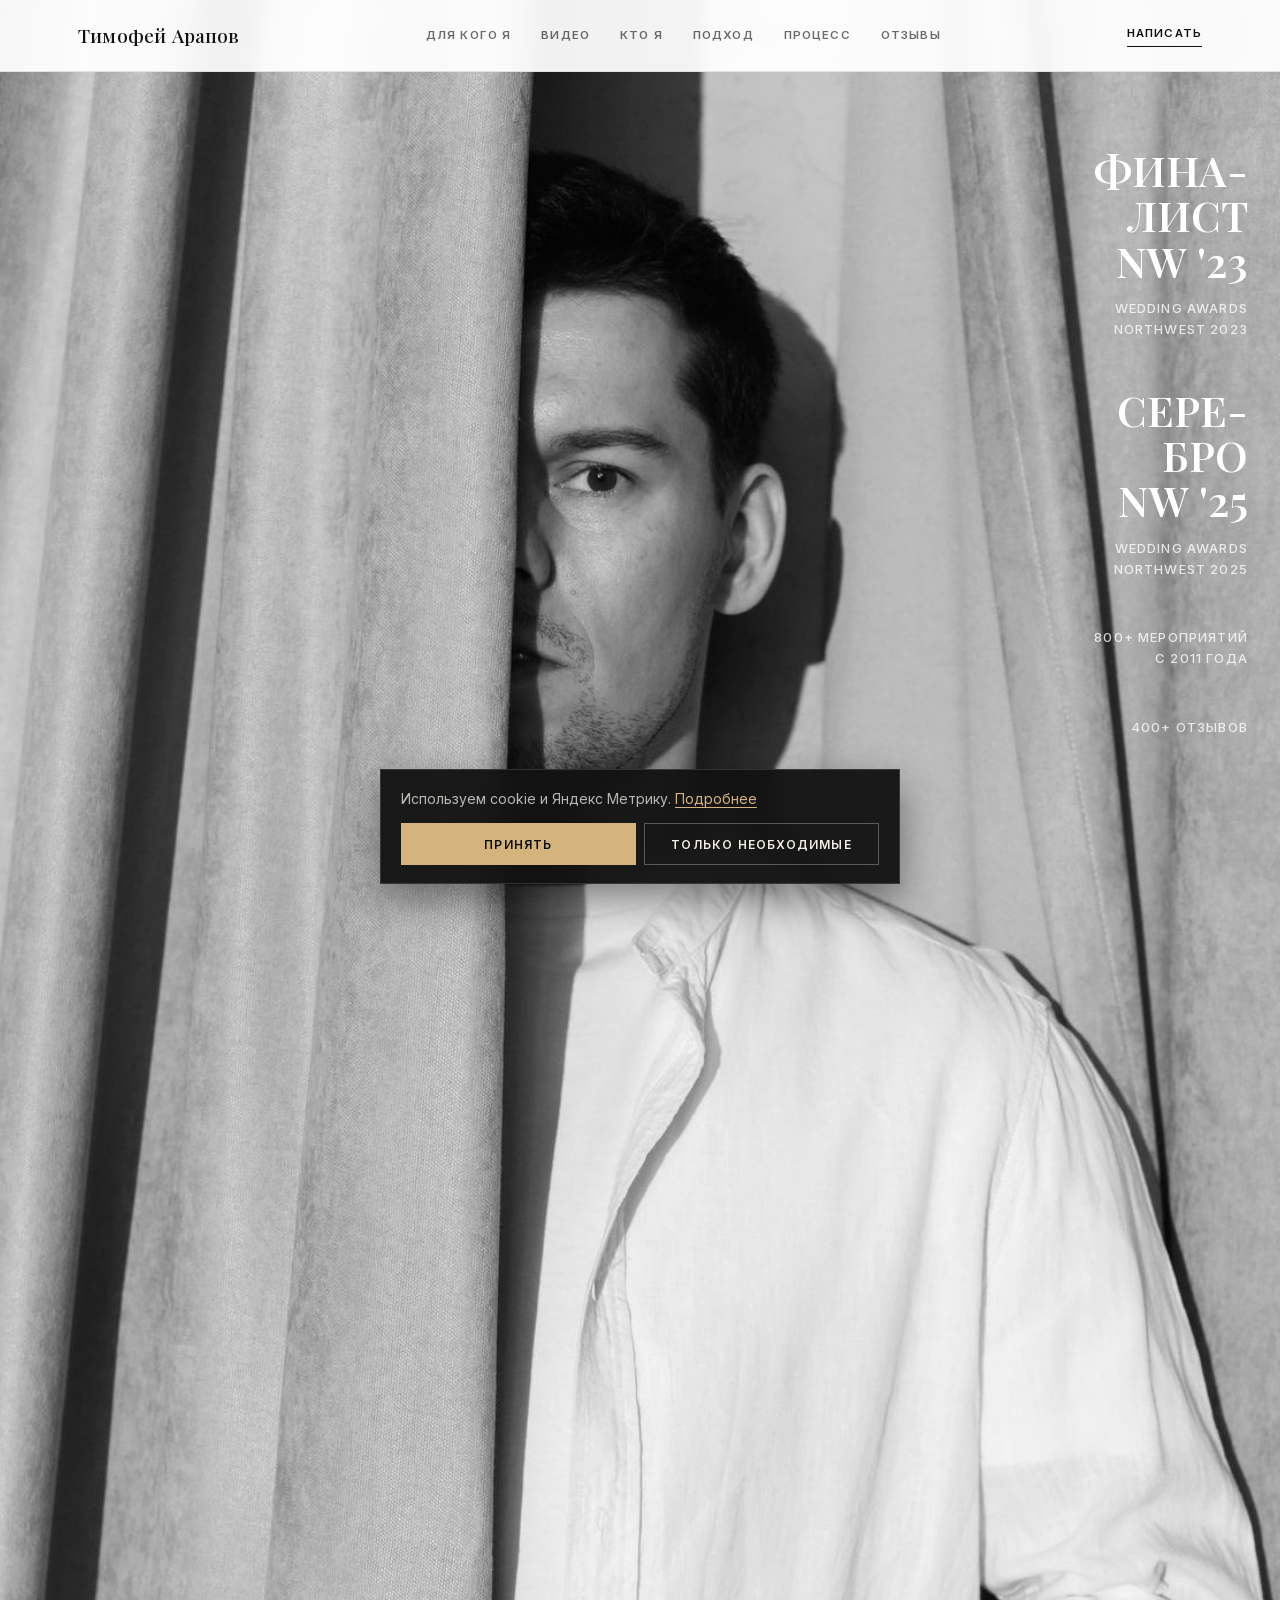
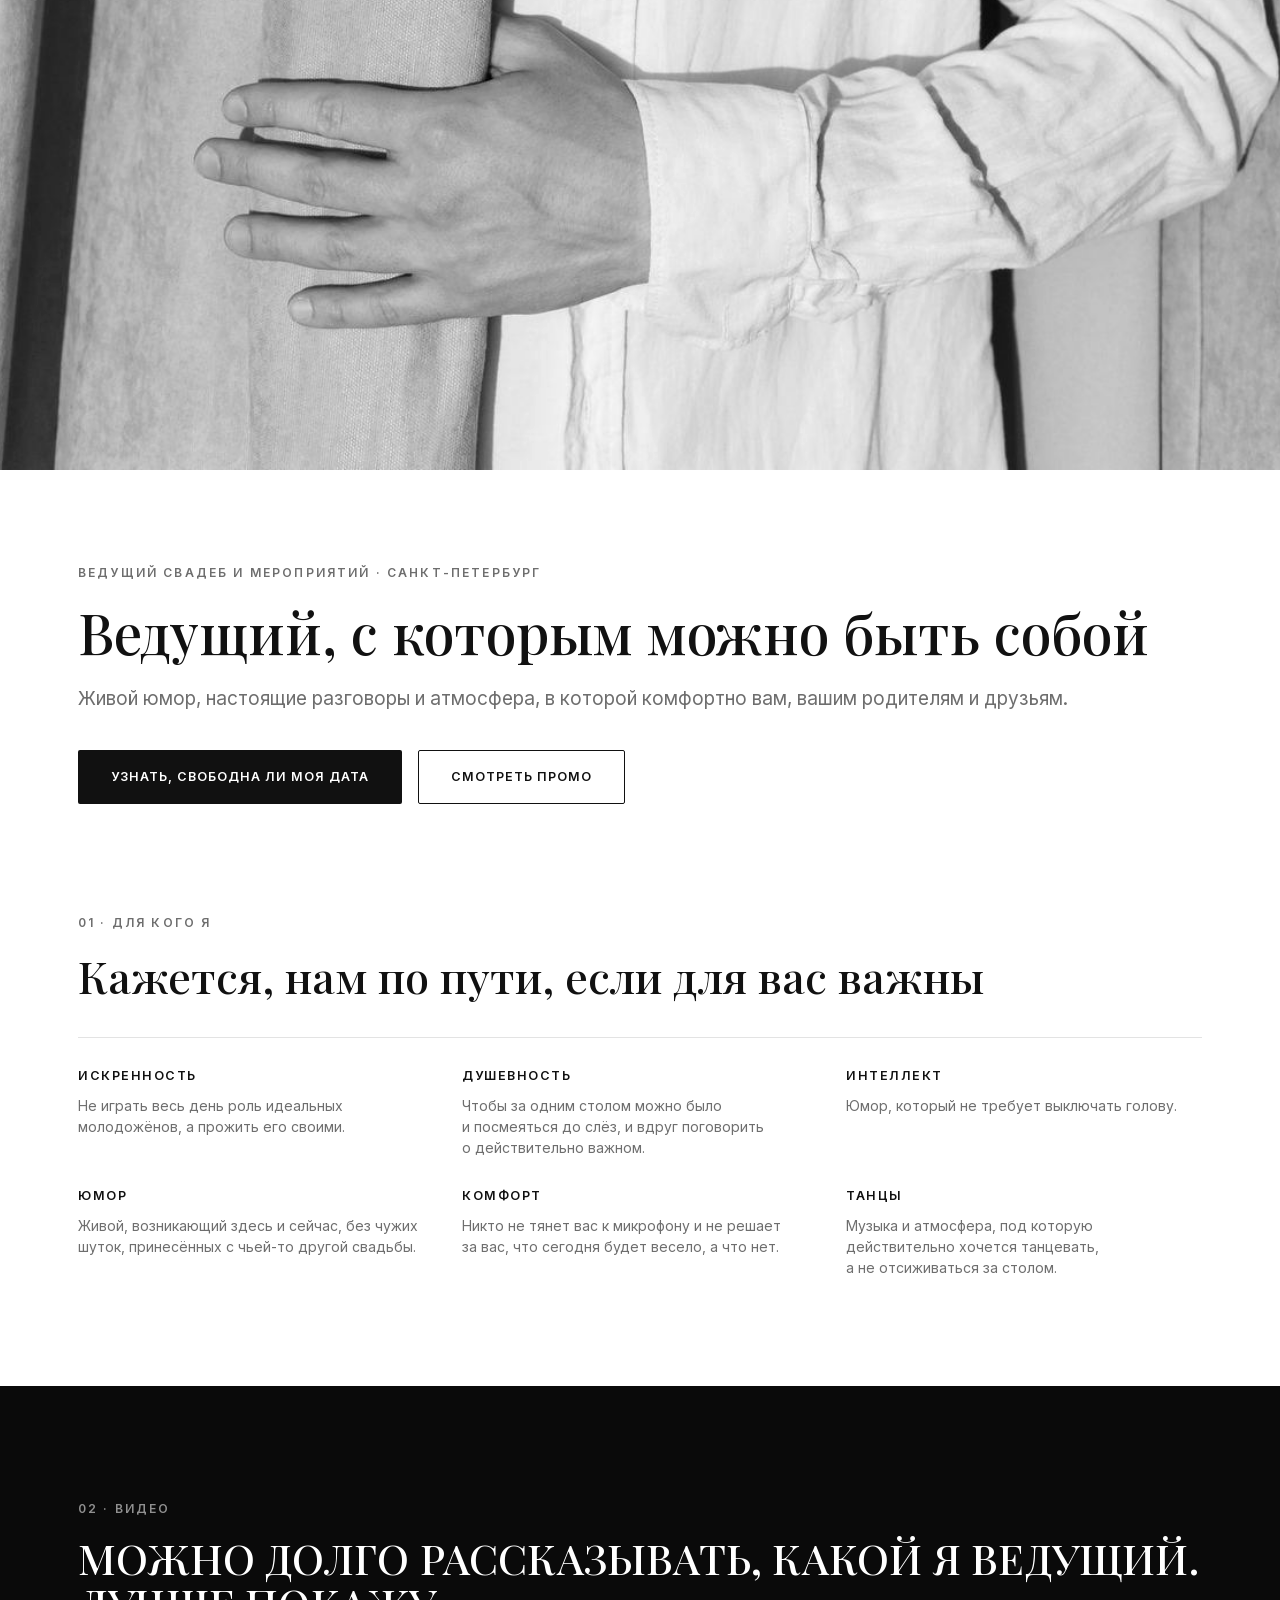
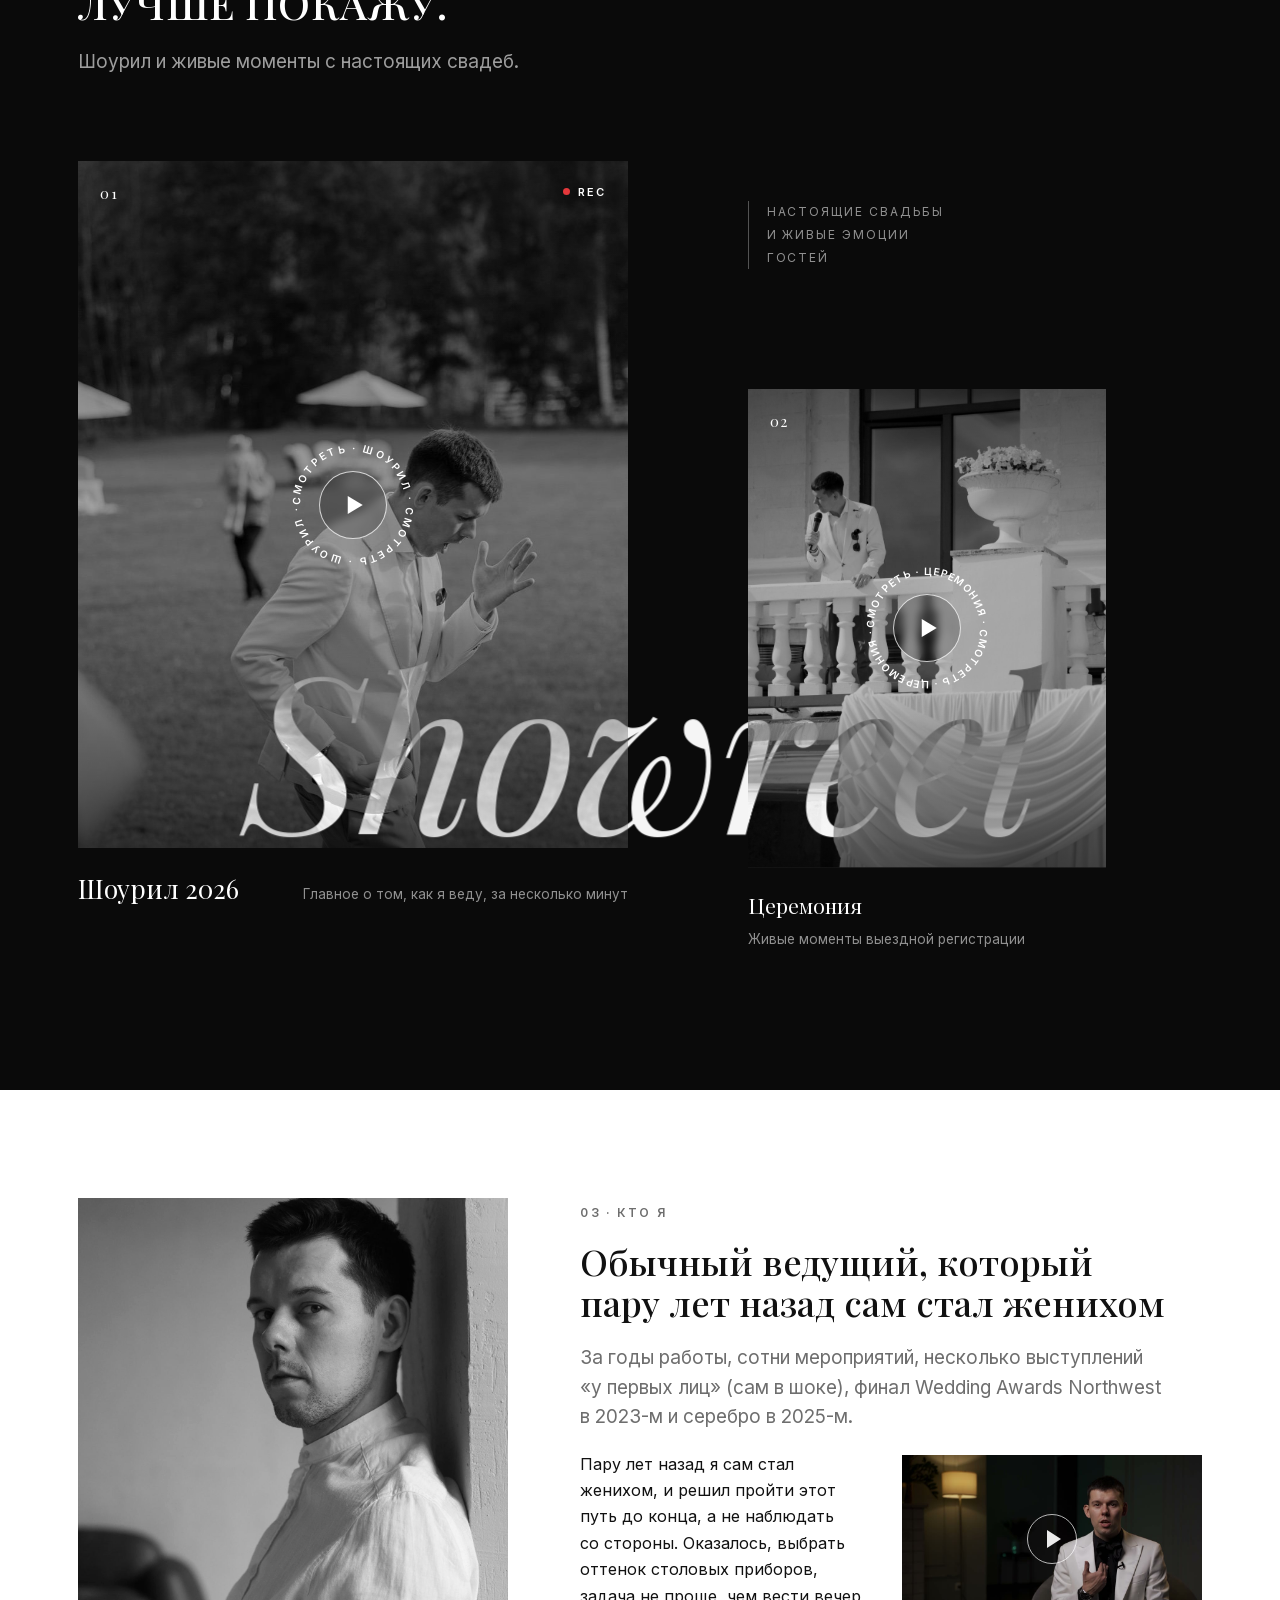
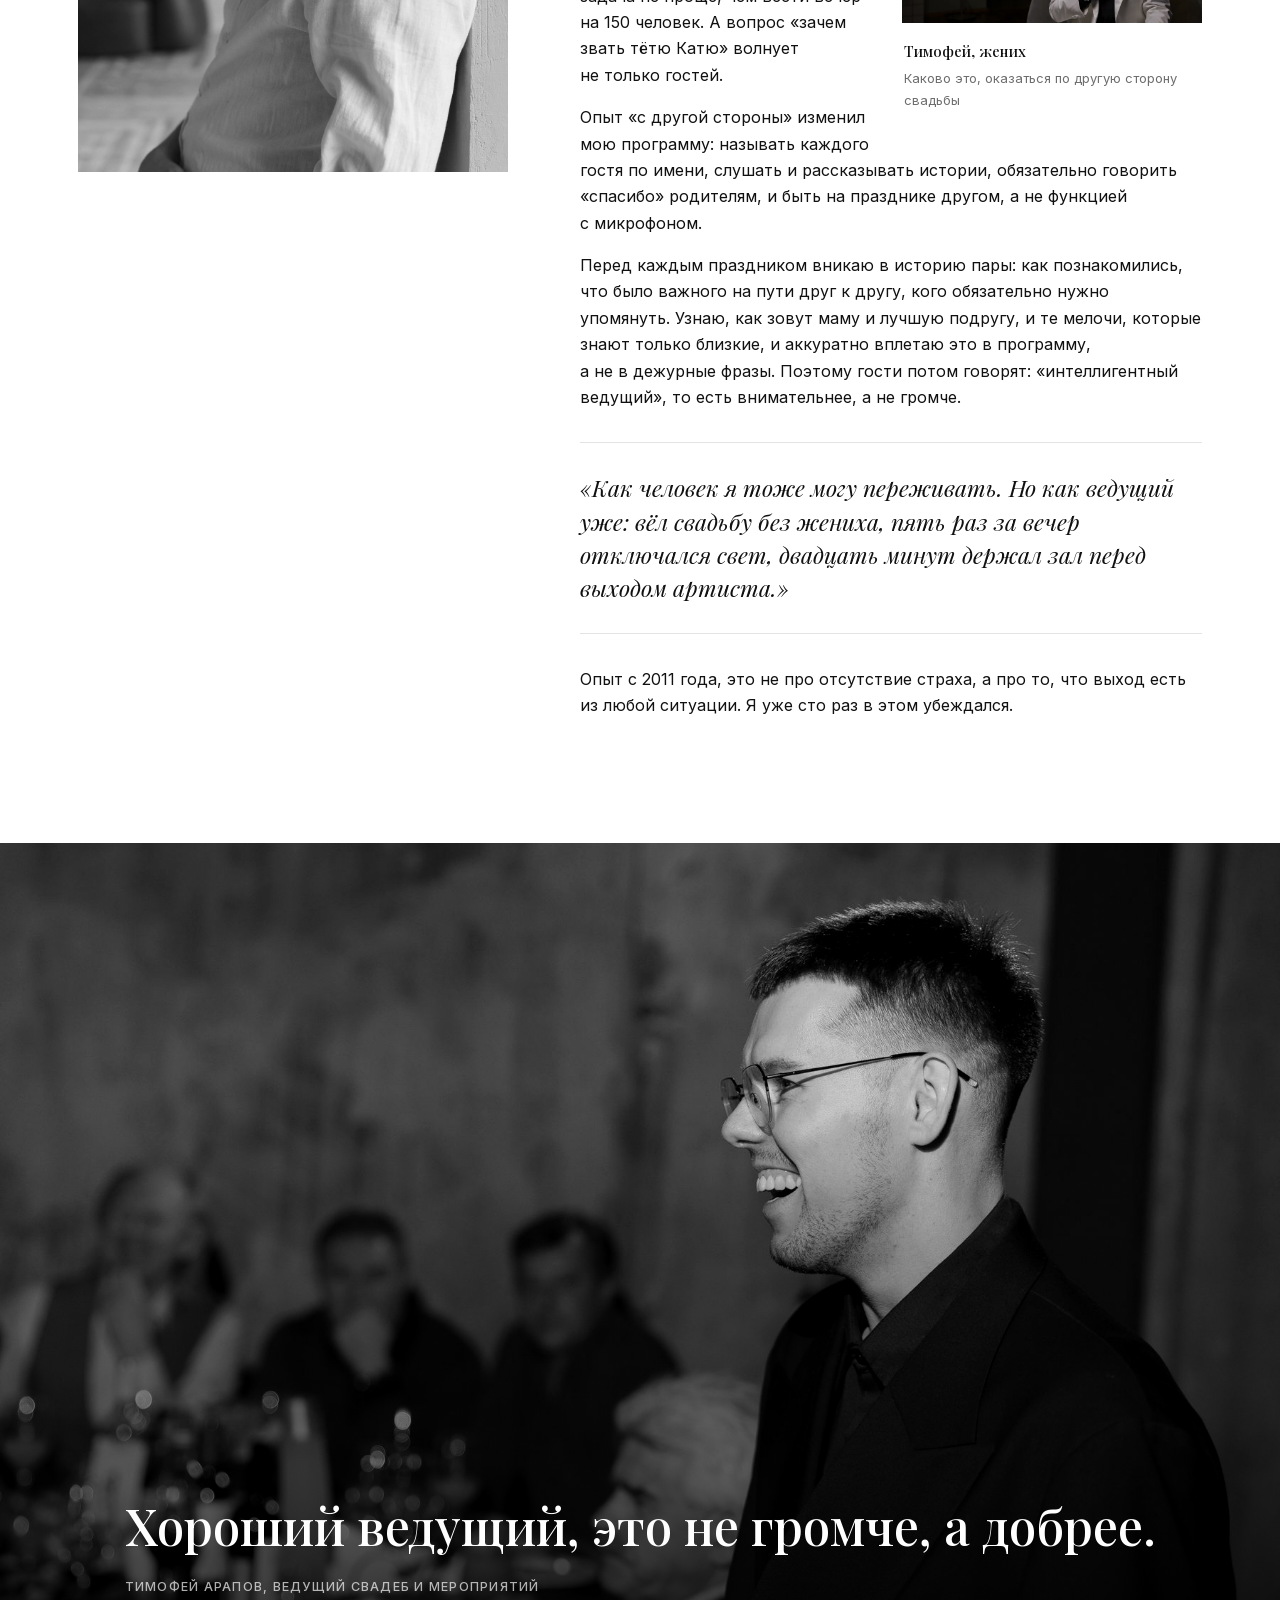
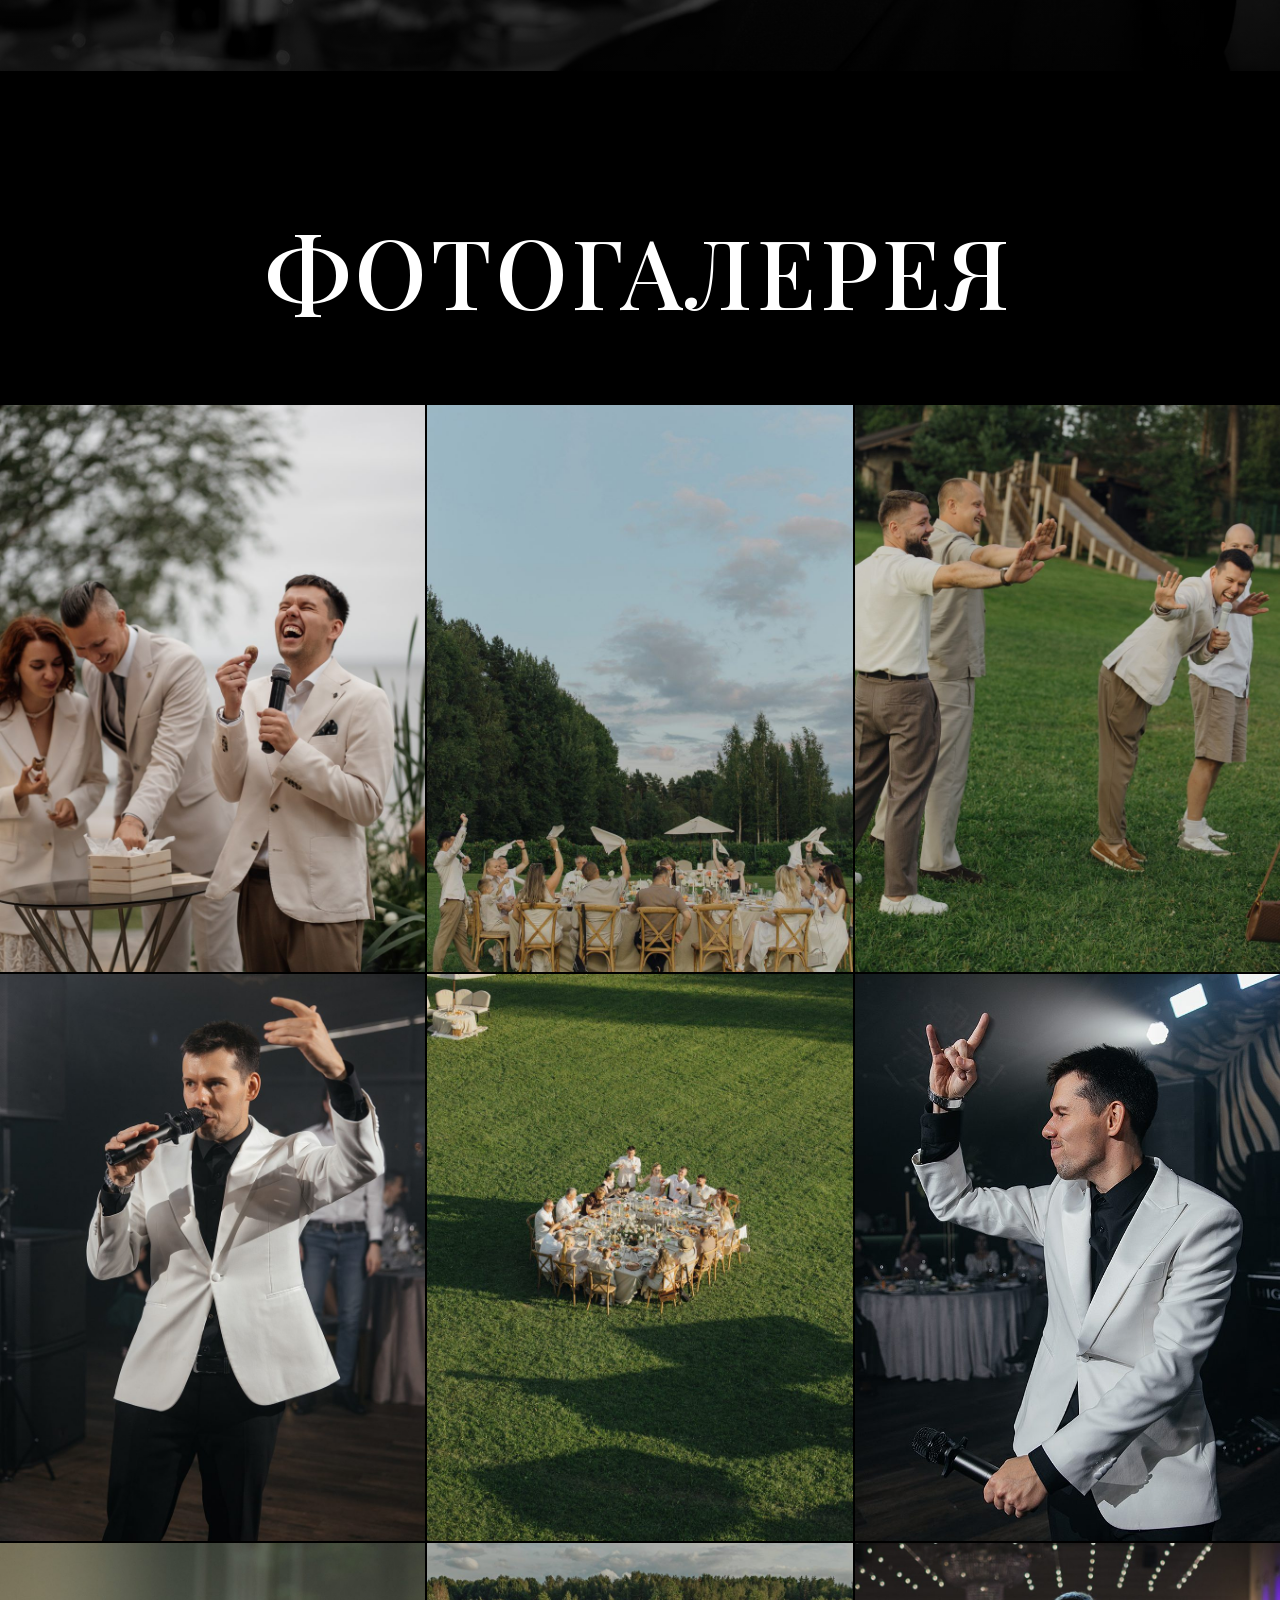
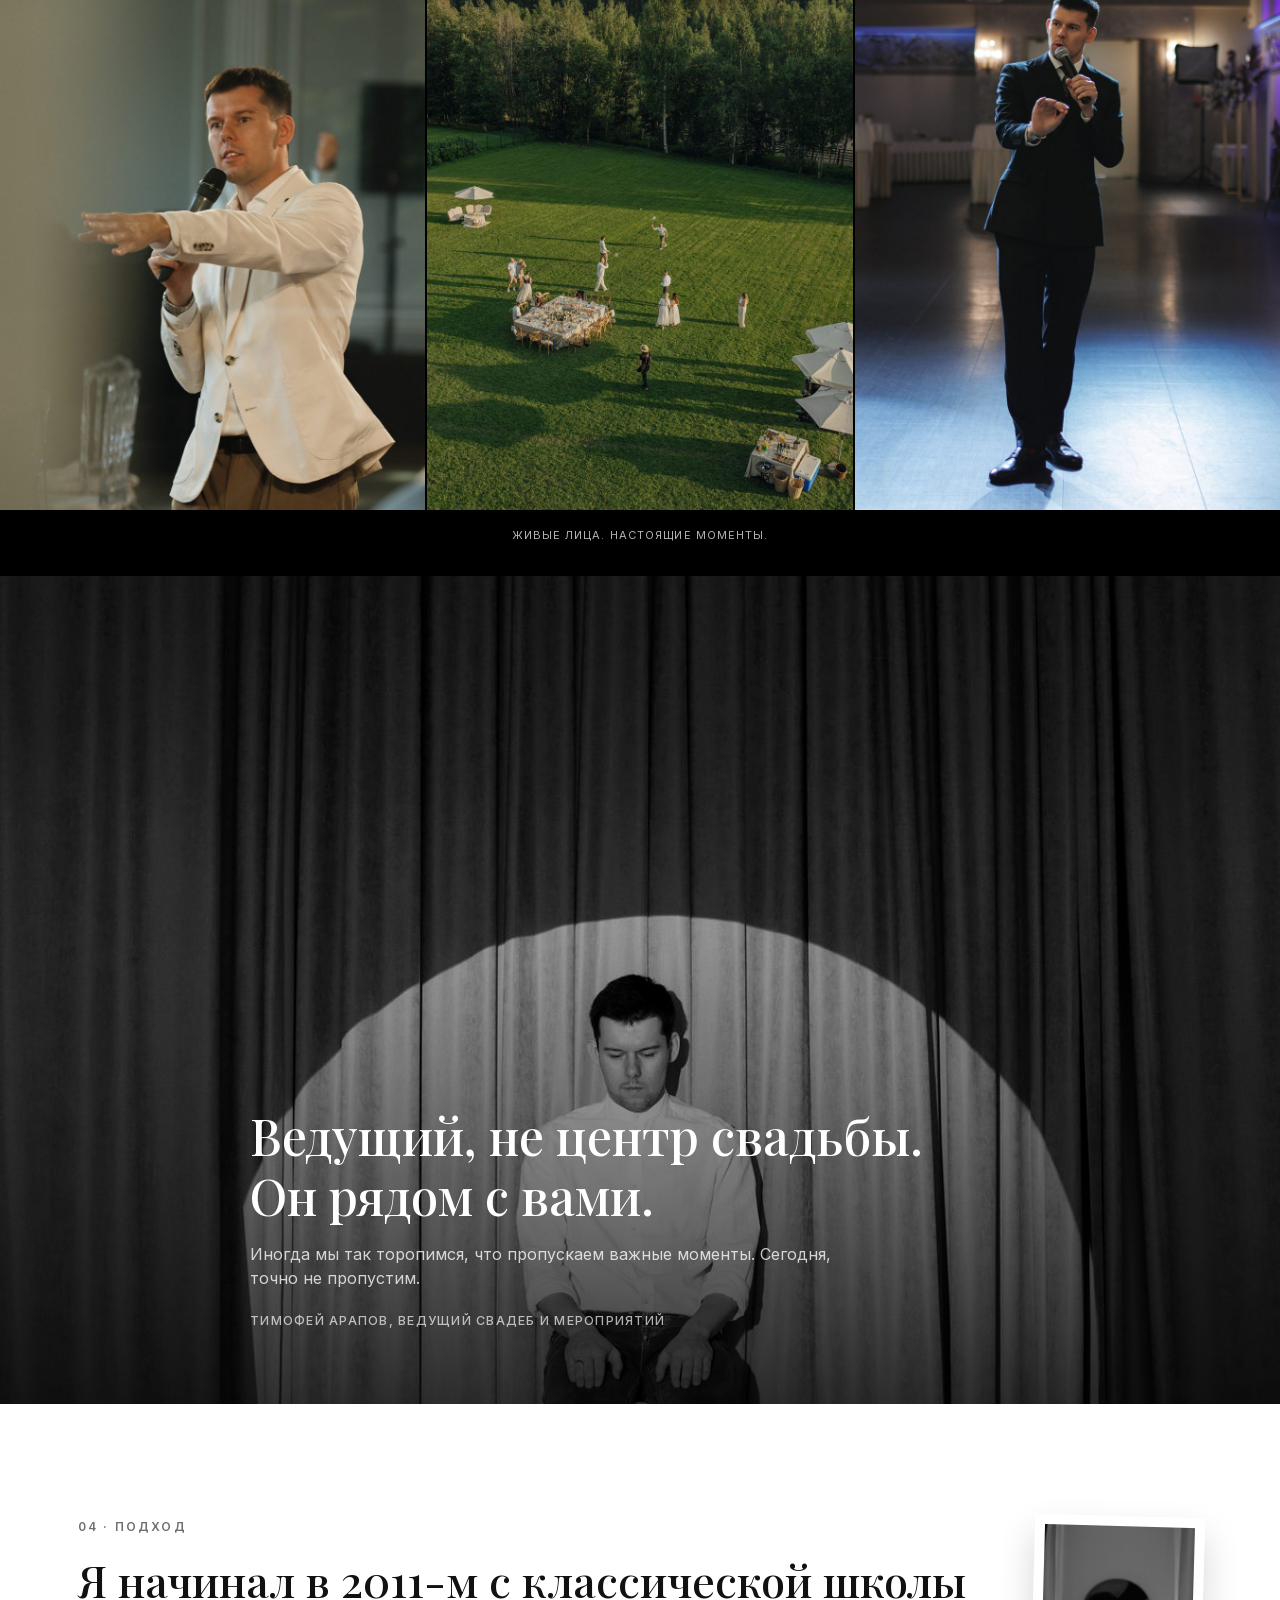
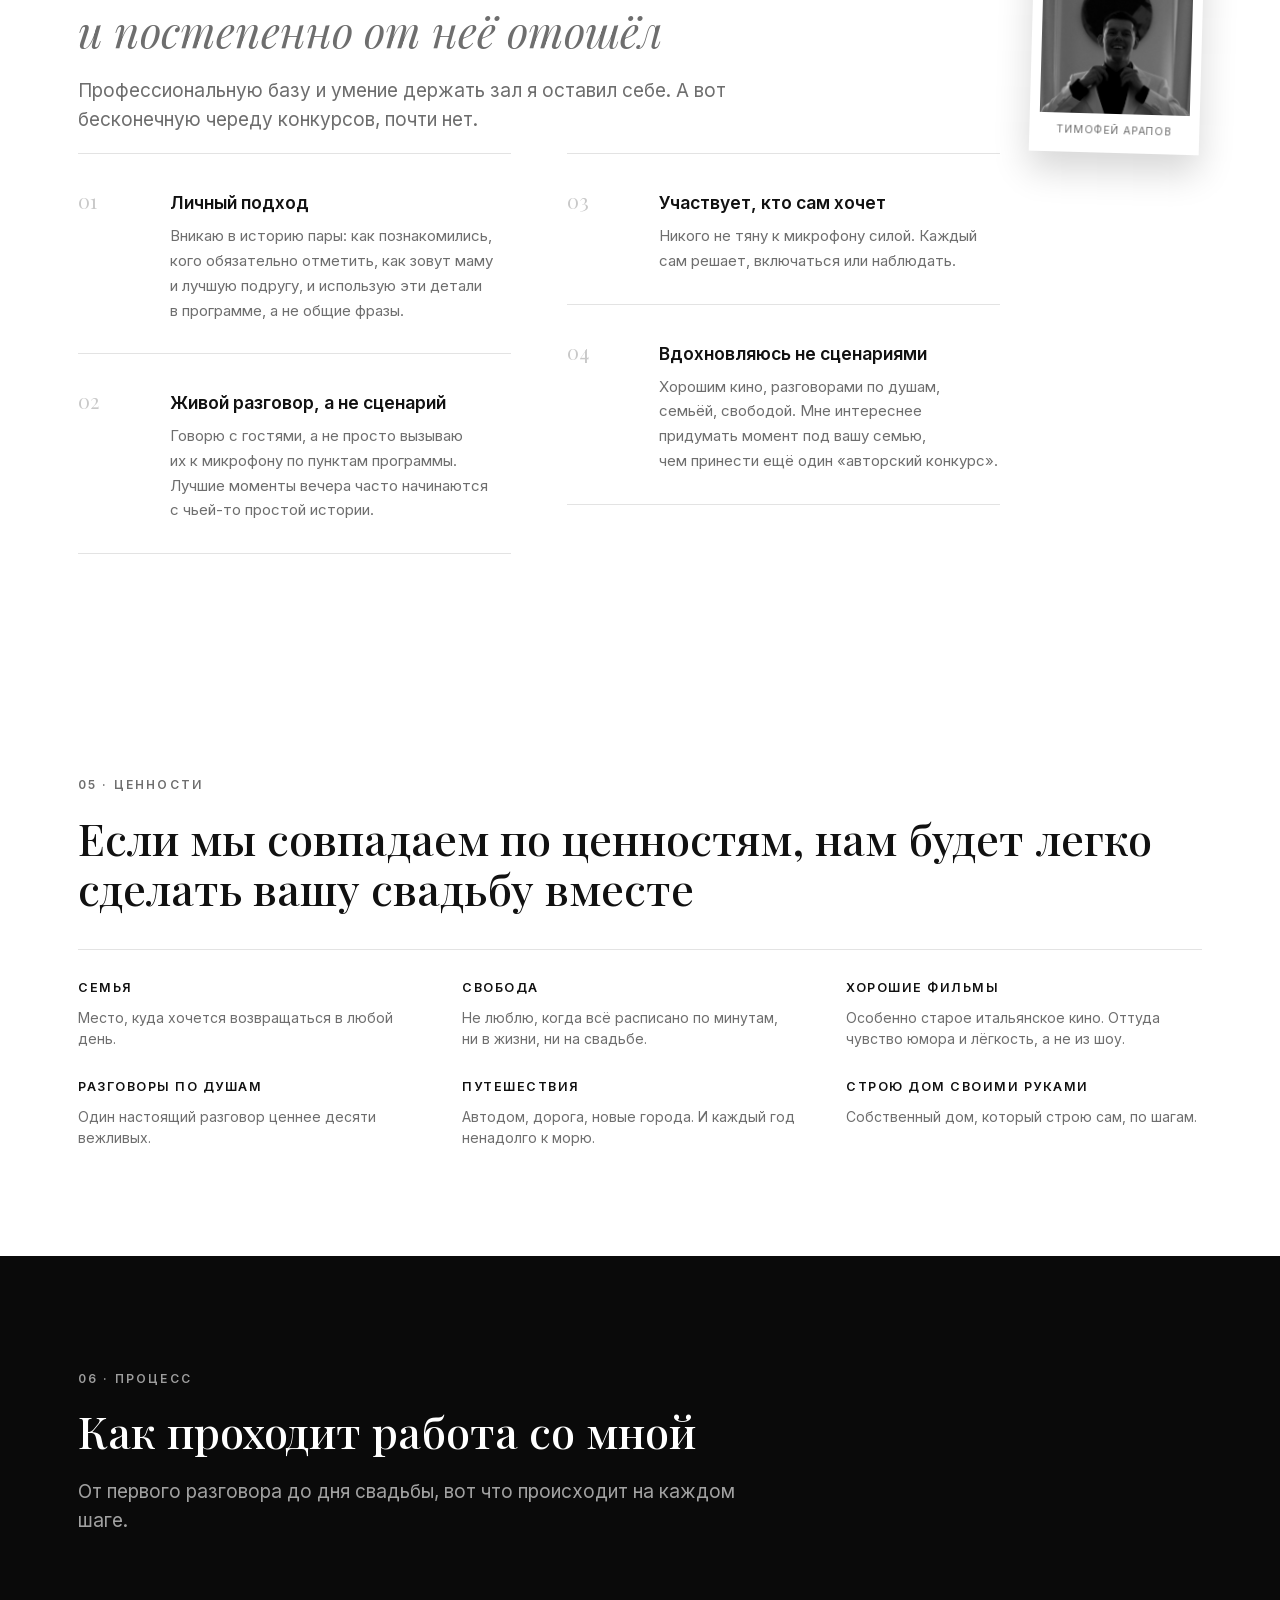
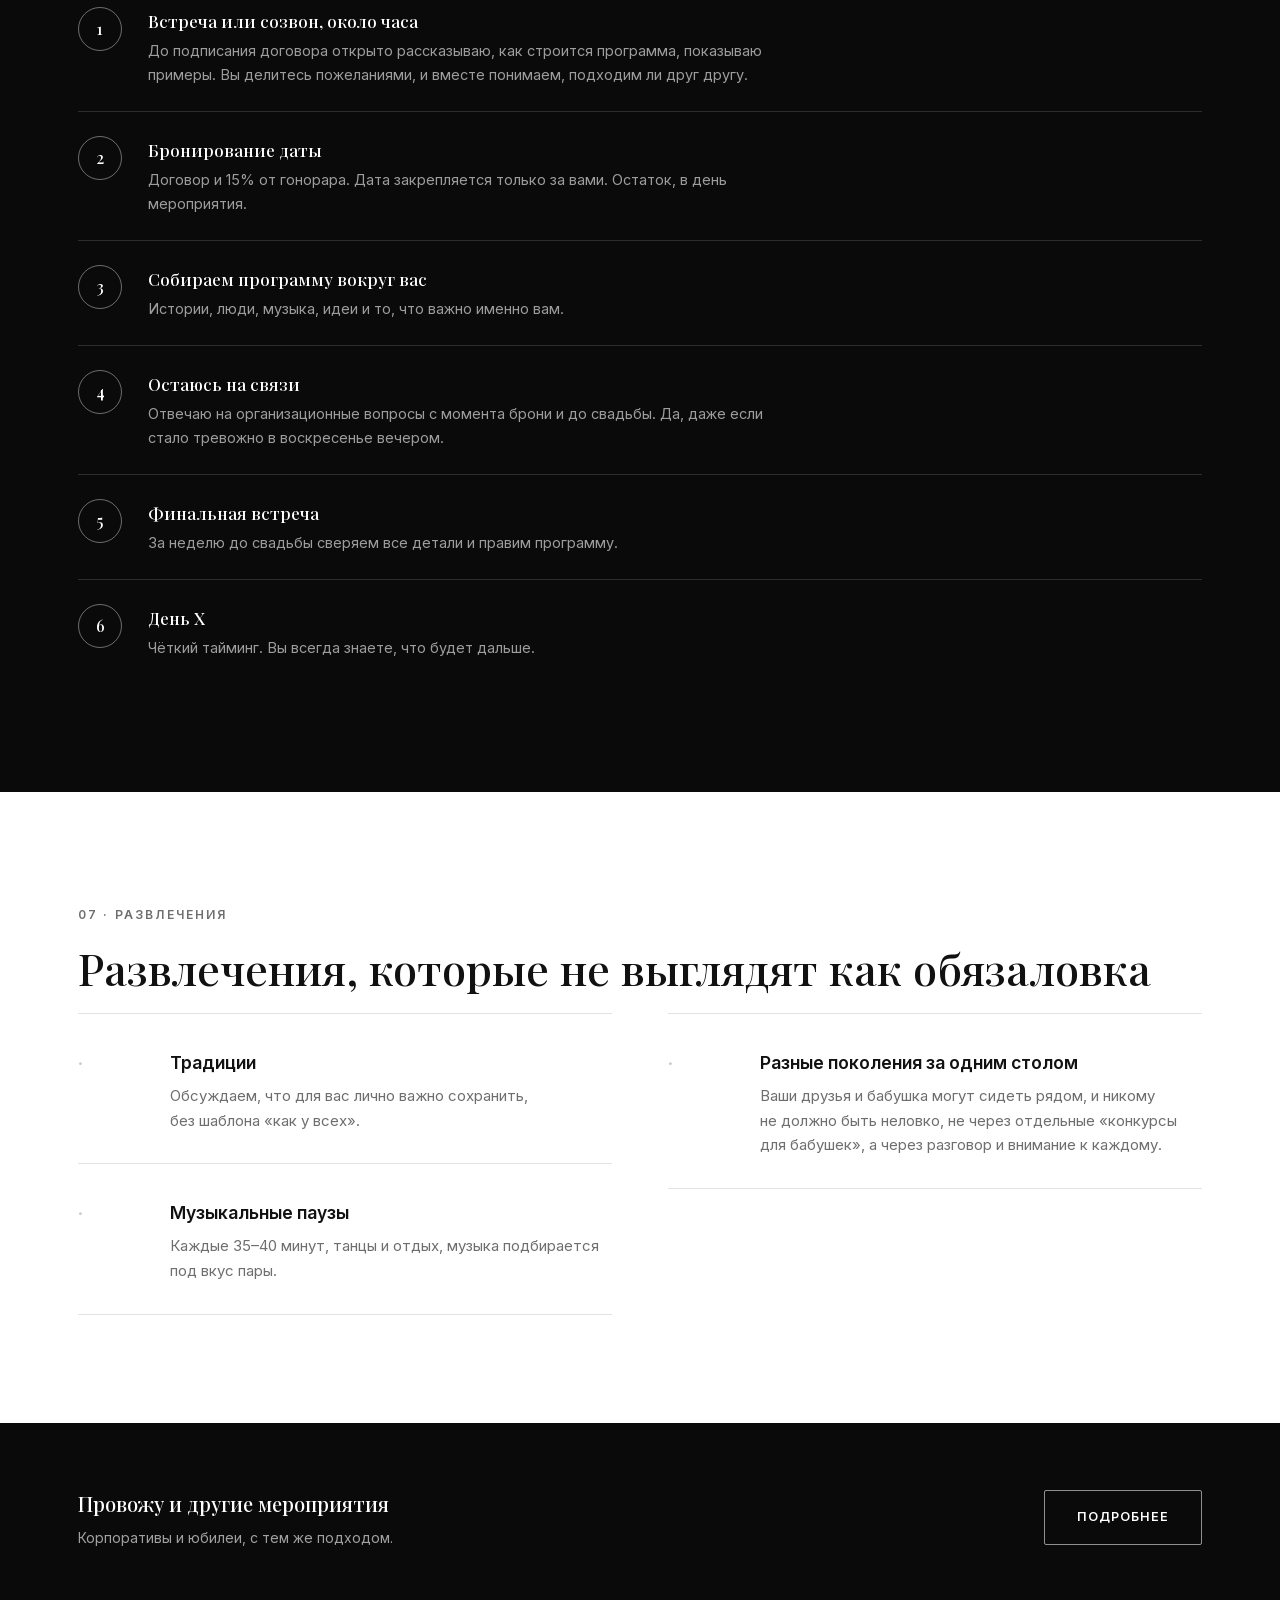
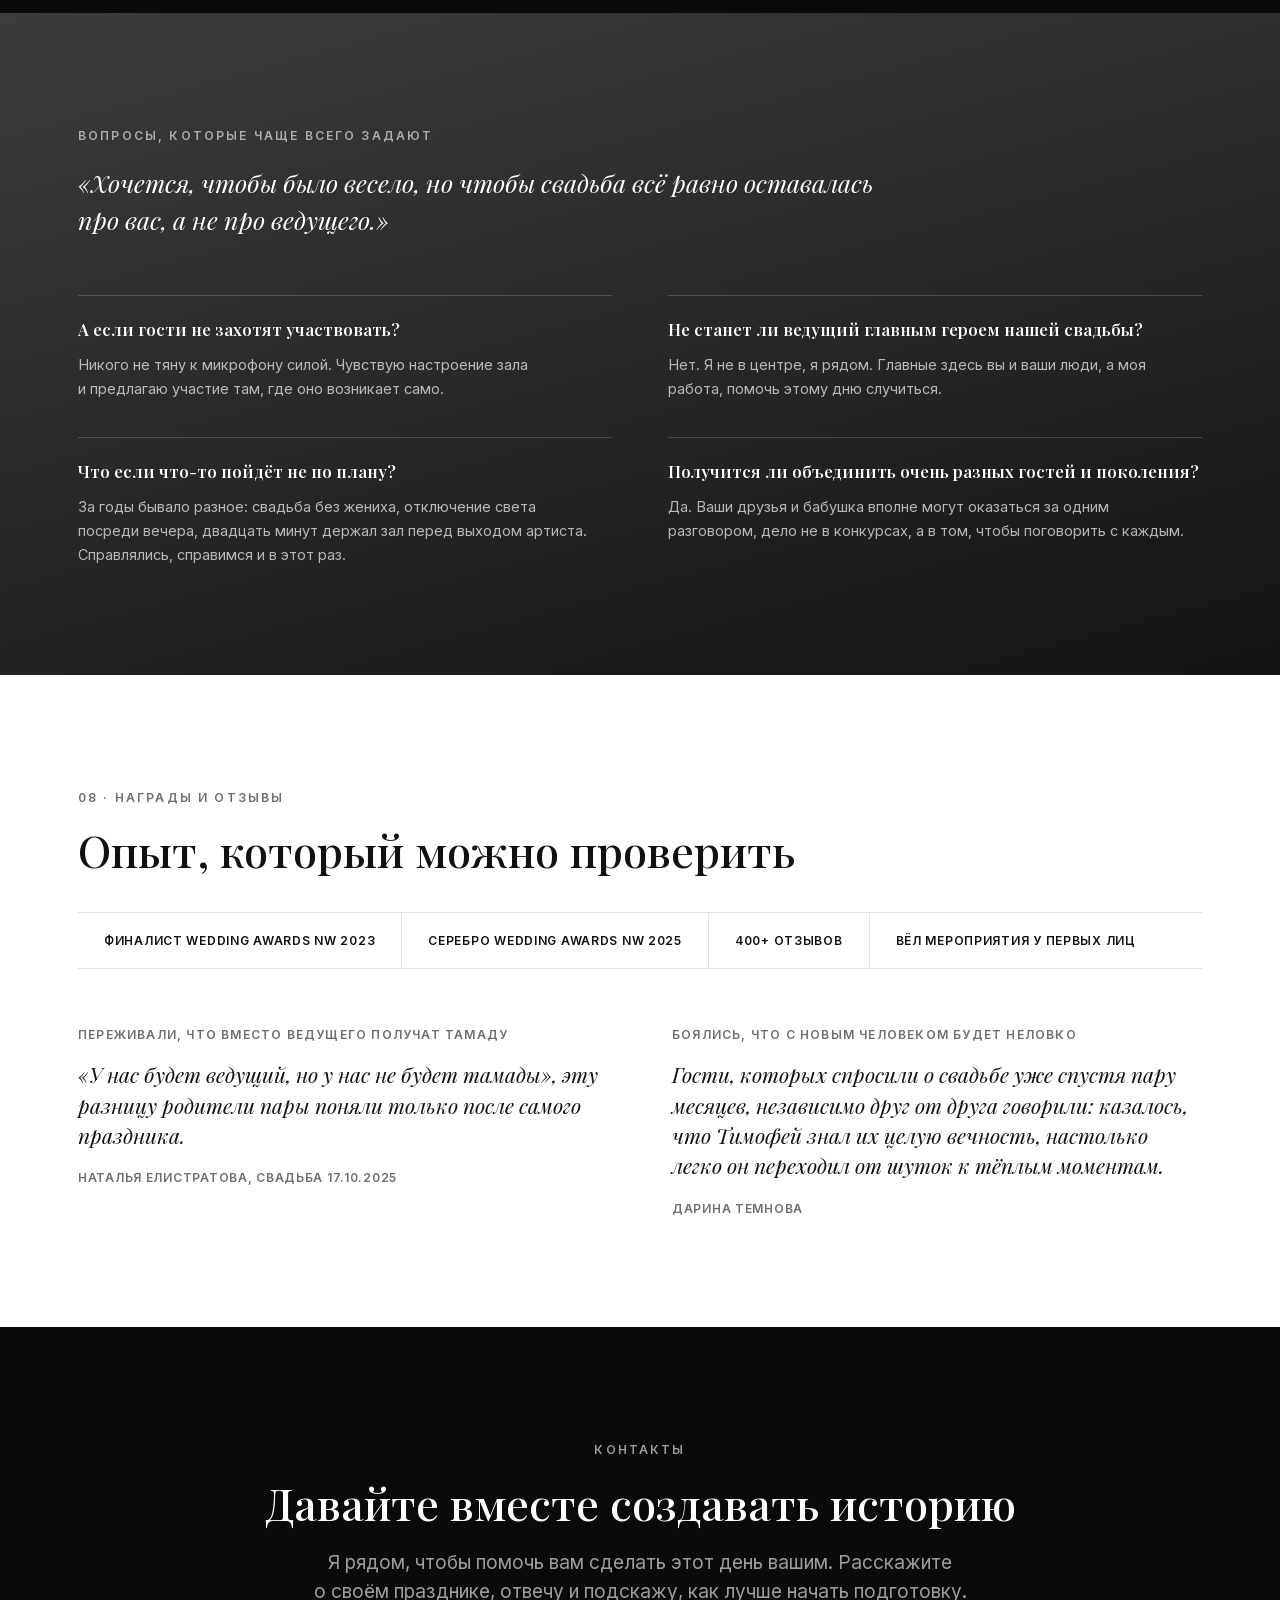
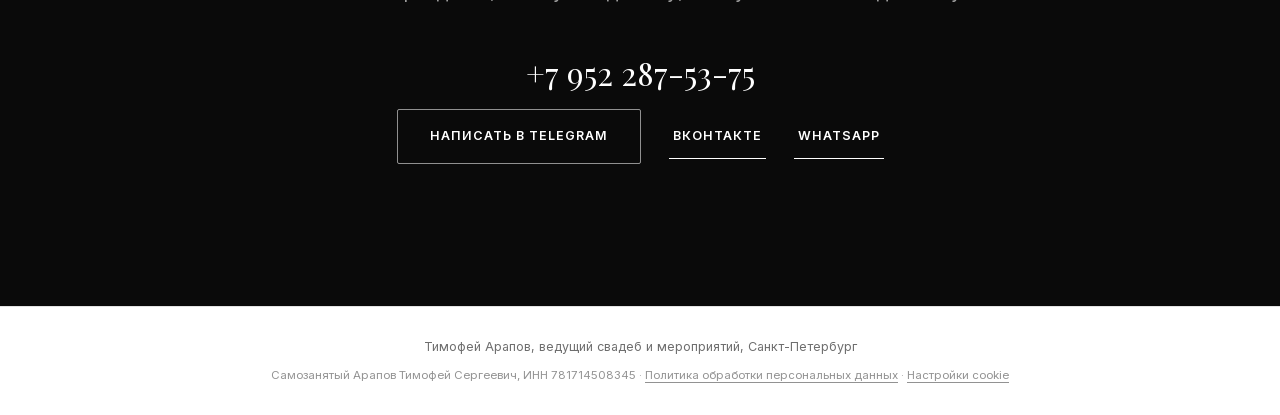
<file: index.html>
<!DOCTYPE html>
<html lang="ru">
<head>
<meta charset="UTF-8">
<script>if(/github\.io$/.test(location.hostname))location.replace("https://arapovtimofey.ru"+location.pathname.replace(/^\/timofey-arapov/,"")+location.hash);</script>

<meta name="viewport" content="width=device-width, initial-scale=1.0">
<link rel="icon" href="/favicon.ico" sizes="any">
<link rel="icon" type="image/png" sizes="96x96" href="/favicon-96.png">
<link rel="apple-touch-icon" href="/apple-touch-icon.png">
<title>Тимофей Арапов, ведущий свадеб и мероприятий, Санкт-Петербург</title>
<meta name="description" content="Тимофей Арапов, ведущий свадеб и мероприятий в Санкт-Петербурге с 2011 года. Живой юмор, настоящий контакт с гостями и атмосфера, в которой можно быть собой.">
<link rel="canonical" href="https://arapovtimofey.ru/">
<meta property="og:type" content="website">
<meta property="og:url" content="https://arapovtimofey.ru/">
<meta property="og:title" content="Тимофей Арапов, ведущий свадеб и мероприятий">
<meta property="og:description" content="Ведущий свадеб и мероприятий в Санкт-Петербурге с 2011 года. Живой юмор и настоящий контакт с гостями.">
<meta property="og:image" content="https://arapovtimofey.ru/images/hero-timofey.jpg">
<link rel="stylesheet" href="fonts/fonts.css">
<script src="cookie-consent.js" defer></script>
<style>
  :root{
    --bg:#FFFFFF;
    --ink:#111111;
    --muted:#6E6E6E;
    --line:#E3E3E3;
    --black:#0A0A0A;
    --off:#F5F5F4;
    --radius:2px;
  }
  *{box-sizing:border-box;}
  html{scroll-behavior:smooth;}
  @media (prefers-reduced-motion: reduce){
    html{scroll-behavior:auto;}
    .reel-play svg,.reel-tag i{animation:none !important;}
  }
  body{
    margin:0;
    font-family:'Inter',system-ui,sans-serif;
    color:var(--ink);
    background:var(--bg);
    line-height:1.65;
  }
  h1,h2,h3,.serif{font-family:'Playfair Display',serif;font-weight:500;}
  a{color:inherit;text-decoration:none;}
  img{max-width:100%;display:block;}
  .bw{filter:grayscale(1) contrast(1.06) brightness(.98);}
  .wrap{max-width:1180px;margin:0 auto;padding:0 28px;}
  section{padding:108px 0;}
  .eyebrow{
    display:inline-block;
    font-size:12px;
    letter-spacing:.18em;
    text-transform:uppercase;
    color:var(--muted);
    font-weight:600;
    margin-bottom:18px;
  }
  h2{font-size:clamp(30px,4vw,44px);margin:0 0 20px;color:var(--ink);font-weight:500;line-height:1.14;}
  .lead{font-size:19px;color:var(--muted);max-width:660px;line-height:1.55;}

  /* NAV */
  header{
    position:fixed;top:0;left:0;right:0;z-index:50;
    background:rgba(255,255,255,.94);
    backdrop-filter:blur(8px);
    border-bottom:1px solid var(--line);
  }
  nav{
    max-width:1180px;margin:0 auto;padding:20px 28px;
    display:flex;align-items:center;justify-content:space-between;
  }
  .logo{font-family:'Playfair Display',serif;font-size:19px;font-weight:500;color:var(--ink);letter-spacing:.01em;}
  .nav-links{display:flex;gap:30px;font-size:11.5px;font-weight:600;letter-spacing:.1em;text-transform:uppercase;}
  .nav-links a{color:var(--ink);opacity:.62;transition:.2s;}
  .nav-links a:hover{opacity:1;}
  .nav-cta{font-size:11.5px;font-weight:600;letter-spacing:.1em;text-transform:uppercase;border-bottom:1px solid var(--ink);padding-bottom:3px;}
  .nav-cta-mobile{display:none;}
  .btn{
    display:inline-block;padding:16px 32px;border-radius:var(--radius);
    font-weight:600;font-size:12.5px;letter-spacing:.08em;text-transform:uppercase;
    transition:.2s;border:1px solid transparent;
  }
  .btn-primary{background:var(--ink);color:#fff;}
  .btn-primary:hover{background:#000;}
  .btn-ghost-dark{border-color:rgba(255,255,255,.55);color:#fff;}
  .btn-ghost-dark:hover{background:rgba(255,255,255,.12);}
  .text-link{font-size:12.5px;font-weight:600;letter-spacing:.08em;text-transform:uppercase;border-bottom:1px solid currentColor;padding-bottom:3px;}
  .menu-toggle{display:none;background:none;border:none;font-size:22px;cursor:pointer;color:var(--ink);}

  /* HERO */
  .hero{
    position:relative;height:230vh;overflow:hidden;background:#000;
  }
  .hero img{position:absolute;inset:0;width:100%;height:100%;object-fit:cover;object-position:center top;}
  .hero-badges{
    position:absolute;top:148px;right:32px;z-index:2;text-align:right;
    display:flex;flex-direction:column;gap:48px;max-width:280px;
  }
  .badge-big .badge-title{
    font-family:'Playfair Display',serif;font-weight:600;font-size:clamp(26px,3.4vw,42px);
    letter-spacing:0;text-transform:uppercase;line-height:1.08;color:#fff;margin-bottom:14px;
    white-space:nowrap;
  }
  .badge-big .badge-cap,.badge-stat{
    font-size:13px;letter-spacing:.09em;text-transform:uppercase;
    color:rgba(255,255,255,.78);line-height:1.6;font-weight:500;
  }

  /* CUSTOM CURSOR */
  @media (hover:hover) and (pointer:fine){
    a,button{cursor:none;}
    .cursor-trail{
      position:fixed;inset:0;width:100vw;height:100vh;
      pointer-events:none;z-index:9999;mix-blend-mode:difference;opacity:0;
      transition:opacity .2s;
    }
  }

  /* INTRO (headline below hero photo) */
  .intro{padding-top:88px;padding-bottom:48px;}
  #for-you{padding-top:56px;}
  .intro h1{font-size:clamp(34px,5vw,56px);line-height:1.1;margin:0 0 22px;color:var(--ink);max-width:760px;}
  .intro .lead{margin-bottom:36px;}
  .hero-actions{display:flex;gap:16px;flex-wrap:wrap;}
  .btn-ghost{border-color:var(--ink);color:var(--ink);}
  .btn-ghost:hover{background:var(--ink);color:#fff;}

  /* FOR-YOU / VALUES GRID (reused for "Для кого я" and "Ценности") */
  .values-grid{
    display:grid;grid-template-columns:repeat(3,1fr);gap:28px;margin-top:36px;padding-top:28px;
    border-top:1px solid var(--line);
  }
  .values-grid h4{
    margin:0 0 8px;font-size:12.5px;letter-spacing:.12em;text-transform:uppercase;font-weight:600;color:var(--ink);
  }
  .values-grid p{margin:0;font-size:14px;color:var(--muted);line-height:1.5;}
  @media (max-width:680px){.values-grid{grid-template-columns:1fr;gap:20px;}}

  /* ABOUT */
  .about .wrap{display:grid;grid-template-columns:.9fr 1.3fr;gap:72px;align-items:start;}
  .about-photo{overflow:hidden;position:sticky;top:130px;}
  .about-photo img{width:100%;height:100%;object-fit:cover;display:block;aspect-ratio:3/4;}
  .pull-quote{
    margin:32px 0;padding:28px 0;border-top:1px solid var(--line);border-bottom:1px solid var(--line);
    font-family:'Playfair Display',serif;font-size:23px;font-weight:400;color:var(--ink);font-style:italic;line-height:1.45;
  }

  /* STATEMENT (big editorial quote over photo) */
  .statement{position:relative;height:92vh;min-height:540px;overflow:hidden;background:#000;padding:0;}
  .statement img{position:absolute;inset:0;width:100%;height:100%;object-fit:cover;}
  .statement::after{
    content:'';position:absolute;inset:0;
    background:linear-gradient(180deg,rgba(0,0,0,.1) 30%,rgba(0,0,0,.78));
  }
  .statement-text{position:relative;z-index:2;height:100%;display:flex;align-items:flex-end;}
  .statement-text .wrap{padding-bottom:72px;}
  .statement-text h2{
    color:#fff;font-size:clamp(28px,4.4vw,50px);max-width:780px;margin:0 0 16px;line-height:1.2;
  }
  .statement-text p{color:rgba(255,255,255,.78);font-size:16px;line-height:1.5;max-width:620px;margin:0 0 16px;}
  .statement-text .cap{
    color:rgba(255,255,255,.68);font-size:12.5px;letter-spacing:.1em;text-transform:uppercase;font-weight:500;
  }
  .statement.statement-sm{height:62vh;min-height:380px;}

  /* SMALL FRAMED PHOTO INSET ("window") */
  .inset-photo{
    float:right;width:170px;margin:4px 0 20px 32px;padding:10px 10px 14px;background:#fff;
    box-shadow:0 18px 34px rgba(0,0,0,.16);transform:rotate(1.6deg);
  }
  .inset-photo img{display:block;width:100%;aspect-ratio:4/5;object-fit:cover;}
  .inset-photo span{display:block;margin-top:8px;font-size:10.5px;letter-spacing:.08em;text-transform:uppercase;color:var(--muted);text-align:center;}
  @media (max-width:680px){.inset-photo{float:none;width:140px;margin:0 auto 22px;}}

  /* SMALL GROOM-PROMO VIDEO INSET */
  .groom-promo{float:right;width:170px;margin:4px 0 20px 32px;}
  .groom-promo .video-thumb{aspect-ratio:9/13;}
  .groom-promo .vinfo{padding:10px 2px 0;}
  .groom-promo .vinfo h4{font-size:13px;}
  .groom-promo .vinfo p{font-size:11.5px;}
  @media (max-width:680px){.groom-promo{float:none;width:160px;margin:0 auto 22px;}}

  /* BIG STATEMENT HEADLINE (graphic typographic treatment) */
  .big-statement{
    font-size:clamp(32px,5vw,60px);line-height:1.06;text-transform:uppercase;
    letter-spacing:.005em;margin:0 0 22px;max-width:760px;
  }

  /* FAQ / GREY EDITORIAL BLOCK */
  .faq{background:linear-gradient(165deg,#3c3c3c,#141414);color:#fff;}
  .faq .eyebrow{color:rgba(255,255,255,.6);}
  .faq-quote{
    font-family:'Playfair Display',serif;font-style:italic;font-weight:400;
    font-size:clamp(19px,2.1vw,25px);line-height:1.5;max-width:800px;margin:0 0 56px;color:#fff;
  }
  .faq-grid{display:grid;grid-template-columns:1fr 1fr;gap:36px 56px;}
  .faq-item{border-top:1px solid rgba(255,255,255,.18);padding-top:20px;}
  .faq-item h4{margin:0 0 10px;font-size:16.5px;font-weight:600;color:#fff;font-family:'Playfair Display',serif;}
  .faq-item p{margin:0;color:rgba(255,255,255,.68);font-size:14.5px;max-width:520px;}

  /* GALLERY */
  .gallery{padding:120px 0 0;background:#000;}
  .gallery-heading{
    text-align:center;color:#fff;font-family:'Playfair Display',serif;font-weight:500;
    text-transform:uppercase;font-size:clamp(40px,8vw,96px);letter-spacing:.04em;
    margin:0 0 56px;
  }
  .gallery-grid{display:grid;grid-template-columns:repeat(3,1fr);gap:2px;}
  .gallery-grid figure{margin:0;aspect-ratio:3/4;overflow:hidden;position:relative;}
  .gallery-grid img{width:100%;height:100%;object-fit:cover;display:block;}
  .gallery-cap{
    text-align:center;font-size:11px;letter-spacing:.1em;text-transform:uppercase;
    color:rgba(255,255,255,.7);padding:16px 8px 32px;background:#000;
  }

  /* VIDEO GRID */
  .video-grid{display:grid;grid-template-columns:repeat(3,1fr);gap:18px;margin-top:44px;}
  .video-grid-2{grid-template-columns:repeat(2,1fr);max-width:640px;}
  .video-thumb{
    aspect-ratio:9/13;background:linear-gradient(160deg,#1a1a1a,#3a3a3a);
    display:flex;align-items:center;justify-content:center;position:relative;
  }
  .play-btn{
    width:50px;height:50px;border-radius:50%;border:1px solid rgba(255,255,255,.7);
    display:flex;align-items:center;justify-content:center;
  }
  .play-btn::after{
    content:'';border-left:14px solid rgba(255,255,255,.92);border-top:9px solid transparent;
    border-bottom:9px solid transparent;margin-left:4px;
  }
  .video-card .vinfo{padding:16px 2px 0;}
  .video-card .vinfo h4{margin:0 0 4px;font-size:15px;font-weight:500;font-family:'Playfair Display',serif;}
  .video-card .vinfo p{margin:0;font-size:13px;color:var(--muted);}

  /* EDITORIAL LIST (diff / ideas) */
  .ed-list{margin-top:8px;}
  .ed-row{
    display:grid;grid-template-columns:64px 1fr;gap:28px;
    padding:30px 0;border-top:1px solid var(--line);align-items:baseline;
  }
  .ed-list .ed-row:last-child{border-bottom:1px solid var(--line);}
  .ed-num{font-family:'Playfair Display',serif;font-size:20px;color:#C9C9C9;font-weight:400;}
  .ed-row h4{margin:0 0 6px;font-size:17.5px;font-weight:600;}
  .ed-row p{margin:0;font-size:15px;color:var(--muted);max-width:620px;}
  .ed-cols{display:grid;grid-template-columns:1fr 1fr;gap:0 56px;}

  /* PROCESS TIMELINE */
  .process{background:var(--black);color:#fff;}
  .process h2,.process .eyebrow{color:#fff;}
  .process .eyebrow{color:rgba(255,255,255,.6);}
  .process .lead{color:rgba(255,255,255,.62);}
  .timeline{margin-top:48px;display:flex;flex-direction:column;gap:0;}
  .tl-item{display:flex;gap:26px;padding:24px 0;border-bottom:1px solid rgba(255,255,255,.14);}
  .tl-item:last-child{border-bottom:none;}
  .tl-num{
    flex:0 0 44px;height:44px;border-radius:50%;border:1px solid rgba(255,255,255,.4);color:#fff;
    display:flex;align-items:center;justify-content:center;font-weight:500;font-family:'Playfair Display',serif;
  }
  .tl-text h4{margin:0 0 4px;font-size:17px;color:#fff;font-weight:500;font-family:'Playfair Display',serif;}
  .tl-text p{margin:0;font-size:14.5px;color:rgba(255,255,255,.6);max-width:640px;}

  /* INTERLUDE BANNER */
  .interlude{background:var(--black);color:#fff;padding:64px 0;}
  .interlude .wrap{
    display:flex;justify-content:space-between;align-items:center;gap:32px;flex-wrap:wrap;
  }
  .interlude h3{margin:0 0 10px;font-size:28px;color:#fff;}
  .interlude p{margin:0;max-width:480px;color:rgba(255,255,255,.62);font-size:15px;}
  .interlude-compact h3{font-size:20px;margin-bottom:6px;}
  .interlude-compact p{font-size:14px;}

  /* AWARDS / REVIEWS */
  .badges-row{
    display:flex;gap:0;flex-wrap:wrap;margin:36px 0 56px;
    border-top:1px solid var(--line);border-bottom:1px solid var(--line);
  }
  .badges-row span{
    padding:18px 26px;font-size:12px;letter-spacing:.06em;text-transform:uppercase;
    font-weight:600;color:var(--ink);
  }
  @media (min-width:861px){
    .badges-row span{border-right:1px solid var(--line);}
    .badges-row span:last-child{border-right:none;}
  }
  .review-grid{display:grid;grid-template-columns:1fr 1fr;gap:64px;}
  .review-card{padding:0;}
  .review-card .fear{
    display:block;margin-bottom:14px;font-size:12px;letter-spacing:.1em;text-transform:uppercase;
    color:var(--muted);font-weight:600;
  }
  .review-card p{
    font-family:'Playfair Display',serif;font-size:21px;font-style:italic;font-weight:400;
    color:var(--ink);margin:0 0 18px;line-height:1.45;
  }
  .review-card .who{font-size:12px;letter-spacing:.06em;text-transform:uppercase;color:var(--muted);font-weight:600;}

  /* GUIDE */
  .guide{
    border-top:1px solid var(--line);border-bottom:1px solid var(--line);padding:56px 0;
    display:flex;align-items:center;justify-content:space-between;gap:40px;flex-wrap:wrap;
  }
  .guide-text{flex:1.4;min-width:280px;}
  .guide-text h3{margin:0 0 10px;font-size:26px;font-weight:500;}
  .guide-text p{margin:0;color:var(--muted);max-width:480px;}
  .guide-cta{flex:0 0 auto;}
  .guide-second{margin-top:20px;}

  /* CONTACT */
  .contact{background:var(--black);color:#fff;text-align:center;}
  .contact h2{color:#fff;}
  .contact .eyebrow{color:rgba(255,255,255,.6);}
  .contact .lead{color:rgba(255,255,255,.6);margin:0 auto 40px;}
  .contact-buttons{display:flex;justify-content:center;gap:28px;flex-wrap:wrap;margin-bottom:34px;align-items:center;}
  .contact .phone{font-family:'Playfair Display',serif;font-size:32px;color:#fff;margin-bottom:10px;font-weight:400;}

  footer{padding:30px 0;text-align:center;font-size:12.5px;color:var(--muted);background:var(--bg);border-top:1px solid var(--line);}

  @media (max-width:860px){
    .nav-links,.nav-cta{display:none;}
    .menu-toggle{display:block;}
    .nav-links{
      position:fixed;top:65px;left:0;right:0;height:calc(100vh - 65px);height:calc(100dvh - 65px);
      flex-direction:column;align-items:stretch;gap:0;
      background:#fff;padding:4px 28px 28px;overflow-y:auto;
      border-top:1px solid var(--line);
    }
    .nav-links a{width:100%;padding:17px 0;border-bottom:1px solid var(--line);opacity:1;font-size:13.5px;}
    .nav-cta-mobile{display:block;padding:19px 0 0;font-size:13.5px;}
    .about .wrap{grid-template-columns:1fr;}
    .about-photo{max-width:340px;position:static;margin:0 auto;}
    .hero{height:150vh;}
    .video-grid{
      display:flex;grid-template-columns:none;flex-wrap:nowrap;
      overflow-x:auto;overflow-y:hidden;scroll-snap-type:x mandatory;
      -webkit-overflow-scrolling:touch;scrollbar-width:none;
    }
    .video-grid::-webkit-scrollbar{display:none;}
    .video-card{flex:0 0 78%;scroll-snap-align:start;}
    .gallery-grid{
      display:flex;grid-template-columns:none;flex-wrap:nowrap;
      overflow-x:auto;overflow-y:hidden;scroll-snap-type:x mandatory;
      -webkit-overflow-scrolling:touch;scrollbar-width:none;
    }
    .gallery-grid::-webkit-scrollbar{display:none;}
    .gallery-grid figure{flex:0 0 82%;scroll-snap-align:center;}
    .ed-cols{grid-template-columns:1fr;}
    .review-grid{grid-template-columns:1fr;gap:40px;}
    .hero-badges{display:none;}
    .interlude .wrap{flex-direction:column;align-items:flex-start;text-align:left;}
    .guide{flex-direction:column;align-items:flex-start;text-align:left;}
    .badges-row{flex-direction:column;}
    .badges-row span{width:100%;border-bottom:1px solid var(--line);}
    .badges-row span:last-child{border-bottom:none;}
    .faq-grid{grid-template-columns:1fr;gap:28px;}
    .statement{height:78vh;}
    .statement.statement-sm{height:54vh;}
  }
  @media (max-width:560px){
    .wrap{padding:0 20px;}
    .lead{font-size:16.5px;}
    .video-card{flex:0 0 86%;}
    section{padding:64px 0;}
    .hero{height:118vh;}
    .hero-badges{top:96px;right:20px;}
    .intro{padding-top:64px;padding-bottom:28px;}
    #for-you{padding-top:36px;}
    .statement{height:64vh;min-height:400px;}
    .statement.statement-sm{height:48vh;min-height:320px;}
    .statement-text .wrap{padding-bottom:32px;}
    .gallery-grid figure{flex:0 0 88%;}
    .gallery{padding-top:64px;}
    .gallery-heading{font-size:clamp(28px,11vw,40px);padding:0 16px;margin-bottom:28px;}
    .values-grid{margin-top:28px;padding-top:24px;}
    .ed-row{grid-template-columns:40px 1fr;gap:18px;}
    .badges-row span{padding:14px 16px;font-size:11px;}
  }

  /* TYPOGRAPHY: forced line counts on desktop */
  .one-line{max-width:none !important;}
  .intro h1.one-line,.statement-text h2.one-line{white-space:nowrap;}
  .big-statement{max-width:none;font-size:clamp(24px,calc((100vw - 72px) / 27.5),42px);}
  .about-title{font-size:clamp(28px,2.9vw,36px);}
  .approach-title em{font-style:italic;font-weight:400;color:var(--muted);}
  @media (max-width:860px){
    .intro h1.one-line,.statement-text h2.one-line{white-space:normal;}
    .br-desk{display:none;}
    .big-statement{font-size:clamp(30px,8.4vw,44px);}
  }
  .contact-alt{display:flex;gap:28px;align-items:center;justify-content:center;}
  .nowrap{white-space:nowrap;}
  @media (max-width:560px){
    .contact-buttons{flex-direction:column;align-items:center;gap:26px;}
  }

  /* VIDEO STAGE (showreel + ceremony) */
  .reel{background:var(--black);color:#fff;overflow:hidden;padding-bottom:140px;}
  .reel .eyebrow{color:rgba(255,255,255,.55);}
  .reel h2{color:#fff;}
  .reel .lead{color:rgba(255,255,255,.6);}
  .reel-stage{position:relative;display:grid;grid-template-columns:repeat(12,1fr);column-gap:24px;margin-top:84px;}
  .reel-word{
    position:absolute;left:50%;top:74%;transform:translate(-50%,-50%);z-index:3;pointer-events:none;
    font-family:'Playfair Display',serif;font-style:italic;font-weight:400;line-height:1;white-space:nowrap;
    font-size:clamp(96px,17vw,260px);letter-spacing:-.02em;
    color:#fff;mix-blend-mode:difference;
  }
  .reel-card{position:relative;z-index:1;cursor:pointer;}
  .reel-main{grid-column:1 / span 6;}
  .reel-col{grid-column:8 / span 4;padding-top:40px;}
  .reel-note{
    font-size:12px;letter-spacing:.16em;text-transform:uppercase;line-height:1.9;
    color:rgba(255,255,255,.55);padding-left:18px;border-left:1px solid rgba(255,255,255,.3);margin-bottom:120px;
  }
  .reel-media{position:relative;overflow:hidden;aspect-ratio:4/5;background:linear-gradient(160deg,#1b1b1b,#343434);transition:background .6s;}
  .reel-card:hover .reel-media{background:linear-gradient(160deg,#222,#3d3d3d);}
  .reel-side .reel-media{aspect-ratio:3/4;}
  .reel-media img{
    width:100%;height:100%;object-fit:cover;display:block;
    filter:grayscale(1) contrast(1.06) brightness(.72);transform:scale(1.001);
    transition:transform 1.4s cubic-bezier(.2,.7,.2,1),filter .9s ease;
  }
  .reel-media::after{content:'';position:absolute;inset:0;background:linear-gradient(180deg,rgba(0,0,0,.35),transparent 30%,transparent 65%,rgba(0,0,0,.55));pointer-events:none;}
  .reel-card:hover .reel-media img{transform:scale(1.06);filter:grayscale(0) contrast(1.02) brightness(.85);}
  .reel-num{position:absolute;top:20px;left:22px;z-index:2;font-family:'Playfair Display',serif;font-size:15px;letter-spacing:.12em;}
  .reel-tag{position:absolute;top:22px;right:22px;z-index:2;display:flex;align-items:center;gap:8px;font-size:11px;font-weight:600;letter-spacing:.18em;text-transform:uppercase;}
  .reel-tag i{width:7px;height:7px;border-radius:50%;background:#E5383B;animation:reel-blink 1.6s ease-in-out infinite;}
  .reel-play{position:absolute;left:50%;top:50%;z-index:2;width:136px;height:136px;transform:translate(-50%,-50%);transition:transform .6s cubic-bezier(.2,.7,.2,1);}
  .reel-play svg{width:100%;height:100%;animation:reel-spin 16s linear infinite;}
  .reel-play text{fill:#fff;font-family:'Inter',sans-serif;font-size:9px;font-weight:600;text-transform:uppercase;}
  .reel-play::before{content:'';position:absolute;inset:34px;border-radius:50%;border:1px solid rgba(255,255,255,.75);background:rgba(0,0,0,.18);backdrop-filter:blur(4px);transition:background .4s,border-color .4s;}
  .reel-play::after{content:'';position:absolute;left:50%;top:50%;transform:translate(-35%,-50%);border-left:15px solid #fff;border-top:9px solid transparent;border-bottom:9px solid transparent;transition:border-left-color .4s;}
  .reel-card:hover .reel-play{transform:translate(-50%,-50%) scale(1.08);}
  .reel-card:hover .reel-play::before{background:#fff;border-color:#fff;}
  .reel-card:hover .reel-play::after{border-left-color:#000;}
  .reel-info{display:flex;justify-content:space-between;align-items:baseline;gap:24px;padding-top:20px;}
  .reel-info h4{margin:0;font-family:'Playfair Display',serif;font-weight:400;font-size:26px;color:#fff;white-space:nowrap;}
  .reel-side .reel-info{flex-direction:column;gap:6px;}
  .reel-side .reel-info h4{font-size:21px;}
  .reel-info p{margin:0;font-size:13.5px;color:rgba(255,255,255,.55);text-align:right;}
  .reel-side .reel-info p{text-align:left;}
  @keyframes reel-spin{to{transform:rotate(360deg);}}
  @keyframes reel-blink{50%{opacity:.25;}}
  @media (max-width:860px){
    .reel{padding-bottom:80px;}
    .reel-stage{display:block;margin-top:52px;}
    .reel-word{position:relative;display:block;left:auto;top:auto;transform:none;text-align:center;font-size:23vw;margin:0 0 -6.5vw;}
    .reel-col{padding-top:0;}
    .reel-note{margin:36px 0 28px;}
    .reel-side{width:82%;margin-left:auto;}
    .reel-play{width:112px;height:112px;}
    .reel-play::before{inset:28px;}
    .reel-info{flex-direction:column;gap:6px;}
    .reel-info h4{font-size:22px;}
    .reel-info p{text-align:left;}
  }
  .reel-media video{position:absolute;inset:0;width:100%;height:100%;object-fit:contain;background:#000;z-index:4;}
  .reel-card.playing .reel-play,.reel-card.playing .reel-tag,.reel-card.playing .reel-num{opacity:0;pointer-events:none;}
  .groom-promo{cursor:pointer;}
  .groom-promo .video-thumb{position:relative;overflow:hidden;}
  .groom-poster{position:absolute;inset:0;width:100%;height:100%;object-fit:cover;filter:grayscale(1) contrast(1.05) brightness(.8);transition:filter .6s,transform 1.2s;}
  .groom-promo:hover .groom-poster{filter:grayscale(0) brightness(.9);transform:scale(1.04);}
  .groom-promo .play-btn{position:relative;z-index:1;}
  .groom-promo video{position:absolute;inset:0;width:100%;height:100%;object-fit:contain;background:#000;z-index:2;}
  /* «Тимофей, жених»: горизонтальное цветное окошко */
  .groom-promo{width:300px !important;}
  .groom-promo .video-thumb{aspect-ratio:16/9 !important;}
  .groom-poster{filter:none !important;}
  .groom-promo:hover .groom-poster{filter:brightness(1.05) !important;}
  @media (max-width:680px){.groom-promo{width:100% !important;max-width:340px;}}
  /* На телефоне и планшете (нет наведения) обложки видео сразу цветные */
  @media (hover:none){.reel-media img{filter:contrast(1.02) brightness(.88) !important;}}
  footer .legal{display:block;margin-top:8px;font-size:11.5px;opacity:.75;}
  footer .legal a{color:inherit;border-bottom:1px solid currentColor;}
  /* Нижняя панель на телефоне, как на странице корпоративов */
  .tabbar{display:none;}
  @media (max-width:860px){
    .tabbar{display:grid;grid-template-columns:repeat(5,1fr);position:fixed;left:10px;right:10px;bottom:calc(10px + env(safe-area-inset-bottom,0px));z-index:95;background:rgba(18,18,19,.92);backdrop-filter:blur(18px);-webkit-backdrop-filter:blur(18px);border:1px solid rgba(255,255,255,.12);border-radius:20px;padding:6px;box-shadow:0 18px 40px rgba(0,0,0,.35);}
    .tabbar a{display:flex;flex-direction:column;align-items:center;gap:4px;padding:8px 2px 6px;border-radius:14px;font-size:10.5px;font-weight:600;letter-spacing:.02em;color:rgba(255,255,255,.6);text-decoration:none;transition:background .3s,color .3s;}
    .tabbar svg{width:22px;height:22px;stroke:currentColor;fill:none;stroke-width:1.5;}
    .tabbar a.on{color:#fff;background:rgba(255,255,255,.1);}
    .tabbar a.cta{color:#111;background:#fff;}
    body{padding-bottom:calc(84px + env(safe-area-inset-bottom,0px));}
  }
  a.phone{color:inherit;text-decoration:none;display:inline-block;}
  .contact-alt a{display:inline-block;padding:12px 4px;}
</style>
</head>
<body>

<header>
  <nav>
    <div class="logo">Тимофей Арапов</div>
    <div class="nav-links">
      <a href="#for-you">Для&nbsp;кого&nbsp;я</a>
      <a href="#videos">Видео</a>
      <a href="#about">Кто&nbsp;я</a>
      <a href="#approach">Подход</a>
      <a href="#process">Процесс</a>
      <a href="#awards">Отзывы</a>
      <!-- <a href="#guide">Гайд</a> скрыто до готовности гайдов -->
      <a href="#contact" class="nav-cta-mobile">Написать</a>
    </div>
    <a href="#contact" class="nav-cta">Написать</a>
    <button class="menu-toggle" aria-label="Меню">☰</button>
  </nav>
</header>

<section class="hero">
  <img class="bw" src="images/hero-timofey.jpg" alt="Тимофей Арапов, ведущий свадеб и мероприятий">
  <!-- TODO: подтвердить у Тимофея актуальное количество проведённых мероприятий (на встрече звучала ориентировочная цифра 1000–1200, но она не подтверждена). Ниже оставлено прежнее значение с сайта. -->
  <div class="hero-badges">
    <div class="badge-big">
      <div class="badge-title">Фина-<br>лист<br>NW&nbsp;'23</div>
      <div class="badge-cap">Wedding Awards<br>Northwest 2023</div>
    </div>
    <div class="badge-big">
      <div class="badge-title">Сере-<br>бро<br>NW&nbsp;'25</div>
      <div class="badge-cap">Wedding Awards<br>Northwest 2025</div>
    </div>
    <div class="badge-stat">800+&nbsp;мероприятий<br>с&nbsp;2011&nbsp;года</div>
    <div class="badge-stat">400+&nbsp;отзывов</div>
  </div>
</section>

<section class="intro">
  <div class="wrap">
    <span class="eyebrow">Ведущий свадеб и&nbsp;мероприятий · Санкт-Петербург</span>
    <h1 class="one-line">Ведущий, с&nbsp;которым можно быть собой</h1>
    <p class="lead one-line">Живой юмор, настоящие разговоры и&nbsp;атмосфера, в&nbsp;которой комфортно вам, вашим родителям и&nbsp;друзьям.</p>
    <div class="hero-actions">
      <a href="#contact" class="btn btn-primary">Узнать, свободна&nbsp;ли&nbsp;моя дата</a>
      <a href="#videos" class="btn btn-ghost">Смотреть промо</a>
    </div>
  </div>
</section>

<section id="for-you">
  <div class="wrap">
    <span class="eyebrow">01 · Для&nbsp;кого&nbsp;я</span>
    <h2>Кажется, нам по&nbsp;пути, если для&nbsp;вас&nbsp;важны</h2>
    <div class="values-grid">
      <div><h4>Искренность</h4><p>Не&nbsp;играть весь день роль идеальных молодожёнов, а&nbsp;прожить его&nbsp;своими.</p></div>
      <div><h4>Душевность</h4><p>Чтобы за&nbsp;одним столом можно было и&nbsp;посмеяться до&nbsp;слёз, и&nbsp;вдруг поговорить о&nbsp;действительно важном.</p></div>
      <div><h4>Интеллект</h4><p>Юмор, который не&nbsp;требует выключать голову.</p></div>
      <div><h4>Юмор</h4><p>Живой, возникающий здесь и&nbsp;сейчас, без&nbsp;чужих шуток, принесённых с&nbsp;чьей-то другой свадьбы.</p></div>
      <div><h4>Комфорт</h4><p>Никто не&nbsp;тянет вас&nbsp;к&nbsp;микрофону и&nbsp;не&nbsp;решает за&nbsp;вас, что&nbsp;сегодня будет весело, а&nbsp;что&nbsp;нет.</p></div>
      <div><h4>Танцы</h4><p>Музыка и&nbsp;атмосфера, под&nbsp;которую действительно хочется танцевать, а&nbsp;не&nbsp;отсиживаться за&nbsp;столом.</p></div>
    </div>
  </div>
</section>

<section id="videos" class="reel">
  <div class="wrap">
    <span class="eyebrow">02 · Видео</span>
    <h2 class="big-statement">Можно долго рассказывать, какой я&nbsp;ведущий.<br>Лучше покажу.</h2>
    <p class="lead one-line">Шоурил и&nbsp;живые моменты с&nbsp;настоящих свадеб.</p>
    <div class="reel-stage">
      <div class="reel-word" aria-hidden="true">Showreel</div>
      <div class="reel-card reel-main" data-video="video/showreel.mp4">
        <div class="reel-media">
          <img src="images/reel-showreel.jpg?v=2" alt="Тимофей Арапов ведёт выездную свадьбу" loading="lazy">
          <span class="reel-num">01</span>
          <span class="reel-tag"><i></i>Rec</span>
          <span class="reel-play" aria-hidden="true"><svg viewBox="0 0 120 120"><defs><path id="ring1" d="M60,60 m-47,0 a47,47 0 1,1 94,0 a47,47 0 1,1 -94,0"/></defs><text><textPath href="#ring1" textLength="292">Смотреть · Шоурил · Смотреть · Шоурил ·</textPath></text></svg></span>
        </div>
        <div class="reel-info"><h4>Шоурил 2026</h4><p>Главное о&nbsp;том, как&nbsp;я&nbsp;веду, за&nbsp;несколько минут</p></div>
      </div>
      <div class="reel-col">
        <div class="reel-note">Настоящие свадьбы<br>и&nbsp;живые эмоции<br>гостей</div>
        <!-- Фрагмент выездной регистрации (2:20). Полную запись Тимофей выложит на видеоплощадку, тогда заменить на неё -->
        <div class="reel-card reel-side" data-video="video/ceremony.mp4">
          <div class="reel-media">
            <img src="images/reel-ceremony.jpg?v=2" alt="Тимофей Арапов ведёт выездную регистрацию" loading="lazy">
            <span class="reel-num">02</span>
            <span class="reel-play" aria-hidden="true"><svg viewBox="0 0 120 120"><defs><path id="ring2" d="M60,60 m-47,0 a47,47 0 1,1 94,0 a47,47 0 1,1 -94,0"/></defs><text><textPath href="#ring2" textLength="292">Смотреть · Церемония · Смотреть · Церемония ·</textPath></text></svg></span>
          </div>
          <div class="reel-info"><h4>Церемония</h4><p>Живые моменты выездной регистрации</p></div>
        </div>
      </div>
    </div>
  </div>
</section>

<section class="about" id="about">
  <div class="wrap">
    <div class="about-photo">
      <!-- TODO: заменить на актуальный портрет Тимофея с новой фотосессии -->
      <img class="bw" src="images/about-timofey.jpg" alt="Тимофей Арапов, портрет" loading="lazy">
    </div>
    <div class="about-text">
      <span class="eyebrow">03 · Кто&nbsp;я</span>
      <h2 class="about-title">Обычный ведущий, который<br class="br-desk"> пару лет назад сам стал женихом</h2>
      <!-- TODO: подтвердить точное количество проведённых мероприятий (обсуждалось ориентировочно 1000–1200, но цифра не подтверждена) -->
      <p class="lead">За&nbsp;годы работы, сотни мероприятий, несколько выступлений «у&nbsp;первых лиц» (сам в&nbsp;шоке), финал Wedding Awards Northwest в&nbsp;2023-м и&nbsp;серебро в&nbsp;2025-м.</p>
            <div class="groom-promo video-card" data-video="video/groom-2023.mp4"><div class="video-thumb"><img class="groom-poster" src="video/groom-2023.jpg" alt="Тимофей Арапов, видео 2023" loading="lazy"><div class="play-btn"></div></div><div class="vinfo"><h4>Тимофей, жених</h4><p>Каково это, оказаться по&nbsp;другую сторону свадьбы</p></div></div>
      <p>Пару лет назад я&nbsp;сам стал женихом, и&nbsp;решил пройти этот путь до&nbsp;конца, а&nbsp;не&nbsp;наблюдать со&nbsp;стороны. Оказалось, выбрать оттенок столовых приборов, задача не&nbsp;проще, чем&nbsp;вести вечер на&nbsp;150&nbsp;человек. А&nbsp;вопрос «зачем звать тётю Катю» волнует не&nbsp;только гостей.</p>
      <p>Опыт «с&nbsp;другой стороны» изменил мою программу: называть каждого гостя по&nbsp;имени, слушать и&nbsp;рассказывать истории, обязательно говорить «спасибо» родителям, и&nbsp;быть на&nbsp;празднике другом, а&nbsp;не&nbsp;функцией с&nbsp;микрофоном.</p>
      <p>Перед каждым праздником вникаю в&nbsp;историю пары: как&nbsp;познакомились, что&nbsp;было важного на&nbsp;пути друг к&nbsp;другу, кого обязательно нужно упомянуть. Узнаю, как&nbsp;зовут маму и&nbsp;лучшую подругу, и&nbsp;те&nbsp;мелочи, которые знают только близкие, и&nbsp;аккуратно вплетаю это&nbsp;в&nbsp;программу, а&nbsp;не&nbsp;в&nbsp;дежурные фразы. Поэтому гости потом говорят: «интеллигентный ведущий», то&nbsp;есть внимательнее, а&nbsp;не&nbsp;громче.</p>
      <div class="pull-quote">«Как&nbsp;человек я&nbsp;тоже могу переживать. Но&nbsp;как&nbsp;ведущий уже: вёл свадьбу без&nbsp;жениха, пять раз за&nbsp;вечер отключался свет, двадцать минут держал зал перед выходом артиста.»</div>
      <p>Опыт с&nbsp;2011&nbsp;года, это&nbsp;не&nbsp;про&nbsp;отсутствие страха, а&nbsp;про&nbsp;то, что&nbsp;выход есть из&nbsp;любой ситуации. Я&nbsp;уже&nbsp;сто раз в&nbsp;этом убеждался.</p>
    </div>
  </div>
</section>

<section class="statement">
  <img class="bw" src="images/statement-kind.jpg?v=2" alt="Тимофей Арапов смеётся вместе с гостями" loading="lazy" style="object-position:70% 30%;">
  <div class="statement-text">
    <div class="wrap">
      <h2 class="one-line">Хороший ведущий, это&nbsp;не&nbsp;громче, а&nbsp;добрее.</h2>
      <span class="cap">Тимофей Арапов, ведущий свадеб и&nbsp;мероприятий</span>
    </div>
  </div>
</section>

<section class="gallery">
  <div class="gallery-heading">Фотогалерея</div>
    <div class="gallery-grid">
    <figure><img src="images/gallery-01.jpg?v=2" alt="Тимофей Арапов смеётся вместе с парой" loading="lazy"></figure>
    <figure><img src="images/gallery-02.jpg?v=2" alt="Гости запускают бумажные самолётики за свадебным столом" loading="lazy"></figure>
    <figure><img src="images/gallery-03.jpg?v=2" alt="Гости играют на лужайке на выездной свадьбе" loading="lazy"></figure>
    <figure><img src="images/gallery-04.jpg?v=2" alt="Тимофей Арапов с микрофоном в белом пиджаке" loading="lazy"></figure>
    <figure><img src="images/gallery-05.jpg?v=2" alt="Свадебный стол на лужайке, вид сверху" loading="lazy"></figure>
    <figure><img src="images/gallery-06.jpg?v=2" alt="Тимофей Арапов в белом пиджаке на вечеринке" loading="lazy"></figure>
    <figure><img src="images/gallery-07.jpg?v=2" alt="Тимофей Арапов ведёт свадьбу" loading="lazy"></figure>
    <figure><img src="images/gallery-08.jpg?v=2" alt="Выездная свадьба на лужайке, вид сверху" loading="lazy"></figure>
    <figure><img src="images/gallery-09.jpg?v=2" alt="Тимофей Арапов на танцполе в синем свете" loading="lazy"></figure>
  </div>
  <div class="gallery-cap">Живые лица. Настоящие моменты.</div>
</section>

<section class="statement">
  <img class="bw" src="images/scatter-fullbg.jpg" alt="Тимофей Арапов отходит в сторону, уступая внимание гостям" loading="lazy">
  <div class="statement-text">
    <div class="wrap">
      <h2>Ведущий, не&nbsp;центр свадьбы. Он&nbsp;рядом с&nbsp;вами.</h2>
      <p>Иногда мы&nbsp;так&nbsp;торопимся, что&nbsp;пропускаем важные моменты. Сегодня, точно не&nbsp;пропустим.</p>
      <span class="cap">Тимофей Арапов, ведущий свадеб и&nbsp;мероприятий</span>
    </div>
  </div>
</section>

<section id="approach">
  <div class="wrap">
    <div class="inset-photo">
      <img class="bw" src="images/scatter-window.jpg" alt="Тимофей Арапов, портрет" loading="lazy">
      <span>Тимофей Арапов</span>
    </div>
    <span class="eyebrow">04 · Подход</span>
    <h2 class="approach-title">Я&nbsp;начинал в&nbsp;2011-м с&nbsp;классической школы<br><em>и&nbsp;постепенно от&nbsp;неё отошёл</em></h2>
    <p class="lead">Профессиональную базу и&nbsp;умение держать зал я&nbsp;оставил себе. А&nbsp;вот бесконечную череду конкурсов, почти&nbsp;нет.</p>
    <div class="ed-list ed-cols">
      <div>
        <div class="ed-row"><div class="ed-num">01</div><div><h4>Личный подход</h4><p>Вникаю в&nbsp;историю пары: как&nbsp;познакомились, кого обязательно отметить, как&nbsp;зовут маму и&nbsp;лучшую подругу, и&nbsp;использую эти детали в&nbsp;программе, а&nbsp;не&nbsp;общие фразы.</p></div></div>
        <div class="ed-row"><div class="ed-num">02</div><div><h4>Живой разговор, а&nbsp;не&nbsp;сценарий</h4><p>Говорю с&nbsp;гостями, а&nbsp;не&nbsp;просто вызываю их&nbsp;к&nbsp;микрофону по&nbsp;пунктам программы. Лучшие моменты вечера часто начинаются с&nbsp;чьей-то простой истории.</p></div></div>
      </div>
      <div>
        <div class="ed-row"><div class="ed-num">03</div><div><h4>Участвует, кто сам хочет</h4><p>Никого не&nbsp;тяну к&nbsp;микрофону силой. Каждый сам решает, включаться или&nbsp;наблюдать.</p></div></div>
        <div class="ed-row"><div class="ed-num">04</div><div><h4>Вдохновляюсь не&nbsp;сценариями</h4><p>Хорошим кино, разговорами по&nbsp;душам, семьёй, свободой. Мне&nbsp;интереснее придумать момент под&nbsp;вашу семью, чем&nbsp;принести ещё один «авторский конкурс».</p></div></div>
      </div>
    </div>
  </div>
</section>

<section id="values">
  <div class="wrap">
    <span class="eyebrow">05 · Ценности</span>
    <h2>Если мы&nbsp;совпадаем по&nbsp;ценностям, нам будет легко сделать вашу свадьбу вместе</h2>
    <div class="values-grid">
      <div><h4>Семья</h4><p>Место, куда хочется возвращаться в&nbsp;любой день.</p></div>
      <div><h4>Свобода</h4><p>Не&nbsp;люблю, когда всё&nbsp;расписано по&nbsp;минутам, ни&nbsp;в&nbsp;жизни, ни&nbsp;на&nbsp;свадьбе.</p></div>
      <div><h4>Хорошие фильмы</h4><p>Особенно старое итальянское кино. Оттуда чувство юмора и&nbsp;лёгкость, а&nbsp;не&nbsp;из&nbsp;шоу.</p></div>
      <div><h4>Разговоры по&nbsp;душам</h4><p>Один настоящий разговор ценнее десяти вежливых.</p></div>
      <div><h4>Путешествия</h4><p>Автодом, дорога, новые города. И&nbsp;каждый год ненадолго к&nbsp;морю.</p></div>
      <div><h4>Строю дом своими руками</h4><p>Собственный дом, который строю сам, по&nbsp;шагам.</p></div>
    </div>
  </div>
</section>

<section class="process" id="process">
  <div class="wrap">
    <span class="eyebrow">06 · Процесс</span>
    <h2>Как&nbsp;проходит работа со&nbsp;мной</h2>
    <p class="lead">От&nbsp;первого разговора до&nbsp;дня свадьбы, вот что&nbsp;происходит на&nbsp;каждом шаге.</p>
    <div class="timeline">
      <div class="tl-item"><div class="tl-num">1</div><div class="tl-text"><h4>Встреча или&nbsp;созвон, около часа</h4><p>До&nbsp;подписания договора открыто рассказываю, как&nbsp;строится программа, показываю примеры. Вы&nbsp;делитесь пожеланиями, и&nbsp;вместе понимаем, подходим&nbsp;ли&nbsp;друг другу.</p></div></div>
      <div class="tl-item"><div class="tl-num">2</div><div class="tl-text"><h4>Бронирование даты</h4><p>Договор и&nbsp;15% от&nbsp;гонорара. Дата закрепляется только за&nbsp;вами. Остаток, в&nbsp;день мероприятия.</p></div></div>
      <div class="tl-item"><div class="tl-num">3</div><div class="tl-text"><h4>Собираем программу вокруг&nbsp;вас</h4><p>Истории, люди, музыка, идеи и&nbsp;то, что&nbsp;важно именно&nbsp;вам.</p></div></div>
      <div class="tl-item"><div class="tl-num">4</div><div class="tl-text"><h4>Остаюсь на&nbsp;связи</h4><p>Отвечаю на&nbsp;организационные вопросы с&nbsp;момента брони и&nbsp;до&nbsp;свадьбы. Да, даже если стало тревожно в&nbsp;воскресенье вечером.</p></div></div>
      <div class="tl-item"><div class="tl-num">5</div><div class="tl-text"><h4>Финальная встреча</h4><p>За&nbsp;неделю до&nbsp;свадьбы сверяем все&nbsp;детали и&nbsp;правим программу.</p></div></div>
      <div class="tl-item"><div class="tl-num">6</div><div class="tl-text"><h4>День&nbsp;Х</h4><p>Чёткий тайминг. Вы&nbsp;всегда знаете, что&nbsp;будет дальше.</p></div></div>
    </div>
  </div>
</section>

<section id="ideas">
  <div class="wrap">
    <span class="eyebrow">07 · Развлечения</span>
    <h2>Развлечения, которые не&nbsp;выглядят как&nbsp;обязаловка</h2>
    <div class="ed-list ed-cols">
      <div>
        <div class="ed-row"><div class="ed-num">·</div><div><h4>Традиции</h4><p>Обсуждаем, что&nbsp;для&nbsp;вас&nbsp;лично важно сохранить, без&nbsp;шаблона «как&nbsp;у&nbsp;всех».</p></div></div>
        <div class="ed-row"><div class="ed-num">·</div><div><h4>Музыкальные паузы</h4><p>Каждые 35–40&nbsp;минут, танцы и&nbsp;отдых, музыка подбирается под&nbsp;вкус пары.</p></div></div>
      </div>
      <div>
        <div class="ed-row"><div class="ed-num">·</div><div><h4>Разные поколения за&nbsp;одним столом</h4><p>Ваши друзья и&nbsp;бабушка могут сидеть рядом, и&nbsp;никому не&nbsp;должно быть неловко, не&nbsp;через отдельные «конкурсы для&nbsp;бабушек», а&nbsp;через разговор и&nbsp;внимание к&nbsp;каждому.</p></div></div>
      </div>
    </div>
  </div>
</section>

<section class="interlude interlude-compact" id="corporate">
  <div class="wrap">
    <div>
      <h3>Провожу и&nbsp;другие мероприятия</h3>
      <p>Корпоративы и&nbsp;юбилеи, с&nbsp;тем&nbsp;же&nbsp;подходом.</p>
    </div>
    <a href="/korporativy/" class="btn btn-ghost-dark">Подробнее</a>
  </div>
</section>

<section class="faq" id="faq">
  <div class="wrap">
    <span class="eyebrow">Вопросы, которые чаще всего задают</span>
    <div class="faq-quote">«Хочется, чтобы было весело, но&nbsp;чтобы свадьба всё&nbsp;равно оставалась про&nbsp;вас, а&nbsp;не&nbsp;про&nbsp;ведущего.»</div>
    <div class="faq-grid">
      <div class="faq-item">
        <h4>А&nbsp;если гости не&nbsp;захотят участвовать?</h4>
        <p>Никого не&nbsp;тяну к&nbsp;микрофону силой. Чувствую настроение зала и&nbsp;предлагаю участие там, где оно возникает само.</p>
      </div>
      <div class="faq-item">
        <h4>Не&nbsp;станет&nbsp;ли&nbsp;ведущий главным героем нашей свадьбы?</h4>
        <p>Нет. Я&nbsp;не&nbsp;в&nbsp;центре, я&nbsp;рядом. Главные здесь вы&nbsp;и&nbsp;ваши люди, а&nbsp;моя работа, помочь этому дню случиться.</p>
      </div>
      <div class="faq-item">
        <h4>Что&nbsp;если что-то пойдёт не&nbsp;по&nbsp;плану?</h4>
        <p>За&nbsp;годы бывало разное: свадьба без&nbsp;жениха, отключение света посреди вечера, двадцать минут держал зал перед выходом артиста. Справлялись, справимся и&nbsp;в&nbsp;этот&nbsp;раз.</p>
      </div>
      <div class="faq-item">
        <h4>Получится&nbsp;ли&nbsp;объединить очень разных гостей и&nbsp;поколения?</h4>
        <p>Да. Ваши друзья и&nbsp;бабушка вполне могут оказаться за&nbsp;одним разговором, дело не&nbsp;в&nbsp;конкурсах, а&nbsp;в&nbsp;том, чтобы поговорить с&nbsp;каждым.</p>
      </div>
    </div>
  </div>
</section>

<section id="awards">
  <div class="wrap">
    <span class="eyebrow">08 · Награды и&nbsp;отзывы</span>
    <h2>Опыт, который можно проверить</h2>
    <div class="badges-row">
      <span>Финалист Wedding Awards NW&nbsp;2023</span>
      <span>Серебро Wedding Awards NW&nbsp;2025</span>
      <span>400+&nbsp;отзывов</span>
      <!-- TODO: Тимофей на встрече отметил, что ещё думает над формулировкой этого пункта — уточнить финальный текст перед публикацией -->
      <span>Вёл мероприятия у&nbsp;первых&nbsp;лиц</span>
    </div>
    <div class="review-grid">
      <div class="review-card">
        <span class="fear">Переживали, что&nbsp;вместо ведущего получат тамаду</span>
        <p>«У&nbsp;нас&nbsp;будет ведущий, но&nbsp;у&nbsp;нас&nbsp;не&nbsp;будет тамады», эту разницу родители пары поняли только после самого праздника.</p>
        <div class="who">Наталья Елистратова, свадьба 17.10.2025</div>
      </div>
      <div class="review-card">
        <span class="fear">Боялись, что&nbsp;с&nbsp;новым человеком будет неловко</span>
        <p>Гости, которых спросили о&nbsp;свадьбе уже&nbsp;спустя пару месяцев, независимо друг от&nbsp;друга говорили: казалось, что&nbsp;Тимофей знал их&nbsp;целую вечность, настолько легко он&nbsp;переходил от&nbsp;шуток к&nbsp;тёплым моментам.</p>
        <div class="who">Дарина Темнова</div>
      </div>
    </div>
  </div>
</section>

<section id="guide" hidden><!-- скрыто: гайды ещё не готовы -->
  <div class="wrap">
    <div class="guide">
      <div class="guide-text">
        <span class="eyebrow">Бесплатно</span>
        <h3>Гайд: как&nbsp;выбрать ведущего на&nbsp;свадьбу</h3>
        <p>На&nbsp;что&nbsp;обратить внимание и&nbsp;какие вопросы задать на&nbsp;первой встрече, чтобы потом не&nbsp;жалеть о&nbsp;выборе.</p>
      </div>
      <div class="guide-cta">
        <!-- TODO: заменить href на актуальную ссылку на PDF -->
        <a href="#" class="btn btn-primary">Скачать гайд</a>
      </div>
    </div>
    <div class="guide guide-second">
      <div class="guide-text">
        <span class="eyebrow">Бесплатно</span>
        <h3>Гайд необычных подарков</h3>
        <p>Идеи подарков, которые удивят и&nbsp;запомнятся надолго.</p>
      </div>
      <div class="guide-cta">
        <!-- TODO: ссылка на PDF гайда необычных подарков (материал от Тимофея) -->
        <a href="#" class="btn btn-primary">Скачать гайд</a>
      </div>
    </div>
  </div>
</section>

<section class="contact" id="contact">
  <div class="wrap">
    <span class="eyebrow">Контакты</span>
    <h2>Давайте вместе создавать историю</h2>
    <p class="lead">Я&nbsp;рядом, чтобы помочь вам&nbsp;сделать этот день вашим. Расскажите о&nbsp;своём празднике, отвечу и&nbsp;подскажу, как&nbsp;лучше начать подготовку.</p>
    <a class="phone" href="tel:+79522875375">+7&nbsp;952&nbsp;287-53-75</a>
    <div class="contact-buttons">
      <a href="https://t.me/+79522875375" class="btn btn-ghost-dark" target="_blank" rel="noopener">Написать в&nbsp;Telegram</a>
      <div class="contact-alt">
        <a href="https://vk.com/timarapov" class="text-link" target="_blank" rel="noopener">ВКонтакте</a>
        <a href="https://wa.me/79522875375" class="text-link" target="_blank" rel="noopener">WhatsApp</a>
      </div>
    </div>
  </div>
</section>

<footer>
  Тимофей Арапов, ведущий свадеб и&nbsp;мероприятий, <span class="nowrap">Санкт-Петербург</span>
  <span class="legal">Самозанятый Арапов Тимофей Сергеевич, ИНН&nbsp;781714508345 · <a href="privacy/">Политика обработки персональных данных</a> · <a href="#cookie-settings">Настройки cookie</a></span>
</footer>

<script>
  const menuToggle = document.querySelector('.menu-toggle');
  const navLinks = document.querySelector('.nav-links');
  function closeMenu() {
    if (!navLinks) return;
    navLinks.style.display = '';
    if (menuToggle) menuToggle.textContent = '☰';
  }
  menuToggle?.addEventListener('click', () => {
    const isOpen = navLinks.style.display === 'flex';
    navLinks.style.display = isOpen ? 'none' : 'flex';
    menuToggle.textContent = isOpen ? '☰' : '✕';
  });
  navLinks?.querySelectorAll('a').forEach((a) => a.addEventListener('click', closeMenu));
  window.addEventListener('resize', () => {
    if (window.innerWidth > 860) closeMenu();
  });

  // custom cursor — comet-tail trail that stretches with movement and
  // inverts colour (mix-blend-mode:difference) against the photo/background
  const reduceMotion = window.matchMedia('(prefers-reduced-motion: reduce)').matches;
  if (!reduceMotion && window.matchMedia('(hover: hover) and (pointer: fine)').matches) {
    const canvas = document.createElement('canvas');
    canvas.className = 'cursor-trail';
    document.body.appendChild(canvas);
    const ctx = canvas.getContext('2d');
    const dpr = window.devicePixelRatio || 1;

    let cssW = window.innerWidth, cssH = window.innerHeight;
    function resize() {
      cssW = window.innerWidth;
      cssH = window.innerHeight;
      canvas.width = cssW * dpr;
      canvas.height = cssH * dpr;
      canvas.style.width = cssW + 'px';
      canvas.style.height = cssH + 'px';
      ctx.setTransform(dpr, 0, 0, dpr, 0, 0);
      trail.length = 0;
    }
    let mx = -100, my = -100, has = false, hover = false;
    const trail = [];
    const TRAIL_LEN = 12;
    resize();
    window.addEventListener('resize', resize);

    window.addEventListener('mousemove', (e) => {
      mx = e.clientX; my = e.clientY;
      if (!has) { has = true; canvas.style.opacity = '1'; }
    });
    document.querySelectorAll('a, button, .btn').forEach((el) => {
      el.addEventListener('mouseenter', () => { hover = true; });
      el.addEventListener('mouseleave', () => { hover = false; });
    });

    function render() {
      trail.push({ x: mx, y: my });
      if (trail.length > TRAIL_LEN) trail.shift();
      ctx.clearRect(0, 0, cssW, cssH);
      const n = trail.length;
      trail.forEach((p, i) => {
        const t = (i + 1) / n;
        const r = (hover ? 6 : 2.5) + t * (hover ? 18 : 9);
        ctx.beginPath();
        ctx.fillStyle = `rgba(255,255,255,${0.12 + t * 0.88})`;
        ctx.arc(p.x, p.y, r, 0, Math.PI * 2);
        ctx.fill();
      });
      requestAnimationFrame(render);
    }
    render();
  }
</script>

<script>
  // Видео в карточках: загружается только по нажатию
  document.querySelectorAll('.reel-card[data-video]').forEach((card) => card.addEventListener('click', () => {
    if (card.classList.contains('playing')) return;
    const v = document.createElement('video');
    v.src = card.dataset.video; v.controls = true; v.playsInline = true; v.autoplay = true;
    card.querySelector('.reel-media').appendChild(v);
    card.classList.add('playing');
  }));
</script>
<script>
  // Окошко «Тимофей, жених»: по нажатию видео на весь экран
  document.querySelectorAll('.groom-promo[data-video]').forEach((card) => card.addEventListener('click', () => {
    let v = card.querySelector('video');
    if (!v) {
      v = document.createElement('video');
      v.src = card.dataset.video; v.controls = true; v.playsInline = true;
      card.querySelector('.video-thumb').appendChild(v);
    }
    v.play().catch(() => {});
    if (v.requestFullscreen) v.requestFullscreen().catch(() => {});
    else if (v.webkitEnterFullscreen) v.webkitEnterFullscreen();
  }));
</script>
<nav class="tabbar" id="tabbar" aria-label="Разделы страницы">
  <a href="#videos" data-sec="videos"><svg viewBox="0 0 24 24"><circle cx="12" cy="12" r="8.5"/><path d="M10 8.8v6.4l5.2-3.2z"/></svg>Видео</a>
  <a href="#about" data-sec="about"><svg viewBox="0 0 24 24"><circle cx="12" cy="8.5" r="3.8"/><path d="M4.5 20c1.2-3.6 4.1-5.5 7.5-5.5s6.3 1.9 7.5 5.5"/></svg>Кто&nbsp;я</a>
  <a href="#process" data-sec="process"><svg viewBox="0 0 24 24"><path d="M5 6.5h14M5 12h14M5 17.5h9"/></svg>Процесс</a>
  <a href="#faq" data-sec="faq"><svg viewBox="0 0 24 24"><circle cx="12" cy="12" r="8.5"/><path d="M9.6 9.4a2.5 2.5 0 014.8.9c0 1.7-2.4 2.2-2.4 3.7"/><circle cx="12" cy="16.9" r=".6" fill="currentColor"/></svg>Вопросы</a>
  <a href="#contact" data-sec="contact" class="cta"><svg viewBox="0 0 24 24"><path d="M4.5 6.5h15v10h-9l-4 3.5v-3.5h-2z"/></svg>Написать</a>
</nav>
<script>
  (function () {
    const tabbar = document.getElementById('tabbar');
    const links = [...tabbar.querySelectorAll('a')];
    const secs = links.map((a) => document.getElementById(a.dataset.sec));
    function onTab() {
      let cur = -1;
      secs.forEach((sec, i) => { if (sec && sec.getBoundingClientRect().top < innerHeight * 0.45) cur = i; });
      links.forEach((a, i) => a.classList.toggle('on', i === cur && !a.classList.contains('cta')));
    }
    window.addEventListener('scroll', onTab, { passive: true });
    onTab();
  })();
</script>
</body>
</html>
</file>
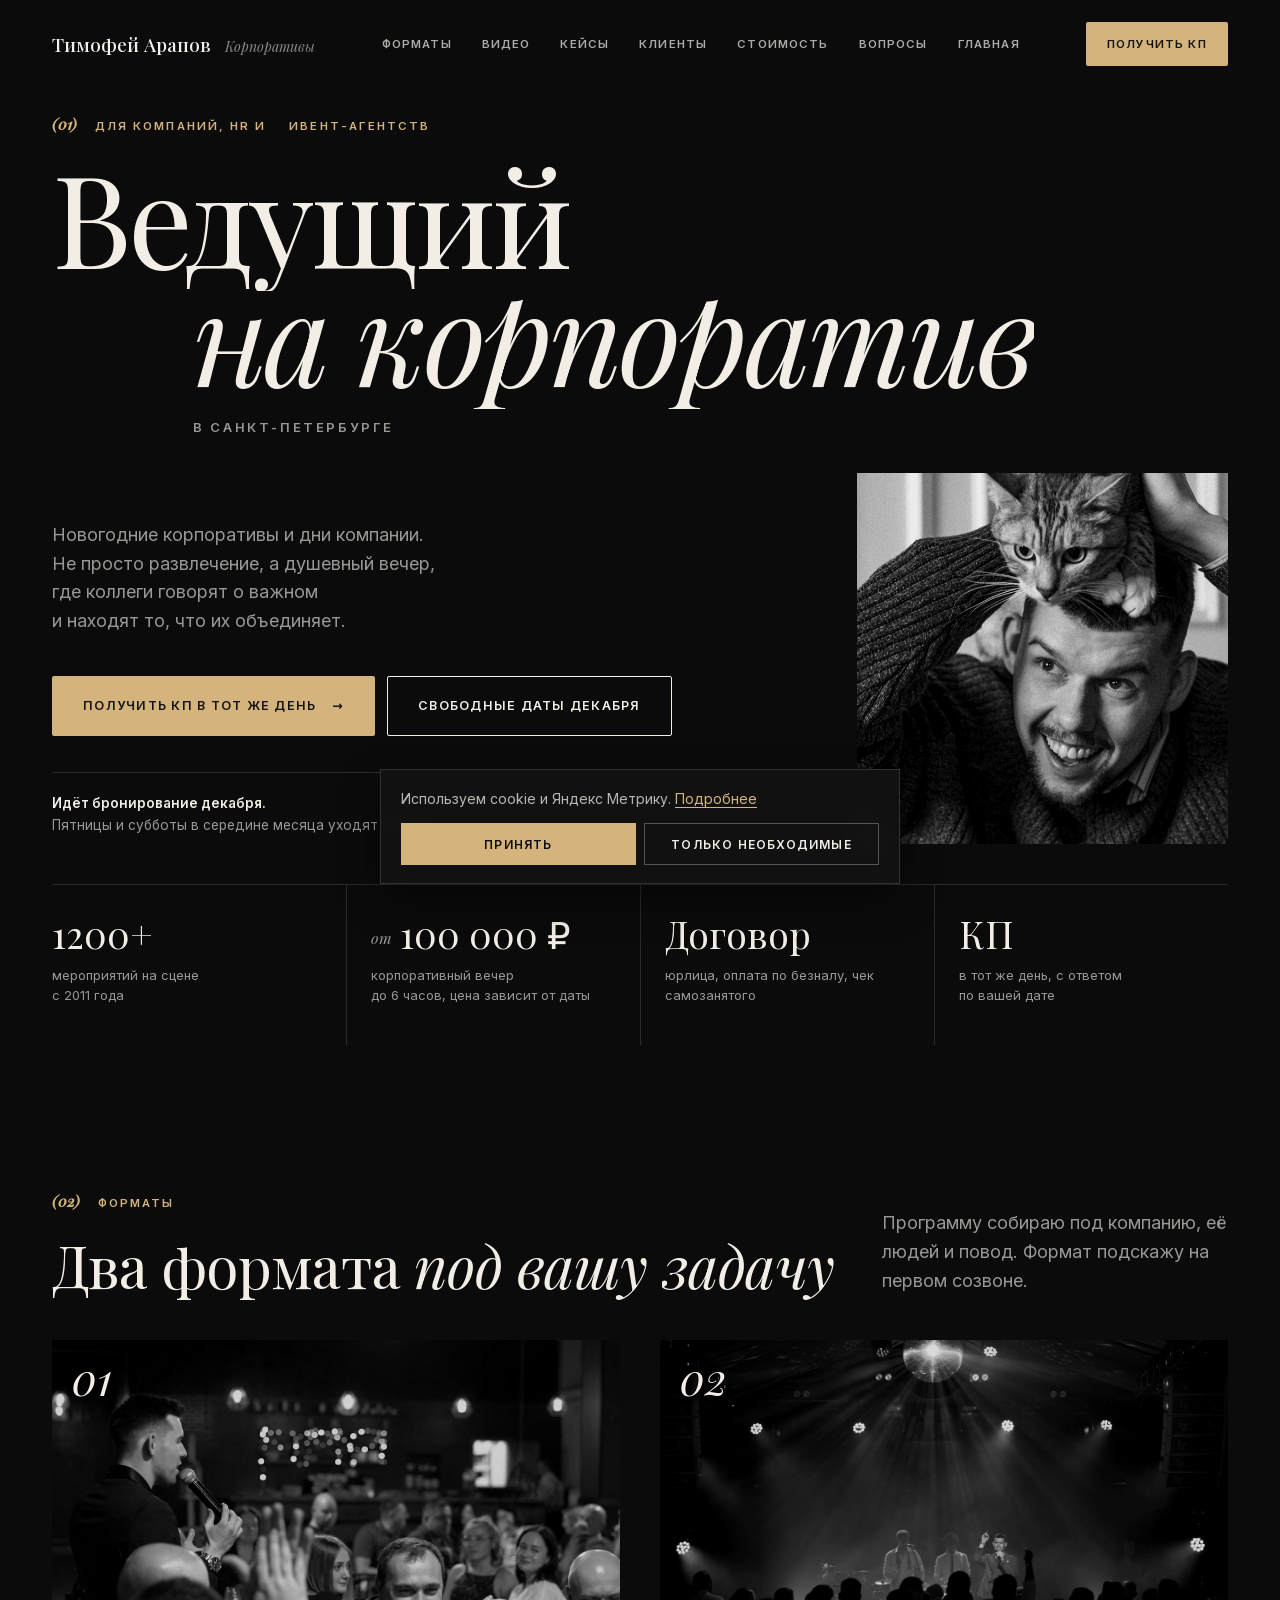
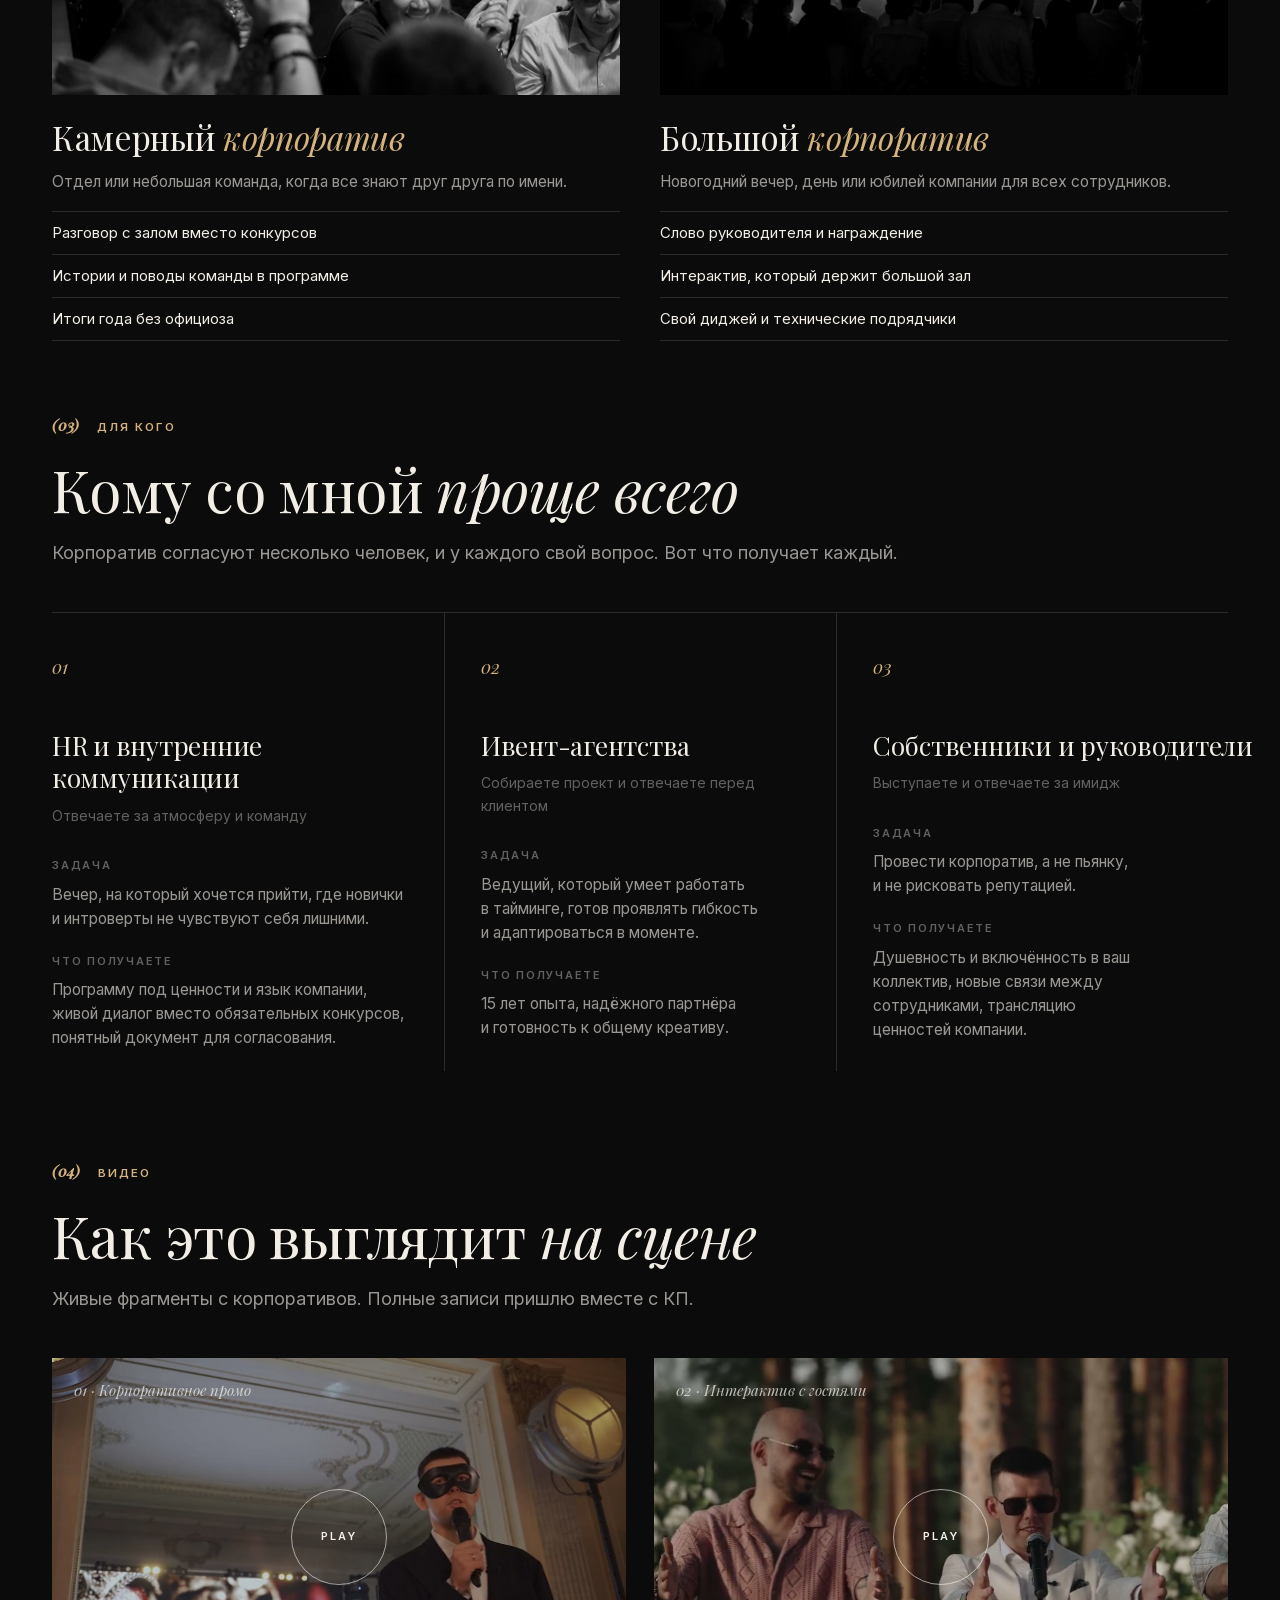
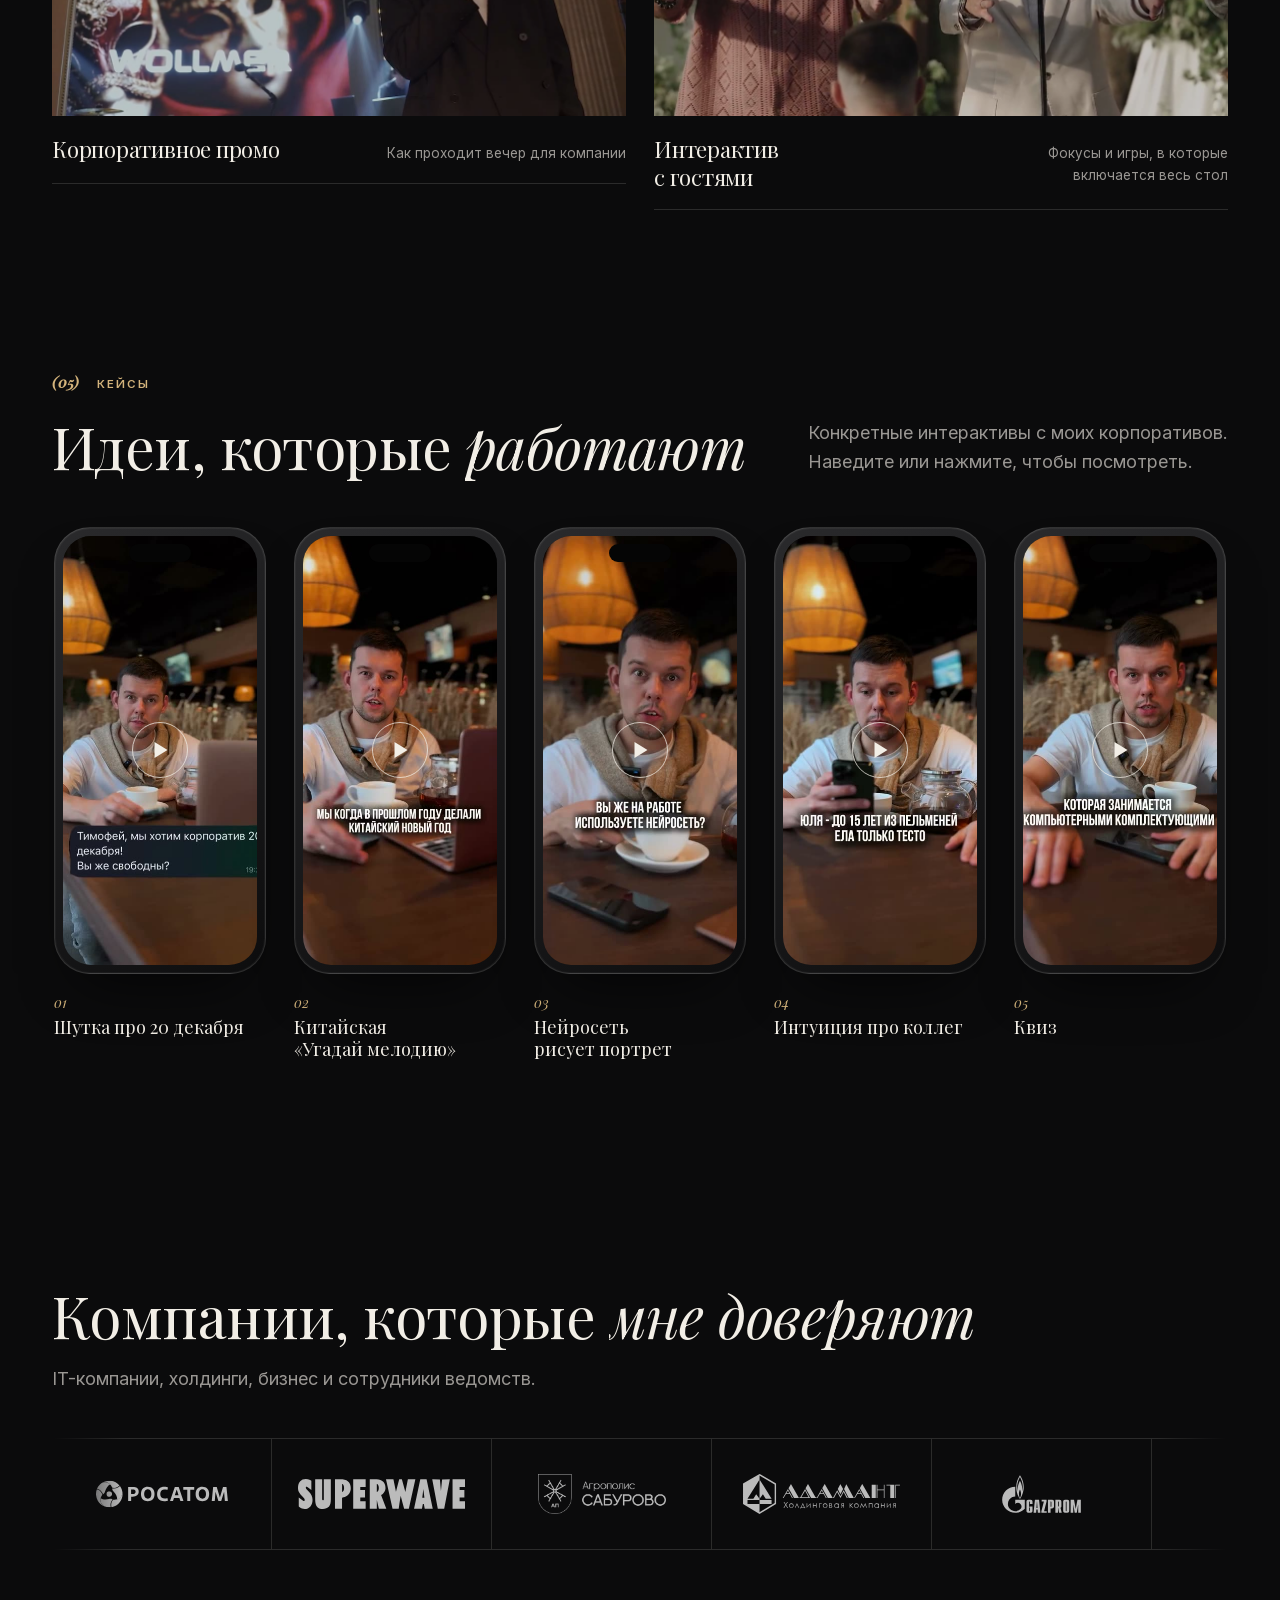
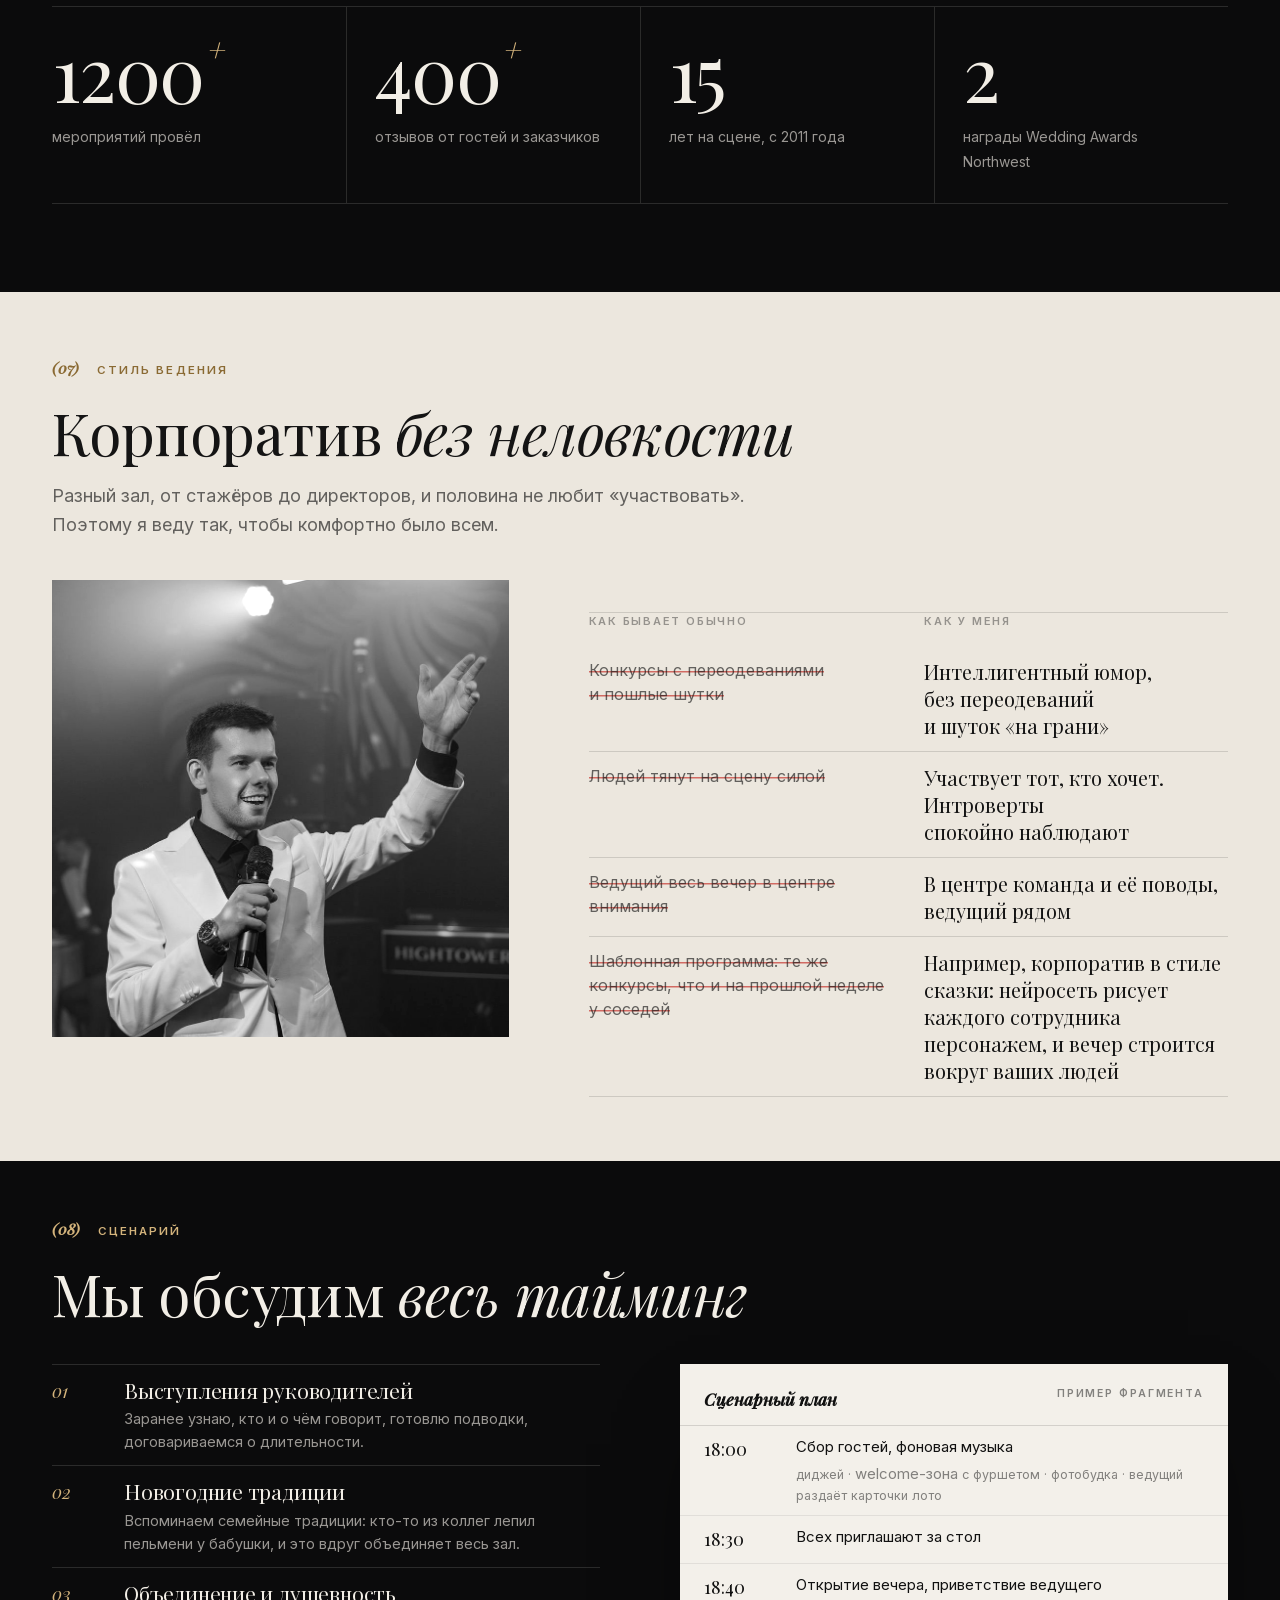
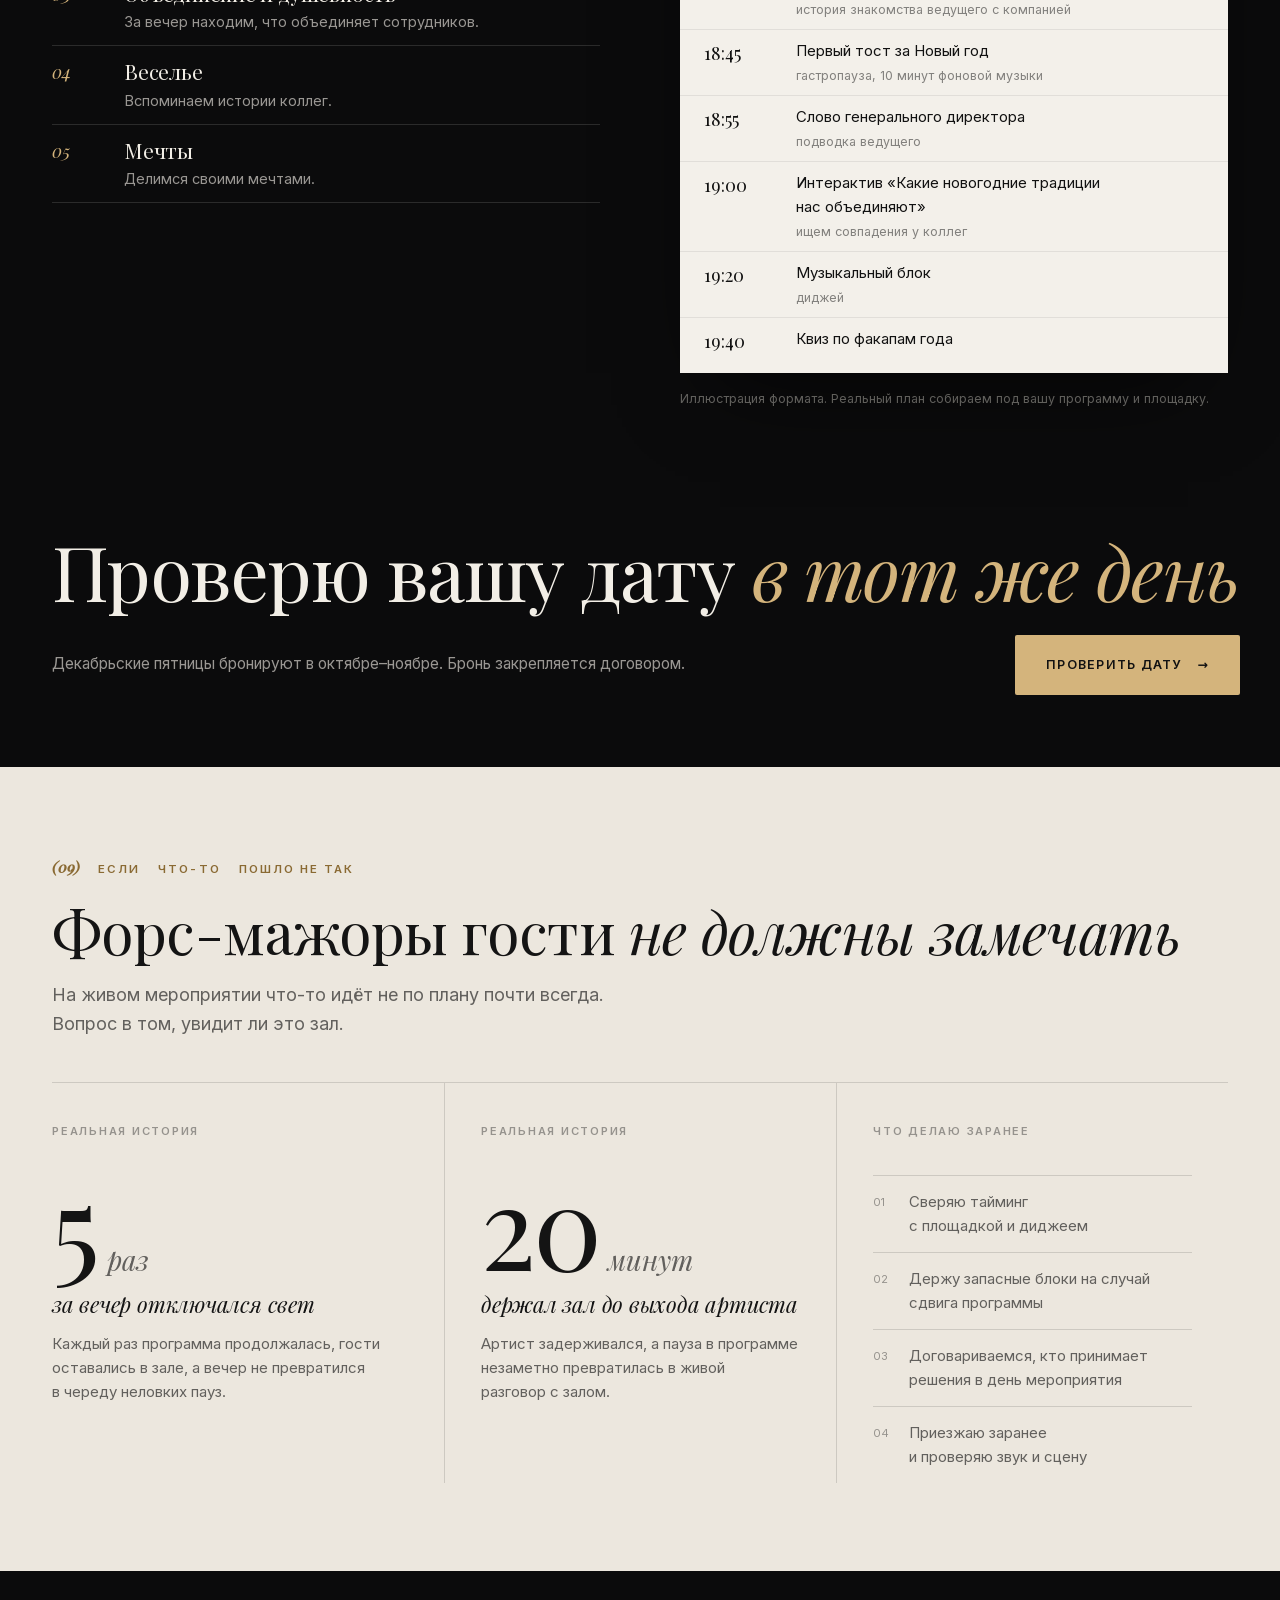
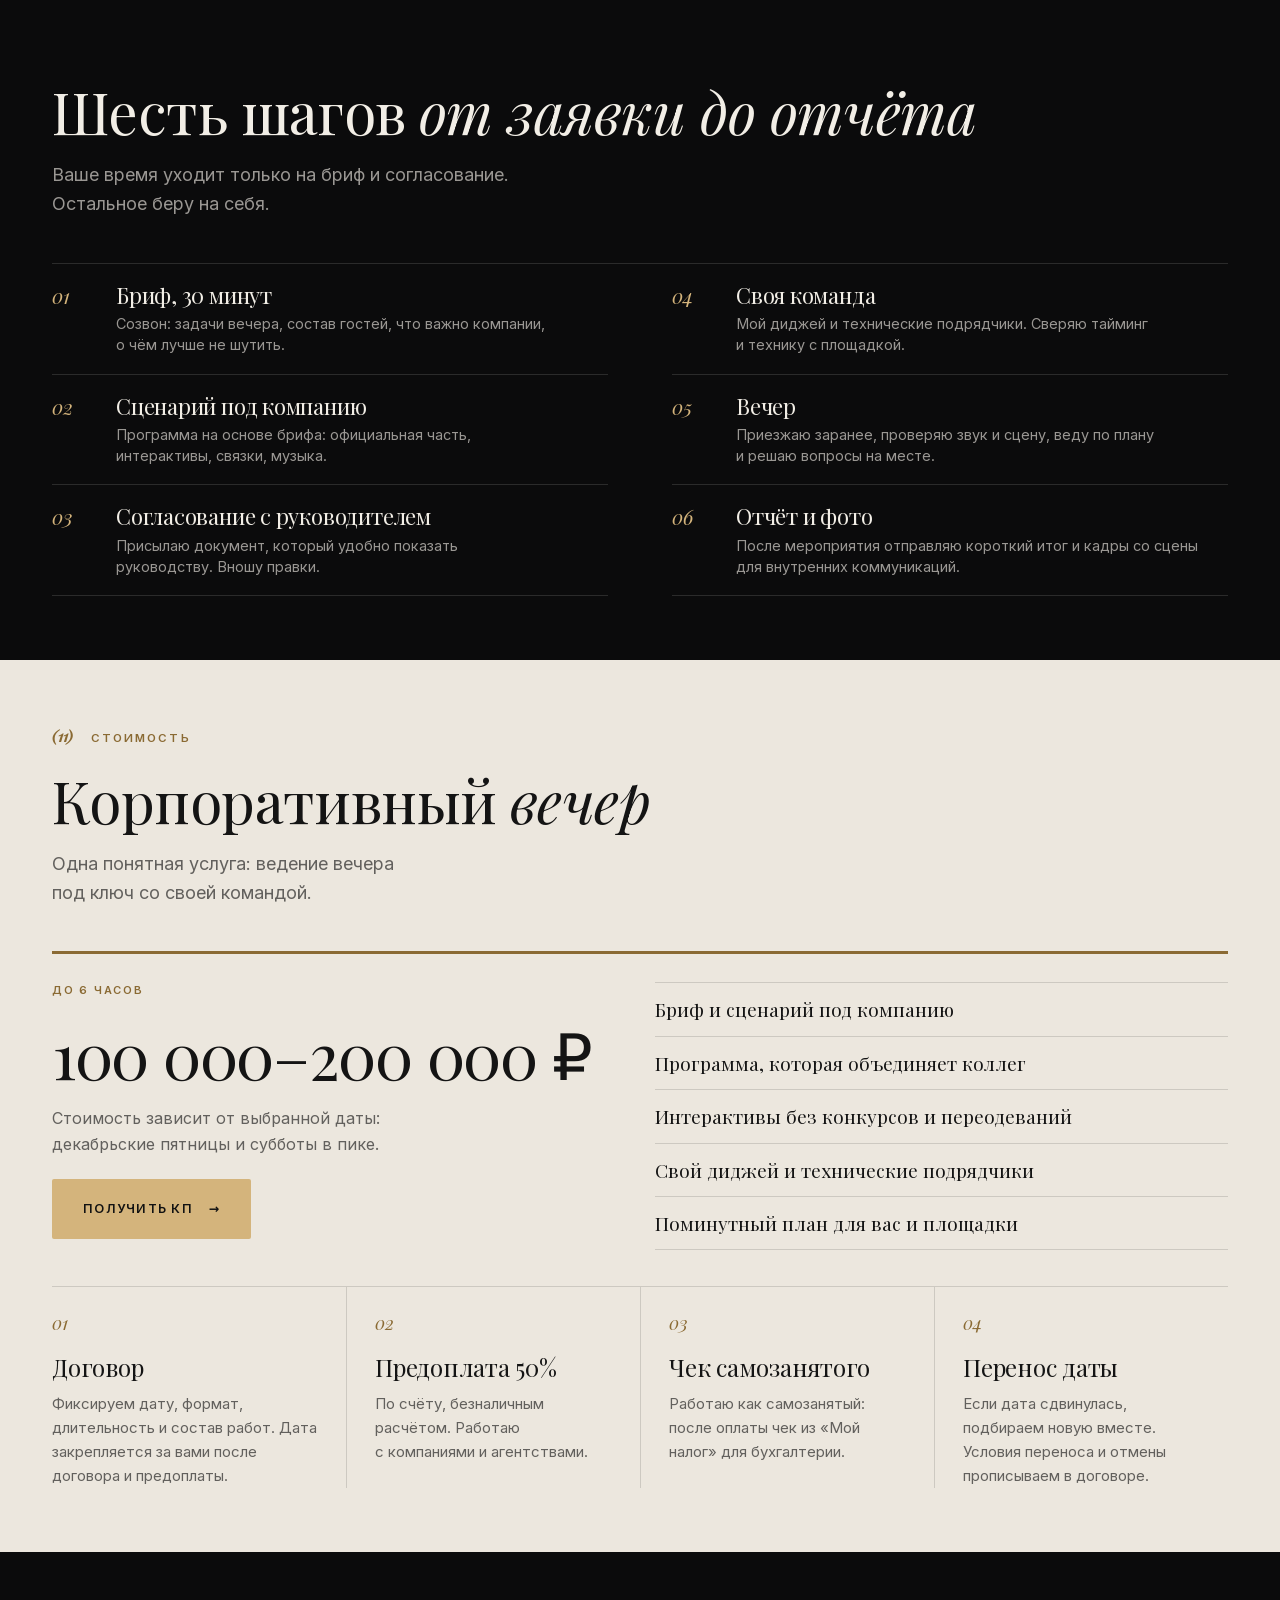
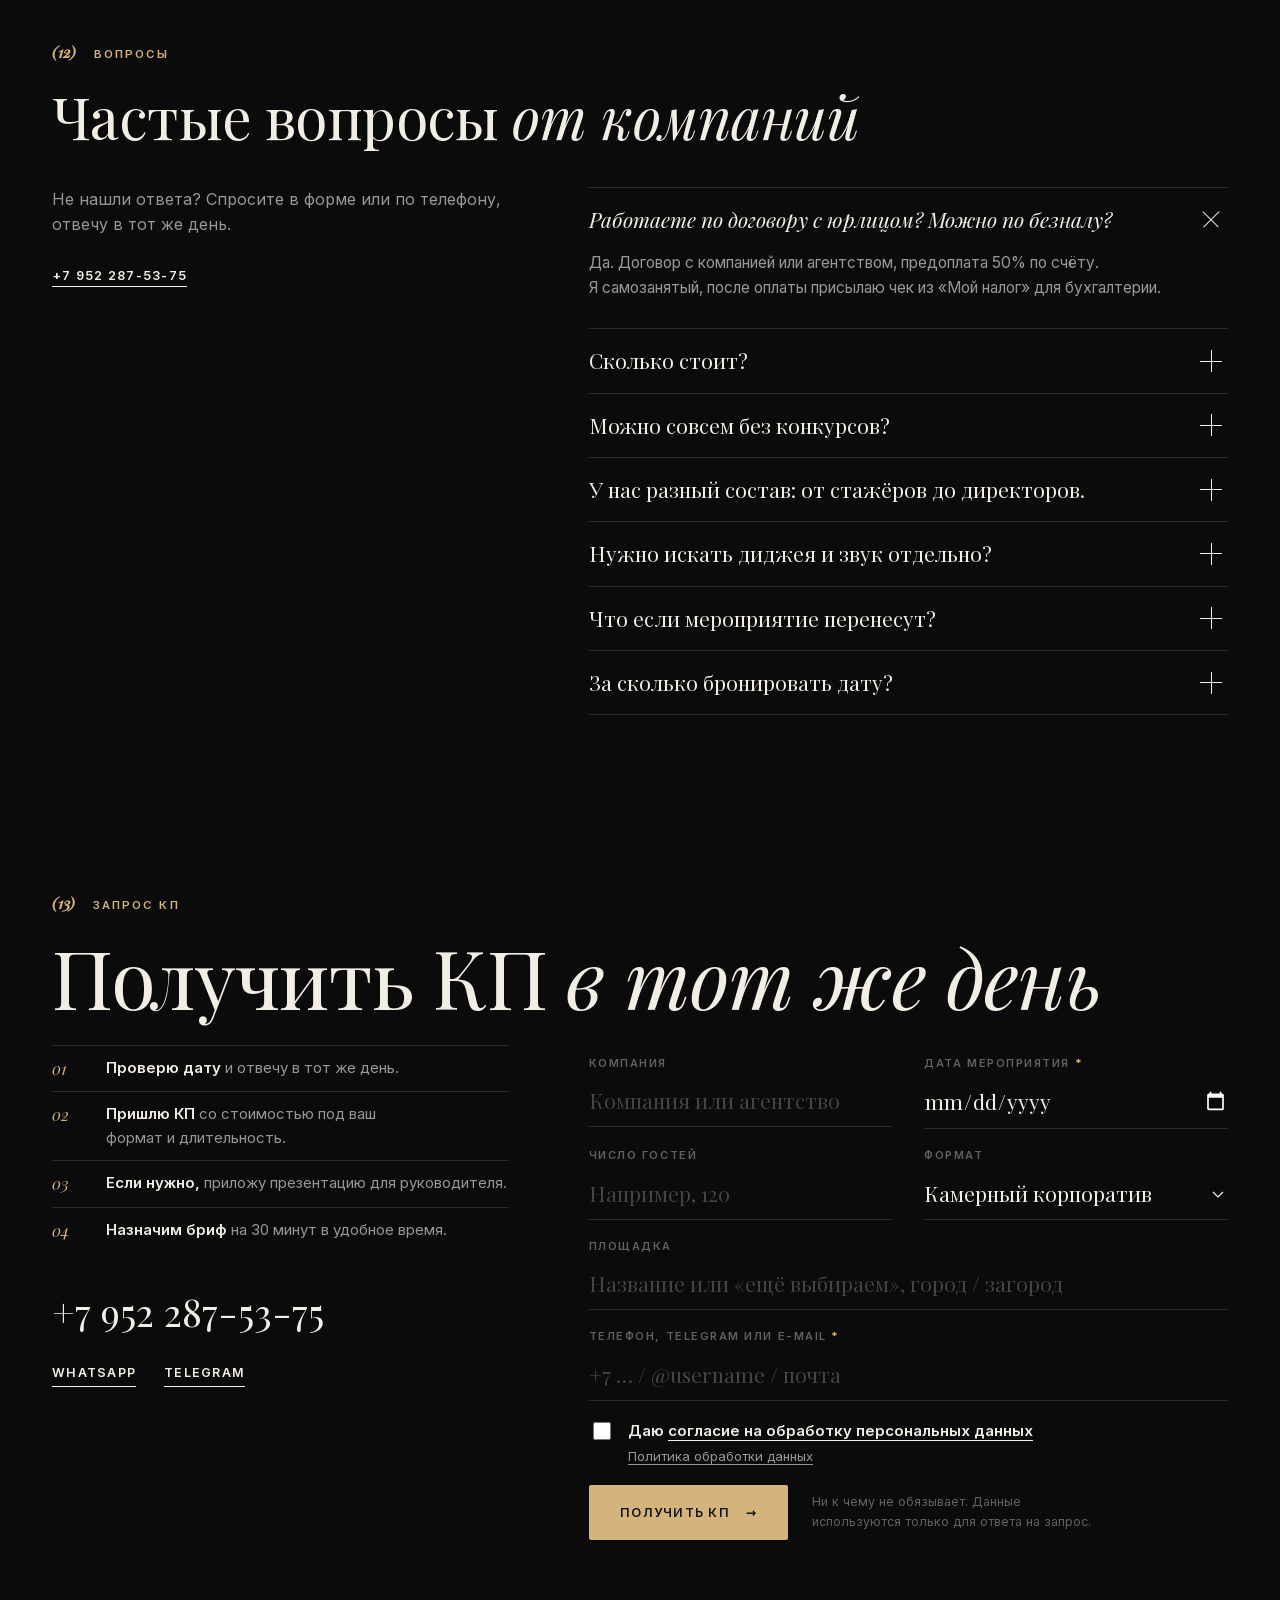
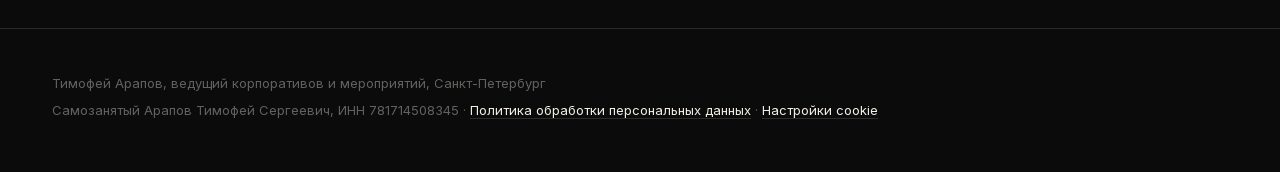
<file: korporativy/index.html>
<!DOCTYPE html>
<html lang="ru">
<head>
<meta charset="UTF-8">
<script>if(/github\.io$/.test(location.hostname))location.replace("https://arapovtimofey.ru"+location.pathname.replace(/^\/timofey-arapov/,"")+location.hash);</script>

<meta name="viewport" content="width=device-width, initial-scale=1.0">
<link rel="icon" href="/favicon.ico" sizes="any">
<link rel="icon" type="image/png" sizes="96x96" href="/favicon-96.png">
<link rel="apple-touch-icon" href="/apple-touch-icon.png">
<title>Ведущий на корпоратив в Санкт-Петербурге, Тимофей Арапов</title>
<meta name="description" content="Ведущий на корпоратив в Санкт-Петербурге: новогодние корпоративы и дни компании. Не просто развлечение, а душевный вечер, который объединяет коллег. Договор, безнал, КП в тот же день.">
<link rel="canonical" href="https://arapovtimofey.ru/korporativy/">
<meta property="og:type" content="website">
<meta property="og:locale" content="ru_RU">
<meta property="og:site_name" content="Тимофей Арапов">
<meta property="og:title" content="Ведущий на корпоратив в Санкт-Петербурге, Тимофей Арапов">
<meta property="og:description" content="Новогодние корпоративы и дни компании. Душевный вечер, который объединяет коллег. КП в тот же день.">
<meta property="og:url" content="https://arapovtimofey.ru/korporativy/">
<meta property="og:image" content="https://arapovtimofey.ru/korporativy/images/hero-cat.jpg">
<meta name="twitter:card" content="summary_large_image">
<!-- Превью для клиента: не индексировать, пока страница не переедет на основной сайт -->
<meta name="robots" content="index, follow">
<meta name="theme-color" content="#0B0B0C">
<link rel="stylesheet" href="../fonts/fonts.css">
<script src="../cookie-consent.js" defer></script>
<script>document.documentElement.classList.add('js');</script>
<script type="application/ld+json">
{
  "@context": "https://schema.org",
  "@graph": [
    {
      "@type": "Person",
      "@id": "https://arapovtimofey.ru/#person",
      "name": "Тимофей Арапов",
      "jobTitle": "Ведущий мероприятий",
      "telephone": "+79522875375",
      "url": "https://arapovtimofey.ru/",
      "image": "https://arapovtimofey.ru/images/hero-timofey.jpg",
      "address": {"@type": "PostalAddress", "addressLocality": "Санкт-Петербург", "addressCountry": "RU"}
    },
    {
      "@type": "Service",
      "@id": "https://arapovtimofey.ru/korporativy/#service",
      "name": "Ведущий на корпоратив в Санкт-Петербурге",
      "serviceType": "Ведущий корпоративных мероприятий",
      "description": "Ведение новогодних корпоративов, дней компании, конференций и награждений и презентаций в Санкт-Петербурге и Ленинградской области.",
      "provider": {"@id": "https://arapovtimofey.ru/#person"},
      "areaServed": [{"@type": "City", "name": "Санкт-Петербург"}, {"@type": "AdministrativeArea", "name": "Ленинградская область"}],
      "audience": {"@type": "BusinessAudience", "audienceType": "Компании, HR-отделы, ивент-агентства"},
      "hasOfferCatalog": {
        "@type": "OfferCatalog",
        "name": "Форматы корпоративных мероприятий",
        "itemListElement": [
          {"@type": "Offer", "itemOffered": {"@type": "Service", "name": "Ведущий новогоднего корпоратива"}},
          {"@type": "Offer", "itemOffered": {"@type": "Service", "name": "Ведущий дня компании"}},
          {"@type": "Offer", "itemOffered": {"@type": "Service", "name": "Ведущий конференции и церемонии награждения"}},
          {"@type": "Offer", "itemOffered": {"@type": "Service", "name": "Ведущий презентации и запуска продукта"}}
        ]
      },
      "url": "https://arapovtimofey.ru/korporativy/"
    },
    {
      "@type": "BreadcrumbList",
      "itemListElement": [
        {"@type": "ListItem", "position": 1, "name": "Главная", "item": "https://arapovtimofey.ru/"},
        {"@type": "ListItem", "position": 2, "name": "Корпоративы", "item": "https://arapovtimofey.ru/korporativy/"}
      ]
    }
  ]
}
</script>
<style>
  /* B2B-страница: те же шрифты, что на главной (Playfair Display + Inter), но своя ночная редакционная сетка */
  :root{
    --bg:#0B0B0C;
    --ink:#F2EEE6;
    --muted:rgba(242,238,230,.62);
    --faint:rgba(242,238,230,.38);
    --line:rgba(242,238,230,.14);
    --accent:#D4B47C;
    --gold2:#F1DDB0;
    --bone:#ECE7DE;
    --ease:cubic-bezier(.2,.8,.2,1);
    --serif:'Playfair Display',Georgia,serif;
    --sans:'Inter',system-ui,sans-serif;
  }
  .light{
    --ink:#141414;
    --muted:rgba(20,20,20,.64);
    --faint:rgba(20,20,20,.4);
    --line:rgba(20,20,20,.14);
    --accent:#8A6A33;
    background:var(--bone);color:var(--ink);
  }
  *{box-sizing:border-box;}
  html{scroll-behavior:smooth;scroll-padding-top:90px;}
  body{margin:0;font-family:var(--sans);color:var(--ink);background:var(--bg);line-height:1.6;overflow-x:hidden;-webkit-font-smoothing:antialiased;counter-reset:sec;hyphens:manual;}
  a{color:inherit;text-decoration:none;}
  img{max-width:100%;display:block;}
  ::selection{background:#D4B47C;color:#111;}
  .wrap{max-width:1240px;margin:0 auto;padding:0 32px;}
  section{padding:140px 0;position:relative;}
  .nowrap{white-space:nowrap;}
  h1,h2,h3{font-family:var(--serif);font-weight:400;margin:0;letter-spacing:-.01em;line-height:1.08;}
  h2{font-size:clamp(34px,4.4vw,64px);line-height:1.04;}
  h2 em,h1 em{font-style:italic;}
  h3{font-size:22px;line-height:1.25;font-weight:500;}
  .eyebrow{display:flex;align-items:baseline;gap:18px;font-size:11.5px;font-weight:600;letter-spacing:.18em;text-transform:uppercase;color:var(--accent);margin-bottom:34px;}
  .eyebrow::before{counter-increment:sec;content:'(' counter(sec,decimal-leading-zero) ')';font-family:var(--serif);font-style:italic;font-size:15px;letter-spacing:0;text-transform:none;color:var(--accent);}
  .lead{font-size:18px;color:var(--muted);max-width:560px;line-height:1.6;margin:0;}
  .sec-head{display:grid;grid-template-columns:1.6fr 1fr;gap:64px;align-items:end;margin-bottom:80px;}

  /* Кнопки: прямоугольные, как на главной */
  .btn{position:relative;display:inline-flex;align-items:center;justify-content:center;gap:16px;padding:19px 30px;border-radius:2px;font-family:var(--sans);font-weight:600;font-size:12.5px;letter-spacing:.1em;text-transform:uppercase;border:1px solid transparent;cursor:pointer;transition:background .35s,color .35s,border-color .35s,transform .35s var(--ease);will-change:transform;}
  .btn .arr{display:inline-block;transition:transform .45s var(--ease);}
  .btn:hover .arr{transform:translateX(6px);}
  .btn-gold{background:#D4B47C;color:#121212;}
  .btn-gold:hover{background:var(--gold2);}
  .btn-line{border-color:var(--ink);color:var(--ink);background:transparent;}
  .btn-line:hover{background:var(--ink);color:var(--bg);}
  .btn-dark{background:#111;color:#F3F0EA;}
  .btn-dark:hover{background:#000;}
  .text-link{font-size:12.5px;font-weight:600;letter-spacing:.1em;text-transform:uppercase;border-bottom:1px solid currentColor;padding-bottom:3px;transition:color .3s;}
  .text-link:hover{color:var(--accent);}

  .progress{position:fixed;left:0;top:0;height:2px;width:100%;background:var(--accent);transform-origin:0 50%;transform:scaleX(0);z-index:120;}

  /* Навигация */
  header{position:fixed;inset:0 0 auto 0;z-index:100;transition:background .4s,border-color .4s;border-bottom:1px solid transparent;}
  header.scrolled{background:rgba(12,12,12,.86);backdrop-filter:blur(14px);-webkit-backdrop-filter:blur(14px);border-color:rgba(243,240,234,.1);}
  nav{max-width:1240px;margin:0 auto;padding:22px 32px;display:flex;align-items:center;justify-content:space-between;gap:24px;color:#F3F0EA;}
  .logo{font-family:var(--serif);font-size:19px;font-weight:500;white-space:nowrap;display:flex;align-items:baseline;gap:14px;}
  .logo small{font-family:var(--serif);font-style:italic;font-size:14px;font-weight:400;color:rgba(243,240,234,.55);}
  .nav-links{display:flex;gap:30px;font-size:11.5px;font-weight:600;letter-spacing:.1em;text-transform:uppercase;}
  .nav-links a{opacity:.7;transition:opacity .3s;}
  .nav-links a:hover{opacity:1;}
  .nav-links .nav-cta-mobile{display:none;}
  .nav-cta{padding:12px 20px;font-size:11.5px;}
  .menu-toggle{display:none;background:none;border:0;color:#F3F0EA;font-size:22px;cursor:pointer;padding:6px;}

  /* Занавес при загрузке */
  .curtain{display:none;}
  .js .curtain{display:flex;position:fixed;inset:0;z-index:200;background:#080808;color:#F3F0EA;align-items:center;justify-content:center;flex-direction:column;gap:20px;transition:transform 1.1s cubic-bezier(.76,0,.24,1);}
  .curtain b{font-family:var(--serif);font-weight:400;font-size:clamp(26px,3.4vw,44px);overflow:hidden;}
  .curtain b span{display:inline-block;animation:cur-up .9s var(--ease) both;}
  .curtain b em{font-style:italic;}
  .curtain i{display:block;width:140px;height:1px;background:rgba(243,240,234,.15);position:relative;overflow:hidden;}
  .curtain i::after{content:'';position:absolute;inset:0;background:#F3F0EA;transform-origin:0 50%;animation:cur-line .9s .1s var(--ease) both;}
  .curtain small{font-size:10.5px;letter-spacing:.24em;text-transform:uppercase;color:rgba(243,240,234,.5);}
  .curtain.done{transform:translateY(-100%);}
  @keyframes cur-up{from{transform:translateY(110%);}}
  @keyframes cur-line{from{transform:scaleX(0);}}

  /* Появление */
  .js .rv{opacity:0;transform:translateY(34px);transition:opacity 1.1s var(--ease),transform 1.1s var(--ease);transition-delay:var(--d,0s);}
  .js .rv.in{opacity:1;transform:none;}
  .w{display:inline-block;overflow:hidden;vertical-align:top;padding-bottom:.12em;margin-bottom:-.12em;}
  .w > span{display:inline-block;}
  .js [data-split] .w > span{transform:translateY(112%);transition:transform 1.2s var(--ease);transition-delay:var(--d,0s);}
  .js [data-split].in .w > span{transform:none;}
  .js .mask{clip-path:inset(0 0 100% 0);transition:clip-path 1.6s cubic-bezier(.76,0,.24,1);transition-delay:var(--d,0s);}
  .js .mask.in{clip-path:inset(0 0 0 0);}

  /* 1. Первый экран */
  .hero{min-height:100vh;padding:170px 0 0;overflow:hidden;}
  .hero-top{position:relative;}
  .hero h1{font-size:clamp(46px,calc((100vw - 64px) / 7.4),156px);font-weight:400;line-height:.92;letter-spacing:-.03em;margin:0;}
  .hero h1 .l{display:block;}
  .hero h1 .l + .l{padding-left:12%;}
  .hero h1 .city{display:block;font-family:var(--sans);font-size:max(.1em,13px);font-weight:600;letter-spacing:.2em;text-transform:uppercase;color:var(--muted);margin-top:28px;padding-left:12%;}
  .hero-grid{display:grid;grid-template-columns:minmax(0,5fr) minmax(0,7fr);gap:64px;align-items:end;margin-top:72px;}
  .hero-copy{padding-bottom:8px;}
  .hero .lead{margin-bottom:40px;}
  .hero-actions{display:flex;gap:12px;flex-wrap:wrap;}
  .season{margin-top:36px;padding-top:20px;border-top:1px solid var(--line);font-size:13.5px;color:var(--muted);max-width:460px;}
  .season .dot{display:none;}
  .season b{color:var(--ink);font-weight:600;}
  .hero-photo{position:relative;margin:0;overflow:hidden;aspect-ratio:16/11;background:#1a1a1a;}
  .hero-photo img{width:100%;height:120%;object-fit:cover;object-position:center 40%;filter:grayscale(1) contrast(1.08) brightness(.92);will-change:transform;}
  .hero-photo figcaption{position:absolute;left:0;right:0;bottom:0;z-index:2;display:flex;justify-content:space-between;align-items:flex-end;gap:12px;padding:20px 22px;font-size:12px;color:rgba(243,240,234,.75);background:linear-gradient(transparent,rgba(0,0,0,.6));}
  .hero-photo figcaption b{display:block;font-family:var(--serif);font-weight:400;font-size:18px;color:#F3F0EA;}
  .hero-photo .rec{font-family:var(--serif);font-style:italic;font-size:14px;color:rgba(243,240,234,.75);}
  .facts{display:grid;grid-template-columns:repeat(4,1fr);margin-top:110px;border-top:1px solid var(--line);}
  .fact{padding:30px 24px 40px 0;}
  .fact + .fact{padding-left:24px;border-left:1px solid var(--line);}
  .fact b{display:block;font-family:var(--serif);font-weight:400;font-size:clamp(34px,3.6vw,54px);line-height:1;margin-bottom:14px;}
  .fact > span{font-size:13px;color:var(--muted);line-height:1.5;display:block;max-width:220px;}

  /* Бегущая строка */
  .marquee{border-top:1px solid var(--line);border-bottom:1px solid var(--line);padding:30px 0;overflow:hidden;background:var(--bg);}
  .marquee-track{display:flex;width:max-content;animation:marq 42s linear infinite;}
  .marquee:hover .marquee-track{animation-play-state:paused;}
  .marquee span{font-family:var(--serif);font-size:clamp(34px,4.6vw,68px);font-weight:400;white-space:nowrap;padding-right:56px;display:flex;align-items:center;gap:56px;}
  .marquee span:nth-child(even){font-style:italic;color:var(--muted);}
  .marquee span::after{content:'';width:12px;height:12px;border-radius:50%;border:1px solid var(--accent);}
  @keyframes marq{to{transform:translateX(-50%);}}

  /* 2. Коротко для руководителя */
  .brief-box{display:grid;grid-template-columns:5fr 7fr;gap:80px;align-items:start;}
  .brief-box h2{margin-bottom:26px;}
  .brief-box > div > p{color:var(--muted);margin:0 0 34px;font-size:16px;}
  .brief-actions{display:flex;gap:12px;flex-wrap:wrap;}
  .share-status{display:block;margin-top:12px;font-size:13px;color:var(--muted);min-height:20px;}
  .brief-list{list-style:none;margin:0;padding:0;counter-reset:b;}
  .brief-list li{counter-increment:b;display:grid;grid-template-columns:72px 1fr;gap:16px;padding:26px 0;border-top:1px solid var(--line);font-size:17px;line-height:1.5;}
  .brief-list li:last-child{border-bottom:1px solid var(--line);}
  .brief-list li::before{content:counter(b,decimal-leading-zero);font-family:var(--serif);font-style:italic;font-size:26px;color:var(--accent);line-height:1.1;}
  .brief-list b{font-weight:600;}

  /* 3. Форматы: раскрывающийся указатель */
  .fmts{border-top:1px solid var(--line);}
  .fmt{border-bottom:1px solid var(--line);}
  .fmt-head{width:100%;display:grid;grid-template-columns:80px 1fr 230px 32px;gap:28px;align-items:center;padding:36px 0;background:none;border:0;color:inherit;font:inherit;text-align:left;cursor:pointer;}
  .fmt-num{font-family:var(--serif);font-style:italic;font-size:18px;color:var(--accent);}
  .fmt-title{font-family:var(--serif);font-size:clamp(26px,3.4vw,50px);line-height:1.05;transition:transform .7s var(--ease),font-style .3s;}
  .fmt-head:hover .fmt-title,.fmt.open .fmt-title{transform:translateX(14px);font-style:italic;}
  .chip{display:block;font-family:var(--sans);font-style:normal;font-size:12px;font-weight:600;letter-spacing:.1em;text-transform:uppercase;color:var(--muted);white-space:nowrap;}
  .fmt-meta{display:flex;flex-direction:column;gap:6px;}
  .plus{width:32px;height:32px;position:relative;transition:transform .6s var(--ease);}
  .plus::before,.plus::after{content:'';position:absolute;left:50%;top:50%;width:22px;height:1px;background:currentColor;transform:translate(-50%,-50%);}
  .plus::after{transform:translate(-50%,-50%) rotate(90deg);transition:transform .5s var(--ease);}
  .fmt.open .plus{transform:rotate(180deg);}
  .fmt.open .plus::after{transform:translate(-50%,-50%) rotate(0deg);}
  .fmt-body{display:grid;grid-template-rows:0fr;transition:grid-template-rows .8s var(--ease);}
  .fmt.open .fmt-body{grid-template-rows:1fr;}
  .fmt-inner{overflow:hidden;}
  .fmt-content{display:grid;grid-template-columns:80px 1fr 1fr;gap:28px;padding:0 0 44px;}
  .fmt-content .sub{grid-column:2;font-family:var(--serif);font-style:italic;font-size:22px;color:var(--muted);margin:0;padding-left:14px;}
  .fmt-content ul{grid-column:3;margin:0;padding:0;list-style:none;counter-reset:li;}
  .fmt-content li{counter-increment:li;display:grid;grid-template-columns:36px 1fr;padding:12px 0;border-top:1px solid var(--line);color:var(--muted);font-size:15px;}
  .fmt-content li::before{content:counter(li,decimal-leading-zero);font-size:11px;color:var(--faint);padding-top:4px;}
  .fmt-note{display:grid;grid-template-columns:1fr auto;gap:32px;align-items:end;margin-top:72px;}
  .fmt-note p{margin:0;font-family:var(--serif);font-size:clamp(24px,2.6vw,36px);line-height:1.2;max-width:760px;}
  .fmt-note b{font-weight:400;font-style:italic;}

  /* 4. Для кого: три колонки на линейках */
  .audience{display:grid;grid-template-columns:repeat(3,1fr);border-top:1px solid var(--line);}
  .aud{padding:40px 36px 20px 0;position:relative;}
  .aud + .aud{padding-left:36px;border-left:1px solid var(--line);}
  .aud::before{content:'';position:absolute;left:0;top:-1px;height:2px;width:100%;background:var(--accent);transform:scaleX(0);transform-origin:0 50%;transition:transform .9s var(--ease);}
  .aud:hover::before{transform:scaleX(1);}
  .aud .n{font-family:var(--serif);font-style:italic;font-size:18px;color:var(--accent);display:block;margin-bottom:48px;}
  .aud h3{font-size:26px;margin-bottom:10px;font-weight:400;}
  .aud .role{display:block;font-size:14px;color:var(--faint);margin-bottom:30px;}
  .aud dl{margin:0;}
  .aud dt{font-size:11px;letter-spacing:.16em;text-transform:uppercase;color:var(--faint);font-weight:600;margin-top:22px;}
  .aud dd{margin:8px 0 0;font-size:15.5px;color:var(--muted);line-height:1.55;}

  /* 5. Видео */
  .video-grid{display:grid;grid-template-columns:7fr 5fr;gap:28px;}
  .video-card{cursor:pointer;}
  .video-card.big{grid-row:span 2;}
  .video-thumb{position:relative;overflow:hidden;aspect-ratio:16/10;background:#151515;}
  .video-card.big .video-thumb{aspect-ratio:auto;height:calc(100% - 84px);min-height:440px;}
  .video-thumb::before{content:'';position:absolute;inset:0;background:linear-gradient(160deg,#1b1b1b,#2a2a2a);transition:transform 1.4s var(--ease);}
  .video-card:hover .video-thumb::before{transform:scale(1.06);}
  .video-thumb .tag{position:absolute;top:20px;left:22px;font-family:var(--serif);font-style:italic;font-size:15px;color:rgba(243,240,234,.75);}
  .video-thumb .soon{position:absolute;top:22px;right:22px;font-size:10.5px;letter-spacing:.18em;text-transform:uppercase;color:rgba(243,240,234,.4);}
  .play{position:absolute;left:50%;top:50%;width:96px;height:96px;transform:translate(-50%,-50%);border-radius:50%;border:1px solid rgba(243,240,234,.6);display:flex;align-items:center;justify-content:center;font-size:11px;font-weight:600;letter-spacing:.16em;text-transform:uppercase;color:#F3F0EA;transition:transform .7s var(--ease),background .4s,color .4s;}
  .play::after{content:'Play';}
  .video-card:hover .play{transform:translate(-50%,-50%) scale(1.15);background:#D4B47C;border-color:#D4B47C;color:#111;}
  .vinfo{display:flex;justify-content:space-between;align-items:baseline;gap:18px;padding:20px 0 0;border-bottom:1px solid var(--line);padding-bottom:18px;}
  .vinfo h3{font-size:22px;font-weight:400;}
  .vinfo p{margin:0;font-size:13.5px;color:var(--muted);text-align:right;}

  /* 6. Стиль ведения: страхи зачёркиваются */
  .style-grid{display:grid;grid-template-columns:5fr 7fr;gap:80px;align-items:start;}
  .style-photo{overflow:hidden;position:sticky;top:120px;aspect-ratio:4/5;}
  .style-photo img{width:100%;height:100%;object-fit:cover;object-position:center 20%;filter:grayscale(1) contrast(1.05);}
  .style-grid h2{margin-bottom:24px;}
  .fears{margin-top:56px;border-top:1px solid var(--line);}
  .fear{display:grid;grid-template-columns:1fr 1fr;gap:32px;padding:26px 0;border-bottom:1px solid var(--line);align-items:start;}
  .fear > div{color:var(--faint);font-size:16px;line-height:1.5;}
  .fear s{text-decoration:none;background:linear-gradient(#B4332E,#B4332E) no-repeat 0 58%/0 1.5px;-webkit-box-decoration-break:clone;box-decoration-break:clone;transition:background-size 1.1s var(--ease) .3s;}
  .fear.in s{background-size:100% 1.5px;}
  .fear p{margin:0;font-family:var(--serif);font-size:20px;line-height:1.35;}
  .fears-head{display:grid;grid-template-columns:1fr 1fr;gap:32px;font-size:11px;letter-spacing:.16em;text-transform:uppercase;color:var(--faint);font-weight:600;padding:0 0 16px;}

  /* 7. Доверие */
  .stats{display:grid;grid-template-columns:repeat(4,1fr);border-top:1px solid var(--line);border-bottom:1px solid var(--line);}
  .stat{padding:44px 28px 44px 0;}
  .stat + .stat{padding-left:28px;border-left:1px solid var(--line);}
  .stat b{display:block;font-family:var(--serif);font-weight:400;font-size:clamp(52px,6vw,96px);letter-spacing:-.02em;line-height:.95;margin-bottom:16px;}
  .stat b sup{font-size:.4em;font-style:italic;color:var(--accent);vertical-align:top;margin-left:4px;}
  .stat > span{font-size:14px;color:var(--muted);}
  .awards{display:grid;grid-template-columns:repeat(3,1fr);margin-top:0;font-size:12px;font-weight:600;letter-spacing:.12em;text-transform:uppercase;color:var(--muted);border-bottom:1px solid var(--line);}
  .award{padding:22px 24px 22px 0;}
  .award + .award{padding-left:24px;border-left:1px solid var(--line);}
  .trust-note{margin:28px 0 0;font-family:var(--serif);font-style:italic;font-size:20px;color:var(--muted);max-width:720px;}

  /* 8. Официальная часть: сценарный план печатается */
  .official h2{max-width:900px;}
  .off-grid{display:grid;grid-template-columns:1fr 1fr;gap:80px;align-items:start;margin-top:72px;}
  .off-item{padding:28px 0;border-top:1px solid var(--line);display:grid;grid-template-columns:56px 1fr;gap:16px;}
  .off-item:last-child{border-bottom:1px solid var(--line);}
  .off-item i{font-family:var(--serif);font-style:italic;color:var(--accent);font-size:18px;}
  .off-item h3{margin-bottom:8px;font-weight:400;font-size:24px;}
  .off-item p{margin:0;color:var(--muted);font-size:15px;}
  .runsheet{background:#F3F0EA;color:#111;position:sticky;top:120px;padding:8px 0;box-shadow:0 40px 90px -40px rgba(0,0,0,.8);}
  .runsheet-head{display:flex;justify-content:space-between;padding:20px 28px 18px;border-bottom:1px solid rgba(17,17,17,.14);font-size:10.5px;letter-spacing:.18em;text-transform:uppercase;color:rgba(17,17,17,.5);font-weight:600;}
  .runsheet-head span:first-child{font-family:var(--serif);font-style:italic;font-size:17px;letter-spacing:0;text-transform:none;color:#111;}
  .rs-row{display:grid;grid-template-columns:76px 1fr;gap:16px;padding:18px 28px;border-bottom:1px solid rgba(17,17,17,.08);position:relative;}
  .rs-row:last-child{border-bottom:0;}
  .rs-row time{font-family:var(--serif);font-size:18px;}
  .rs-row span{font-size:15px;}
  .rs-row em{display:block;font-style:normal;font-size:12.5px;color:rgba(17,17,17,.5);margin-top:3px;}
  .js .rs-row{opacity:0;transform:translateY(10px);transition:opacity .7s var(--ease),transform .7s var(--ease),background .6s;transition-delay:var(--d,0s);}
  .js .runsheet.in .rs-row{opacity:1;transform:none;}
  .rs-row.now{background:rgba(212,180,124,.22);}
  .rs-row.now::before{content:'';position:absolute;left:0;top:0;bottom:0;width:3px;background:#B08A45;}
  .runsheet-cap{font-size:12.5px;color:var(--faint);margin:16px 0 0;}
  .firstface{margin-top:36px;padding-left:24px;border-left:1px solid var(--accent);font-family:var(--serif);font-size:20px;line-height:1.45;color:var(--muted);}
  .firstface b{color:var(--ink);font-weight:400;font-style:italic;}

  /* 9. Форс-мажоры */
  .risk-grid{display:grid;grid-template-columns:repeat(3,1fr);border-top:1px solid var(--line);}
  .case{padding:40px 36px 0 0;}
  .case + .case{padding-left:36px;border-left:1px solid var(--line);}
  .case .kicker{font-size:11px;letter-spacing:.16em;text-transform:uppercase;color:var(--faint);font-weight:600;display:block;margin-bottom:34px;}
  .case .big{display:block;font-family:var(--serif);font-size:clamp(80px,9vw,150px);letter-spacing:-.03em;line-height:.85;margin-bottom:18px;}
  .case .big small{font-size:.24em;font-style:italic;letter-spacing:0;margin-left:10px;color:var(--muted);}
  .case h3{font-size:22px;margin-bottom:14px;font-weight:400;font-style:italic;}
  .case p{margin:0;color:var(--muted);font-size:15px;}
  .case ul{list-style:none;margin:0;padding:0;counter-reset:c;}
  .case li{counter-increment:c;display:grid;grid-template-columns:36px 1fr;padding:14px 0;border-top:1px solid var(--line);font-size:15px;color:var(--muted);}
  .case li::before{content:counter(c,decimal-leading-zero);font-size:11px;color:var(--faint);padding-top:4px;}

  /* Типографский призыв во всю ширину */
  .cta-band{margin-top:110px;padding-top:56px;border-top:1px solid var(--line);display:grid;grid-template-columns:1fr auto;gap:48px;align-items:end;}
  .cta-band h3{font-family:var(--serif);font-weight:400;font-size:clamp(34px,5vw,76px);line-height:1;letter-spacing:-.02em;}
  .cta-band h3 em{font-style:italic;color:var(--accent);}
  .cta-band p{margin:22px 0 0;font-size:15.5px;color:var(--muted);max-width:520px;}
  .cta-band .btn-dark{background:#D4B47C;color:#121212;}
  .cta-band .btn-dark:hover{background:var(--gold2);}

  /* 10. Процесс */
  .steps{position:relative;}
  .steps-line{position:absolute;left:0;top:0;bottom:0;width:1px;background:var(--line);}
  .steps-line i{position:absolute;left:0;top:0;width:100%;height:100%;background:var(--accent);transform-origin:0 0;transform:scaleY(0);}
  .step{display:grid;grid-template-columns:140px 1fr 1fr;gap:36px;padding:40px 0 40px 40px;border-bottom:1px solid var(--line);position:relative;transition:opacity .6s;}
  .step:first-of-type{border-top:1px solid var(--line);}
  .step .dotn{font-family:var(--serif);font-style:italic;font-size:clamp(40px,4vw,60px);line-height:1;color:var(--faint);transition:color .6s;}
  .step.on .dotn{color:var(--accent);}
  .step h3{font-size:clamp(22px,2.2vw,30px);margin:0 0 12px;font-weight:400;}
  .step p{margin:0;color:var(--muted);font-size:15.5px;max-width:420px;}
  .step .you{font-size:15px;color:var(--muted);}
  .step .you b{display:block;font-size:10.5px;letter-spacing:.16em;text-transform:uppercase;color:var(--faint);margin-bottom:8px;font-weight:600;}

  /* 11. Стоимость */
  .packs{display:grid;grid-template-columns:repeat(3,1fr);border-top:1px solid var(--line);align-items:stretch;}
  .pack{padding:44px 36px 0 0;display:flex;flex-direction:column;position:relative;}
  .pack + .pack{padding-left:36px;border-left:1px solid var(--line);}
  .pack .kicker{font-size:11px;letter-spacing:.16em;text-transform:uppercase;color:var(--faint);font-weight:600;margin-bottom:30px;}
  .pack h3{font-size:clamp(26px,2.6vw,36px);margin-bottom:12px;font-weight:400;}
  .pack .dur{font-size:14px;color:var(--muted);margin:0 0 30px;}
  .pack ul{list-style:none;margin:0 0 34px;padding:0;flex:1;}
  .pack li{padding:12px 0;border-top:1px solid var(--line);font-size:15px;}
  .price{margin-bottom:26px;}
  .price b{display:block;font-family:var(--serif);font-style:italic;font-weight:400;font-size:30px;}
  .price span{display:block;min-height:3.2em;font-size:13px;color:var(--muted);}
  .pack .btn{width:100%;}
  .pack.is-main .kicker{color:var(--accent);}
  .pack.is-main::before{content:'';position:absolute;left:0;right:0;top:-1px;height:3px;background:var(--accent);}
  .pack.is-main + .pack::before{content:none;}
  .price-factors{margin-top:80px;display:grid;grid-template-columns:5fr 7fr;gap:48px;}
  .price-factors h3{font-size:28px;font-weight:400;font-style:italic;}
  .price-factors ul{list-style:none;margin:0;padding:0;display:grid;grid-template-columns:1fr 1fr;gap:0 36px;border-top:1px solid var(--line);}
  .price-factors li{padding:14px 0;border-bottom:1px solid var(--line);font-size:15px;color:var(--muted);}

  /* 12. Документы */
  .docs h2{max-width:900px;}
  .doc-grid{display:grid;grid-template-columns:repeat(4,1fr);margin-top:72px;border-top:1px solid var(--line);}
  .doc{padding:36px 28px 8px 0;}
  .doc + .doc{padding-left:28px;border-left:1px solid var(--line);}
  .doc i{font-family:var(--serif);font-style:italic;color:var(--accent);font-size:18px;display:block;margin-bottom:40px;}
  .doc h3{font-size:22px;margin-bottom:12px;font-weight:400;}
  .doc p{margin:0;font-size:15px;color:var(--muted);}

  /* 13. Вопросы */
  .faq-grid{display:grid;grid-template-columns:5fr 7fr;gap:80px;align-items:start;}
  .faq-side{position:sticky;top:120px;}
  .faq-side h2{margin-bottom:24px;}
  .faq-side p{color:var(--muted);margin:0 0 24px;}
  .faq-list details{border-top:1px solid var(--line);}
  .faq-list details:last-child{border-bottom:1px solid var(--line);}
  .faq-list summary{list-style:none;cursor:pointer;display:grid;grid-template-columns:1fr 28px;gap:24px;align-items:center;padding:26px 0;font-family:var(--serif);font-size:21px;line-height:1.3;}
  .faq-list summary::-webkit-details-marker{display:none;}
  .faq-list summary::after{content:'';width:22px;height:22px;background:linear-gradient(currentColor,currentColor) center/22px 1px no-repeat,linear-gradient(currentColor,currentColor) center/1px 22px no-repeat;transition:transform .5s var(--ease);}
  .faq-list details[open] summary::after{transform:rotate(45deg);}
  .faq-list details[open] summary{font-style:italic;}
  .faq-list .ans{padding:0 60px 28px 0;color:var(--muted);font-size:15.5px;}
  .faq-list .ans p{margin:0;}
  .faq-list details[open] .ans{animation:ans-in .6s var(--ease);}
  @keyframes ans-in{from{opacity:0;transform:translateY(-8px);}}

  /* 14. Форма КП */
  .contact-grid{display:grid;grid-template-columns:5fr 7fr;gap:80px;align-items:start;}
  .contact h2{font-size:clamp(40px,5.4vw,84px);margin-bottom:40px;line-height:.98;}
  .after{list-style:none;margin:0 0 40px;padding:0;counter-reset:a;}
  .after li{counter-increment:a;display:grid;grid-template-columns:44px 1fr;gap:10px;padding:15px 0;border-top:1px solid var(--line);font-size:15px;color:var(--muted);}
  .after li::before{content:counter(a,decimal-leading-zero);font-family:var(--serif);font-style:italic;font-size:16px;color:var(--accent);}
  .after b{color:var(--ink);font-weight:600;}
  .phone{display:block;font-family:var(--serif);font-size:clamp(28px,3vw,40px);margin-bottom:20px;}
  .contact-alt{display:flex;gap:28px;flex-wrap:wrap;}
  .k-form{display:grid;grid-template-columns:1fr 1fr;gap:34px 32px;padding-top:10px;}
  .k-form .full{grid-column:1 / -1;}
  .k-form label{display:block;font-size:11px;letter-spacing:.14em;text-transform:uppercase;font-weight:600;color:var(--faint);margin-bottom:6px;}
  .k-form .req{color:var(--accent);}
  .k-form input[type=text],.k-form input[type=date],.k-form input[type=number],.k-form select{width:100%;background:transparent;border:0;border-bottom:1px solid var(--line);color:var(--ink);font-family:var(--serif);font-size:21px;padding:8px 0 12px;outline:none;border-radius:0;color-scheme:dark;transition:border-color .3s;}
  .k-form select{appearance:none;background:url("data:image/svg+xml,%3Csvg xmlns='http://www.w3.org/2000/svg' width='12' height='8'%3E%3Cpath d='M1 1l5 5 5-5' fill='none' stroke='%23F3F0EA' stroke-width='1.2'/%3E%3C/svg%3E") no-repeat right 4px center;}
  .k-form select option{background:#151515;color:#F3F0EA;font-family:var(--sans);font-size:15px;}
  .k-form input:focus,.k-form select:focus{border-bottom-color:var(--accent);}
  .k-form input::placeholder{color:rgba(243,240,234,.25);}
  .k-form .check{display:flex;gap:14px;align-items:flex-start;text-transform:none;letter-spacing:0;font-size:15px;font-weight:600;color:var(--ink);cursor:pointer;margin:0;}
  .k-form .check input{width:18px;height:18px;accent-color:#D4B47C;margin-top:3px;flex:none;}
  .k-form .check small{display:block;font-weight:400;font-size:13px;color:var(--muted);margin-top:3px;}
  .form-actions{display:flex;align-items:center;gap:24px;flex-wrap:wrap;}
  .form-actions p{margin:0;font-size:12.5px;color:var(--faint);max-width:280px;}
  .form-status{display:none;margin:0;padding:18px 0 0;border-top:1px solid var(--line);font-size:14.5px;}
  .form-status.show{display:block;}
  .form-status a{border-bottom:1px solid currentColor;}

  footer{padding:44px 0 52px;border-top:1px solid var(--line);font-size:13px;color:var(--faint);}
  footer .wrap{display:flex;justify-content:space-between;gap:20px;flex-wrap:wrap;}
  footer a{color:var(--ink);border-bottom:1px solid var(--line);}

  .mbar{display:none;}

  /* Курсор-кольцо с инверсией */
  .ring{position:fixed;left:0;top:0;width:38px;height:38px;margin:-19px 0 0 -19px;border-radius:50%;border:1px solid #D4B47C;pointer-events:none;z-index:150;opacity:0;transition:width .4s var(--ease),height .4s var(--ease),margin .4s var(--ease),opacity .3s;}
  .ring.on{opacity:1;}
  .ring.big{width:74px;height:74px;margin:-37px 0 0 -37px;background:rgba(212,180,124,.12);}

  @media (max-width:1080px){
    .nav-links{gap:18px;}
    .doc-grid{grid-template-columns:1fr 1fr;}
    .doc:nth-child(3){padding-left:0;border-left:0;}
    .doc:nth-child(n+3){border-top:1px solid var(--line);margin-top:28px;}
  }
  @media (max-width:900px){
    section{padding:96px 0;}
    .wrap{padding:0 20px;}
    nav{padding:16px 20px;}
    .nav-links{display:none;position:fixed;inset:0;background:#0C0C0C;flex-direction:column;justify-content:center;gap:0;padding:0 24px;font-family:var(--serif);font-size:32px;letter-spacing:0;text-transform:none;font-weight:400;z-index:-1;}
    .nav-links a{opacity:1;padding:12px 0;border-bottom:1px solid rgba(243,240,234,.1);}
    .nav-links .nav-cta-mobile{display:block;font-style:italic;}
    .nav-cta{display:none;}
    .menu-toggle{display:block;}
    .sec-head{grid-template-columns:1fr;gap:24px;margin-bottom:52px;}
    .hero{padding-top:120px;min-height:auto;}
    .hero h1 .l + .l,.hero h1 .city{padding-left:0;}
    .hero-grid{grid-template-columns:1fr;gap:44px;margin-top:44px;}
    .hero-photo{aspect-ratio:4/5;}
    .facts{grid-template-columns:1fr 1fr;margin-top:64px;}
    .fact:nth-child(3){padding-left:0;border-left:none;}
    .fact:nth-child(n+3){border-top:1px solid var(--line);}
    .brief-box,.style-grid,.off-grid,.faq-grid,.contact-grid,.price-factors{grid-template-columns:1fr;gap:48px;}
    .fmt-head{grid-template-columns:40px 1fr 28px;gap:14px;padding:26px 0;}
    .fmt-head .fmt-meta{display:none;}
    .fmt-content{grid-template-columns:1fr;gap:18px;padding:0 0 30px;}
    .fmt-content .sub,.fmt-content ul{grid-column:1;padding-left:0;}
    .fmt-chips{display:flex !important;gap:18px;flex-wrap:wrap;margin-top:12px;font-style:normal;}
    .fmt-note{grid-template-columns:1fr;gap:26px;}
    .audience,.risk-grid,.packs{grid-template-columns:1fr;}
    .aud,.case,.pack{padding:36px 0 32px;}
    .aud + .aud,.case + .case,.pack + .pack{padding-left:0;border-left:0;border-top:1px solid var(--line);}
    .pack.is-main::before{top:-1px;}
    .video-grid{grid-template-columns:1fr;}
    .video-card.big{grid-row:auto;}
    .video-card.big .video-thumb{height:auto;min-height:0;aspect-ratio:16/10;}
    .vinfo{flex-direction:column;gap:4px;}
    .vinfo p{text-align:left;}
    .style-photo,.runsheet,.faq-side{position:static;}
    .style-photo{aspect-ratio:4/3;}
    .fear,.fears-head{grid-template-columns:1fr;gap:10px;}
    .fears-head{display:none;}
    .stats{grid-template-columns:1fr 1fr;}
    .stat:nth-child(3){padding-left:0;border-left:none;}
    .stat:nth-child(n+3){border-top:1px solid var(--line);}
    .awards{grid-template-columns:1fr;}
    .award,.award + .award{padding:16px 0;border-left:0;}
    .award + .award{border-top:1px solid var(--line);}
    .step{grid-template-columns:1fr;gap:14px;padding:32px 0 32px 28px;}
    .cta-band{grid-template-columns:1fr;gap:32px;margin-top:80px;}
    .k-form{grid-template-columns:1fr;}
    .mbar{display:flex;position:fixed;left:0;right:0;bottom:0;z-index:90;transform:translateY(110%);transition:transform .5s var(--ease);border-top:1px solid rgba(243,240,234,.15);}
    .mbar.show{transform:none;}
    .mbar .btn{flex:1;padding:18px 14px;font-size:12px;border-radius:0;}
    .mbar .btn-line{flex:0 0 auto;background:#0C0C0C;border:0;border-left:1px solid rgba(243,240,234,.15);color:#F3F0EA;}
    footer{padding-bottom:100px;}
  }
  @media (max-width:560px){
    .logo small{display:none;}
    .hero h1{font-size:calc((100vw - 40px) / 5.6);}
    .hero .btn{width:100%;}
    .lead{font-size:16.5px;}
    .fact{padding:22px 12px 26px 0;}
    .fact + .fact{padding-left:12px;}
    .fact:nth-child(3){padding-left:0;}
    .stat{padding:30px 12px 30px 0;}
    .stat + .stat{padding-left:12px;}
    .stat:nth-child(3){padding-left:0;}
    .brief-list li{grid-template-columns:48px 1fr;font-size:16px;}
    .price-factors ul{grid-template-columns:1fr;}
    .doc-grid{grid-template-columns:1fr;}
    .doc,.doc + .doc{padding:30px 0 0;border-left:0;}
    .doc + .doc{border-top:1px solid var(--line);margin-top:28px;}
    .faq-list summary{font-size:18px;}
    .faq-list .ans{padding-right:0;}
    .form-actions .btn{width:100%;}
  }
  @media (prefers-reduced-motion: reduce){
    html{scroll-behavior:auto;}
    *,*::before,*::after{animation:none !important;transition:none !important;}
    .js .rv,.js [data-split] .w > span,.js .rs-row{opacity:1 !important;transform:none !important;}
    .js .mask{clip-path:none !important;}
    .js .curtain{display:none;}
  }

  /* Заголовки разделов в одну строку на компьютере */
  .sec-head{grid-template-columns:1fr;gap:28px;}
  .sec-head.solo{display:block;margin-bottom:72px;}
  .sec-head.solo h2{margin:0;}
  .official h2,.docs h2{max-width:none;}
  .brief-box h2,.style-grid h2,.faq-side h2{margin:0;}
  .contact .sec-head h2{margin:0;}
  .cta-band{grid-template-columns:1fr;gap:26px;}
  .cta-row{display:flex;justify-content:space-between;align-items:center;gap:32px;flex-wrap:wrap;}
  .cta-row p{margin:0;}
  @media (min-width:901px){.cta-row p{max-width:none;white-space:nowrap;}}
  @media (min-width:901px){
    section h2{font-size:min(58px,calc((100vw - 64px) / 20.5));white-space:nowrap;}
    .contact .sec-head h2{font-size:min(84px,calc((100vw - 64px) / 13));}
    .cta-band h3{font-size:min(76px,calc((100vw - 64px) / 15.5));white-space:nowrap;}
  }

  /* Два промо-видео */
  .video-grid.two{grid-template-columns:1fr 1fr;}
  .video-grid.two .video-thumb{aspect-ratio:16/10;}
  .video-thumb video{position:absolute;inset:0;width:100%;height:100%;object-fit:cover;z-index:1;}
  .video-card.playing .play,.video-card.playing .tag{opacity:0;pointer-events:none;}
  .video-thumb .tag,.play{z-index:2;}
  /* Кто меня выбирает */
  .sectors{display:grid;grid-template-columns:repeat(3,1fr);border-top:1px solid var(--line);margin-bottom:64px;}
  .sector{padding:36px 32px 36px 0;}
  .sector + .sector{padding-left:32px;border-left:1px solid var(--line);}
  .sector .n{font-family:var(--serif);font-style:italic;font-size:18px;color:var(--accent);display:block;margin-bottom:28px;}
  .sector h3{font-size:clamp(24px,2.4vw,32px);font-weight:400;margin-bottom:14px;}
  .sector .names{margin:0;font-size:15.5px;color:var(--muted);line-height:1.7;}
  .logo-row{display:grid;grid-template-columns:repeat(auto-fit,minmax(140px,1fr));border-top:1px solid var(--line);border-left:1px solid var(--line);margin-bottom:64px;}
  .logo-row div{border-right:1px solid var(--line);border-bottom:1px solid var(--line);aspect-ratio:3/2;display:flex;align-items:center;justify-content:center;padding:18px;}
  .logo-row img{max-height:44px;max-width:80%;filter:grayscale(1) brightness(2);opacity:.8;}
  /* Одна цена */
  .one-price{display:grid;grid-template-columns:5fr 7fr;gap:80px;align-items:start;border-top:3px solid var(--accent);padding-top:44px;}
  .op-main .kicker{font-size:11px;letter-spacing:.16em;text-transform:uppercase;color:var(--accent);font-weight:600;display:block;margin-bottom:22px;}
  .op-sum{font-family:var(--serif);font-size:clamp(40px,5vw,72px);line-height:1;letter-spacing:-.02em;margin-bottom:20px;}
  .op-main p{color:var(--muted);margin:0 0 30px;max-width:420px;}
  .op-list{list-style:none;margin:0;padding:0;border-top:1px solid var(--line);}
  .op-list li{padding:16px 0;border-bottom:1px solid var(--line);font-family:var(--serif);font-size:21px;}
  .terms{display:grid;grid-template-columns:repeat(3,1fr);margin-top:80px;border-top:1px solid var(--line);}
  .term{padding:34px 28px 0 0;}
  .term + .term{padding-left:28px;border-left:1px solid var(--line);}
  .term i{font-family:var(--serif);font-style:italic;color:var(--accent);font-size:18px;display:block;margin-bottom:30px;}
  .term h3{font-size:24px;font-weight:400;margin-bottom:10px;}
  .term p{margin:0;font-size:15px;color:var(--muted);}
  /* Нижняя панель как в приложении (телефон) */
  .tabbar{display:none;}
  @media (max-width:900px){
    .video-grid.two{grid-template-columns:1fr;}
    .sectors,.terms{grid-template-columns:1fr;}
    .sector,.sector + .sector,.term,.term + .term{padding:28px 0;border-left:0;}
    .sector + .sector,.term + .term{border-top:1px solid var(--line);}
    .one-price{grid-template-columns:1fr;gap:36px;}
    .mbar{display:none !important;}
    .tabbar{display:grid;grid-template-columns:repeat(5,1fr);position:fixed;left:10px;right:10px;bottom:calc(10px + env(safe-area-inset-bottom,0px));z-index:95;background:rgba(18,18,19,.92);backdrop-filter:blur(18px);-webkit-backdrop-filter:blur(18px);border:1px solid rgba(242,238,230,.12);border-radius:20px;padding:6px;box-shadow:0 18px 40px rgba(0,0,0,.45);transform:translateY(140%);transition:transform .5s var(--ease);}
    .tabbar.show{transform:none;}
    .tabbar a{display:flex;flex-direction:column;align-items:center;gap:4px;padding:8px 2px 6px;border-radius:14px;font-size:10.5px;font-weight:600;letter-spacing:.02em;color:rgba(242,238,230,.6);transition:background .3s,color .3s;}
    .tabbar svg{width:22px;height:22px;stroke:currentColor;fill:none;stroke-width:1.5;}
    .tabbar a.on{color:#F2EEE6;background:rgba(242,238,230,.08);}
    .tabbar a.kp{color:#121212;background:#D4B47C;}
    footer{padding-bottom:120px;}
  }
  .sectors{grid-template-columns:repeat(4,1fr) !important;}
  .sector{padding-right:24px;}
  .sector + .sector{padding-left:24px;}
  .sector h3{font-size:clamp(22px,2vw,28px);}
  .logo-row{grid-template-columns:repeat(6,1fr);}
  .logo-row img{max-height:40px;max-width:78%;filter:brightness(0) invert(1);opacity:.72;transition:opacity .4s;}
  .logo-row div:hover img{opacity:1;}
  .logo-row .secret{flex-direction:column;gap:4px;text-align:center;}
  .logo-row .secret span{font-family:var(--serif);font-style:italic;font-size:18px;}
  .logo-row .secret small{font-size:10.5px;letter-spacing:.12em;text-transform:uppercase;color:var(--faint);}
  @media (max-width:900px){.sectors{grid-template-columns:1fr 1fr !important;} .sector:nth-child(3){padding-left:0;border-left:0;} .logo-row{grid-template-columns:repeat(3,1fr);}}
  @media (max-width:560px){.sectors{grid-template-columns:1fr !important;} .logo-row{grid-template-columns:repeat(2,1fr);}}
  .video-thumb .poster{position:absolute;inset:0;width:100%;height:100%;object-fit:cover;z-index:1;filter:brightness(.8);transition:transform 1.4s var(--ease),filter .6s;}
  .video-card:hover .video-thumb .poster{transform:scale(1.04);filter:brightness(.95);}
  .video-thumb video{z-index:3;background:#000;object-fit:contain;}
  .video-thumb .tag,.video-thumb .soon,.play{z-index:2;}
  /* Без одиноких слов на последней строке */
  p,li,dd,summary,figcaption{text-wrap:pretty;}
  h1,h2,h3,h4{text-wrap:balance;}
  /* Форматы карточками */
  .fmt-cards{display:grid;grid-template-columns:repeat(2,minmax(0,1fr));gap:40px;}
  .fcard{display:flex;flex-direction:column;}
  .fcard-img{position:relative;overflow:hidden;aspect-ratio:4/5;margin-bottom:28px;background:#151515;}
  .fcard-img img{width:100%;height:100%;object-fit:cover;filter:grayscale(1) contrast(1.05) brightness(.85);transform:scale(1.02);transition:filter .8s var(--ease),transform 1.4s var(--ease);}
  .fcard-img img[src*="kamerny"]{object-position:10% top !important;}
  .fcard:hover .fcard-img img{filter:grayscale(0) brightness(.95);transform:scale(1.07);}
  .fcard-num{position:absolute;left:20px;top:16px;font-family:var(--serif);font-style:italic;font-size:44px;line-height:1;color:#F2EEE6;}
  .fcard h3{font-size:clamp(28px,2.6vw,38px);font-weight:400;margin-bottom:12px;}
  .fcard h3 em{color:var(--accent);}
  .fcard-sub{margin:0 0 22px;color:var(--muted);font-size:15.5px;}
  .fcard ul{list-style:none;margin:0;padding:0;border-top:1px solid var(--line);}
  .fcard li{padding:12px 0;border-bottom:1px solid var(--line);font-size:15px;}
  /* Ровные колонки во всех сетках */
  .audience{grid-template-columns:repeat(3,minmax(0,1fr));}
  .risk-grid{grid-template-columns:repeat(3,minmax(0,1fr));}
  .doc-grid{grid-template-columns:repeat(4,minmax(0,1fr));}
  .stats,.facts{grid-template-columns:repeat(4,minmax(0,1fr));}
  @media (max-width:1080px){.doc-grid{grid-template-columns:repeat(2,minmax(0,1fr));}}
  @media (max-width:900px){
    .fmt-cards{display:flex;overflow-x:auto;scroll-snap-type:x mandatory;gap:16px;margin:0 -20px;padding:0 20px 8px;scrollbar-width:none;}
    .fmt-cards::-webkit-scrollbar{display:none;}
    .fcard{flex:0 0 82%;scroll-snap-align:start;}
    .audience,.risk-grid{grid-template-columns:1fr;}
    .stats,.facts{grid-template-columns:repeat(2,minmax(0,1fr));}
  }
  @media (max-width:560px){.doc-grid{grid-template-columns:1fr;}}
  /* Компактные отступы: блок помещается в экран */
  section{padding:88px 0;}
  .sec-head{margin-bottom:44px;gap:20px;}
  .sec-head.solo{margin-bottom:40px;}
  .eyebrow{margin-bottom:22px;}
  .stats .stat{padding-top:28px;padding-bottom:28px;}
  .logo-row{margin-bottom:0;}
  .price-factors{margin-top:48px;}
  .cta-band{margin-top:64px;padding-top:40px;}
  @media (max-width:900px){section{padding:64px 0;} .sec-head{margin-bottom:32px;} .sec-head.solo{margin-bottom:28px;}}
  /* Каждый блок в один экран */
  .hero{padding-top:128px;}
  .hero-grid{margin-top:40px;}
  .hero-photo{aspect-ratio:16/9;}
  .facts{margin-top:56px;}
  .fcard-img{aspect-ratio:1/1;margin-bottom:22px;}
  .fcard-img img{object-position:center 22%;}
  .fcard-sub{margin-bottom:16px;}
  .fcard li{padding:9px 0;}
  .style-photo{aspect-ratio:1/1;}
  .fear{padding:16px 0;}
  .fears{margin-top:32px;}
  .off-item{padding:18px 0;}
  .rs-row{padding:13px 28px;}
  .cta-sec{padding:72px 0;}
  .cta-sec .cta-band{padding-top:0;border-top:0;}
  .steps{display:grid;grid-template-columns:repeat(3,minmax(0,1fr));gap:0;border-top:1px solid var(--line);}
  .steps-line{display:none;}
  .step{display:flex;flex-direction:column;gap:10px;padding:28px 28px 28px 0;border-bottom:1px solid var(--line);border-top:0 !important;}
  .step:nth-of-type(3n+2),.step:nth-of-type(3n+3){padding-left:28px;border-left:1px solid var(--line);}
  .step .dotn{font-size:40px;}
  .step h3{margin:0 0 4px;}
  .step .you{margin-top:auto;padding-top:10px;}
  .faq-list summary{padding:18px 0;}
  .contact .sec-head.solo{margin-bottom:28px;}
  .after{margin-bottom:28px;}
  .after li{padding:10px 0;}
  .k-form{gap:18px 32px;}
  @media (max-width:900px){
    .steps,.audience,.risk-grid,.doc-grid{display:flex !important;overflow-x:auto;scroll-snap-type:x mandatory;gap:14px;margin:0 -20px;padding:0 20px 6px;border-top:0;scrollbar-width:none;}
    .steps::-webkit-scrollbar,.audience::-webkit-scrollbar,.risk-grid::-webkit-scrollbar,.doc-grid::-webkit-scrollbar{display:none;}
    .steps > .step,.audience > .aud,.risk-grid > .case,.doc-grid > .doc{flex:0 0 82%;scroll-snap-align:start;border:1px solid var(--line) !important;padding:24px 20px !important;margin:0 !important;background:rgba(255,255,255,.02);}
    .light .doc-grid > .doc{background:rgba(0,0,0,.02);}
    .step .dotn{font-size:34px;}
  }
  .hero{padding-bottom:40px;min-height:0;}
  .hero h1{font-size:clamp(46px,calc((100vw - 64px) / 8.4),140px);}
  .facts-sec{padding:0 0 72px;}
  .formats{padding:72px 0;}
  #style{padding:72px 0;}
  .fcard-img{aspect-ratio:16/10;}
  @media (min-width:901px){
    .sec-head.row{grid-template-columns:auto minmax(260px,1fr);gap:48px;align-items:end;}
    .sec-head.row .lead{justify-self:end;max-width:420px;}
  }
  /* Шаги: маленькая полоса */
  #process.compact{padding:64px 0;}
  #process .steps{grid-template-columns:repeat(6,minmax(0,1fr));}
  #process .step{padding:20px 18px 22px 0;gap:6px;border-bottom:0;}
  #process .step + .step{padding-left:18px;border-left:1px solid var(--line);}
  #process .step .dotn{font-size:26px;}
  #process .step h3{font-size:18px;}
  #process .step p{font-size:13.5px;line-height:1.45;}
  @media (max-width:900px){
    .style-photo{display:none;}
    .off-grid > div:first-child{display:flex;overflow-x:auto;scroll-snap-type:x mandatory;gap:14px;margin:0 -20px;padding:0 20px 6px;scrollbar-width:none;}
    .off-grid > div:first-child::-webkit-scrollbar{display:none;}
    .off-grid > div:first-child > .off-item{flex:0 0 82%;scroll-snap-align:start;border:1px solid var(--line) !important;padding:20px !important;}
    #process .step,#process .step + .step{flex:0 0 62% !important;}
  }
  /* Шаги как оглавление */
  #process .steps{display:grid;grid-template-columns:repeat(2,minmax(0,1fr));column-gap:64px;border-top:1px solid var(--line);}
  #process .step,#process .step + .step{display:grid;grid-template-columns:52px 1fr;gap:4px 12px;padding:18px 0;border:0;border-bottom:1px solid var(--line);align-items:baseline;}
  #process .step .dotn{font-size:20px;color:var(--accent);grid-row:span 2;}
  #process .step > div{display:contents;}
  #process .step h3{font-size:22px;margin:0;}
  #process .step p{grid-column:2;margin:0;font-size:14.5px;color:var(--muted);max-width:none;}
  .hero{padding-top:112px;}
  .hero h1{font-size:clamp(46px,calc((100vw - 64px) / 9),128px);}
  .light .case{background:transparent;}
  @media (max-width:900px){
    #process .steps{display:grid !important;grid-template-columns:1fr;margin:0;padding:0;overflow:visible;border-top:1px solid var(--line);}
    #process .step,#process .step + .step{flex:none !important;border:0 !important;border-bottom:1px solid var(--line) !important;padding:14px 0 !important;background:none !important;}
    #process .step .dotn{font-size:18px;}
    #process .step h3{font-size:19px;}
  }
  .fcard-img img{object-position:center center;}
  @media (min-width:901px){
    .lead.one-line{max-width:none;white-space:nowrap;}
    .lead.two-line{max-width:none;}
  }
  @media (max-width:900px){.br-desk{display:none;}}
  .terms.t4{grid-template-columns:repeat(4,minmax(0,1fr));margin-top:56px;}
  @media (max-width:900px){.terms.t4{grid-template-columns:1fr;margin-top:40px;}}
  @media (min-width:901px){
    .hero-grid{grid-template-columns:minmax(0,6fr) minmax(0,6fr);}
    .hero-lead{max-width:none;white-space:nowrap;}
  }
  .fact{min-width:0;}
  .fact b{font-size:clamp(30px,2.9vw,46px);white-space:nowrap;}
  .fact b small{font-size:.42em;font-style:italic;color:var(--muted);margin-right:8px;vertical-align:.35em;}
  @media (max-width:560px){.fact b{font-size:clamp(24px,7vw,30px);}}
  #price{padding:72px 0;}
  .one-price{padding-top:28px;gap:64px;}
  .op-list li{padding:11px 0;font-size:19px;}
  .op-main p{margin-bottom:22px;}
  .terms.t4{margin-top:36px;}
  .terms.t4 .term{padding-top:22px;}
  .terms.t4 .term i{margin-bottom:14px;}
  @media (max-width:900px){
    .fmt-cards{display:grid !important;grid-template-columns:1fr;gap:56px;margin:0;padding:0;overflow:visible;}
    .fcard{flex:none;}
    .fcard-img{aspect-ratio:4/3;margin-bottom:20px;}
    .fcard-num{font-size:36px;left:16px;top:12px;}
    .fcard h3{font-size:30px;}
  }
  /* Мобильная версия: без каруселей, ровные столбики */
  @media (max-width:900px){
    section{padding:56px 0 !important;}
    .facts-sec{padding:0 0 56px !important;}
    h2{font-size:clamp(30px,8.6vw,38px) !important;}
    .sec-head,.sec-head.solo{margin-bottom:28px !important;}
    .audience,.risk-grid,.doc-grid,.steps,.off-grid > div:first-child{display:block !important;overflow:visible !important;margin:0 !important;padding:0 !important;border-top:1px solid var(--line) !important;}
    .audience > .aud,.risk-grid > .case,.off-grid > div:first-child > .off-item{display:block;border:0 !important;border-bottom:1px solid var(--line) !important;padding:26px 0 !important;background:none !important;margin:0 !important;}
    .off-grid > div:first-child > .off-item{display:grid !important;grid-template-columns:44px 1fr;gap:12px;}
    .aud .n{margin-bottom:14px;}
    .aud h3{font-size:24px;}
    .case .big{font-size:64px;}
    .case .kicker{margin-bottom:16px;}
    #process .steps{display:grid !important;}
    .off-grid{gap:32px !important;}
    .runsheet .rs-row{padding:12px 18px;grid-template-columns:62px 1fr;}
    .runsheet-head{padding:16px 18px;}
  }
  /* Правки 01.10 */
  .runsheet{position:static !important;}
  .fear > div{color:var(--muted) !important;}
  .fear s{background-image:linear-gradient(#C7362F,#C7362F) !important;background-size:100% 2px !important;}
  @media (min-width:901px){.contact .sec-head h2{font-size:min(84px,calc((100vw - 64px) / 15));}}
  .logo-row{grid-template-columns:repeat(auto-fit,minmax(150px,1fr)) !important;}
  /* Первый экран с фото кота */
  @media (min-width:901px){
    .hero-grid{grid-template-columns:minmax(0,8fr) minmax(0,4fr) !important;}
    .hero-photo{aspect-ratio:1/1 !important;}
  }
  .hero-photo img{object-position:center 30% !important;}
  .hero-photo img{height:100% !important;object-position:center center !important;}
  @media (min-width:901px){#process .steps{grid-template-rows:repeat(3,auto);grid-auto-flow:column;}}
  /* Влезть в экран после правок 01.10 */
  @media (min-width:901px){
    #official{padding:64px 0;}
    #official .off-item{padding:12px 0;}
    #official .off-item h3{font-size:21px;margin-bottom:4px;}
    #official .off-item p{font-size:14.5px;}
    #official .rs-row{padding:9px 24px;}
    #official .runsheet-head{padding:14px 24px 12px;}
    .fear{padding:12px 0;}
    #style{padding:64px 0;}
    #price{padding:64px 0;}
  }
  /* Логотипы бегущей строкой */
  .logo-marquee{overflow:hidden;border-top:1px solid var(--line);border-bottom:1px solid var(--line);margin-bottom:56px;-webkit-mask:linear-gradient(90deg,transparent,#000 6%,#000 94%,transparent);mask:linear-gradient(90deg,transparent,#000 6%,#000 94%,transparent);}
  .logo-track{display:flex;width:max-content;animation:logos-run 38s linear infinite;}
  .logo-marquee:hover .logo-track{animation-play-state:paused;}
  .logo-item{flex:0 0 auto;width:220px;height:110px;display:flex;align-items:center;justify-content:center;padding:18px 26px;border-right:1px solid var(--line);}
  .logo-item img{max-height:40px;max-width:100%;filter:brightness(0) invert(1);opacity:.72;}
  .logo-item.secret{flex-direction:column;gap:4px;text-align:center;}
  .logo-item.secret span{font-family:var(--serif);font-style:italic;font-size:18px;}
  .logo-item.secret small{font-size:10.5px;letter-spacing:.12em;text-transform:uppercase;color:var(--faint);}
  @keyframes logos-run{to{transform:translateX(-50%);}}
  @media (max-width:900px){.logo-item{width:160px;height:86px;padding:14px 18px;} .logo-track{animation-duration:30s;}}
  @media (min-width:901px){#official{padding:56px 0 52px;}}
  .fear s{background-image:linear-gradient(rgba(199,54,47,.7),rgba(199,54,47,.7)) !important;background-size:100% 1.5px !important;}
  .fear > div{color:var(--muted) !important;}
  /* Кейсы: айфоны с видео */
  .cases-sec{padding:72px 0;}
  .phones{display:flex;gap:28px;overflow-x:auto;scroll-snap-type:x mandatory;padding:6px 2px 18px;scrollbar-width:none;}
  .phones::-webkit-scrollbar{display:none;}
  .case-phone{margin:0;flex:0 0 206px;scroll-snap-align:start;cursor:pointer;}
  .case-phone .phone{position:relative;aspect-ratio:9/19;border-radius:36px;padding:8px;background:linear-gradient(145deg,#2a2a2c,#0d0d0e);border:1px solid rgba(242,238,230,.14);box-shadow:0 30px 60px -30px rgba(0,0,0,.8),inset 0 0 0 1px rgba(255,255,255,.04);transition:transform .6s var(--ease);}
  .case-phone .phone::before{content:'';position:absolute;top:16px;left:50%;transform:translateX(-50%);width:62px;height:18px;border-radius:12px;background:#050505;z-index:3;}
  .phone-screen{position:relative;height:100%;border-radius:28px;overflow:hidden;background:#111;}
  .phone-screen img,.phone-screen video{position:absolute;inset:0;width:100%;height:100%;object-fit:cover;filter:grayscale(1) contrast(1.05) brightness(.85);transition:filter .7s var(--ease);}
  .phone-screen video{z-index:1;}
  .phone-play{position:absolute;left:50%;top:50%;width:56px;height:56px;transform:translate(-50%,-50%);border-radius:50%;border:1px solid rgba(242,238,230,.75);z-index:2;transition:opacity .4s,transform .5s var(--ease);}
  .phone-play::after{content:'';position:absolute;left:52%;top:50%;transform:translate(-50%,-50%);border-left:13px solid #F2EEE6;border-top:8px solid transparent;border-bottom:8px solid transparent;}
  .case-phone.on .phone-screen img,.case-phone.on .phone-screen video{filter:none;}
  .case-phone.on .phone{transform:translateY(-8px);}
  .case-phone.on .phone-play{opacity:0;transform:translate(-50%,-50%) scale(.8);}
  .case-phone.sound .phone::after{content:'Звук';position:absolute;right:16px;bottom:16px;z-index:3;font-size:9px;letter-spacing:.14em;text-transform:uppercase;color:#111;background:#D4B47C;padding:4px 7px;border-radius:999px;}
  .case-phone figcaption{margin-top:16px;font-family:var(--serif);font-size:18px;line-height:1.25;}
  .case-phone figcaption i{display:block;font-style:italic;font-size:14px;color:var(--accent);margin-bottom:4px;}
  @media (min-width:1200px){.phones{justify-content:space-between;overflow:visible;} .case-phone{flex:0 0 calc((100% - 4*28px)/5);}}
  @media (max-width:900px){.case-phone{flex:0 0 62%;} .phones{margin:0 -20px;padding:6px 20px 18px;}}
  .phone-screen video{opacity:0;transition:opacity .4s,filter .7s var(--ease);}
  .case-phone.on .phone-screen video{opacity:1;}
  /* Айфоны цветные сразу, при наведении приподнимаются */
  .phone-screen img,.phone-screen video{filter:none !important;}
  .case-phone:hover .phone{transform:translateY(-8px);}
  footer .wrap{flex-direction:column;gap:6px;}
  .k-form .consent a{color:inherit;border-bottom:1px solid currentColor;}
  .k-form .consent small{white-space:nowrap;}
</style>
</head>
<body>

<div class="curtain" id="curtain" aria-hidden="true">
  <b><span>Тимофей Арапов, <em>корпоративы</em></span></b>
  <i></i>
  <small><span class="nowrap">Санкт-Петербург</span></small>
</div>
<div class="progress" id="progress"></div>

<header id="top">
  <nav>
    <a href="/" class="logo">Тимофей Арапов<small>Корпоративы</small></a>
    <div class="nav-links" id="nav-links">
      <a href="#formats">Форматы</a>
      <a href="#videos">Видео</a>
      <a href="#cases">Кейсы</a>
      <a href="#clients">Клиенты</a>
      <a href="#price">Стоимость</a>
      <a href="#faq">Вопросы</a>
      <a href="/" class="nav-home">Главная</a>
      <a href="#kp" class="nav-cta-mobile">Получить КП&nbsp;→</a>
    </div>
    <a href="#kp" class="btn btn-gold nav-cta mag">Получить КП</a>
    <button class="menu-toggle" aria-label="Меню" aria-expanded="false" aria-controls="nav-links">☰</button>
  </nav>
</header>

<main>

<!-- 1. ОФФЕР (внимание) -->
<section class="hero">
  <div class="wrap">
    <div class="hero-top">
      <span class="eyebrow rv">Для&nbsp;компаний, HR&nbsp;и&nbsp;<span class="nowrap">ивент-агентств</span></span>
      <h1 data-split><span class="l">Ведущий</span> <span class="l"><em>на&nbsp;корпоратив</em></span> <span class="city">в&nbsp;<span class="nowrap">Санкт-Петербурге</span></span></h1>
    </div>
    <div class="hero-grid">
      <div class="hero-copy">
        <p class="lead rv hero-lead" style="--d:.5s">Новогодние корпоративы и&nbsp;дни компании.<br class="br-desk"> Не&nbsp;просто развлечение, а&nbsp;душевный вечер,<br class="br-desk"> где коллеги говорят о&nbsp;важном<br class="br-desk"> и&nbsp;находят то, что&nbsp;их&nbsp;объединяет.</p>
        <div class="hero-actions rv" style="--d:.65s">
                    <a href="#kp" class="btn btn-gold mag">Получить КП в&nbsp;тот&nbsp;же день <span class="arr">→</span></a>
          <a href="#kp" class="btn btn-line mag" data-focus="date">Свободные даты декабря</a>
        </div>
        <div class="season rv" style="--d:.8s"><span class="dot"></span><span><b style="display:block;">Идёт бронирование декабря.</b>Пятницы и&nbsp;субботы в&nbsp;середине месяца уходят первыми.</span></div>
      </div>
      <figure class="hero-photo mask" style="--d:.3s">
                <img src="images/hero-cat.jpg" alt="Тимофей Арапов с котом" width="1400" height="1400" fetchpriority="high">
      </figure>
    </div>

  </div>
</section>

<section class="facts-sec">
  <div class="wrap">
    <!-- 1200+ мероприятий: по словам Тимофея 01.10 -->
    <div class="facts" data-stagger style="margin-top:0;">
      <div class="fact rv"><b><span data-count="1200">1200</span>+</b><span>мероприятий на&nbsp;сцене с&nbsp;2011&nbsp;года</span></div>
      <div class="fact rv"><b><small>от</small><span data-count="100">100</span>&nbsp;000&nbsp;₽</b><span>корпоративный вечер до&nbsp;6&nbsp;часов, цена зависит от&nbsp;даты</span></div>
      <div class="fact rv"><b>Договор</b><span>юрлица, оплата по&nbsp;безналу, чек самозанятого</span></div>
      <div class="fact rv"><b>КП</b><span>в&nbsp;тот&nbsp;же день, с&nbsp;ответом по&nbsp;вашей&nbsp;дате</span></div>
    </div>
  </div>
</section>

<!-- 2. ФОРМАТЫ -->
<section class="formats" id="formats">
  <div class="wrap">
    <div class="sec-head row">
      <div><span class="eyebrow rv">Форматы</span><h2 data-split>Два формата <em>под вашу задачу</em></h2></div>
      <p class="lead rv">Программу собираю под компанию, её людей и повод. Формат подскажу на первом&nbsp;созвоне.</p>
    </div>
    <!-- ЗАМЕНИТЬ: состав форматов по словам Тимофея (камерный / большой / третий уточнить по записи встречи) -->
    <div class="fmt-cards" data-stagger>
      <article class="fcard rv">
        <div class="fcard-img"><img src="images/formats/kamerny.jpg?v=3" alt="Камерный корпоратив: ведущий разговаривает с гостьей за столом" loading="lazy"><span class="fcard-num">01</span></div>
        <h3>Камерный <em>корпоратив</em></h3>
        <p class="fcard-sub">Отдел или небольшая команда, когда все знают друг друга по&nbsp;имени.</p>
        <ul><li>Разговор с&nbsp;залом вместо конкурсов</li><li>Истории и&nbsp;поводы команды в&nbsp;программе</li><li>Итоги года без&nbsp;официоза</li></ul>
      </article>
      <article class="fcard rv">
        <div class="fcard-img"><img src="images/formats/bolshoy.jpg" alt="Большой корпоратив: Тимофей Арапов на сцене перед залом" loading="lazy" style="object-position:center 60%;"><span class="fcard-num">02</span></div>
        <h3>Большой <em>корпоратив</em></h3>
        <p class="fcard-sub">Новогодний вечер, день или&nbsp;юбилей компании для&nbsp;всех сотрудников.</p>
        <ul><li>Слово руководителя и&nbsp;награждение</li><li>Интерактив, который держит большой зал</li><li>Свой диджей и&nbsp;технические подрядчики</li></ul>
      </article>
    </div>
  </div>
</section>

<!-- 3. ДЛЯ КОГО -->
<section id="for-whom" style="padding-top:0;">
  <div class="wrap">
    <div class="sec-head">
      <div><span class="eyebrow rv">Для&nbsp;кого</span><h2 data-split>Кому со&nbsp;мной <em>проще всего</em></h2></div>
      <p class="lead rv one-line">Корпоратив согласуют несколько человек, и&nbsp;у&nbsp;каждого свой вопрос. Вот что&nbsp;получает&nbsp;каждый.</p>
    </div>
    <div class="audience" data-stagger>
      <div class="aud rv">
        <span class="n">01</span>
        <h3>HR&nbsp;и&nbsp;внутренние коммуникации</h3>
        <span class="role">Отвечаете за&nbsp;атмосферу и&nbsp;команду</span>
        <dl>
          <dt>Задача</dt><dd>Вечер, на&nbsp;который хочется прийти, где новички и&nbsp;интроверты не&nbsp;чувствуют себя&nbsp;лишними.</dd>
          <dt>Что&nbsp;получаете</dt><dd>Программу под&nbsp;ценности и&nbsp;язык компании, живой диалог вместо обязательных конкурсов, понятный документ&nbsp;для&nbsp;согласования.</dd>
        </dl>
      </div>
      <div class="aud rv">
        <span class="n">02</span>
        <h3><span class="nowrap">Ивент-агентства</span></h3>
        <span class="role">Собираете проект и&nbsp;отвечаете перед клиентом</span>
        <dl>
          <dt>Задача</dt><dd>Ведущий, который умеет работать в&nbsp;тайминге, готов проявлять гибкость и&nbsp;адаптироваться в&nbsp;моменте.</dd>
          <dt>Что&nbsp;получаете</dt><dd>15&nbsp;лет опыта, надёжного партнёра и&nbsp;готовность к&nbsp;общему&nbsp;креативу.</dd>
        </dl>
      </div>
      <div class="aud rv">
        <span class="n">03</span>
        <h3>Собственники&nbsp;и&nbsp;руководители</h3>
        <span class="role">Выступаете и&nbsp;отвечаете за&nbsp;имидж</span>
        <dl>
          <dt>Задача</dt><dd>Провести корпоратив, а&nbsp;не&nbsp;пьянку, и&nbsp;не&nbsp;рисковать&nbsp;репутацией.</dd>
          <dt>Что&nbsp;получаете</dt><dd>Душевность и&nbsp;включённость в&nbsp;ваш коллектив, новые связи между сотрудниками, трансляцию ценностей&nbsp;компании.</dd>
        </dl>
      </div>
    </div>
  </div>
</section>

<!-- 4. ВИДЕО -->
<section class="videos" id="videos" style="padding-top:0;">
  <div class="wrap">
    <div class="sec-head">
      <div><span class="eyebrow rv">Видео</span><h2 data-split>Как это выглядит <em>на&nbsp;сцене</em></h2></div>
      <p class="lead rv one-line">Живые фрагменты с&nbsp;корпоративов. Полные записи пришлю вместе&nbsp;с&nbsp;КП.</p>
    </div>
    <div class="video-grid two" data-stagger>
      <div class="video-card rv" data-video="video/corp-promo.mp4"><div class="video-thumb"><img class="poster" src="video/corp-promo.jpg" alt="Корпоративное промо Тимофея Арапова" loading="lazy"><span class="tag">01 · Корпоративное промо</span><div class="play"></div></div><div class="vinfo"><h3>Корпоративное промо</h3><p>Как проходит вечер&nbsp;для&nbsp;компании</p></div></div>
      <div class="video-card rv" data-video="video/game-promo.mp4"><div class="video-thumb"><img class="poster" src="video/game-promo.jpg" alt="Интерактив с гостями: Тимофей Арапов показывает фокусы" loading="lazy"><span class="tag">02 · Интерактив с&nbsp;гостями</span><div class="play"></div></div><div class="vinfo"><h3>Интерактив с&nbsp;гостями</h3><p>Фокусы и&nbsp;игры, в&nbsp;которые включается весь&nbsp;стол</p></div></div>
    </div>
  </div>
</section>

<!-- 5. КЕЙСЫ: идеи в айфонах -->
<section class="cases-sec" id="cases">
  <div class="wrap">
    <div class="sec-head row">
      <div><span class="eyebrow rv">Кейсы</span><h2 data-split>Идеи, которые <em>работают</em></h2></div>
      <p class="lead rv">Конкретные интерактивы с&nbsp;моих корпоративов. Наведите или&nbsp;нажмите, чтобы посмотреть.</p>
    </div>
    <div class="phones" data-stagger>
      <figure class="case-phone rv" data-src="video/cases/joke-dates.mp4">
        <div class="phone"><div class="phone-screen"><img src="video/cases/joke-dates.jpg" alt="" loading="lazy"><span class="phone-play" aria-hidden="true"></span></div></div>
        <figcaption><i>01</i>Шутка про&nbsp;20&nbsp;декабря</figcaption>
      </figure>
      <figure class="case-phone rv" data-src="video/cases/chinese-melody.mp4">
        <div class="phone"><div class="phone-screen"><img src="video/cases/chinese-melody.jpg" alt="" loading="lazy"><span class="phone-play" aria-hidden="true"></span></div></div>
        <figcaption><i>02</i>Китайская «Угадай&nbsp;мелодию»</figcaption>
      </figure>
      <figure class="case-phone rv" data-src="video/cases/ai-portrait.mp4">
        <div class="phone"><div class="phone-screen"><img src="video/cases/ai-portrait.jpg" alt="" loading="lazy"><span class="phone-play" aria-hidden="true"></span></div></div>
        <figcaption><i>03</i>Нейросеть рисует&nbsp;портрет</figcaption>
      </figure>
      <figure class="case-phone rv" data-src="video/cases/intuition.mp4">
        <div class="phone"><div class="phone-screen"><img src="video/cases/intuition.jpg" alt="" loading="lazy"><span class="phone-play" aria-hidden="true"></span></div></div>
        <figcaption><i>04</i>Интуиция про&nbsp;коллег</figcaption>
      </figure>
      <figure class="case-phone rv" data-src="video/cases/quiz.mp4">
        <div class="phone"><div class="phone-screen"><img src="video/cases/quiz.jpg" alt="" loading="lazy"><span class="phone-play" aria-hidden="true"></span></div></div>
        <figcaption><i>05</i>Квиз</figcaption>
      </figure>
    </div>
  </div>
</section>

<!-- 6. КТО МЕНЯ ВЫБИРАЕТ -->
<section class="clients" id="clients">
  <div class="wrap">
    <div class="sec-head">
      <div><span class="eyebrow rv">Кто меня выбирает</span><h2 data-split>Компании, которые <em>мне&nbsp;доверяют</em></h2></div>
      <p class="lead rv"><span class="nowrap">IT-компании</span>, холдинги, бизнес и&nbsp;сотрудники&nbsp;ведомств.</p>
    </div>
    <!-- Компании по словам Тимофея 30.09. Логотипы взяты с официальных сайтов компаний и Викисклада (Газпром). -->
    <div class="logo-marquee rv" aria-label="Компании-заказчики">
      <div class="logo-track">
      <div class="logo-item"><img src="images/clients/rosatom.svg" alt="Росатом" loading="lazy"></div>
      <div class="logo-item"><img src="images/clients/superwave.svg" alt="SuperWave Group" loading="lazy"></div>
      <div class="logo-item"><img src="images/clients/saburovo.png" alt="Агрополис Сабурово" loading="lazy"></div>
      <div class="logo-item"><img src="images/clients/adamant.svg" alt="Холдинг Адамант" loading="lazy"></div>
      <div class="logo-item"><img src="images/clients/gazprom.svg" alt="Газпром" loading="lazy"></div>
      <div class="logo-item"><img src="images/clients/pilki.svg" alt="Студии маникюра Пилки" loading="lazy"></div>
      <div class="logo-item"><img src="images/clients/diam-aero.png" alt="Диам-Аэро" loading="lazy"></div>
      <div class="logo-item"><img src="images/clients/mega.svg" alt="МЕГА Дыбенко" loading="lazy"></div>
      <div class="logo-item secret"><span>Госведомства</span><small>больше ничего не&nbsp;скажу</small></div>
      <div class="logo-item"><img aria-hidden="true" src="images/clients/rosatom.svg" alt="Росатом" loading="lazy"></div>
      <div class="logo-item"><img aria-hidden="true" src="images/clients/superwave.svg" alt="SuperWave Group" loading="lazy"></div>
      <div class="logo-item"><img aria-hidden="true" src="images/clients/saburovo.png" alt="Агрополис Сабурово" loading="lazy"></div>
      <div class="logo-item"><img aria-hidden="true" src="images/clients/adamant.svg" alt="Холдинг Адамант" loading="lazy"></div>
      <div class="logo-item"><img aria-hidden="true" src="images/clients/gazprom.svg" alt="Газпром" loading="lazy"></div>
      <div class="logo-item"><img aria-hidden="true" src="images/clients/pilki.svg" alt="Студии маникюра Пилки" loading="lazy"></div>
      <div class="logo-item"><img aria-hidden="true" src="images/clients/diam-aero.png" alt="Диам-Аэро" loading="lazy"></div>
      <div class="logo-item"><img aria-hidden="true" src="images/clients/mega.svg" alt="МЕГА Дыбенко" loading="lazy"></div>
      <div class="logo-item secret"><span>Госведомства</span><small>больше ничего не&nbsp;скажу</small></div>
      </div>
    </div>
    <!-- 1200+ от Тимофея 01.10; 400+ отзывов взято с главной, ждёт подтверждения -->
    <div class="stats" data-stagger>
      <div class="stat rv"><b><span data-count="1200">1200</span><sup>+</sup></b><span>мероприятий провёл</span></div>
      <div class="stat rv"><b><span data-count="400">400</span><sup>+</sup></b><span>отзывов от&nbsp;гостей и&nbsp;заказчиков</span></div>
      <div class="stat rv"><b><span data-count="15">15</span></b><span>лет на&nbsp;сцене, с&nbsp;2011&nbsp;года</span></div>
      <div class="stat rv"><b>2</b><span>награды Wedding Awards Northwest</span></div>
    </div>
  </div>
</section>

<!-- 7. СТИЛЬ ВЕДЕНИЯ -->
<section id="style" class="light">
  <div class="wrap">
    <div class="sec-head solo style-head"><span class="eyebrow rv">Стиль ведения</span><h2 data-split>Корпоратив <em>без&nbsp;неловкости</em></h2><p class="lead rv two-line" style="margin-top:20px;">Разный зал, от&nbsp;стажёров до&nbsp;директоров, и&nbsp;половина не&nbsp;любит «участвовать».<br class="br-desk"> Поэтому я&nbsp;веду так, чтобы комфортно было&nbsp;всем.</p></div>
    <div class="style-grid">
      <div class="style-photo mask">
        <img src="images/style-white.jpg" alt="Тимофей Арапов с микрофоном ведёт корпоратив" loading="lazy">
      </div>
      <div>
        <div class="fears">
          <div class="fears-head"><span>Как бывает обычно</span><span>Как у&nbsp;меня</span></div>
          <div class="fear rv"><div><s>Конкурсы с&nbsp;переодеваниями и&nbsp;пошлые шутки</s></div><p>Интеллигентный юмор, без&nbsp;переодеваний и&nbsp;шуток&nbsp;«на&nbsp;грани»</p></div>
          <div class="fear rv"><div><s>Людей тянут на&nbsp;сцену силой</s></div><p>Участвует тот, кто хочет. Интроверты спокойно&nbsp;наблюдают</p></div>
          <div class="fear rv"><div><s>Ведущий весь вечер в&nbsp;центре внимания</s></div><p>В&nbsp;центре команда и&nbsp;её&nbsp;поводы, ведущий&nbsp;рядом</p></div>
          <div class="fear rv"><div><s>Шаблонная программа: те&nbsp;же конкурсы, что&nbsp;и&nbsp;на&nbsp;прошлой неделе у&nbsp;соседей</s></div><p>Например, корпоратив в&nbsp;стиле сказки: нейросеть рисует каждого сотрудника персонажем, и&nbsp;вечер строится вокруг ваших&nbsp;людей</p></div>
        </div>
      </div>
    </div>
  </div>
</section>

<!-- 8. ОФИЦИАЛЬНАЯ ЧАСТЬ + СЦЕНАРНЫЙ ПЛАН -->
<section class="official" id="official">
  <div class="wrap">
    <div class="sec-head solo"><span class="eyebrow rv">Сценарий</span><h2 data-split>Мы обсудим <em>весь тайминг</em></h2></div>
    <div class="off-grid" style="margin-top:0;">
      <div data-stagger>
        <div class="off-item rv"><i>01</i><div><h3>Выступления руководителей</h3><p>Заранее узнаю, кто и&nbsp;о&nbsp;чём говорит, готовлю подводки, договариваемся&nbsp;о&nbsp;длительности.</p></div></div>
        <div class="off-item rv"><i>02</i><div><h3>Новогодние традиции</h3><p>Вспоминаем семейные традиции: кто-то из&nbsp;коллег лепил пельмени у&nbsp;бабушки, и&nbsp;это вдруг объединяет весь&nbsp;зал.</p></div></div>
        <div class="off-item rv"><i>03</i><div><h3>Объединение и&nbsp;душевность</h3><p>За&nbsp;вечер находим, что&nbsp;объединяет&nbsp;сотрудников.</p></div></div>
        <div class="off-item rv"><i>04</i><div><h3>Веселье</h3><p>Вспоминаем истории&nbsp;коллег.</p></div></div>
        <div class="off-item rv"><i>05</i><div><h3>Мечты</h3><p>Делимся своими&nbsp;мечтами.</p></div></div>
      </div>
      <div>
        <div class="runsheet" id="runsheet" aria-label="Пример фрагмента сценарного плана">
          <div class="runsheet-head"><span>Сценарный план</span><span>Пример фрагмента</span></div>
          <div class="rs-row"><time>18:00</time><span>Сбор гостей, фоновая музыка<em>диджей · <span class="nowrap">welcome-зона</span> с&nbsp;фуршетом · фотобудка · ведущий раздаёт карточки лото</em></span></div>
          <div class="rs-row"><time>18:30</time><span>Всех приглашают за&nbsp;стол</span></div>
          <div class="rs-row"><time>18:40</time><span>Открытие вечера, приветствие ведущего<em>история знакомства ведущего с&nbsp;компанией</em></span></div>
          <div class="rs-row"><time>18:45</time><span>Первый тост за&nbsp;Новый год<em>гастропауза, 10&nbsp;минут фоновой музыки</em></span></div>
          <div class="rs-row"><time>18:55</time><span>Слово генерального директора<em>подводка ведущего</em></span></div>
          <div class="rs-row"><time>19:00</time><span>Интерактив «Какие новогодние традиции нас&nbsp;объединяют»<em>ищем совпадения у&nbsp;коллег</em></span></div>
          <div class="rs-row"><time>19:20</time><span>Музыкальный блок<em>диджей</em></span></div>
          <div class="rs-row"><time>19:40</time><span>Квиз по&nbsp;факапам года</span></div>
        </div>
        <p class="runsheet-cap">Иллюстрация формата. Реальный план собираем под&nbsp;вашу программу&nbsp;и&nbsp;площадку.</p>
        <!-- ЗАМЕНИТЬ: Тимофей пришлёт свои примеры сценарного плана -->
      </div>
    </div>
  </div>
</section>

<section class="cta-sec">
  <div class="wrap">
    <div class="cta-band rv" style="margin-top:0;">
      <h3>Проверю вашу дату <em>в&nbsp;тот&nbsp;же день</em></h3>
      <div class="cta-row"><p>Декабрьские пятницы бронируют в&nbsp;<span class="nowrap">октябре–ноябре</span>. Бронь закрепляется&nbsp;договором.</p><a href="#kp" class="btn btn-dark mag" data-focus="date">Проверить дату <span class="arr">→</span></a></div>
    </div>
  </div>
</section>

<!-- 9. ФОРС-МАЖОРЫ (главный страх ивент-менеджера) + призыв -->
<section id="risks" class="light">
  <div class="wrap">
    <div class="sec-head">
      <div><span class="eyebrow rv">Если <span class="nowrap">что-то</span> пошло не&nbsp;так</span><h2 data-split><span class="nowrap">Форс-мажоры</span> гости <em>не&nbsp;должны замечать</em></h2></div>
      <p class="lead rv">На&nbsp;живом мероприятии <span class="nowrap">что-то</span> идёт не&nbsp;по&nbsp;плану почти всегда. Вопрос в&nbsp;том,&nbsp;увидит&nbsp;ли&nbsp;это&nbsp;зал.</p>
    </div>
    <div class="risk-grid" data-stagger>
      <div class="case rv">
        <span class="kicker">Реальная история</span>
        <span class="big"><span data-count="5">5</span><small>раз</small></span>
        <h3>за&nbsp;вечер отключался свет</h3>
        <p>Каждый раз программа продолжалась, гости оставались в&nbsp;зале, а&nbsp;вечер не&nbsp;превратился в&nbsp;череду неловких&nbsp;пауз.</p>
      </div>
      <div class="case rv">
        <span class="kicker">Реальная история</span>
        <span class="big"><span data-count="20">20</span><small>минут</small></span>
        <h3>держал зал до&nbsp;выхода артиста</h3>
        <p>Артист задерживался, а&nbsp;пауза в&nbsp;программе незаметно превратилась в&nbsp;живой разговор&nbsp;с&nbsp;залом.</p>
      </div>
      <div class="case rv">
        <span class="kicker">Что&nbsp;делаю заранее</span>
        <ul>
          <li>Сверяю тайминг с&nbsp;площадкой&nbsp;и&nbsp;диджеем</li>
          <li>Держу запасные блоки на&nbsp;случай сдвига&nbsp;программы</li>
          <li>Договариваемся, кто принимает решения в&nbsp;день&nbsp;мероприятия</li>
          <li>Приезжаю заранее и&nbsp;проверяю звук&nbsp;и&nbsp;сцену</li>
        </ul>
      </div>
    </div>
  </div>
</section>

<!-- 10. КАК ПРОХОДИТ РАБОТА -->
<section id="process" class="compact">
  <div class="wrap">
    <div class="sec-head">
      <div><span class="eyebrow rv">Как&nbsp;работаем</span><h2 data-split>Шесть шагов <em>от&nbsp;заявки&nbsp;до&nbsp;отчёта</em></h2></div>
      <p class="lead rv">Ваше время уходит только на&nbsp;бриф и&nbsp;согласование. Остальное беру&nbsp;на&nbsp;себя.</p>
    </div>
    <div class="steps" id="steps">
            <div class="step"><span class="dotn">01</span><div><h3>Бриф,&nbsp;30&nbsp;минут</h3><p>Созвон: задачи вечера, состав гостей, что&nbsp;важно компании, о&nbsp;чём лучше&nbsp;не&nbsp;шутить.</p></div></div>
      <div class="step"><span class="dotn">02</span><div><h3>Сценарий&nbsp;под&nbsp;компанию</h3><p>Программа на&nbsp;основе брифа: официальная часть, интерактивы, связки,&nbsp;музыка.</p></div></div>
      <div class="step"><span class="dotn">03</span><div><h3>Согласование&nbsp;с&nbsp;руководителем</h3><p>Присылаю документ, который удобно показать руководству. Вношу&nbsp;правки.</p></div></div>
      <div class="step"><span class="dotn">04</span><div><h3>Своя команда</h3><p>Мой диджей и&nbsp;технические подрядчики. Сверяю тайминг и&nbsp;технику&nbsp;с&nbsp;площадкой.</p></div></div>
      <div class="step"><span class="dotn">05</span><div><h3>Вечер</h3><p>Приезжаю заранее, проверяю звук и&nbsp;сцену, веду по&nbsp;плану и&nbsp;решаю вопросы&nbsp;на&nbsp;месте.</p></div></div>
            <div class="step"><span class="dotn">06</span><div><h3>Отчёт&nbsp;и&nbsp;фото</h3><p>После мероприятия отправляю короткий итог и&nbsp;кадры со&nbsp;сцены для&nbsp;внутренних&nbsp;коммуникаций.</p></div></div>
    </div>
  </div>
</section>

<!-- 11. СТОИМОСТЬ + УСЛОВИЯ -->
<section id="price" class="light">
  <div class="wrap">
    <div class="sec-head">
      <div><span class="eyebrow rv">Стоимость</span><h2 data-split>Корпоративный <em>вечер</em></h2></div>
      <p class="lead rv">Одна понятная услуга: ведение вечера под&nbsp;ключ со&nbsp;своей&nbsp;командой.</p>
    </div>
    <div class="one-price" data-stagger>
      <div class="op-main rv">
        <span class="kicker">До&nbsp;6&nbsp;часов</span>
        <div class="op-sum"><span class="nowrap">100 000–200 000</span>&nbsp;₽</div>
        <p>Стоимость зависит от&nbsp;выбранной даты: декабрьские пятницы и&nbsp;субботы&nbsp;в&nbsp;пике.</p>
        <a href="#kp" class="btn btn-gold mag" data-format="Большой корпоратив">Получить КП <span class="arr">→</span></a>
      </div>
      <ul class="op-list rv">
        <li>Бриф и&nbsp;сценарий&nbsp;под&nbsp;компанию</li>
        <li>Программа, которая объединяет&nbsp;коллег</li>
        <li>Интерактивы без&nbsp;конкурсов&nbsp;и&nbsp;переодеваний</li>
        <li>Свой диджей и&nbsp;технические&nbsp;подрядчики</li>
        <li>Поминутный план для&nbsp;вас&nbsp;и&nbsp;площадки</li>
      </ul>
    </div>
    <div class="terms t4" data-stagger>
      <div class="term rv"><i>01</i><h3>Договор</h3><p>Фиксируем дату, формат, длительность и&nbsp;состав работ. Дата закрепляется за&nbsp;вами после договора и&nbsp;предоплаты.</p></div>
      <div class="term rv"><i>02</i><h3>Предоплата&nbsp;50%</h3><p>По&nbsp;счёту, безналичным расчётом. Работаю с&nbsp;компаниями&nbsp;и&nbsp;агентствами.</p></div>
      <div class="term rv"><i>03</i><h3>Чек самозанятого</h3><p>Работаю как самозанятый: после оплаты чек из&nbsp;«Мой налог» для&nbsp;бухгалтерии.</p></div>
      <div class="term rv"><i>04</i><h3>Перенос даты</h3><p>Если дата сдвинулась, подбираем новую вместе. Условия переноса и&nbsp;отмены прописываем&nbsp;в&nbsp;договоре.</p></div>
    </div>
  </div>
</section>

<!-- 12. ВОПРОСЫ -->
<section id="faq">
  <div class="wrap">
    <div class="sec-head solo"><span class="eyebrow rv">Вопросы</span><h2 data-split>Частые вопросы <em>от&nbsp;компаний</em></h2></div>
    <div class="faq-grid">
      <div class="faq-side">
        <p class="rv">Не&nbsp;нашли ответа? Спросите в&nbsp;форме или&nbsp;по&nbsp;телефону, отвечу в&nbsp;тот&nbsp;же&nbsp;день.</p>
        <a href="tel:+79522875375" class="text-link rv">+7&nbsp;952&nbsp;<span class="nowrap">287-53-75</span></a>
      </div>
      <div class="faq-list">
        <details open><summary>Работаете по&nbsp;договору с&nbsp;юрлицом? Можно&nbsp;по&nbsp;безналу?</summary><div class="ans"><p>Да. Договор с&nbsp;компанией или&nbsp;агентством, предоплата 50% по&nbsp;счёту. Я&nbsp;самозанятый, после оплаты присылаю чек из&nbsp;«Мой налог» для&nbsp;бухгалтерии.</p></div></details>
        <details><summary>Сколько&nbsp;стоит?</summary><div class="ans"><p>Корпоративный вечер до&nbsp;6&nbsp;часов стоит от&nbsp;100 000 до&nbsp;200 000&nbsp;₽. Точная сумма зависит от&nbsp;даты, пришлю&nbsp;её&nbsp;в&nbsp;КП.</p></div></details>
        <details><summary>Можно совсем&nbsp;без&nbsp;конкурсов?</summary><div class="ans"><p>Да. Основа программы у&nbsp;меня живой диалог с&nbsp;залом. Интерактивы, если нужны, подбираю под&nbsp;компанию и&nbsp;согласую&nbsp;заранее.</p></div></details>
        <details><summary>У&nbsp;нас разный состав: от&nbsp;стажёров&nbsp;до&nbsp;директоров.</summary><div class="ans"><p>Это обычная ситуация. Никого не&nbsp;вытаскиваю на&nbsp;сцену силой: кто хочет, включается, кто не&nbsp;хочет, спокойно наблюдает&nbsp;и&nbsp;не&nbsp;скучает.</p></div></details>
        <details><summary>Нужно искать диджея и&nbsp;звук&nbsp;отдельно?</summary><div class="ans"><p>Нет. В&nbsp;моей команде свой диджей и&nbsp;технические подрядчики, мы&nbsp;работаем по&nbsp;одному&nbsp;плану.</p></div></details>
        <details><summary>Что если мероприятие&nbsp;перенесут?</summary><div class="ans"><p>Подбираем новую свободную дату вместе. Условия переноса и&nbsp;отмены заранее прописываем&nbsp;в&nbsp;договоре.</p></div></details>
        <details><summary>За&nbsp;сколько бронировать&nbsp;дату?</summary><div class="ans"><p>Декабрьские корпоративы бронируют в&nbsp;<span class="nowrap">октябре–ноябре</span>, пятницы и&nbsp;субботы уходят первыми. Чем раньше напишете, тем больше&nbsp;выбор.</p></div></details>
      </div>
    </div>
  </div>
</section>

<!-- 13. ФОРМА КП (действие) -->
<section class="contact" id="kp">
  <div class="wrap">
    <div class="sec-head solo"><span class="eyebrow rv">Запрос КП</span><h2 data-split>Получить КП <em>в&nbsp;тот&nbsp;же день</em></h2></div>
    <div class="contact-grid">
      <div>
        <ol class="after" data-stagger>
          <li class="rv"><span><b>Проверю дату</b> и&nbsp;отвечу в&nbsp;тот&nbsp;же&nbsp;день.</span></li>
          <li class="rv"><span><b>Пришлю КП</b> со&nbsp;стоимостью под&nbsp;ваш формат&nbsp;и&nbsp;длительность.</span></li>
          <li class="rv"><span><b>Если нужно,</b> приложу презентацию&nbsp;для&nbsp;руководителя.</span></li>
          <li class="rv"><span><b>Назначим бриф</b> на&nbsp;30&nbsp;минут в&nbsp;удобное&nbsp;время.</span></li>
        </ol>
        <a href="tel:+79522875375" class="phone rv">+7&nbsp;952&nbsp;<span class="nowrap">287-53-75</span></a>
        <div class="contact-alt rv">
          <!-- ЗАМЕНИТЬ: проверить, что WhatsApp и Telegram открыты на этом номере; добавить VK, когда будет ссылка -->
          <a href="https://wa.me/79522875375?text=%D0%97%D0%B4%D1%80%D0%B0%D0%B2%D1%81%D1%82%D0%B2%D1%83%D0%B9%D1%82%D0%B5%2C%20%D0%A2%D0%B8%D0%BC%D0%BE%D1%84%D0%B5%D0%B9%21%20%D0%9D%D1%83%D0%B6%D0%B5%D0%BD%20%D0%B2%D0%B5%D0%B4%D1%83%D1%89%D0%B8%D0%B9%20%D0%BD%D0%B0%20%D0%BA%D0%BE%D1%80%D0%BF%D0%BE%D1%80%D0%B0%D1%82%D0%B8%D0%B2.%20%D0%94%D0%B0%D1%82%D0%B0%3A%20" class="text-link" target="_blank" rel="noopener">WhatsApp</a>
          <a href="https://t.me/+79522875375" class="text-link" target="_blank" rel="noopener">Telegram</a>
        </div>
      </div>

      <!-- ЗАМЕНИТЬ: форма пока не отправляет данные на сервер: sendLead() собирает текст заявки, копирует его в буфер и предлагает позвонить/написать.
           Когда будет обработчик (Telegram-бот, почта, CRM), заменить функцию sendLead() в скрипте внизу. -->
      <form class="k-form rv" id="lead-form" novalidate>
        <div>
          <label for="f-company">Компания</label>
          <input id="f-company" name="company" type="text" autocomplete="organization" placeholder="Компания или агентство">
        </div>
        <div>
          <label for="f-date">Дата мероприятия <span class="req">*</span></label>
          <input id="f-date" name="date" type="date" required>
        </div>
        <div>
          <label for="f-guests">Число гостей</label>
          <input id="f-guests" name="guests" type="number" min="1" inputmode="numeric" placeholder="Например, 120">
        </div>
        <div>
          <label for="f-format">Формат</label>
          <select id="f-format" name="format">
            <option>Камерный корпоратив</option>
            <option>Большой корпоратив</option>
            <option>Другое</option>
          </select>
        </div>
        <div class="full">
          <label for="f-venue">Площадка</label>
          <input id="f-venue" name="venue" type="text" placeholder="Название или «ещё выбираем», город / загород">
        </div>
        <div class="full">
          <label for="f-contact">Телефон, Telegram или&nbsp;<span class="nowrap">e-mail</span> <span class="req">*</span></label>
          <input id="f-contact" name="contact" type="text" autocomplete="tel" required placeholder="+7 … / @username / почта">
        </div>
        <div class="full">
          <label class="check consent"><input type="checkbox" name="consent" id="f-consent" required><span>Даю <a href="/soglasie/" target="_blank" rel="noopener">согласие на&nbsp;обработку персональных данных</a><small><a href="/privacy/" target="_blank" rel="noopener">Политика обработки данных</a></small></span></label>
        </div>
        <div class="full form-actions">
          <button type="submit" class="btn btn-gold mag">Получить КП <span class="arr">→</span></button>
          <p>Ни&nbsp;к&nbsp;чему не&nbsp;обязывает. Данные используются только для&nbsp;ответа&nbsp;на&nbsp;запрос.</p>
        </div>
        <p class="form-status full" id="form-status" role="status" aria-live="polite"></p>
      </form>
    </div>
  </div>
</section>

</main>

<footer>
  <div class="wrap"><span>Тимофей Арапов, ведущий корпоративов и&nbsp;мероприятий, <span class="nowrap">Санкт-Петербург</span></span><span>Самозанятый Арапов Тимофей Сергеевич, ИНН&nbsp;781714508345 · <a href="/privacy/">Политика обработки персональных данных</a> · <a href="#cookie-settings">Настройки cookie</a></span></div>
</footer>

<div class="mbar" id="mbar">
  <a href="#kp" class="btn btn-gold">КП в&nbsp;тот&nbsp;же день</a>
  <a href="tel:+79522875375" class="btn btn-line" aria-label="Позвонить">Позвонить</a>
</div>

<nav class="tabbar" id="tabbar" aria-label="Разделы страницы">
  <a href="#formats" data-sec="formats"><svg viewBox="0 0 24 24"><rect x="3.5" y="3.5" width="7" height="7" rx="1.5"/><rect x="13.5" y="3.5" width="7" height="7" rx="1.5"/><rect x="3.5" y="13.5" width="7" height="7" rx="1.5"/><rect x="13.5" y="13.5" width="7" height="7" rx="1.5"/></svg>Форматы</a>
  <a href="#videos" data-sec="videos"><svg viewBox="0 0 24 24"><circle cx="12" cy="12" r="8.5"/><path d="M10 8.8v6.4l5.2-3.2z"/></svg>Видео</a>
  <a href="#price" data-sec="price"><svg viewBox="0 0 24 24"><path d="M8 20V4h5.5a4 4 0 010 8H6M6 16h8"/></svg>Цена</a>
  <a href="#faq" data-sec="faq"><svg viewBox="0 0 24 24"><circle cx="12" cy="12" r="8.5"/><path d="M9.6 9.4a2.5 2.5 0 014.8.9c0 1.7-2.4 2.2-2.4 3.7"/><circle cx="12" cy="16.9" r=".6" fill="currentColor"/></svg>Вопросы</a>
  <a href="#kp" data-sec="kp" class="kp"><svg viewBox="0 0 24 24"><path d="M6 3.5h8l4 4v13H6z"/><path d="M14 3.5v4h4M9 12.5h6M9 16h6"/></svg>КП</a>
</nav>

<script>
  const reduceMotion = window.matchMedia('(prefers-reduced-motion: reduce)').matches;
  const finePointer = window.matchMedia('(hover: hover) and (pointer: fine)').matches;

  // Занавес при загрузке
  const curtain = document.getElementById('curtain');
  function openCurtain() {
    if (!curtain || curtain.classList.contains('done')) return;
    curtain.classList.add('done');
    setTimeout(() => curtain.remove(), 1100);
  }
  if (reduceMotion) curtain?.remove();
  else { window.addEventListener('load', () => setTimeout(openCurtain, 650)); setTimeout(openCurtain, 2200); }

  // Разбивка заголовков на слова (неразрывные пробелы остаются внутри слова)
  document.querySelectorAll('[data-split]').forEach((el) => {
    let i = 0;
    const walk = (node) => {
      [...node.childNodes].forEach((n) => {
        if (n.nodeType === 3) {
          const frag = document.createDocumentFragment();
          n.textContent.split(/( +)/).forEach((part) => {
            if (!part) return;
            if (/^ +$/.test(part)) { frag.append(' '); return; }
            const w = document.createElement('span'); w.className = 'w';
            const s = document.createElement('span'); s.textContent = part;
            s.style.setProperty('--d', (0.06 * i++ + (el.closest('.hero') ? 0.35 : 0)) + 's');
            w.append(s); frag.append(w);
          });
          n.replaceWith(frag);
        } else if (n.nodeType === 1) walk(n);
      });
    };
    walk(el);
  });

  // Задержки для групп
  document.querySelectorAll('[data-stagger]').forEach((g) => {
    [...g.querySelectorAll(':scope > .rv, :scope > * > .rv')].forEach((el, i) => { if (!el.style.getPropertyValue('--d')) el.style.setProperty('--d', (i * 0.09) + 's'); });
  });
  document.querySelectorAll('#runsheet .rs-row').forEach((r, i) => r.style.setProperty('--d', (0.25 + i * 0.28) + 's'));

  // Счётчики
  function countUp(el) {
    const end = +el.dataset.count; if (reduceMotion) { el.textContent = end; return; }
    const dur = 1600, t0 = performance.now();
    const tick = (t) => { const p = Math.min(1, (t - t0) / dur); el.textContent = Math.round(end * (1 - Math.pow(1 - p, 3))); if (p < 1) requestAnimationFrame(tick); };
    el.textContent = '0'; requestAnimationFrame(tick);
  }

  // Появление при прокрутке
  const targets = [...document.querySelectorAll('.rv, [data-split], .fear, #runsheet')];
  // Элемент со «шторкой» (clip-path) браузер считает невидимым, поэтому следим за его родителем
  const masks = new Map();
  document.querySelectorAll('.mask').forEach((m) => { masks.set(m.parentElement, m); targets.push(m.parentElement); });
  if ('IntersectionObserver' in window && !reduceMotion) {
    const io = new IntersectionObserver((entries) => {
      entries.forEach((e) => {
        if (!e.isIntersecting) return;
        e.target.classList.add('in');
        masks.get(e.target)?.classList.add('in');
        e.target.querySelectorAll('[data-count]').forEach(countUp);
        if (e.target.id === 'runsheet') {
          const rows = e.target.querySelectorAll('.rs-row');
          setTimeout(() => rows[5]?.classList.add('now'), 2600);
        }
        io.unobserve(e.target);
      });
    }, { threshold: 0.18, rootMargin: '0px 0px -6% 0px' });
    targets.forEach((t) => io.observe(t));
  } else {
    targets.forEach((t) => t.classList.add('in'));
    masks.forEach((m) => m.classList.add('in'));
  }

  // Страховка: если анимация не сработала, фото и текст всё равно показываются
  setTimeout(() => {
    document.querySelectorAll('.mask:not(.in)').forEach((m) => { const r = m.getBoundingClientRect(); if (r.top < innerHeight) m.classList.add('in'); });
  }, 2500);
  document.addEventListener('scroll', () => {
    document.querySelectorAll('.mask:not(.in)').forEach((m) => { if (m.parentElement.getBoundingClientRect().top < innerHeight * 0.9) m.classList.add('in'); });
  }, { passive: true });

  // Прокрутка: прогресс, шапка, параллакс, линия процесса, липкая кнопка
  const progress = document.getElementById('progress');
  const header = document.getElementById('top');
  const par = document.querySelector('[data-parallax]');
  const steps = document.getElementById('steps');
  const fill = document.getElementById('steps-fill');
  const stepEls = steps ? [...steps.querySelectorAll('.step')] : [];
  const mbar = document.getElementById('mbar');
  const kp = document.getElementById('kp');
  let kpVisible = false, ticking = false;
  if ('IntersectionObserver' in window) {
    new IntersectionObserver((es) => { kpVisible = es[0].isIntersecting; onScroll(); }, { threshold: 0.05 }).observe(kp);
  }
  function onScroll() {
    const y = window.scrollY, h = document.documentElement.scrollHeight - innerHeight;
    progress.style.transform = `scaleX(${h > 0 ? y / h : 0})`;
    header.classList.toggle('scrolled', y > 30);
    if (par && !reduceMotion && y < innerHeight * 1.2) par.style.transform = `translate3d(0,${y * -0.12}px,0)`;
    if (steps) {
      const r = steps.getBoundingClientRect();
      const p = Math.max(0, Math.min(1, (innerHeight * 0.62 - r.top) / r.height));
      if (fill) fill.style.transform = `scaleY(${reduceMotion ? 1 : p})`;
      stepEls.forEach((s) => s.classList.toggle('on', reduceMotion || s.getBoundingClientRect().top + 32 < innerHeight * 0.62));
    }
    if (mbar) mbar.classList.toggle('show', y > innerHeight * 0.8 && !kpVisible);
    ticking = false;
  }
  window.addEventListener('scroll', () => { if (!ticking) { ticking = true; requestAnimationFrame(onScroll); } }, { passive: true });
  window.addEventListener('resize', onScroll);
  onScroll();


  // Нижняя панель на телефоне: показывается после первого экрана, подсвечивает текущий раздел
  const tabbar = document.getElementById('tabbar');
  const tabLinks = tabbar ? [...tabbar.querySelectorAll('a')] : [];
  const tabSecs = tabLinks.map((a) => document.getElementById(a.dataset.sec));
  function onTab() {
    if (!tabbar) return;
    tabbar.classList.add('show');
    let cur = -1;
    tabSecs.forEach((sec, i) => { if (sec && sec.getBoundingClientRect().top < innerHeight * 0.45) cur = i; });
    tabLinks.forEach((a, i) => a.classList.toggle('on', i === cur && !a.classList.contains('kp')));
  }
  window.addEventListener('scroll', onTab, { passive: true });
  onTab();

  // Видео: грузятся только по нажатию
  document.querySelectorAll('.video-card[data-video]').forEach((card) => card.addEventListener('click', () => {
    const src = card.dataset.video;
    if (!src || src.startsWith('VIDEO_') || card.classList.contains('playing')) return;
    const v = document.createElement('video');
    v.src = src; v.controls = true; v.playsInline = true; v.autoplay = true;
    card.querySelector('.video-thumb').appendChild(v);
    card.classList.add('playing');
  }));


  // Кейсы: на компьютере видео без звука при наведении, звук по клику; на телефоне касание
  document.querySelectorAll('.case-phone').forEach((c) => {
    const screen = c.querySelector('.phone-screen');
    let v = null;
    const ensure = () => {
      if (!v) { v = document.createElement('video'); v.src = c.dataset.src; v.muted = true; v.loop = true; v.playsInline = true; v.preload = 'auto'; screen.appendChild(v); }
      return v;
    };
    const start = (sound) => {
      const vid = ensure();
      document.querySelectorAll('.case-phone.on').forEach((o) => { if (o !== c) { o.classList.remove('on', 'sound'); const ov = o.querySelector('video'); if (ov) { ov.pause(); ov.muted = true; ov.currentTime = 0; } } });
      vid.muted = !sound; c.classList.add('on'); c.classList.toggle('sound', !!sound);
      vid.play().catch(() => {});
    };
    const stop = () => { if (v) { v.pause(); v.muted = true; v.currentTime = 0; } c.classList.remove('on', 'sound'); };
    if (finePointer) {
      c.addEventListener('mouseenter', () => start(false));
      c.addEventListener('mouseleave', stop);
      c.addEventListener('click', () => { const vid = ensure(); if (vid.muted) start(true); else { vid.muted = true; c.classList.remove('sound'); } });
    } else {
      c.addEventListener('click', () => { if (c.classList.contains('on')) stop(); else start(true); });
    }
  });

  // Меню
  const menuToggle = document.querySelector('.menu-toggle');
  const navLinks = document.getElementById('nav-links');
  function closeMenu() {
    navLinks.style.display = '';
    menuToggle.textContent = '☰';
    menuToggle.setAttribute('aria-expanded', 'false');
    document.body.style.overflow = '';
  }
  menuToggle?.addEventListener('click', () => {
    const isOpen = navLinks.style.display === 'flex';
    if (isOpen) return closeMenu();
    navLinks.style.display = 'flex';
    menuToggle.textContent = '✕';
    menuToggle.setAttribute('aria-expanded', 'true');
    document.body.style.overflow = 'hidden';
  });
  navLinks?.querySelectorAll('a').forEach((a) => a.addEventListener('click', closeMenu));
  window.addEventListener('resize', () => { if (window.innerWidth > 900) closeMenu(); });

  // Форматы: раскрытие
  document.querySelectorAll('.fmt-head').forEach((b) => b.addEventListener('click', () => {
    const fmt = b.closest('.fmt');
    const open = !fmt.classList.contains('open');
    fmt.classList.toggle('open', open);
    b.setAttribute('aria-expanded', String(open));
  }));

  // Кнопки, которые предвыбирают формат / дату / презентацию
  const form = document.getElementById('lead-form');
  document.querySelectorAll('[data-format]').forEach((a) => a.addEventListener('click', () => {
    [...form.format.options].forEach((o) => { if (o.text === a.dataset.format) form.format.value = o.value; });
  }));
  document.querySelectorAll('[data-focus="date"]').forEach((a) => a.addEventListener('click', () => {
    setTimeout(() => form.date.focus({ preventScroll: true }), 700);
  }));

  // «Скопировать ссылку для руководителя»
  const shareBtn = document.getElementById('share-btn');
  const shareStatus = document.getElementById('share-status');
  shareBtn?.addEventListener('click', async () => {
    const url = location.href.split('#')[0];
    try {
      if (navigator.share && matchMedia('(pointer: coarse)').matches) { await navigator.share({ title: document.title, url }); return; }
      await navigator.clipboard.writeText(url);
      shareStatus.textContent = 'Ссылка скопирована, можно отправлять.';
    } catch (e) {
      if (e && e.name === 'AbortError') return;
      shareStatus.textContent = url;
    }
  });

  // Форма КП.
  // ЗАМЕНИТЬ: sendLead() — сюда подключить реальную отправку (fetch на обработчик / Telegram-бот / почту / CRM).
  const PHONE = '+7 952 287-53-75';
  const statusEl = document.getElementById('form-status');
  function formatDate(v) {
    if (!v) return '';
    const [y, m, d] = v.split('-');
    return d && m && y ? `${d}.${m}.${y}` : v;
  }
  async function sendLead(text) {
    try { await navigator.clipboard.writeText(text); return 'copied'; }
    catch (e) { return 'shown'; }
  }
  form?.addEventListener('submit', async (e) => {
    e.preventDefault();
    const date = form.date.value;
    const contact = form.contact.value.trim();
    if (!form.consent.checked) {
      statusEl.textContent = 'Отметьте, пожалуйста, согласие на обработку персональных данных.';
      statusEl.classList.add('show');
      form.consent.focus();
      return;
    }
    if (!date || !contact) {
      statusEl.textContent = 'Укажите, пожалуйста, дату мероприятия и контакт для ответа.';
      statusEl.classList.add('show');
      (!date ? form.date : form.contact).focus();
      return;
    }
    const text = [
      'Здравствуйте, Тимофей! Прошу КП на ведение корпоративного мероприятия.',
      form.company.value.trim() ? `Компания: ${form.company.value.trim()}` : '',
      `Дата: ${formatDate(date)}`,
      form.guests.value ? `Гостей: ${form.guests.value}` : '',
      `Формат: ${form.format.value}`,
      form.venue.value.trim() ? `Площадка: ${form.venue.value.trim()}` : '',
      `Контакт: ${contact}`
    ].filter(Boolean).join('\n');
    const result = await sendLead(text);
    statusEl.textContent = '';
    const lead = document.createElement('span');
    lead.textContent = result === 'copied'
      ? 'Спасибо! Текст запроса скопирован. Отправьте его в мессенджер или позвоните: '
      : 'Спасибо! Отправьте эти данные в мессенджер или позвоните: ';
    const tel = document.createElement('a');
    tel.href = 'tel:+79522875375';
    tel.textContent = PHONE;
    statusEl.append(lead, tel);
    if (result !== 'copied') {
      const pre = document.createElement('div');
      pre.style.cssText = 'margin-top:12px;white-space:pre-line;color:rgba(242,238,230,.7);';
      pre.textContent = text;
      statusEl.append(pre);
    }
    statusEl.classList.add('show');
  });

  // Магнитные кнопки и курсор-кольцо (только мышь)
  if (finePointer && !reduceMotion) {
    document.querySelectorAll('.mag').forEach((b) => {
      b.addEventListener('mousemove', (e) => {
        const r = b.getBoundingClientRect();
        b.style.transform = `translate(${(e.clientX - r.left - r.width / 2) * 0.22}px, ${(e.clientY - r.top - r.height / 2) * 0.32}px)`;
      });
      b.addEventListener('mouseleave', () => { b.style.transform = ''; });
    });
    const ring = document.createElement('div');
    ring.className = 'ring';
    document.body.appendChild(ring);
    let mx = 0, my = 0, rx = 0, ry = 0;
    window.addEventListener('mousemove', (e) => { mx = e.clientX; my = e.clientY; ring.classList.add('on'); });
    document.addEventListener('mouseleave', () => ring.classList.remove('on'));
    document.querySelectorAll('a, button, summary, .video-card, input, select, label').forEach((el) => {
      el.addEventListener('mouseenter', () => ring.classList.add('big'));
      el.addEventListener('mouseleave', () => ring.classList.remove('big'));
    });
    (function loop() {
      rx += (mx - rx) * 0.18; ry += (my - ry) * 0.18;
      ring.style.transform = `translate3d(${rx}px,${ry}px,0)`;
      requestAnimationFrame(loop);
    })();
  }
</script>
</body>
</html>
</file>
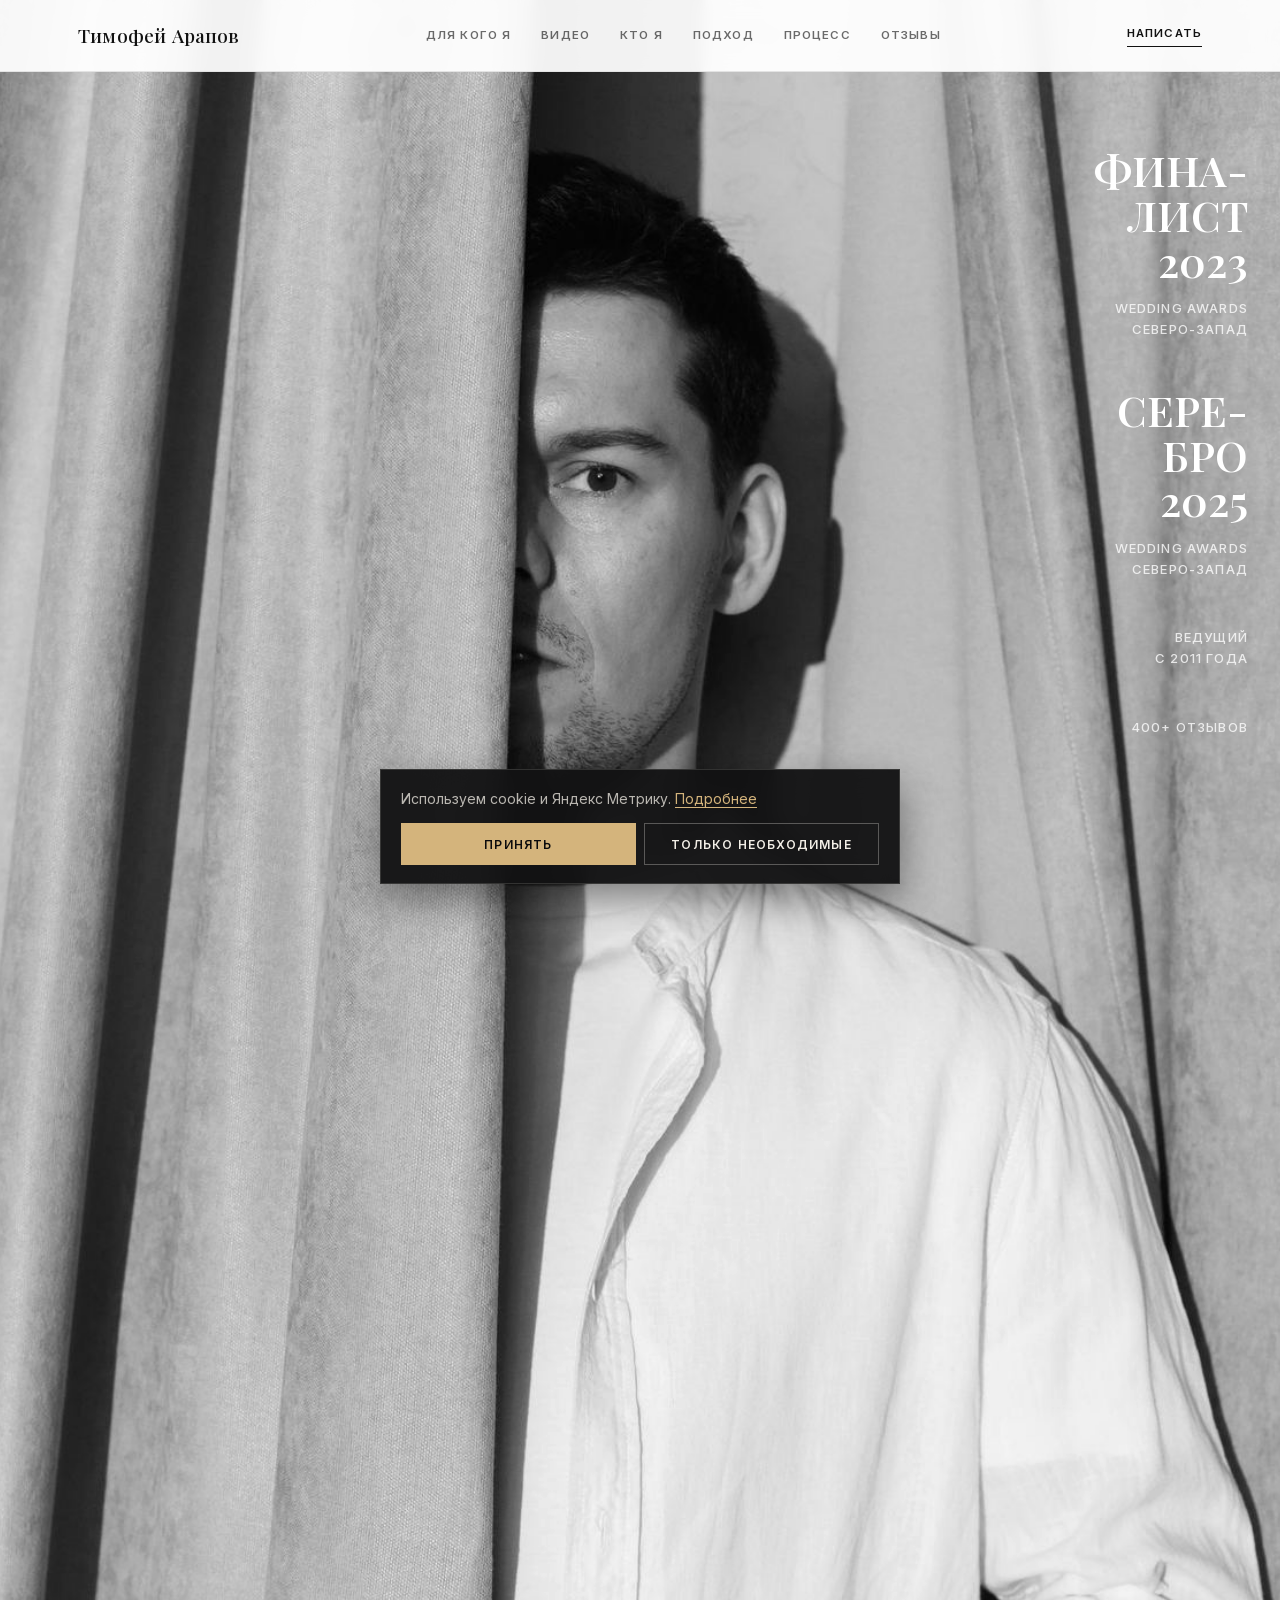
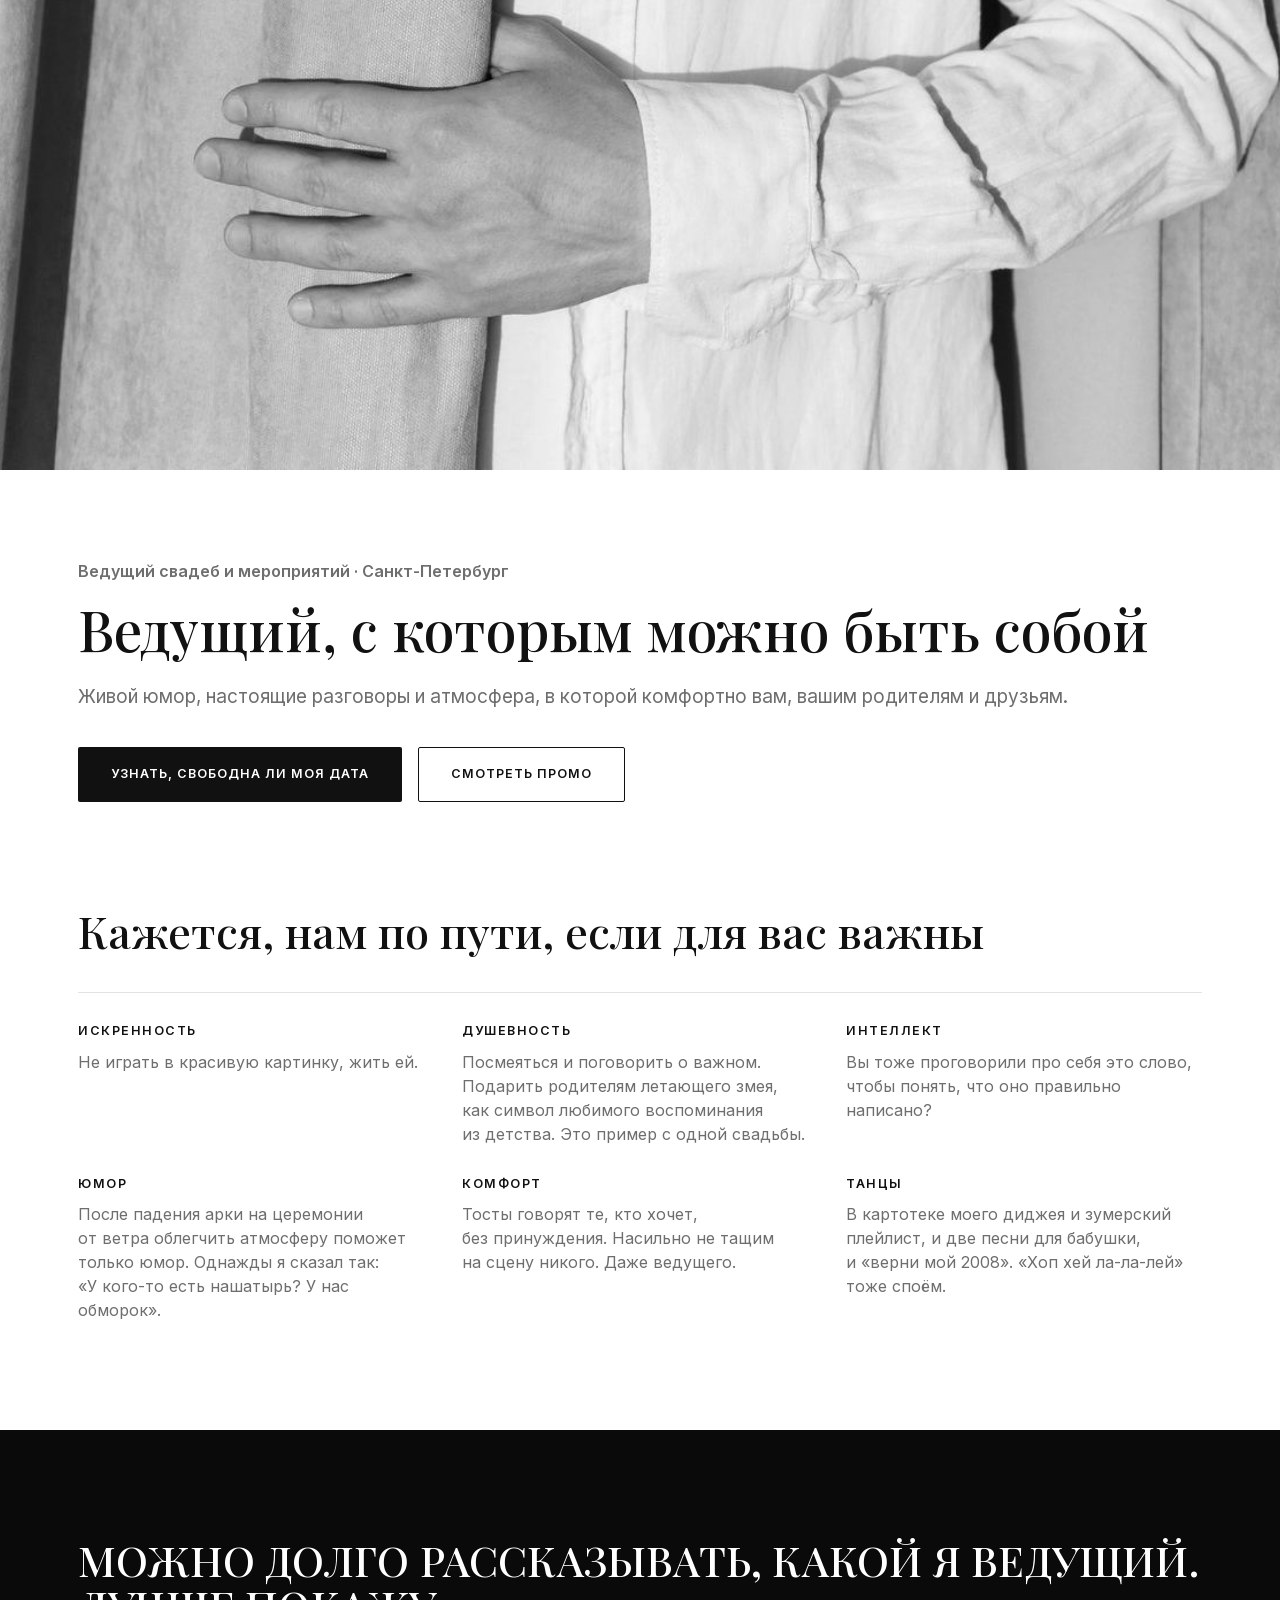
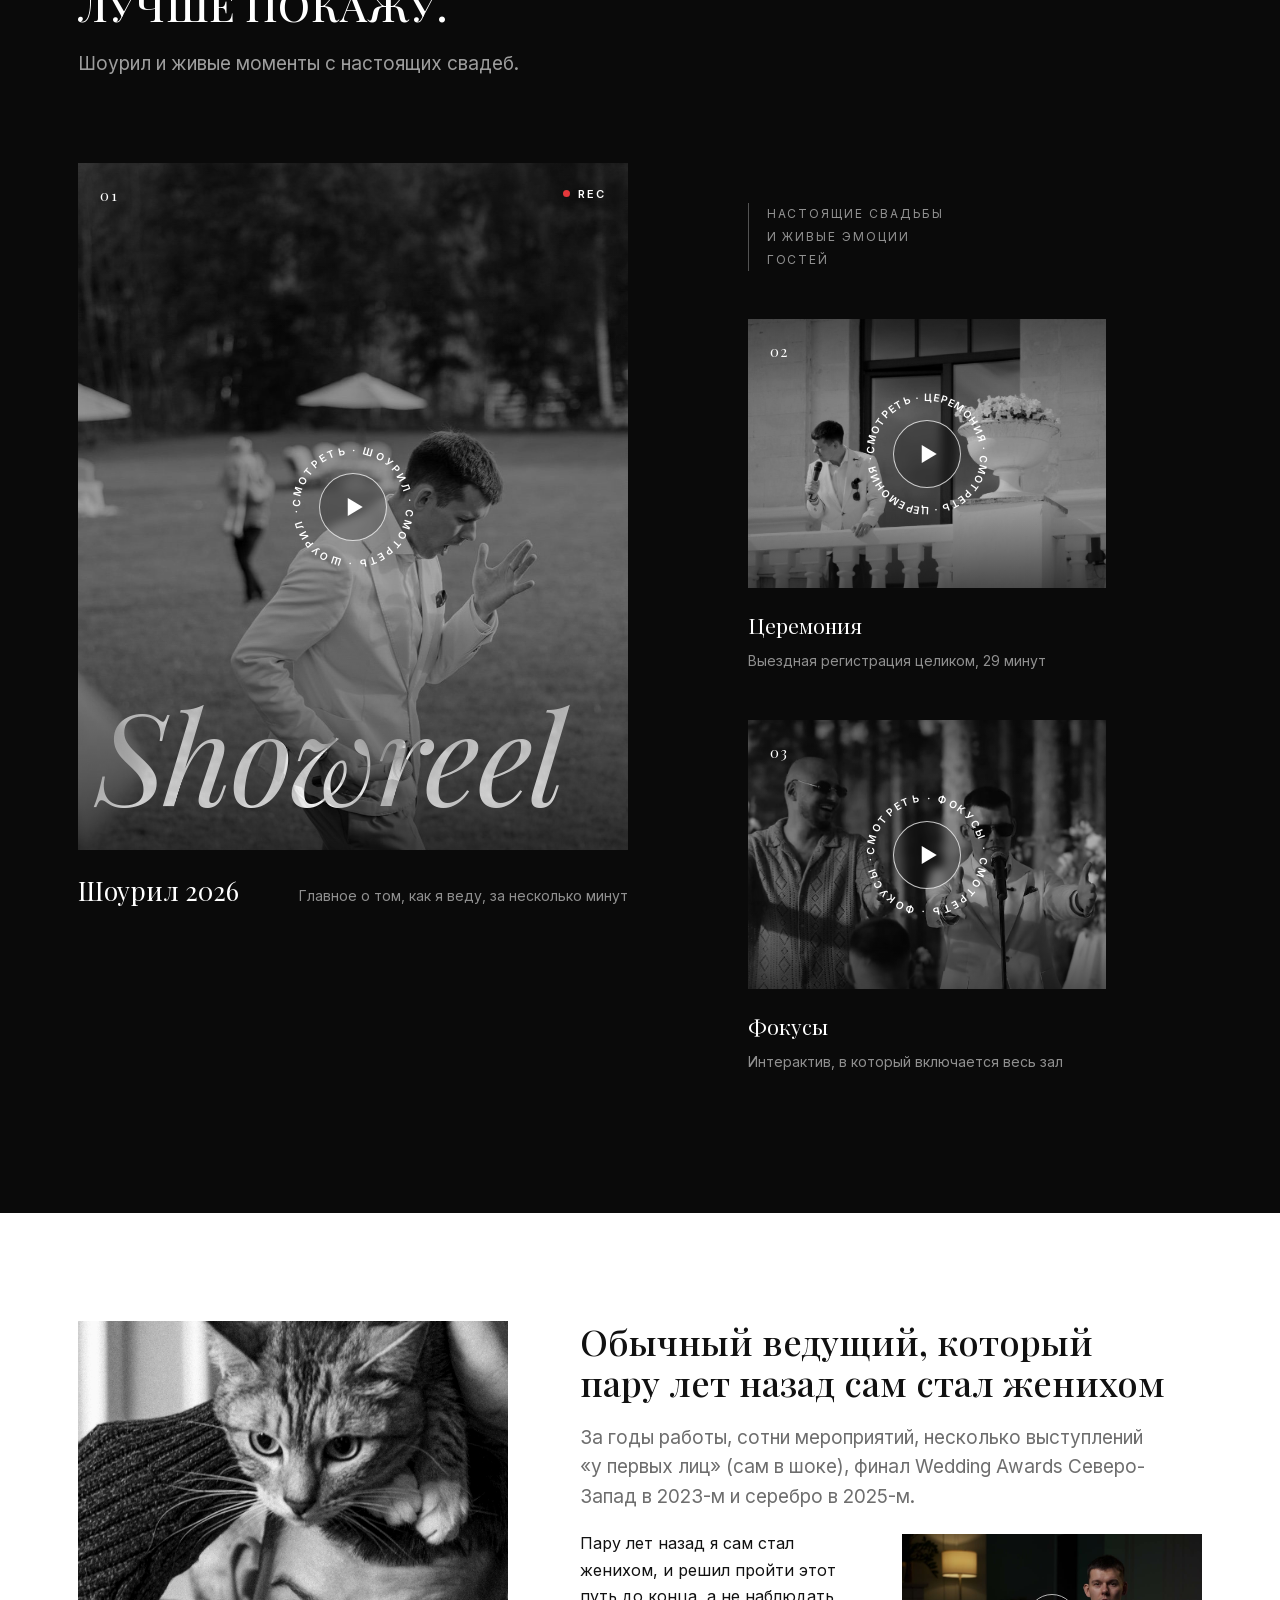
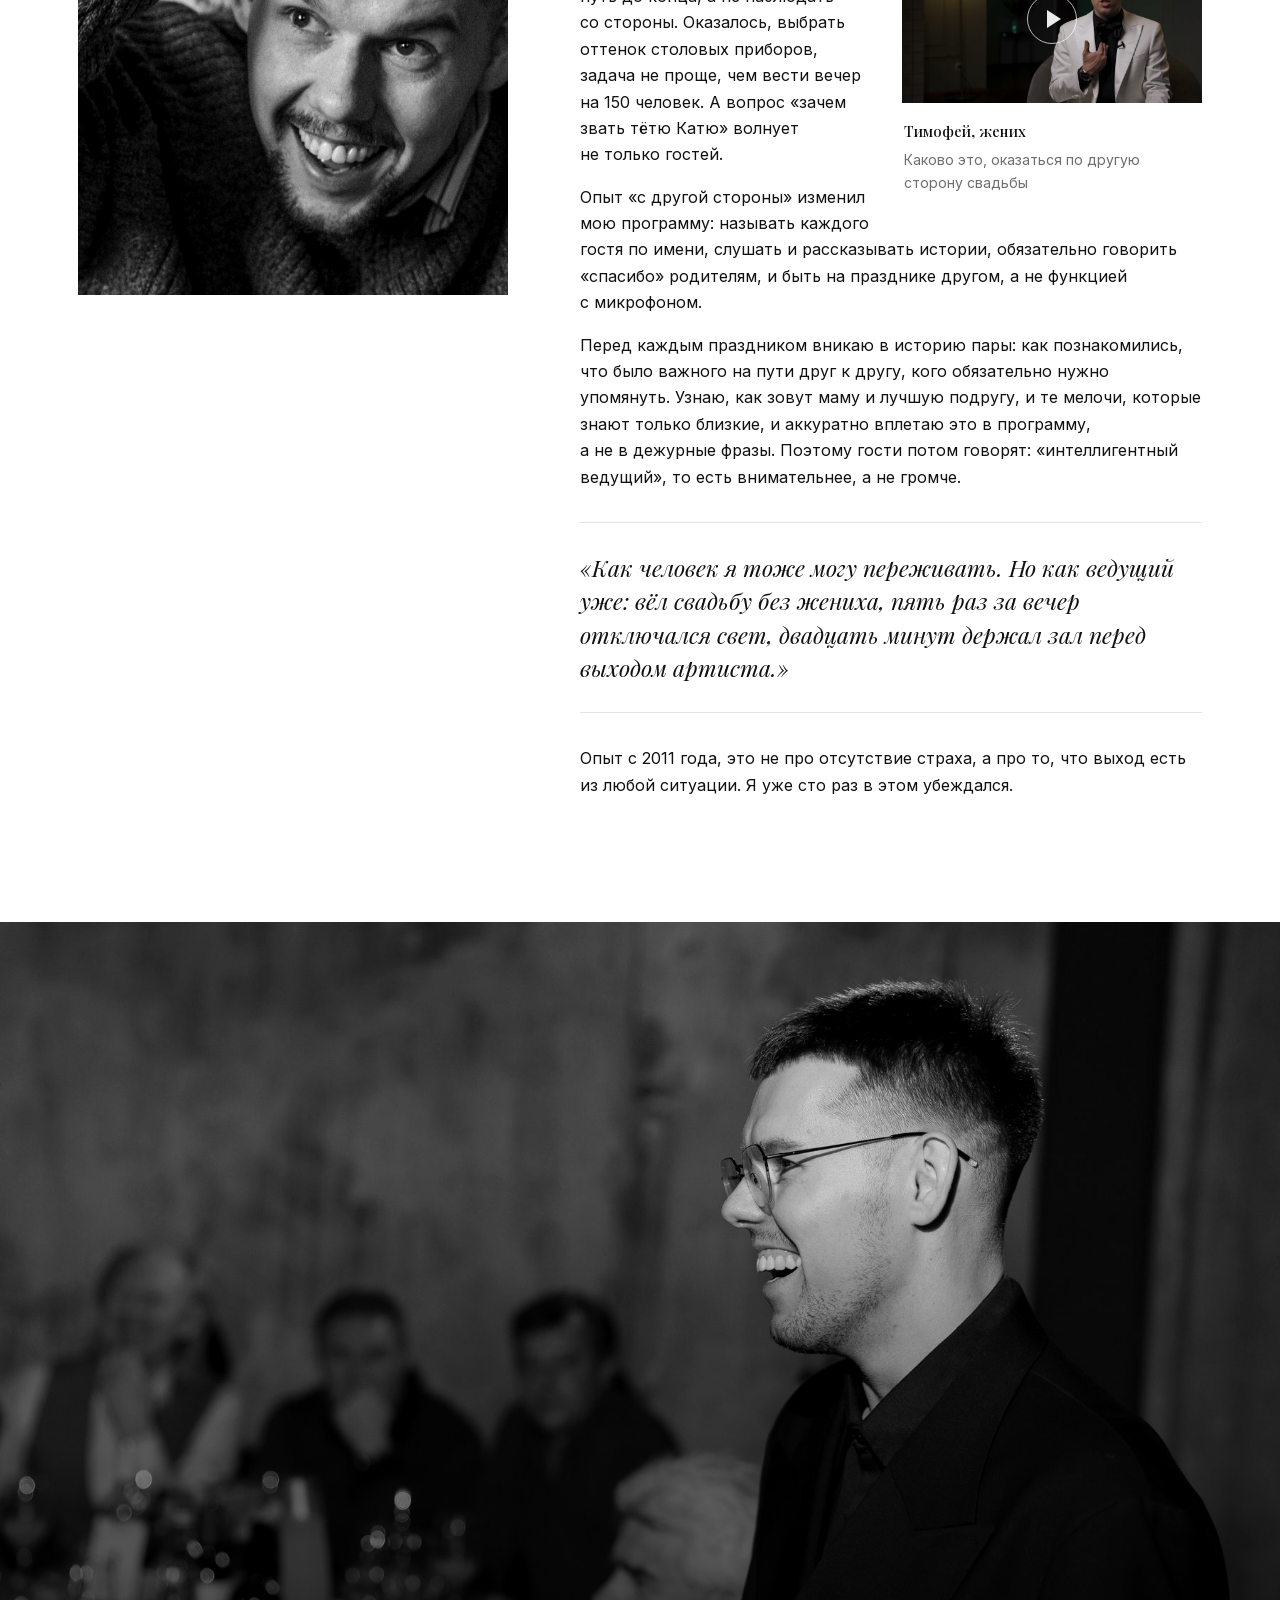
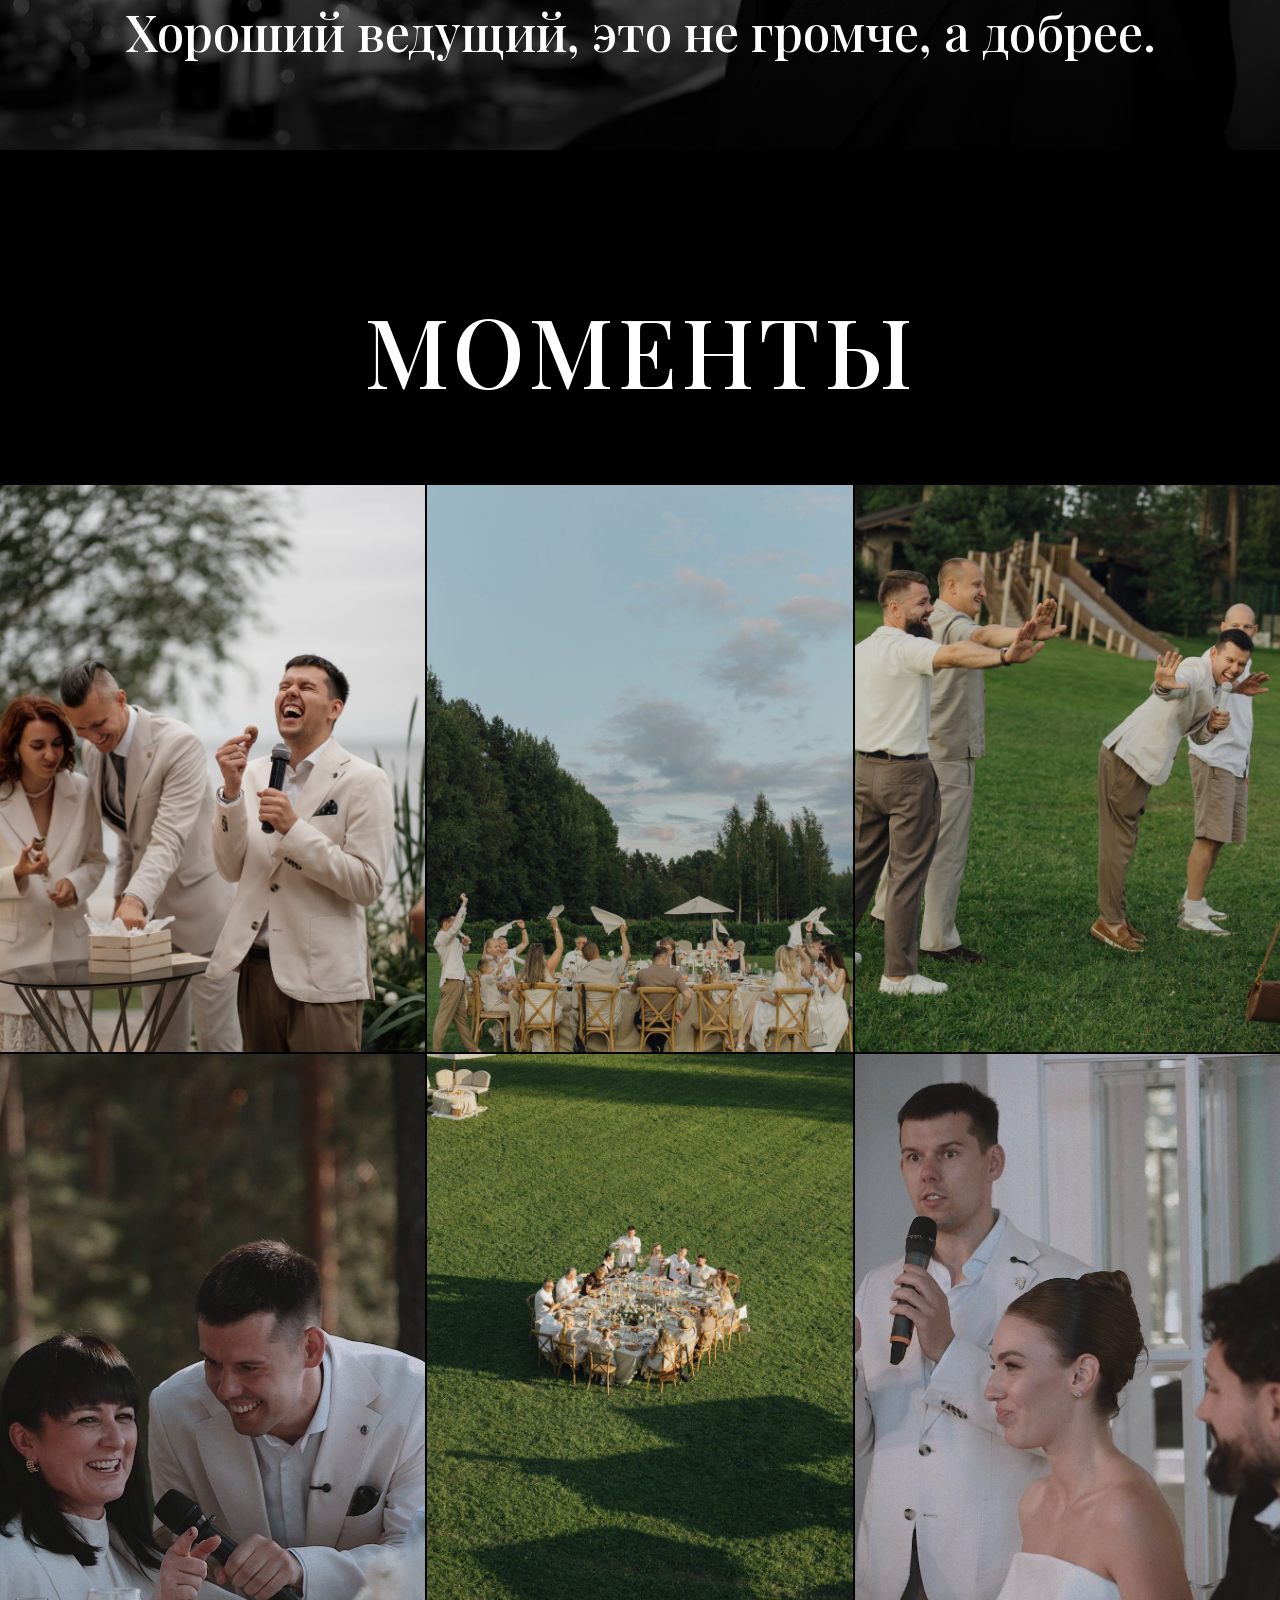
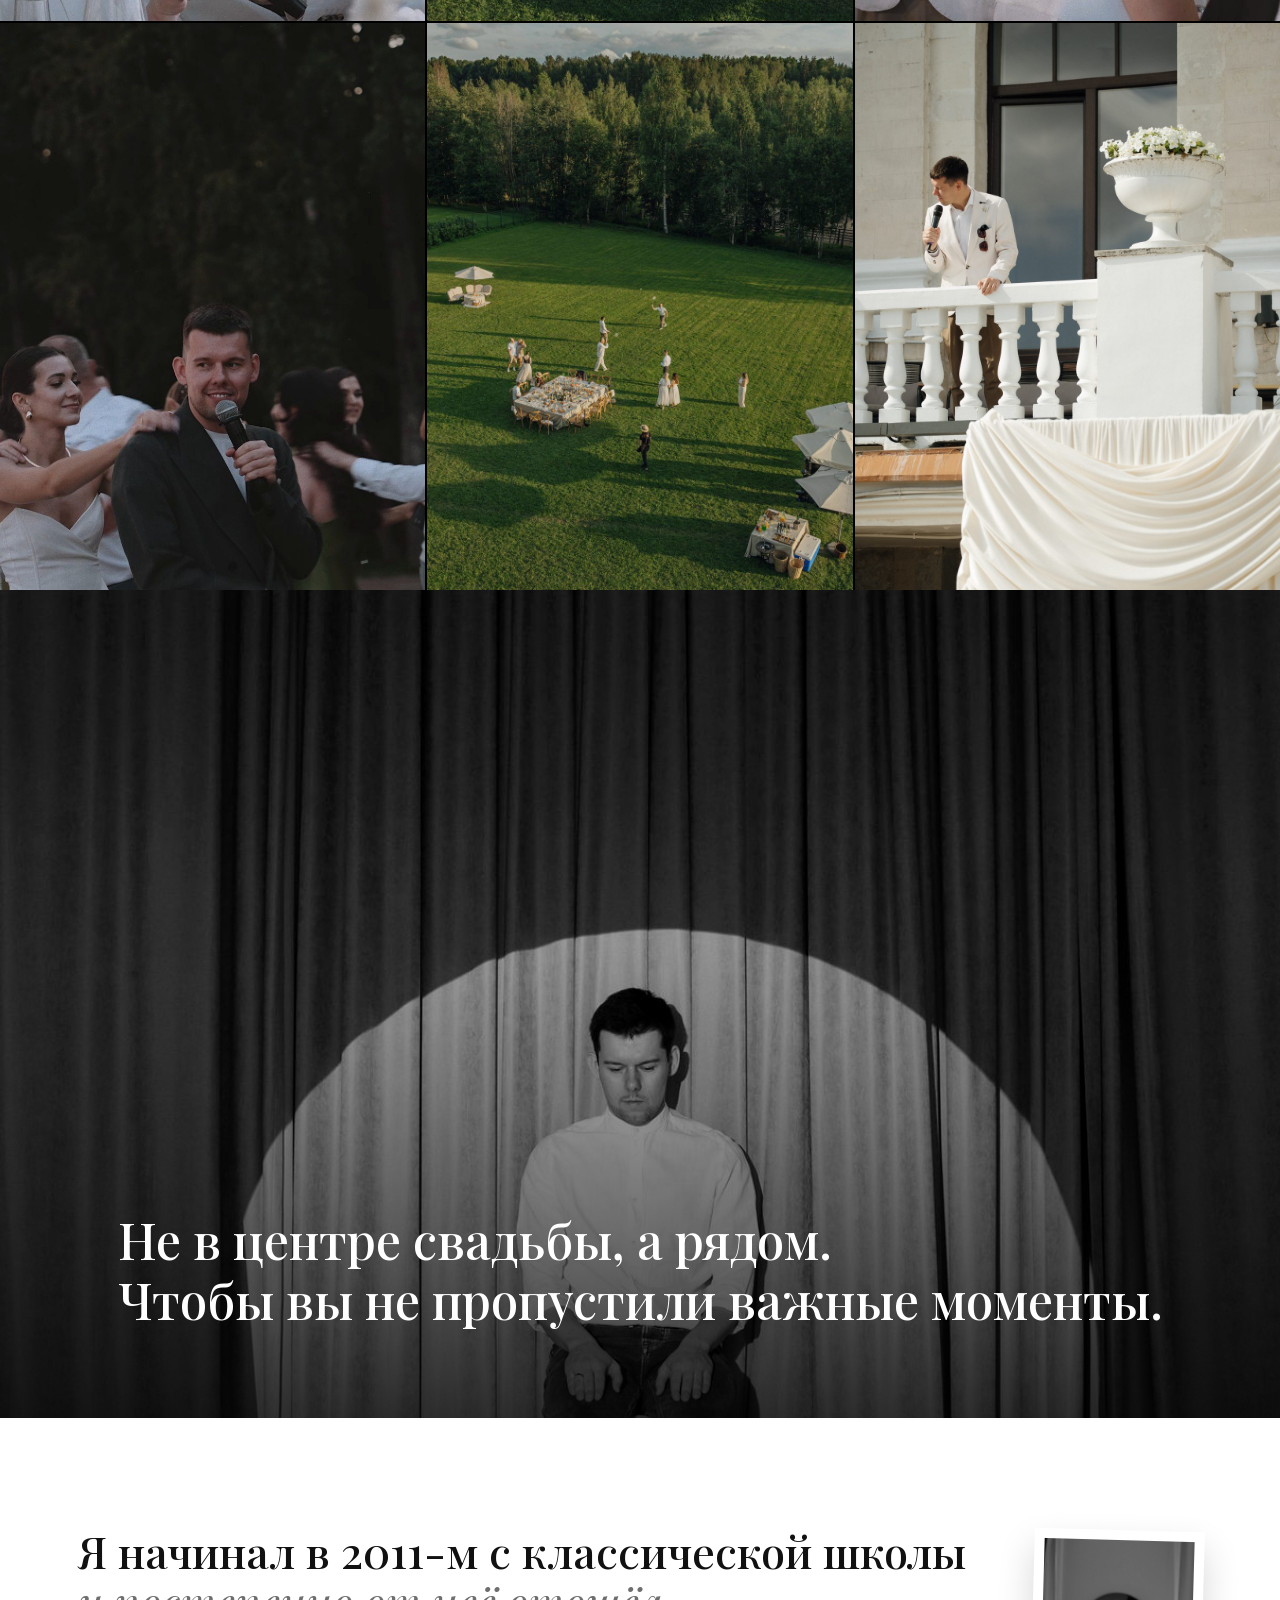
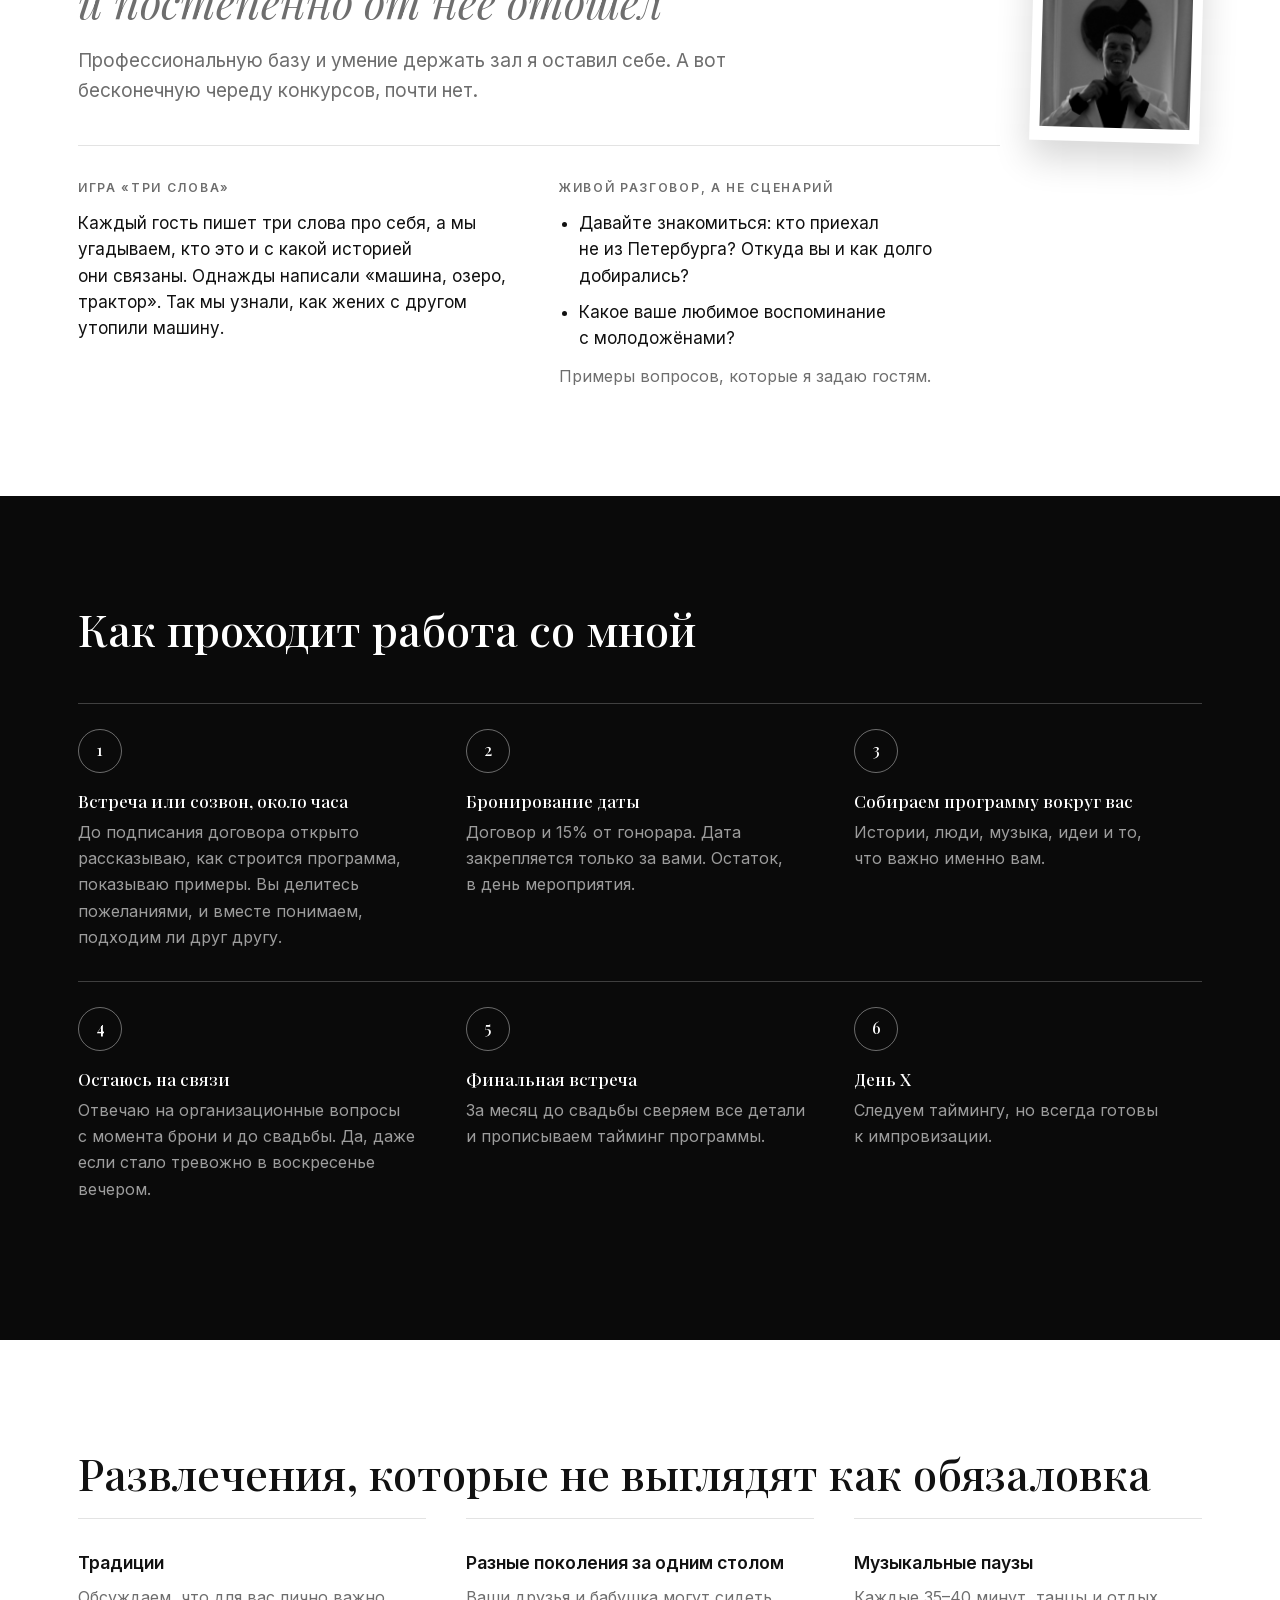
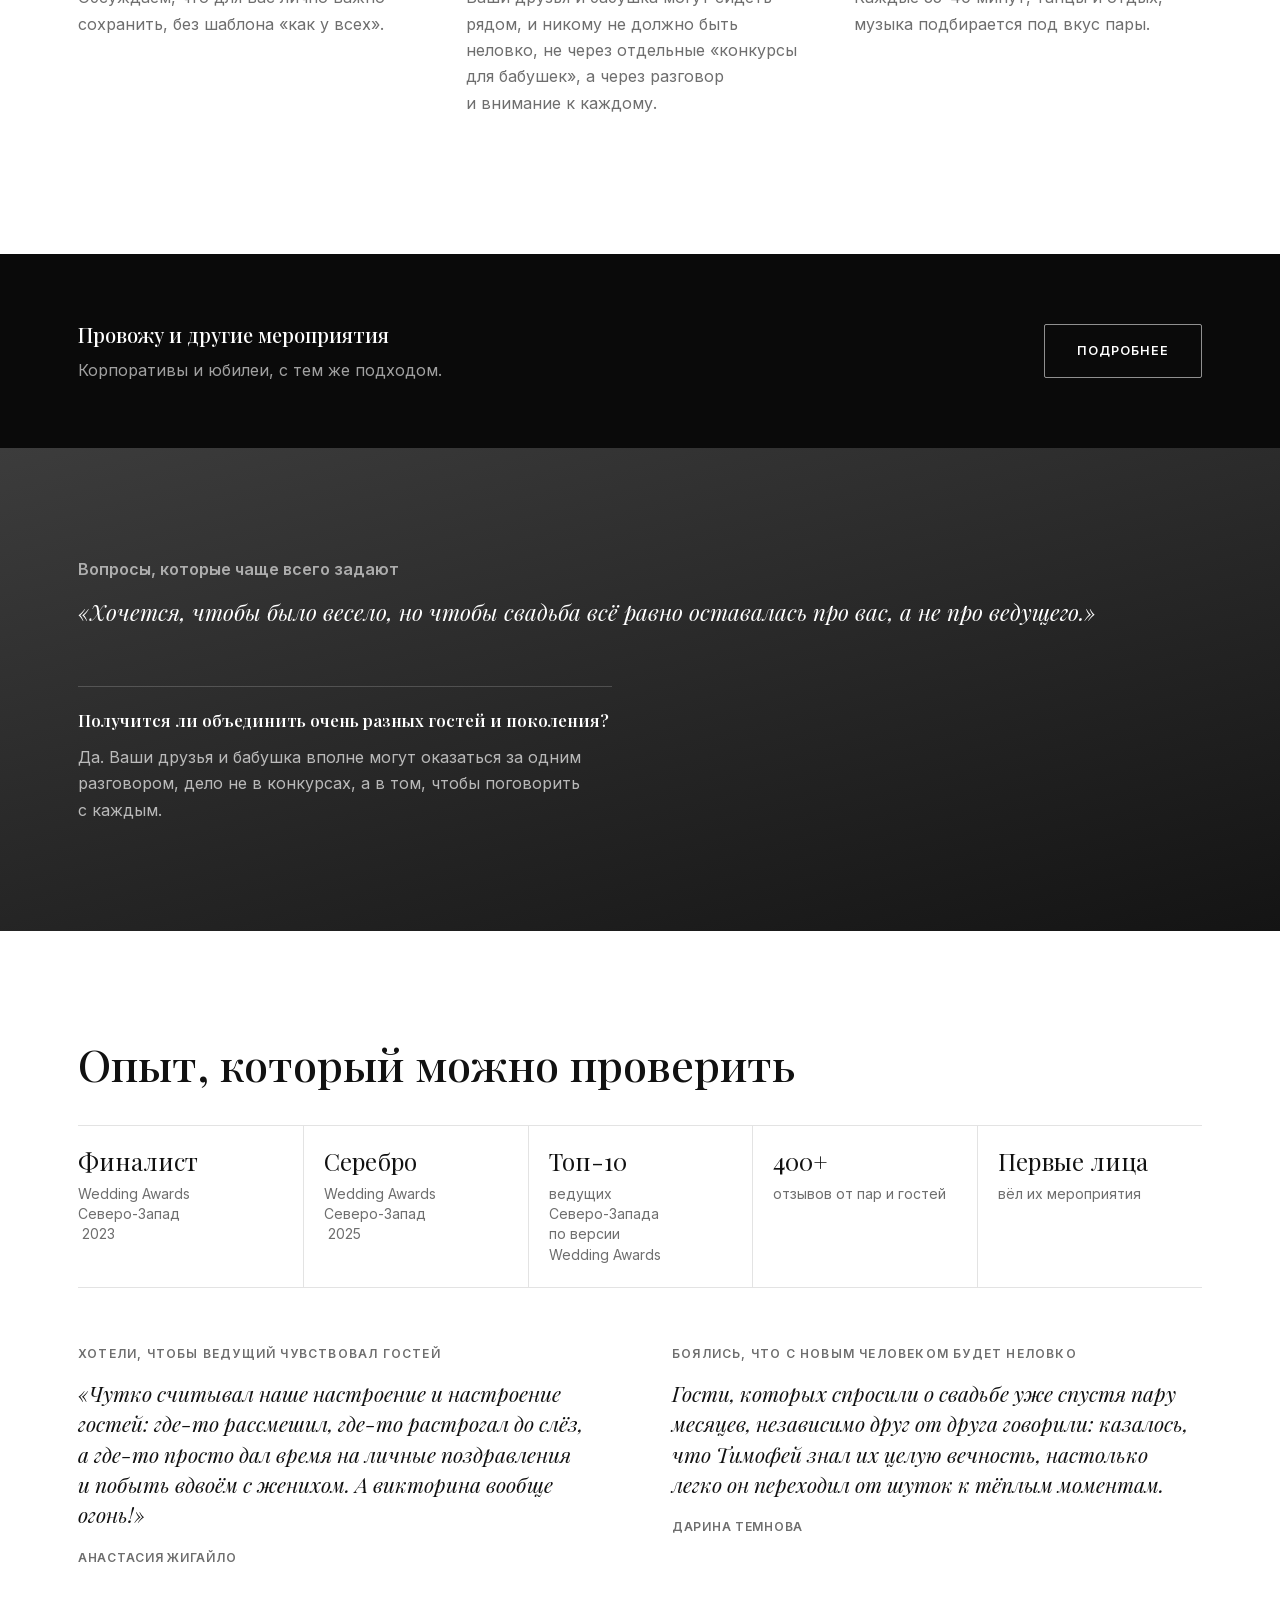
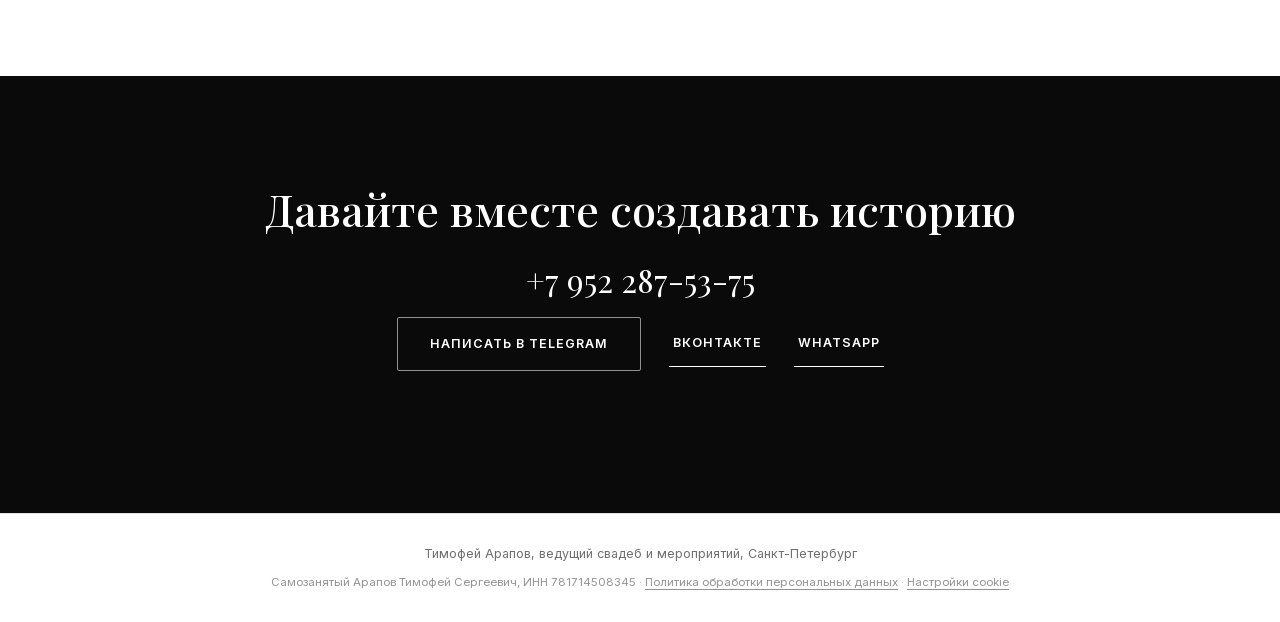
<file: preview/index.html>
<!DOCTYPE html>
<html lang="ru">
<head>
<meta charset="UTF-8">
<meta name="robots" content="noindex, nofollow">
<script>if(/github\.io$/.test(location.hostname))location.replace("https://arapovtimofey.ru"+location.pathname.replace(/^\/timofey-arapov/,"")+location.hash);</script>

<meta name="viewport" content="width=device-width, initial-scale=1.0">
<link rel="icon" href="/favicon.ico" sizes="any">
<link rel="icon" type="image/png" sizes="96x96" href="/favicon-96.png">
<link rel="apple-touch-icon" href="/apple-touch-icon.png">
<title>Тимофей Арапов, ведущий свадеб и мероприятий, Санкт-Петербург</title>
<meta name="description" content="Тимофей Арапов, ведущий свадеб и мероприятий в Санкт-Петербурге с 2011 года. Живой юмор, настоящий контакт с гостями и атмосфера, в которой можно быть собой.">
<link rel="canonical" href="https://arapovtimofey.ru/">
<meta property="og:type" content="website">
<meta property="og:url" content="https://arapovtimofey.ru/">
<meta property="og:title" content="Тимофей Арапов, ведущий свадеб и мероприятий">
<meta property="og:description" content="Ведущий свадеб и мероприятий в Санкт-Петербурге с 2011 года. Живой юмор и настоящий контакт с гостями.">
<meta property="og:image" content="https://arapovtimofey.ru/images/hero-timofey.jpg">
<link rel="stylesheet" href="/fonts/fonts.css">
<script src="/preview/cookie-consent.js" defer></script>
<style>
  :root{
    --bg:#FFFFFF;
    --ink:#111111;
    --muted:#6E6E6E;
    --line:#E3E3E3;
    --black:#0A0A0A;
    --off:#F5F5F4;
    --radius:2px;
  }
  *{box-sizing:border-box;}
  html{scroll-behavior:smooth;}
  @media (prefers-reduced-motion: reduce){
    html{scroll-behavior:auto;}
    .reel-play svg,.reel-tag i{animation:none !important;}
  }
  body{
    margin:0;
    font-family:'Inter',system-ui,sans-serif;
    color:var(--ink);
    background:var(--bg);
    line-height:1.65;
  }
  h1,h2,h3,.serif{font-family:'Playfair Display',serif;font-weight:500;}
  a{color:inherit;text-decoration:none;}
  img{max-width:100%;display:block;}
  .bw{filter:grayscale(1) contrast(1.06) brightness(.98);}
  .wrap{max-width:1180px;margin:0 auto;padding:0 28px;}
  section{padding:108px 0;}
  .eyebrow{
    display:inline-block;
    font-size:12px;
    letter-spacing:.18em;
    text-transform:uppercase;
    color:var(--muted);
    font-weight:600;
    margin-bottom:18px;
  }
  h2{font-size:clamp(30px,4vw,44px);margin:0 0 20px;color:var(--ink);font-weight:500;line-height:1.14;}
  .lead{font-size:19px;color:var(--muted);max-width:660px;line-height:1.55;}

  /* NAV */
  header{
    position:fixed;top:0;left:0;right:0;z-index:50;
    background:rgba(255,255,255,.94);
    backdrop-filter:blur(8px);
    border-bottom:1px solid var(--line);
  }
  nav{
    max-width:1180px;margin:0 auto;padding:20px 28px;
    display:flex;align-items:center;justify-content:space-between;
  }
  .logo{font-family:'Playfair Display',serif;font-size:19px;font-weight:500;color:var(--ink);letter-spacing:.01em;}
  .nav-links{display:flex;gap:30px;font-size:11.5px;font-weight:600;letter-spacing:.1em;text-transform:uppercase;}
  .nav-links a{color:var(--ink);opacity:.62;transition:.2s;}
  .nav-links a:hover{opacity:1;}
  .nav-cta{font-size:11.5px;font-weight:600;letter-spacing:.1em;text-transform:uppercase;border-bottom:1px solid var(--ink);padding-bottom:3px;}
  .nav-cta-mobile{display:none;}
  .btn{
    display:inline-block;padding:16px 32px;border-radius:var(--radius);
    font-weight:600;font-size:12.5px;letter-spacing:.08em;text-transform:uppercase;
    transition:.2s;border:1px solid transparent;
  }
  .btn-primary{background:var(--ink);color:#fff;}
  .btn-primary:hover{background:#000;}
  .btn-ghost-dark{border-color:rgba(255,255,255,.55);color:#fff;}
  .btn-ghost-dark:hover{background:rgba(255,255,255,.12);}
  .text-link{font-size:12.5px;font-weight:600;letter-spacing:.08em;text-transform:uppercase;border-bottom:1px solid currentColor;padding-bottom:3px;}
  .menu-toggle{display:none;background:none;border:none;font-size:22px;cursor:pointer;color:var(--ink);}

  /* HERO */
  .hero{
    position:relative;height:230vh;overflow:hidden;background:#000;
  }
  .hero img{position:absolute;inset:0;width:100%;height:100%;object-fit:cover;object-position:center top;}
  .hero-badges{
    position:absolute;top:148px;right:32px;z-index:2;text-align:right;
    display:flex;flex-direction:column;gap:48px;max-width:280px;
  }
  .badge-big .badge-title{
    font-family:'Playfair Display',serif;font-weight:600;font-size:clamp(26px,3.4vw,42px);
    letter-spacing:0;text-transform:uppercase;line-height:1.08;color:#fff;margin-bottom:14px;
    white-space:nowrap;
  }
  .badge-big .badge-cap,.badge-stat{
    font-size:13px;letter-spacing:.09em;text-transform:uppercase;
    color:rgba(255,255,255,.78);line-height:1.6;font-weight:500;
  }

  /* CUSTOM CURSOR */
  @media (hover:hover) and (pointer:fine){
    a,button{cursor:none;}
    .cursor-trail{
      position:fixed;inset:0;width:100vw;height:100vh;
      pointer-events:none;z-index:9999;mix-blend-mode:difference;opacity:0;
      transition:opacity .2s;
    }
  }

  /* INTRO (headline below hero photo) */
  .intro{padding-top:88px;padding-bottom:48px;}
  #for-you{padding-top:56px;}
  .intro h1{font-size:clamp(34px,5vw,56px);line-height:1.1;margin:0 0 22px;color:var(--ink);max-width:760px;}
  .intro .lead{margin-bottom:36px;}
  .hero-actions{display:flex;gap:16px;flex-wrap:wrap;}
  .btn-ghost{border-color:var(--ink);color:var(--ink);}
  .btn-ghost:hover{background:var(--ink);color:#fff;}

  /* FOR-YOU / VALUES GRID (reused for "Для кого я" and "Ценности") */
  .values-grid{
    display:grid;grid-template-columns:repeat(3,1fr);gap:28px;margin-top:36px;padding-top:28px;
    border-top:1px solid var(--line);
  }
  .values-grid h4{
    margin:0 0 8px;font-size:12.5px;letter-spacing:.12em;text-transform:uppercase;font-weight:600;color:var(--ink);
  }
  .values-grid p{margin:0;font-size:14px;color:var(--muted);line-height:1.5;}
  @media (max-width:680px){.values-grid{grid-template-columns:1fr;gap:20px;}}

  /* ABOUT */
  .about .wrap{display:grid;grid-template-columns:.9fr 1.3fr;gap:72px;align-items:start;}
  .about-photo{overflow:hidden;position:sticky;top:130px;}
  .about-photo img{width:100%;height:100%;object-fit:cover;display:block;aspect-ratio:3/4;}
  .pull-quote{
    margin:32px 0;padding:28px 0;border-top:1px solid var(--line);border-bottom:1px solid var(--line);
    font-family:'Playfair Display',serif;font-size:23px;font-weight:400;color:var(--ink);font-style:italic;line-height:1.45;
  }

  /* STATEMENT (big editorial quote over photo) */
  .statement{position:relative;height:92vh;min-height:540px;overflow:hidden;background:#000;padding:0;}
  .statement img{position:absolute;inset:0;width:100%;height:100%;object-fit:cover;}
  .statement::after{
    content:'';position:absolute;inset:0;
    background:linear-gradient(180deg,rgba(0,0,0,.1) 30%,rgba(0,0,0,.78));
  }
  .statement-text{position:relative;z-index:2;height:100%;display:flex;align-items:flex-end;}
  .statement-text .wrap{padding-bottom:72px;}
  .statement-text h2{
    color:#fff;font-size:clamp(28px,4.4vw,50px);max-width:780px;margin:0 0 16px;line-height:1.2;
  }
  .statement-text p{color:rgba(255,255,255,.78);font-size:16px;line-height:1.5;max-width:620px;margin:0 0 16px;}
  .statement-text .cap{
    color:rgba(255,255,255,.68);font-size:12.5px;letter-spacing:.1em;text-transform:uppercase;font-weight:500;
  }
  .statement.statement-sm{height:62vh;min-height:380px;}

  /* SMALL FRAMED PHOTO INSET ("window") */
  .inset-photo{
    float:right;width:170px;margin:4px 0 20px 32px;padding:10px 10px 14px;background:#fff;
    box-shadow:0 18px 34px rgba(0,0,0,.16);transform:rotate(1.6deg);
  }
  .inset-photo img{display:block;width:100%;aspect-ratio:4/5;object-fit:cover;}
  .inset-photo span{display:block;margin-top:8px;font-size:10.5px;letter-spacing:.08em;text-transform:uppercase;color:var(--muted);text-align:center;}
  @media (max-width:680px){.inset-photo{float:none;width:140px;margin:0 auto 22px;}}

  /* SMALL GROOM-PROMO VIDEO INSET */
  .groom-promo{float:right;width:170px;margin:4px 0 20px 32px;}
  .groom-promo .video-thumb{aspect-ratio:9/13;}
  .groom-promo .vinfo{padding:10px 2px 0;}
  .groom-promo .vinfo h4{font-size:13px;}
  .groom-promo .vinfo p{font-size:11.5px;}
  @media (max-width:680px){.groom-promo{float:none;width:160px;margin:0 auto 22px;}}

  /* BIG STATEMENT HEADLINE (graphic typographic treatment) */
  .big-statement{
    font-size:clamp(32px,5vw,60px);line-height:1.06;text-transform:uppercase;
    letter-spacing:.005em;margin:0 0 22px;max-width:760px;
  }

  /* FAQ / GREY EDITORIAL BLOCK */
  .faq{background:linear-gradient(165deg,#3c3c3c,#141414);color:#fff;}
  .faq .eyebrow{color:rgba(255,255,255,.6);}
  .faq-quote{
    font-family:'Playfair Display',serif;font-style:italic;font-weight:400;
    font-size:clamp(19px,2.1vw,25px);line-height:1.5;max-width:800px;margin:0 0 56px;color:#fff;
  }
  .faq-grid{display:grid;grid-template-columns:1fr 1fr;gap:36px 56px;}
  .faq-item{border-top:1px solid rgba(255,255,255,.18);padding-top:20px;}
  .faq-item h4{margin:0 0 10px;font-size:16.5px;font-weight:600;color:#fff;font-family:'Playfair Display',serif;}
  .faq-item p{margin:0;color:rgba(255,255,255,.68);font-size:14.5px;max-width:520px;}

  /* GALLERY */
  .gallery{padding:120px 0 0;background:#000;}
  .gallery-heading{
    text-align:center;color:#fff;font-family:'Playfair Display',serif;font-weight:500;
    text-transform:uppercase;font-size:clamp(40px,8vw,96px);letter-spacing:.04em;
    margin:0 0 56px;
  }
  .gallery-grid{display:grid;grid-template-columns:repeat(3,1fr);gap:2px;}
  .gallery-grid figure{margin:0;aspect-ratio:3/4;overflow:hidden;position:relative;}
  .gallery-grid img{width:100%;height:100%;object-fit:cover;display:block;}
  .gallery-cap{
    text-align:center;font-size:11px;letter-spacing:.1em;text-transform:uppercase;
    color:rgba(255,255,255,.7);padding:16px 8px 32px;background:#000;
  }

  /* VIDEO GRID */
  .video-grid{display:grid;grid-template-columns:repeat(3,1fr);gap:18px;margin-top:44px;}
  .video-grid-2{grid-template-columns:repeat(2,1fr);max-width:640px;}
  .video-thumb{
    aspect-ratio:9/13;background:linear-gradient(160deg,#1a1a1a,#3a3a3a);
    display:flex;align-items:center;justify-content:center;position:relative;
  }
  .play-btn{
    width:50px;height:50px;border-radius:50%;border:1px solid rgba(255,255,255,.7);
    display:flex;align-items:center;justify-content:center;
  }
  .play-btn::after{
    content:'';border-left:14px solid rgba(255,255,255,.92);border-top:9px solid transparent;
    border-bottom:9px solid transparent;margin-left:4px;
  }
  .video-card .vinfo{padding:16px 2px 0;}
  .video-card .vinfo h4{margin:0 0 4px;font-size:15px;font-weight:500;font-family:'Playfair Display',serif;}
  .video-card .vinfo p{margin:0;font-size:13px;color:var(--muted);}

  /* EDITORIAL LIST (diff / ideas) */
  .ed-list{margin-top:8px;}
  .ed-row{
    display:grid;grid-template-columns:64px 1fr;gap:28px;
    padding:30px 0;border-top:1px solid var(--line);align-items:baseline;
  }
  .ed-list .ed-row:last-child{border-bottom:1px solid var(--line);}
  .ed-num{font-family:'Playfair Display',serif;font-size:20px;color:#C9C9C9;font-weight:400;}
  .ed-row h4{margin:0 0 6px;font-size:17.5px;font-weight:600;}
  .ed-row p{margin:0;font-size:15px;color:var(--muted);max-width:620px;}
  .ed-cols{display:grid;grid-template-columns:1fr 1fr;gap:0 56px;}

  /* PROCESS TIMELINE */
  .process{background:var(--black);color:#fff;}
  .process h2,.process .eyebrow{color:#fff;}
  .process .eyebrow{color:rgba(255,255,255,.6);}
  .process .lead{color:rgba(255,255,255,.62);}
  .timeline{margin-top:48px;display:flex;flex-direction:column;gap:0;}
  .tl-item{display:flex;gap:26px;padding:24px 0;border-bottom:1px solid rgba(255,255,255,.14);}
  .tl-item:last-child{border-bottom:none;}
  .tl-num{
    flex:0 0 44px;height:44px;border-radius:50%;border:1px solid rgba(255,255,255,.4);color:#fff;
    display:flex;align-items:center;justify-content:center;font-weight:500;font-family:'Playfair Display',serif;
  }
  .tl-text h4{margin:0 0 4px;font-size:17px;color:#fff;font-weight:500;font-family:'Playfair Display',serif;}
  .tl-text p{margin:0;font-size:14.5px;color:rgba(255,255,255,.6);max-width:640px;}

  /* INTERLUDE BANNER */
  .interlude{background:var(--black);color:#fff;padding:64px 0;}
  .interlude .wrap{
    display:flex;justify-content:space-between;align-items:center;gap:32px;flex-wrap:wrap;
  }
  .interlude h3{margin:0 0 10px;font-size:28px;color:#fff;}
  .interlude p{margin:0;max-width:480px;color:rgba(255,255,255,.62);font-size:15px;}
  .interlude-compact h3{font-size:20px;margin-bottom:6px;}
  .interlude-compact p{font-size:14px;}

  /* AWARDS / REVIEWS */
  .badges-row{
    display:flex;gap:0;flex-wrap:wrap;margin:36px 0 56px;
    border-top:1px solid var(--line);border-bottom:1px solid var(--line);
  }
  .badges-row span{
    padding:18px 26px;font-size:12px;letter-spacing:.06em;text-transform:uppercase;
    font-weight:600;color:var(--ink);
  }
  @media (min-width:861px){
    .badges-row span{border-right:1px solid var(--line);}
    .badges-row span:last-child{border-right:none;}
  }
  .review-grid{display:grid;grid-template-columns:1fr 1fr;gap:64px;}
  .review-card{padding:0;}
  .review-card .fear{
    display:block;margin-bottom:14px;font-size:12px;letter-spacing:.1em;text-transform:uppercase;
    color:var(--muted);font-weight:600;
  }
  .review-card p{
    font-family:'Playfair Display',serif;font-size:21px;font-style:italic;font-weight:400;
    color:var(--ink);margin:0 0 18px;line-height:1.45;
  }
  .review-card .who{font-size:12px;letter-spacing:.06em;text-transform:uppercase;color:var(--muted);font-weight:600;}

  /* GUIDE */
  .guide{
    border-top:1px solid var(--line);border-bottom:1px solid var(--line);padding:56px 0;
    display:flex;align-items:center;justify-content:space-between;gap:40px;flex-wrap:wrap;
  }
  .guide-text{flex:1.4;min-width:280px;}
  .guide-text h3{margin:0 0 10px;font-size:26px;font-weight:500;}
  .guide-text p{margin:0;color:var(--muted);max-width:480px;}
  .guide-cta{flex:0 0 auto;}
  .guide-second{margin-top:20px;}

  /* CONTACT */
  .contact{background:var(--black);color:#fff;text-align:center;}
  .contact h2{color:#fff;}
  .contact .eyebrow{color:rgba(255,255,255,.6);}
  .contact .lead{color:rgba(255,255,255,.6);margin:0 auto 40px;}
  .contact-buttons{display:flex;justify-content:center;gap:28px;flex-wrap:wrap;margin-bottom:34px;align-items:center;}
  .contact .phone{font-family:'Playfair Display',serif;font-size:32px;color:#fff;margin-bottom:10px;font-weight:400;}

  footer{padding:30px 0;text-align:center;font-size:12.5px;color:var(--muted);background:var(--bg);border-top:1px solid var(--line);}

  @media (max-width:860px){
    .nav-links,.nav-cta{display:none;}
    .menu-toggle{display:block;}
    .nav-links{
      position:fixed;top:65px;left:0;right:0;height:calc(100vh - 65px);height:calc(100dvh - 65px);
      flex-direction:column;align-items:stretch;gap:0;
      background:#fff;padding:4px 28px 28px;overflow-y:auto;
      border-top:1px solid var(--line);
    }
    .nav-links a{width:100%;padding:17px 0;border-bottom:1px solid var(--line);opacity:1;font-size:13.5px;}
    .nav-cta-mobile{display:block;padding:19px 0 0;font-size:13.5px;}
    .about .wrap{grid-template-columns:1fr;}
    .about-photo{max-width:340px;position:static;margin:0 auto;}
    .hero{height:150vh;}
    .video-grid{
      display:flex;grid-template-columns:none;flex-wrap:nowrap;
      overflow-x:auto;overflow-y:hidden;scroll-snap-type:x mandatory;
      -webkit-overflow-scrolling:touch;scrollbar-width:none;
    }
    .video-grid::-webkit-scrollbar{display:none;}
    .video-card{flex:0 0 78%;scroll-snap-align:start;}
    .gallery-grid{
      display:flex;grid-template-columns:none;flex-wrap:nowrap;
      overflow-x:auto;overflow-y:hidden;scroll-snap-type:x mandatory;
      -webkit-overflow-scrolling:touch;scrollbar-width:none;
    }
    .gallery-grid::-webkit-scrollbar{display:none;}
    .gallery-grid figure{flex:0 0 82%;scroll-snap-align:center;}
    .ed-cols{grid-template-columns:1fr;}
    .review-grid{grid-template-columns:1fr;gap:40px;}
    .hero-badges{display:none;}
    .interlude .wrap{flex-direction:column;align-items:flex-start;text-align:left;}
    .guide{flex-direction:column;align-items:flex-start;text-align:left;}
    .badges-row{flex-direction:column;}
    .badges-row span{width:100%;border-bottom:1px solid var(--line);}
    .badges-row span:last-child{border-bottom:none;}
    .faq-grid{grid-template-columns:1fr;gap:28px;}
    .statement{height:78vh;}
    .statement.statement-sm{height:54vh;}
  }
  @media (max-width:560px){
    .wrap{padding:0 20px;}
    .lead{font-size:16.5px;}
    .video-card{flex:0 0 86%;}
    section{padding:64px 0;}
    .hero{height:118vh;}
    .hero-badges{top:96px;right:20px;}
    .intro{padding-top:64px;padding-bottom:28px;}
    #for-you{padding-top:36px;}
    .statement{height:64vh;min-height:400px;}
    .statement.statement-sm{height:48vh;min-height:320px;}
    .statement-text .wrap{padding-bottom:32px;}
    .gallery-grid figure{flex:0 0 88%;}
    .gallery{padding-top:64px;}
    .gallery-heading{font-size:clamp(28px,11vw,40px);padding:0 16px;margin-bottom:28px;}
    .values-grid{margin-top:28px;padding-top:24px;}
    .ed-row{grid-template-columns:40px 1fr;gap:18px;}
    .badges-row span{padding:14px 16px;font-size:11px;}
  }

  /* TYPOGRAPHY: forced line counts on desktop */
  .one-line{max-width:none !important;}
  .intro h1.one-line,.statement-text h2.one-line{white-space:nowrap;}
  .big-statement{max-width:none;font-size:clamp(24px,calc((100vw - 72px) / 27.5),42px);}
  .about-title{font-size:clamp(28px,2.9vw,36px);}
  .approach-title em{font-style:italic;font-weight:400;color:var(--muted);}
  @media (max-width:860px){
    .intro h1.one-line,.statement-text h2.one-line{white-space:normal;}
    .br-desk{display:none;}
    .big-statement{font-size:clamp(30px,8.4vw,44px);}
  }
  .contact-alt{display:flex;gap:28px;align-items:center;justify-content:center;}
  .nowrap{white-space:nowrap;}
  @media (max-width:560px){
    .contact-buttons{flex-direction:column;align-items:center;gap:26px;}
  }

  /* VIDEO STAGE (showreel + ceremony) */
  .reel{background:var(--black);color:#fff;overflow:hidden;padding-bottom:140px;}
  .reel .eyebrow{color:rgba(255,255,255,.55);}
  .reel h2{color:#fff;}
  .reel .lead{color:rgba(255,255,255,.6);}
  .reel-stage{position:relative;display:grid;grid-template-columns:repeat(12,1fr);column-gap:24px;margin-top:84px;}
  .reel-word{
    position:absolute;left:50%;top:74%;transform:translate(-50%,-50%);z-index:3;pointer-events:none;
    font-family:'Playfair Display',serif;font-style:italic;font-weight:400;line-height:1;white-space:nowrap;
    font-size:clamp(96px,17vw,260px);letter-spacing:-.02em;
    color:#fff;mix-blend-mode:difference;
  }
  .reel-card{position:relative;z-index:1;cursor:pointer;}
  .reel-main{grid-column:1 / span 6;align-self:start;}
  .reel-col{grid-column:8 / span 4;padding-top:40px;}
  .reel-note{
    font-size:12px;letter-spacing:.16em;text-transform:uppercase;line-height:1.9;
    color:rgba(255,255,255,.55);padding-left:18px;border-left:1px solid rgba(255,255,255,.3);margin-bottom:120px;
  }
  .reel-media{position:relative;overflow:hidden;aspect-ratio:4/5;background:linear-gradient(160deg,#1b1b1b,#343434);transition:background .6s;}
  .reel-card:hover .reel-media{background:linear-gradient(160deg,#222,#3d3d3d);}
  .reel-side .reel-media{aspect-ratio:3/4;}
  .reel-media img{
    width:100%;height:100%;object-fit:cover;display:block;
    filter:grayscale(1) contrast(1.06) brightness(.72);transform:scale(1.001);
    transition:transform 1.4s cubic-bezier(.2,.7,.2,1),filter .9s ease;
  }
  .reel-media::after{content:'';position:absolute;inset:0;background:linear-gradient(180deg,rgba(0,0,0,.35),transparent 30%,transparent 65%,rgba(0,0,0,.55));pointer-events:none;}
  .reel-card:hover .reel-media img{transform:scale(1.06);filter:grayscale(0) contrast(1.02) brightness(.85);}
  .reel-num{position:absolute;top:20px;left:22px;z-index:2;font-family:'Playfair Display',serif;font-size:15px;letter-spacing:.12em;}
  .reel-tag{position:absolute;top:22px;right:22px;z-index:2;display:flex;align-items:center;gap:8px;font-size:11px;font-weight:600;letter-spacing:.18em;text-transform:uppercase;}
  .reel-tag i{width:7px;height:7px;border-radius:50%;background:#E5383B;animation:reel-blink 1.6s ease-in-out infinite;}
  .reel-play{position:absolute;left:50%;top:50%;z-index:2;width:136px;height:136px;transform:translate(-50%,-50%);transition:transform .6s cubic-bezier(.2,.7,.2,1);}
  .reel-play svg{width:100%;height:100%;animation:reel-spin 16s linear infinite;}
  .reel-play text{fill:#fff;font-family:'Inter',sans-serif;font-size:9px;font-weight:600;text-transform:uppercase;}
  .reel-play::before{content:'';position:absolute;inset:34px;border-radius:50%;border:1px solid rgba(255,255,255,.75);background:rgba(0,0,0,.18);backdrop-filter:blur(4px);transition:background .4s,border-color .4s;}
  .reel-play::after{content:'';position:absolute;left:50%;top:50%;transform:translate(-35%,-50%);border-left:15px solid #fff;border-top:9px solid transparent;border-bottom:9px solid transparent;transition:border-left-color .4s;}
  .reel-card:hover .reel-play{transform:translate(-50%,-50%) scale(1.08);}
  .reel-card:hover .reel-play::before{background:#fff;border-color:#fff;}
  .reel-card:hover .reel-play::after{border-left-color:#000;}
  .reel-info{display:flex;justify-content:space-between;align-items:baseline;gap:24px;padding-top:20px;}
  .reel-info h4{margin:0;font-family:'Playfair Display',serif;font-weight:400;font-size:26px;color:#fff;white-space:nowrap;}
  .reel-side .reel-info{flex-direction:column;gap:6px;}
  .reel-side .reel-info h4{font-size:21px;}
  .reel-info p{margin:0;font-size:13.5px;color:rgba(255,255,255,.55);text-align:right;}
  .reel-side .reel-info p{text-align:left;}
  @keyframes reel-spin{to{transform:rotate(360deg);}}
  @keyframes reel-blink{50%{opacity:.25;}}
  @media (max-width:860px){
    .reel{padding-bottom:80px;}
    .reel-stage{display:block;margin-top:52px;}
    .reel-word{position:relative;display:block;left:auto;top:auto;transform:none;text-align:center;font-size:23vw;margin:0 0 14px;}
    .reel-col{padding-top:0;}
    .reel-note{margin:36px 0 28px;}
    .reel-side{width:82%;margin-left:auto;}
    .reel-play{width:112px;height:112px;}
    .reel-play::before{inset:28px;}
    .reel-info{flex-direction:column;gap:6px;}
    .reel-info h4{font-size:22px;}
    .reel-info p{text-align:left;}
  }
  .reel-media video{position:absolute;inset:0;width:100%;height:100%;object-fit:contain;background:#000;z-index:4;}
  .reel-card.playing .reel-play,.reel-card.playing .reel-tag,.reel-card.playing .reel-num{opacity:0;pointer-events:none;}
  .groom-promo{cursor:pointer;}
  .groom-promo .video-thumb{position:relative;overflow:hidden;}
  .groom-poster{position:absolute;inset:0;width:100%;height:100%;object-fit:cover;filter:grayscale(1) contrast(1.05) brightness(.8);transition:filter .6s,transform 1.2s;}
  .groom-promo:hover .groom-poster{filter:grayscale(0) brightness(.9);transform:scale(1.04);}
  .groom-promo .play-btn{position:relative;z-index:1;}
  .groom-promo video{position:absolute;inset:0;width:100%;height:100%;object-fit:contain;background:#000;z-index:2;}
  /* «Тимофей, жених»: горизонтальное цветное окошко */
  .groom-promo{width:300px !important;}
  .groom-promo .video-thumb{aspect-ratio:16/9 !important;}
  .groom-poster{filter:none !important;}
  .groom-promo:hover .groom-poster{filter:brightness(1.05) !important;}
  @media (max-width:680px){.groom-promo{width:100% !important;max-width:340px;}}
  /* На телефоне и планшете (нет наведения) обложки видео сразу цветные */
  @media (hover:none){.reel-media img{filter:contrast(1.02) brightness(.88) !important;}}
  footer .legal{display:block;margin-top:8px;font-size:11.5px;opacity:.75;}
  footer .legal a{color:inherit;border-bottom:1px solid currentColor;}
  /* Нижняя панель на телефоне, как на странице корпоративов */
  .tabbar{display:none;}
  @media (max-width:860px){
    .tabbar{display:grid;grid-template-columns:repeat(5,1fr);position:fixed;left:10px;right:10px;bottom:calc(10px + env(safe-area-inset-bottom,0px));z-index:95;background:rgba(18,18,19,.92);backdrop-filter:blur(18px);-webkit-backdrop-filter:blur(18px);border:1px solid rgba(255,255,255,.12);border-radius:20px;padding:6px;box-shadow:0 18px 40px rgba(0,0,0,.35);}
    .tabbar a{display:flex;flex-direction:column;align-items:center;gap:4px;padding:8px 2px 6px;border-radius:14px;font-size:10.5px;font-weight:600;letter-spacing:.02em;color:rgba(255,255,255,.6);text-decoration:none;transition:background .3s,color .3s;}
    .tabbar svg{width:22px;height:22px;stroke:currentColor;fill:none;stroke-width:1.5;}
    .tabbar a.on{color:#fff;background:rgba(255,255,255,.1);}
    .tabbar a.cta{color:#111;background:#fff;}
    body{padding-bottom:calc(84px + env(safe-area-inset-bottom,0px));}
  }
  /* превью 23.10 */
  .values-grid p{font-size:16px;}
  .examples{display:grid;grid-template-columns:1fr 1fr;gap:40px;margin-top:40px;border-top:1px solid var(--line);padding-top:32px;}
  .ex-k{display:block;font-size:12px;font-weight:600;letter-spacing:.14em;text-transform:uppercase;color:var(--muted);margin-bottom:12px;}
  .ex p,.ex li{font-size:17px;line-height:1.55;margin:0;}
  .ex ul{margin:0;padding-left:20px;display:grid;gap:10px;}
  .ex .ex-cap{margin-top:12px;font-size:14px;color:var(--muted);}
  a.phone{color:inherit;text-decoration:none;display:inline-block;}
  .contact-alt a{display:inline-block;padding:12px 4px;}
  .reel-side + .reel-side{margin-top:48px;}
  .reel-side .reel-media{aspect-ratio:4/3;}
  .reel-media img[src*="reel-ceremony"]{object-position:center 4%;}
  .reel-note{margin-bottom:48px;}
  @media (min-width:861px){.reel-word{left:18px;top:auto;bottom:96px;transform:none;font-size:clamp(96px,10vw,150px);}}
  .reel-media iframe{position:absolute;inset:0;width:100%;height:100%;border:0;z-index:4;background:#000;}
  @media (max-width:860px){.examples{grid-template-columns:1fr;gap:28px;}}
  /* правки Кристины 23.10 */
  @media (min-width:861px){.statement h2.two-lines{max-width:none;}.statement h2.two-lines span{display:block;white-space:nowrap;}}
  .timeline{display:grid !important;grid-template-columns:repeat(3,1fr);gap:0 40px;}
  .timeline .tl-item{border-bottom:none;border-top:0;flex-direction:column;gap:14px;padding:26px 0 30px;position:relative;}
  .timeline .tl-item::before{content:'';position:absolute;left:0;right:-40px;top:0;height:1px;background:rgba(255,255,255,.22);}
  .timeline .tl-item:nth-child(3n)::before{right:0;}
  @media (min-width:861px) and (prefers-reduced-motion:no-preference){
    .timeline.anim .tl-item::before{transform:scaleX(0);transform-origin:left;transition:transform .45s linear;transition-delay:calc(var(--i) * .45s);}
    .timeline.anim .tl-item > *{opacity:0;transform:translateY(14px);transition:opacity .6s ease,transform .6s ease;transition-delay:calc(var(--i) * .45s + .12s);}
    .timeline.anim.go .tl-item::before{transform:scaleX(1);}
    .timeline.anim.go .tl-item > *{opacity:1;transform:none;}
  }
  @media (max-width:860px){.timeline .tl-item::before{right:0;}}
  .timeline .tl-num{align-self:flex-start;flex:none;width:44px;height:44px;}
  .ideas-row{display:grid;grid-template-columns:repeat(3,1fr);gap:0 40px;margin-top:8px;}
  .ideas-row .ed-row{grid-template-columns:1fr;gap:0;border-bottom:none;}
  .ideas-row .ed-num{display:none;}
  .award-row{display:grid;grid-template-columns:repeat(5,1fr);margin:36px 0 56px;border-top:1px solid var(--line);border-bottom:1px solid var(--line);}
  .award-row div{padding:22px 20px 22px 0;}
  .award-row div + div{padding-left:20px;border-left:1px solid var(--line);}
  .award-row b{display:block;font-family:'Playfair Display',serif;font-weight:400;font-size:24px;line-height:1.15;margin-bottom:8px;}
  .award-row span{display:block;font-size:13px;line-height:1.45;color:var(--muted);}
  @media (min-width:1100px){.faq-quote{max-width:none;white-space:nowrap;font-size:clamp(19px,1.75vw,25px);}}
  @media (max-width:860px){
    .timeline{grid-template-columns:1fr 1fr;gap:0 24px;}
    .ideas-row{grid-template-columns:1fr;}
    .award-row{grid-template-columns:1fr 1fr;}
    .award-row div,.award-row div + div{padding:18px 12px 18px 0;border-left:none;border-bottom:1px solid var(--line);}
    .award-row div:last-child{grid-column:span 2;border-bottom:none;}
  }
  @media (max-width:420px){.timeline{grid-template-columns:1fr;}.timeline .tl-item{flex-direction:row;gap:18px;padding:20px 0;}.timeline .tl-num{width:36px;height:36px;font-size:14px;}}
  /* дизайн-правки 24.10: без подписей и номеров над заголовками, крупнее текст */
  .eyebrow{display:none !important;}
  .intro .eyebrow,.faq .eyebrow{display:block !important;font-size:16px;letter-spacing:0;text-transform:none;margin-bottom:14px;}
  .values-grid p,.faq-item p,.tl-text p,.interlude-compact p,.ed-row p,.interlude p,.ex .ex-cap{font-size:16px;}
  .reel-info p,.video-card .vinfo p,.award-row span{font-size:14px;}
</style>
</head>
<body>

<header>
  <nav>
    <div class="logo">Тимофей Арапов</div>
    <div class="nav-links">
      <a href="#for-you">Для&nbsp;кого&nbsp;я</a>
      <a href="#videos">Видео</a>
      <a href="#about">Кто&nbsp;я</a>
      <a href="#approach">Подход</a>
      <a href="#process">Процесс</a>
      <a href="#awards">Отзывы</a>
      <!-- <a href="#guide">Гайд</a> скрыто до готовности гайдов -->
      <a href="#contact" class="nav-cta-mobile">Написать</a>
    </div>
    <a href="#contact" class="nav-cta">Написать</a>
    <button class="menu-toggle" aria-label="Меню">☰</button>
  </nav>
</header>

<section class="hero">
  <img class="bw" src="/images/hero-timofey.jpg" alt="Тимофей Арапов, ведущий свадеб и мероприятий">
  <div class="hero-badges">
    <div class="badge-big">
      <div class="badge-title">Фина-<br>лист<br>2023</div>
      <div class="badge-cap">Wedding Awards<br>Северо-Запад</div>
    </div>
    <div class="badge-big">
      <div class="badge-title">Сере-<br>бро<br>2025</div>
      <div class="badge-cap">Wedding Awards<br>Северо-Запад</div>
    </div>
    <div class="badge-stat">Ведущий<br>с&nbsp;2011&nbsp;года</div>
    <div class="badge-stat">400+&nbsp;отзывов</div>
  </div>
</section>

<section class="intro">
  <div class="wrap">
    <span class="eyebrow">Ведущий свадеб и&nbsp;мероприятий · Санкт-Петербург</span>
    <h1 class="one-line">Ведущий, с&nbsp;которым можно быть собой</h1>
    <p class="lead one-line">Живой юмор, настоящие разговоры и&nbsp;атмосфера, в&nbsp;которой комфортно вам, вашим родителям и&nbsp;друзьям.</p>
    <div class="hero-actions">
      <a href="#contact" class="btn btn-primary">Узнать, свободна&nbsp;ли&nbsp;моя дата</a>
      <a href="#videos" class="btn btn-ghost">Смотреть промо</a>
    </div>
  </div>
</section>

<section id="for-you">
  <div class="wrap">
    <span class="eyebrow">01 · Для&nbsp;кого&nbsp;я</span>
    <h2>Кажется, нам по&nbsp;пути, если для&nbsp;вас&nbsp;важны</h2>
    <div class="values-grid">
      <div><h4>Искренность</h4><p>Не&nbsp;играть в&nbsp;красивую картинку, жить&nbsp;ей.</p></div>
      <div><h4>Душевность</h4><p>Посмеяться и&nbsp;поговорить о&nbsp;важном. Подарить родителям летающего змея, как&nbsp;символ любимого воспоминания из&nbsp;детства. Это&nbsp;пример с&nbsp;одной&nbsp;свадьбы.</p></div>
      <div><h4>Интеллект</h4><p>Вы&nbsp;тоже проговорили про&nbsp;себя это&nbsp;слово, чтобы понять, что&nbsp;оно правильно написано?</p></div>
      <div><h4>Юмор</h4><p>После падения арки на&nbsp;церемонии от&nbsp;ветра облегчить атмосферу поможет только юмор. Однажды я&nbsp;сказал так: «У&nbsp;кого-то есть нашатырь? У&nbsp;нас обморок».</p></div>
      <div><h4>Комфорт</h4><p>Тосты говорят те, кто хочет, без&nbsp;принуждения. Насильно не&nbsp;тащим на&nbsp;сцену никого. Даже ведущего.</p></div>
      <div><h4>Танцы</h4><p>В&nbsp;картотеке моего диджея и&nbsp;зумерский плейлист, и&nbsp;две песни для&nbsp;бабушки, и&nbsp;«верни мой&nbsp;2008». «Хоп&nbsp;хей ла-ла-лей» тоже&nbsp;споём.</p></div>
    </div>
  </div>
</section>

<section id="videos" class="reel">
  <div class="wrap">
    <span class="eyebrow">02 · Видео</span>
    <h2 class="big-statement">Можно долго рассказывать, какой я&nbsp;ведущий.<br>Лучше покажу.</h2>
    <p class="lead one-line">Шоурил и&nbsp;живые моменты с&nbsp;настоящих свадеб.</p>
    <div class="reel-stage">
      <div class="reel-card reel-main" data-kinescope="wynNqxbhsPc7SzGaK5Jf4F">
        <div class="reel-word" aria-hidden="true">Showreel</div>
        <div class="reel-media">
          <img src="/images/reel-showreel.jpg?v=2" alt="Тимофей Арапов ведёт выездную свадьбу" loading="lazy">
          <span class="reel-num">01</span>
          <span class="reel-tag"><i></i>Rec</span>
          <span class="reel-play" aria-hidden="true"><svg viewBox="0 0 120 120"><defs><path id="ring1" d="M60,60 m-47,0 a47,47 0 1,1 94,0 a47,47 0 1,1 -94,0"/></defs><text><textPath href="#ring1" textLength="292">Смотреть · Шоурил · Смотреть · Шоурил ·</textPath></text></svg></span>
        </div>
        <div class="reel-info"><h4>Шоурил 2026</h4><p>Главное о&nbsp;том, как&nbsp;я&nbsp;веду, за&nbsp;несколько минут</p></div>
      </div>
      <div class="reel-col">
        <div class="reel-note">Настоящие свадьбы<br>и&nbsp;живые эмоции<br>гостей</div>
        <div class="reel-card reel-side" data-kinescope="3YyQ76eH9tXHgv5fpkBJGt">
          <div class="reel-media">
            <img src="/images/reel-ceremony.jpg?v=2" alt="Тимофей Арапов ведёт выездную регистрацию" loading="lazy">
            <span class="reel-num">02</span>
            <span class="reel-play" aria-hidden="true"><svg viewBox="0 0 120 120"><defs><path id="ring2" d="M60,60 m-47,0 a47,47 0 1,1 94,0 a47,47 0 1,1 -94,0"/></defs><text><textPath href="#ring2" textLength="292">Смотреть · Церемония · Смотреть · Церемония ·</textPath></text></svg></span>
          </div>
          <div class="reel-info"><h4>Церемония</h4><p>Выездная регистрация целиком, 29&nbsp;минут</p></div>
        </div>
        <div class="reel-card reel-side" data-video="/korporativy/video/game-promo.mp4">
          <div class="reel-media">
            <img src="/korporativy/video/game-promo.jpg" alt="Тимофей Арапов показывает фокусы гостям" loading="lazy">
            <span class="reel-num">03</span>
            <span class="reel-play" aria-hidden="true"><svg viewBox="0 0 120 120"><defs><path id="ring3" d="M60,60 m-47,0 a47,47 0 1,1 94,0 a47,47 0 1,1 -94,0"/></defs><text><textPath href="#ring3" textLength="292">Смотреть · Фокусы · Смотреть · Фокусы ·</textPath></text></svg></span>
          </div>
          <div class="reel-info"><h4>Фокусы</h4><p>Интерактив, в&nbsp;который включается весь&nbsp;зал</p></div>
        </div>
      </div>
    </div>
  </div>
</section>

<section class="about" id="about">
  <div class="wrap">
    <div class="about-photo">
      <img class="bw" src="/korporativy/images/hero-cat.jpg" alt="Тимофей Арапов с котом" loading="lazy">
    </div>
    <div class="about-text">
      <span class="eyebrow">03 · Кто&nbsp;я</span>
      <h2 class="about-title">Обычный ведущий, который<br class="br-desk"> пару лет назад сам стал женихом</h2>
      <p class="lead">За&nbsp;годы работы, сотни мероприятий, несколько выступлений «у&nbsp;первых лиц» (сам в&nbsp;шоке), финал Wedding Awards Северо-Запад в&nbsp;2023-м и&nbsp;серебро в&nbsp;2025-м.</p>
            <div class="groom-promo video-card" data-video="/video/groom-2023.mp4"><div class="video-thumb"><img class="groom-poster" src="/video/groom-2023.jpg" alt="Тимофей Арапов, видео 2023" loading="lazy"><div class="play-btn"></div></div><div class="vinfo"><h4>Тимофей, жених</h4><p>Каково это, оказаться по&nbsp;другую сторону свадьбы</p></div></div>
      <p>Пару лет назад я&nbsp;сам стал женихом, и&nbsp;решил пройти этот путь до&nbsp;конца, а&nbsp;не&nbsp;наблюдать со&nbsp;стороны. Оказалось, выбрать оттенок столовых приборов, задача не&nbsp;проще, чем&nbsp;вести вечер на&nbsp;150&nbsp;человек. А&nbsp;вопрос «зачем звать тётю Катю» волнует не&nbsp;только гостей.</p>
      <p>Опыт «с&nbsp;другой стороны» изменил мою программу: называть каждого гостя по&nbsp;имени, слушать и&nbsp;рассказывать истории, обязательно говорить «спасибо» родителям, и&nbsp;быть на&nbsp;празднике другом, а&nbsp;не&nbsp;функцией с&nbsp;микрофоном.</p>
      <p>Перед каждым праздником вникаю в&nbsp;историю пары: как&nbsp;познакомились, что&nbsp;было важного на&nbsp;пути друг к&nbsp;другу, кого обязательно нужно упомянуть. Узнаю, как&nbsp;зовут маму и&nbsp;лучшую подругу, и&nbsp;те&nbsp;мелочи, которые знают только близкие, и&nbsp;аккуратно вплетаю это&nbsp;в&nbsp;программу, а&nbsp;не&nbsp;в&nbsp;дежурные фразы. Поэтому гости потом говорят: «интеллигентный ведущий», то&nbsp;есть внимательнее, а&nbsp;не&nbsp;громче.</p>
      <div class="pull-quote">«Как&nbsp;человек я&nbsp;тоже могу переживать. Но&nbsp;как&nbsp;ведущий уже: вёл свадьбу без&nbsp;жениха, пять раз за&nbsp;вечер отключался свет, двадцать минут держал зал перед выходом артиста.»</div>
      <p>Опыт с&nbsp;2011&nbsp;года, это&nbsp;не&nbsp;про&nbsp;отсутствие страха, а&nbsp;про&nbsp;то, что&nbsp;выход есть из&nbsp;любой ситуации. Я&nbsp;уже&nbsp;сто раз в&nbsp;этом убеждался.</p>
    </div>
  </div>
</section>

<section class="statement">
  <img class="bw" src="/images/statement-kind.jpg?v=2" alt="Тимофей Арапов смеётся вместе с гостями" loading="lazy" style="object-position:70% 30%;">
  <div class="statement-text">
    <div class="wrap">
      <h2 class="one-line">Хороший ведущий, это&nbsp;не&nbsp;громче, а&nbsp;добрее.</h2>
    </div>
  </div>
</section>

<section class="gallery">
  <div class="gallery-heading">Моменты</div>
    <div class="gallery-grid">
    <figure><img src="/images/gallery-01.jpg?v=2" alt="Тимофей Арапов смеётся вместе с парой" loading="lazy"></figure>
    <figure><img src="/images/gallery-02.jpg?v=2" alt="Гости запускают бумажные самолётики за свадебным столом" loading="lazy"></figure>
    <figure><img src="/images/gallery-03.jpg?v=2" alt="Гости играют на лужайке на выездной свадьбе" loading="lazy"></figure>
    <figure><img src="/images/gallery-n4.jpg" alt="Тимофей Арапов смеётся вместе с родителями молодожёнов" loading="lazy"></figure>
    <figure><img src="/images/gallery-05.jpg?v=2" alt="Свадебный стол на лужайке, вид сверху" loading="lazy"></figure>
    <figure><img src="/images/gallery-n6.jpg" alt="Тимофей Арапов с микрофоном рядом с невестой и женихом" loading="lazy"></figure>
    <figure><img src="/images/gallery-n7.jpg" alt="Тимофей Арапов в хороводе гостей с невестой" loading="lazy"></figure>
    <figure><img src="/images/gallery-08.jpg?v=2" alt="Выездная свадьба на лужайке, вид сверху" loading="lazy"></figure>
    <figure><img src="/images/gallery-balcony.jpg" alt="Тимофей Арапов с микрофоном на балконе усадьбы" loading="lazy"></figure>
  </div>
</section>

<section class="statement">
  <img class="bw" src="/images/scatter-fullbg.jpg" alt="Тимофей Арапов отходит в сторону, уступая внимание гостям" loading="lazy">
  <div class="statement-text">
    <div class="wrap">
      <h2 class="two-lines"><span>Не&nbsp;в&nbsp;центре свадьбы, а&nbsp;рядом.</span> <span>Чтобы вы&nbsp;не&nbsp;пропустили важные&nbsp;моменты.</span></h2>
    </div>
  </div>
</section>

<section id="approach">
  <div class="wrap">
    <div class="inset-photo">
      <img class="bw" src="/images/scatter-window.jpg" alt="Тимофей Арапов, портрет" loading="lazy">
    </div>
    <span class="eyebrow">04 · Подход</span>
    <h2 class="approach-title">Я&nbsp;начинал в&nbsp;2011-м с&nbsp;классической школы<br><em>и&nbsp;постепенно от&nbsp;неё отошёл</em></h2>
    <p class="lead">Профессиональную базу и&nbsp;умение держать зал я&nbsp;оставил себе. А&nbsp;вот бесконечную череду конкурсов, почти&nbsp;нет.</p>
    <div class="examples">
      <div class="ex">
        <span class="ex-k">Игра «Три слова»</span>
        <p>Каждый гость пишет три слова про&nbsp;себя, а&nbsp;мы угадываем, кто это и&nbsp;с&nbsp;какой историей они&nbsp;связаны. Однажды написали «машина, озеро, трактор». Так&nbsp;мы узнали, как&nbsp;жених с&nbsp;другом утопили машину.</p>
      </div>
      <div class="ex">
        <span class="ex-k">Живой разговор, а&nbsp;не&nbsp;сценарий</span>
        <ul>
          <li>Давайте знакомиться: кто приехал не&nbsp;из&nbsp;Петербурга? Откуда вы и&nbsp;как&nbsp;долго добирались?</li>
          <li>Какое ваше любимое воспоминание с&nbsp;молодожёнами?</li>
        </ul>
        <p class="ex-cap">Примеры вопросов, которые я&nbsp;задаю гостям.</p>
      </div>
    </div>
  </div>
</section>

<section class="process" id="process">
  <div class="wrap">
    <span class="eyebrow">05 · Процесс</span>
    <h2>Как&nbsp;проходит работа со&nbsp;мной</h2>
    <div class="timeline">
      <div class="tl-item"><div class="tl-num">1</div><div class="tl-text"><h4>Встреча или&nbsp;созвон, около часа</h4><p>До&nbsp;подписания договора открыто рассказываю, как&nbsp;строится программа, показываю примеры. Вы&nbsp;делитесь пожеланиями, и&nbsp;вместе понимаем, подходим&nbsp;ли&nbsp;друг другу.</p></div></div>
      <div class="tl-item"><div class="tl-num">2</div><div class="tl-text"><h4>Бронирование даты</h4><p>Договор и&nbsp;15% от&nbsp;гонорара. Дата закрепляется только за&nbsp;вами. Остаток, в&nbsp;день мероприятия.</p></div></div>
      <div class="tl-item"><div class="tl-num">3</div><div class="tl-text"><h4>Собираем программу вокруг&nbsp;вас</h4><p>Истории, люди, музыка, идеи и&nbsp;то, что&nbsp;важно именно&nbsp;вам.</p></div></div>
      <div class="tl-item"><div class="tl-num">4</div><div class="tl-text"><h4>Остаюсь на&nbsp;связи</h4><p>Отвечаю на&nbsp;организационные вопросы с&nbsp;момента брони и&nbsp;до&nbsp;свадьбы. Да, даже если стало тревожно в&nbsp;воскресенье вечером.</p></div></div>
      <div class="tl-item"><div class="tl-num">5</div><div class="tl-text"><h4>Финальная встреча</h4><p>За&nbsp;месяц до&nbsp;свадьбы сверяем все&nbsp;детали и&nbsp;прописываем тайминг программы.</p></div></div>
      <div class="tl-item"><div class="tl-num">6</div><div class="tl-text"><h4>День&nbsp;Х</h4><p>Следуем таймингу, но&nbsp;всегда готовы к&nbsp;импровизации.</p></div></div>
    </div>
  </div>
</section>

<section id="ideas">
  <div class="wrap">
    <span class="eyebrow">06 · Развлечения</span>
    <h2>Развлечения, которые не&nbsp;выглядят как&nbsp;обязаловка</h2>
    <div class="ideas-row">
        <div class="ed-row"><div class="ed-num">·</div><div><h4>Традиции</h4><p>Обсуждаем, что&nbsp;для&nbsp;вас&nbsp;лично важно сохранить, без&nbsp;шаблона «как&nbsp;у&nbsp;всех».</p></div></div>
        <div class="ed-row"><div class="ed-num">·</div><div><h4>Разные поколения за&nbsp;одним столом</h4><p>Ваши друзья и&nbsp;бабушка могут сидеть рядом, и&nbsp;никому не&nbsp;должно быть неловко, не&nbsp;через отдельные «конкурсы для&nbsp;бабушек», а&nbsp;через разговор и&nbsp;внимание к&nbsp;каждому.</p></div></div>
        <div class="ed-row"><div class="ed-num">·</div><div><h4>Музыкальные паузы</h4><p>Каждые 35–40&nbsp;минут, танцы и&nbsp;отдых, музыка подбирается под&nbsp;вкус пары.</p></div></div>
    </div>
  </div>
</section>

<section class="interlude interlude-compact" id="corporate">
  <div class="wrap">
    <div>
      <h3>Провожу и&nbsp;другие мероприятия</h3>
      <p>Корпоративы и&nbsp;юбилеи, с&nbsp;тем&nbsp;же&nbsp;подходом.</p>
    </div>
    <a href="/preview/korporativy/" class="btn btn-ghost-dark">Подробнее</a>
  </div>
</section>

<section class="faq" id="faq">
  <div class="wrap">
    <span class="eyebrow">Вопросы, которые чаще всего задают</span>
    <div class="faq-quote">«Хочется, чтобы было весело, но&nbsp;чтобы свадьба всё&nbsp;равно оставалась про&nbsp;вас, а&nbsp;не&nbsp;про&nbsp;ведущего.»</div>
    <div class="faq-grid">
      <div class="faq-item">
        <h4>Получится&nbsp;ли&nbsp;объединить очень разных гостей и&nbsp;поколения?</h4>
        <p>Да. Ваши друзья и&nbsp;бабушка вполне могут оказаться за&nbsp;одним разговором, дело не&nbsp;в&nbsp;конкурсах, а&nbsp;в&nbsp;том, чтобы поговорить с&nbsp;каждым.</p>
      </div>
    </div>
  </div>
</section>

<section id="awards">
  <div class="wrap">
    <span class="eyebrow">07 · Награды и&nbsp;отзывы</span>
    <h2>Опыт, который можно проверить</h2>
    <div class="award-row">
      <div><b>Финалист</b><span>Wedding Awards <span class="nowrap">Северо-Запад</span>&nbsp;2023</span></div>
      <div><b>Серебро</b><span>Wedding Awards <span class="nowrap">Северо-Запад</span>&nbsp;2025</span></div>
      <div><b>Топ-10</b><span>ведущих <span class="nowrap">Северо-Запада</span> по&nbsp;версии Wedding&nbsp;Awards</span></div>
      <div><b>400+</b><span>отзывов от&nbsp;пар и&nbsp;гостей</span></div>
      <div><b>Первые лица</b><span>вёл их&nbsp;мероприятия</span></div>
    </div>
    <div class="review-grid">
      <div class="review-card">
        <span class="fear">Хотели, чтобы ведущий чувствовал гостей</span>
        <p>«Чутко считывал наше настроение и&nbsp;настроение гостей: где-то рассмешил, где-то растрогал до&nbsp;слёз, а&nbsp;где-то просто дал время на&nbsp;личные поздравления и&nbsp;побыть вдвоём с&nbsp;женихом. А&nbsp;викторина вообще огонь!»</p>
        <div class="who">Анастасия Жигайло</div>
      </div>
      <div class="review-card">
        <span class="fear">Боялись, что&nbsp;с&nbsp;новым человеком будет неловко</span>
        <p>Гости, которых спросили о&nbsp;свадьбе уже&nbsp;спустя пару месяцев, независимо друг от&nbsp;друга говорили: казалось, что&nbsp;Тимофей знал их&nbsp;целую вечность, настолько легко он&nbsp;переходил от&nbsp;шуток к&nbsp;тёплым моментам.</p>
        <div class="who">Дарина Темнова</div>
      </div>
    </div>
  </div>
</section>

<section id="guide" hidden><!-- скрыто: гайды ещё не готовы -->
  <div class="wrap">
    <div class="guide">
      <div class="guide-text">
        <span class="eyebrow">Бесплатно</span>
        <h3>Гайд: как&nbsp;выбрать ведущего на&nbsp;свадьбу</h3>
        <p>На&nbsp;что&nbsp;обратить внимание и&nbsp;какие вопросы задать на&nbsp;первой встрече, чтобы потом не&nbsp;жалеть о&nbsp;выборе.</p>
      </div>
      <div class="guide-cta">
        <a href="#" class="btn btn-primary">Скачать гайд</a>
      </div>
    </div>
    <div class="guide guide-second">
      <div class="guide-text">
        <span class="eyebrow">Бесплатно</span>
        <h3>Гайд необычных подарков</h3>
        <p>Идеи подарков, которые удивят и&nbsp;запомнятся надолго.</p>
      </div>
      <div class="guide-cta">
        <a href="#" class="btn btn-primary">Скачать гайд</a>
      </div>
    </div>
  </div>
</section>

<section class="contact" id="contact">
  <div class="wrap">
    <span class="eyebrow">Контакты</span>
    <h2>Давайте вместе создавать историю</h2>
    <a class="phone" href="tel:+79522875375">+7&nbsp;952&nbsp;287-53-75</a>
    <div class="contact-buttons">
      <a href="https://t.me/+79522875375" class="btn btn-ghost-dark" target="_blank" rel="noopener">Написать в&nbsp;Telegram</a>
      <div class="contact-alt">
        <a href="https://vk.com/timarapov" class="text-link" target="_blank" rel="noopener">ВКонтакте</a>
        <a href="https://wa.me/79522875375" class="text-link" target="_blank" rel="noopener">WhatsApp</a>
      </div>
    </div>
  </div>
</section>

<footer>
  Тимофей Арапов, ведущий свадеб и&nbsp;мероприятий, <span class="nowrap">Санкт-Петербург</span>
  <span class="legal">Самозанятый Арапов Тимофей Сергеевич, ИНН&nbsp;781714508345 · <a href="/privacy/">Политика обработки персональных данных</a> · <a href="#cookie-settings">Настройки cookie</a></span>
</footer>

<script>
  const menuToggle = document.querySelector('.menu-toggle');
  const navLinks = document.querySelector('.nav-links');
  function closeMenu() {
    if (!navLinks) return;
    navLinks.style.display = '';
    if (menuToggle) menuToggle.textContent = '☰';
  }
  menuToggle?.addEventListener('click', () => {
    const isOpen = navLinks.style.display === 'flex';
    navLinks.style.display = isOpen ? 'none' : 'flex';
    menuToggle.textContent = isOpen ? '☰' : '✕';
  });
  navLinks?.querySelectorAll('a').forEach((a) => a.addEventListener('click', closeMenu));
  window.addEventListener('resize', () => {
    if (window.innerWidth > 860) closeMenu();
  });

  // custom cursor — comet-tail trail that stretches with movement and
  // inverts colour (mix-blend-mode:difference) against the photo/background
  const reduceMotion = window.matchMedia('(prefers-reduced-motion: reduce)').matches;
  if (!reduceMotion && window.matchMedia('(hover: hover) and (pointer: fine)').matches) {
    const canvas = document.createElement('canvas');
    canvas.className = 'cursor-trail';
    document.body.appendChild(canvas);
    const ctx = canvas.getContext('2d');
    const dpr = window.devicePixelRatio || 1;

    let cssW = window.innerWidth, cssH = window.innerHeight;
    function resize() {
      cssW = window.innerWidth;
      cssH = window.innerHeight;
      canvas.width = cssW * dpr;
      canvas.height = cssH * dpr;
      canvas.style.width = cssW + 'px';
      canvas.style.height = cssH + 'px';
      ctx.setTransform(dpr, 0, 0, dpr, 0, 0);
      trail.length = 0;
    }
    let mx = -100, my = -100, has = false, hover = false;
    const trail = [];
    const TRAIL_LEN = 12;
    resize();
    window.addEventListener('resize', resize);

    window.addEventListener('mousemove', (e) => {
      mx = e.clientX; my = e.clientY;
      if (!has) { has = true; canvas.style.opacity = '1'; }
    });
    document.querySelectorAll('a, button, .btn').forEach((el) => {
      el.addEventListener('mouseenter', () => { hover = true; });
      el.addEventListener('mouseleave', () => { hover = false; });
    });

    function render() {
      trail.push({ x: mx, y: my });
      if (trail.length > TRAIL_LEN) trail.shift();
      ctx.clearRect(0, 0, cssW, cssH);
      const n = trail.length;
      trail.forEach((p, i) => {
        const t = (i + 1) / n;
        const r = (hover ? 6 : 2.5) + t * (hover ? 18 : 9);
        ctx.beginPath();
        ctx.fillStyle = `rgba(255,255,255,${0.12 + t * 0.88})`;
        ctx.arc(p.x, p.y, r, 0, Math.PI * 2);
        ctx.fill();
      });
      requestAnimationFrame(render);
    }
    render();
  }
</script>

<script>
  // Видео в карточках: загружается только по нажатию
  document.querySelectorAll('.reel-card[data-kinescope]').forEach((card) => card.addEventListener('click', () => {
    if (card.classList.contains('playing')) return;
    const f = document.createElement('iframe');
    f.src = 'https://kinescope.io/embed/' + card.dataset.kinescope + '?autoplay=1';
    f.allow = 'autoplay; fullscreen; picture-in-picture; encrypted-media';
    f.setAttribute('allowfullscreen', ''); f.title = 'Видео';
    card.querySelector('.reel-media').appendChild(f);
    card.classList.add('playing');
  }));
  document.querySelectorAll('.reel-card[data-video]').forEach((card) => card.addEventListener('click', () => {
    if (card.classList.contains('playing')) return;
    const v = document.createElement('video');
    v.src = card.dataset.video; v.controls = true; v.playsInline = true; v.autoplay = true;
    card.querySelector('.reel-media').appendChild(v);
    card.classList.add('playing');
  }));
</script>
<script>
  // Окошко «Тимофей, жених»: по нажатию видео на весь экран
  document.querySelectorAll('.groom-promo[data-video]').forEach((card) => card.addEventListener('click', () => {
    let v = card.querySelector('video');
    if (!v) {
      v = document.createElement('video');
      v.src = card.dataset.video; v.controls = true; v.playsInline = true;
      card.querySelector('.video-thumb').appendChild(v);
    }
    v.play().catch(() => {});
    if (v.requestFullscreen) v.requestFullscreen().catch(() => {});
    else if (v.webkitEnterFullscreen) v.webkitEnterFullscreen();
  }));
</script>
<nav class="tabbar" id="tabbar" aria-label="Разделы страницы">
  <a href="#videos" data-sec="videos"><svg viewBox="0 0 24 24"><circle cx="12" cy="12" r="8.5"/><path d="M10 8.8v6.4l5.2-3.2z"/></svg>Видео</a>
  <a href="#about" data-sec="about"><svg viewBox="0 0 24 24"><circle cx="12" cy="8.5" r="3.8"/><path d="M4.5 20c1.2-3.6 4.1-5.5 7.5-5.5s6.3 1.9 7.5 5.5"/></svg>Кто&nbsp;я</a>
  <a href="#process" data-sec="process"><svg viewBox="0 0 24 24"><path d="M5 6.5h14M5 12h14M5 17.5h9"/></svg>Процесс</a>
  <a href="#faq" data-sec="faq"><svg viewBox="0 0 24 24"><circle cx="12" cy="12" r="8.5"/><path d="M9.6 9.4a2.5 2.5 0 014.8.9c0 1.7-2.4 2.2-2.4 3.7"/><circle cx="12" cy="16.9" r=".6" fill="currentColor"/></svg>Вопросы</a>
  <a href="#contact" data-sec="contact" class="cta"><svg viewBox="0 0 24 24"><path d="M4.5 6.5h15v10h-9l-4 3.5v-3.5h-2z"/></svg>Написать</a>
</nav>
<script>
  (function () {
    const tabbar = document.getElementById('tabbar');
    const links = [...tabbar.querySelectorAll('a')];
    const secs = links.map((a) => document.getElementById(a.dataset.sec));
    function onTab() {
      let cur = -1;
      secs.forEach((sec, i) => { if (sec && sec.getBoundingClientRect().top < innerHeight * 0.45) cur = i; });
      links.forEach((a, i) => a.classList.toggle('on', i === cur && !a.classList.contains('cta')));
    }
    window.addEventListener('scroll', onTab, { passive: true });
    onTab();
  })();
</script>
<script>
  // Таймлайн «Как проходит работа со мной»: линия прорисовывается слева направо
  (function(){
    const box=document.querySelector('#process .timeline'); if(!box||!('IntersectionObserver' in window)) return;
    [...box.children].forEach((el,i)=>el.style.setProperty('--i',i));
    box.classList.add('anim');
    new IntersectionObserver((es,o)=>{es.forEach(e=>{if(e.isIntersecting){box.classList.add('go');o.disconnect();}})},{threshold:.3}).observe(box);
  })();
</script>
</body>
</html>
</file>
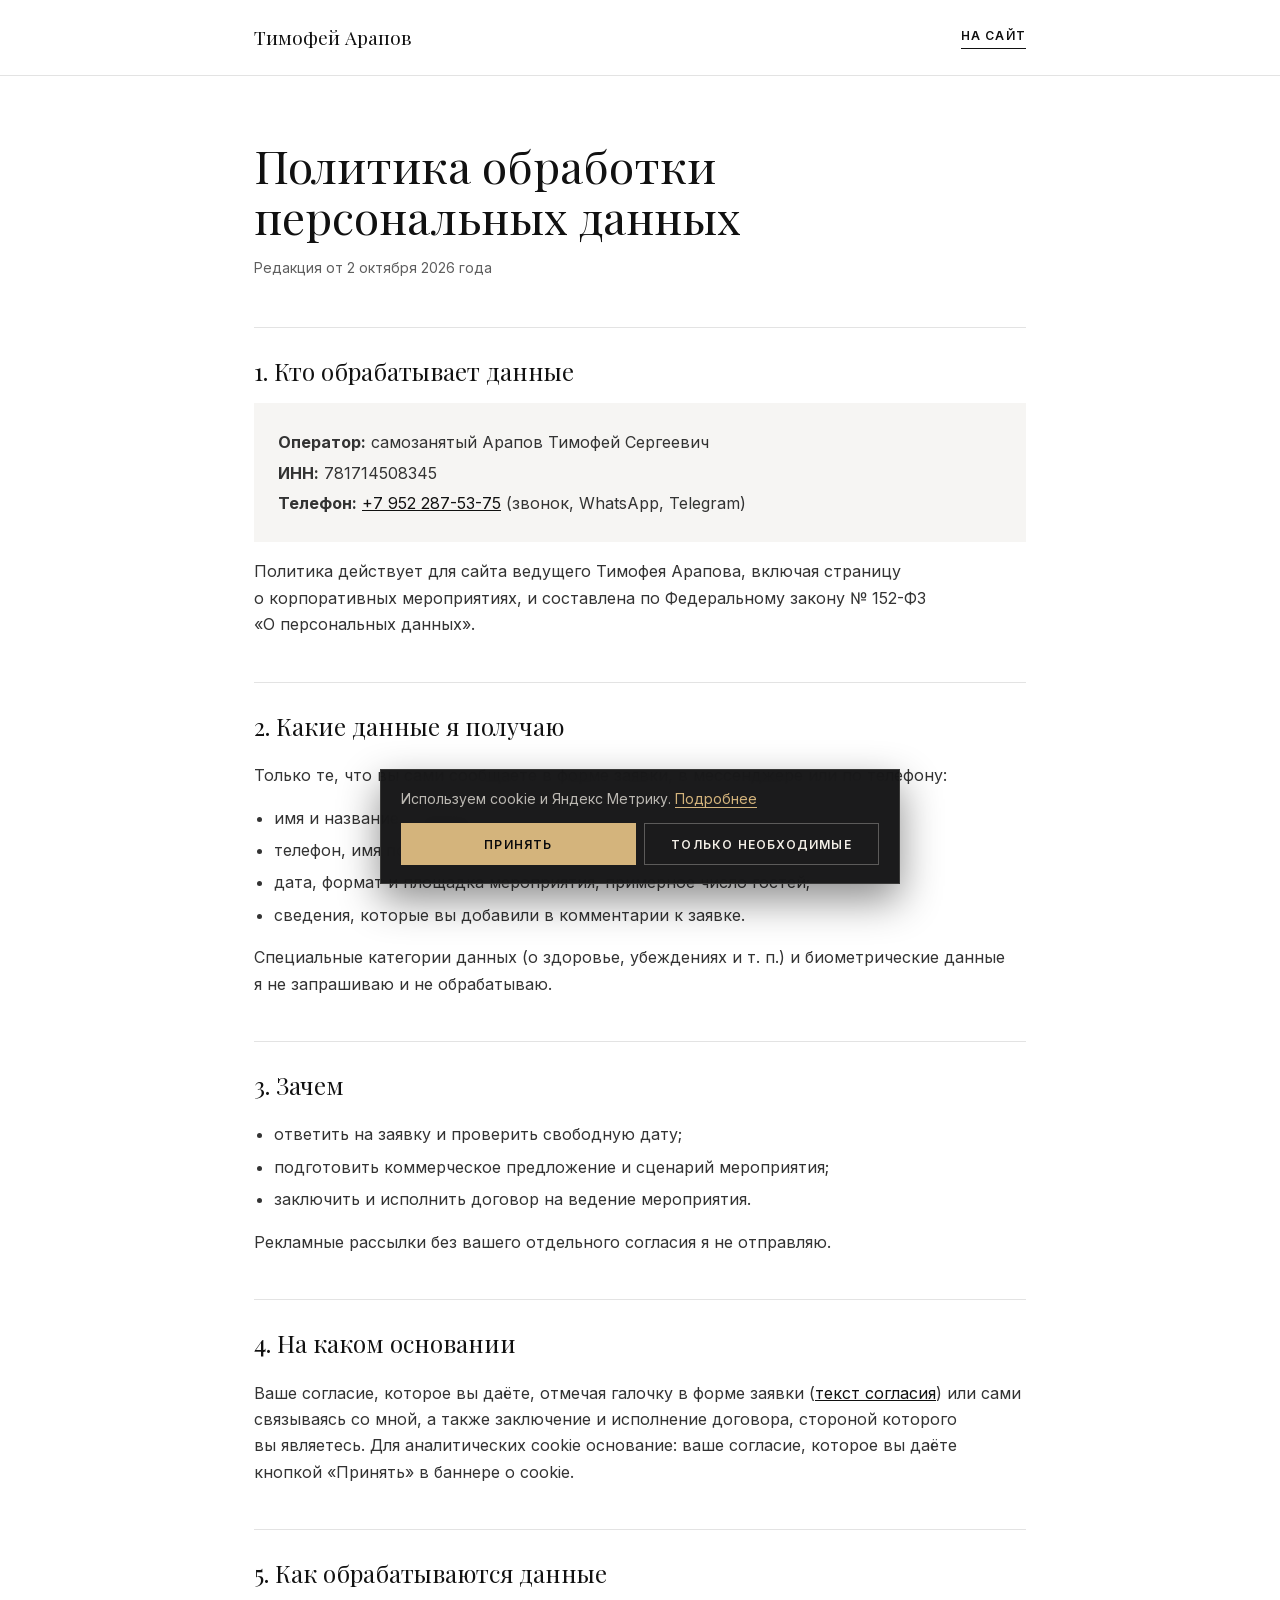
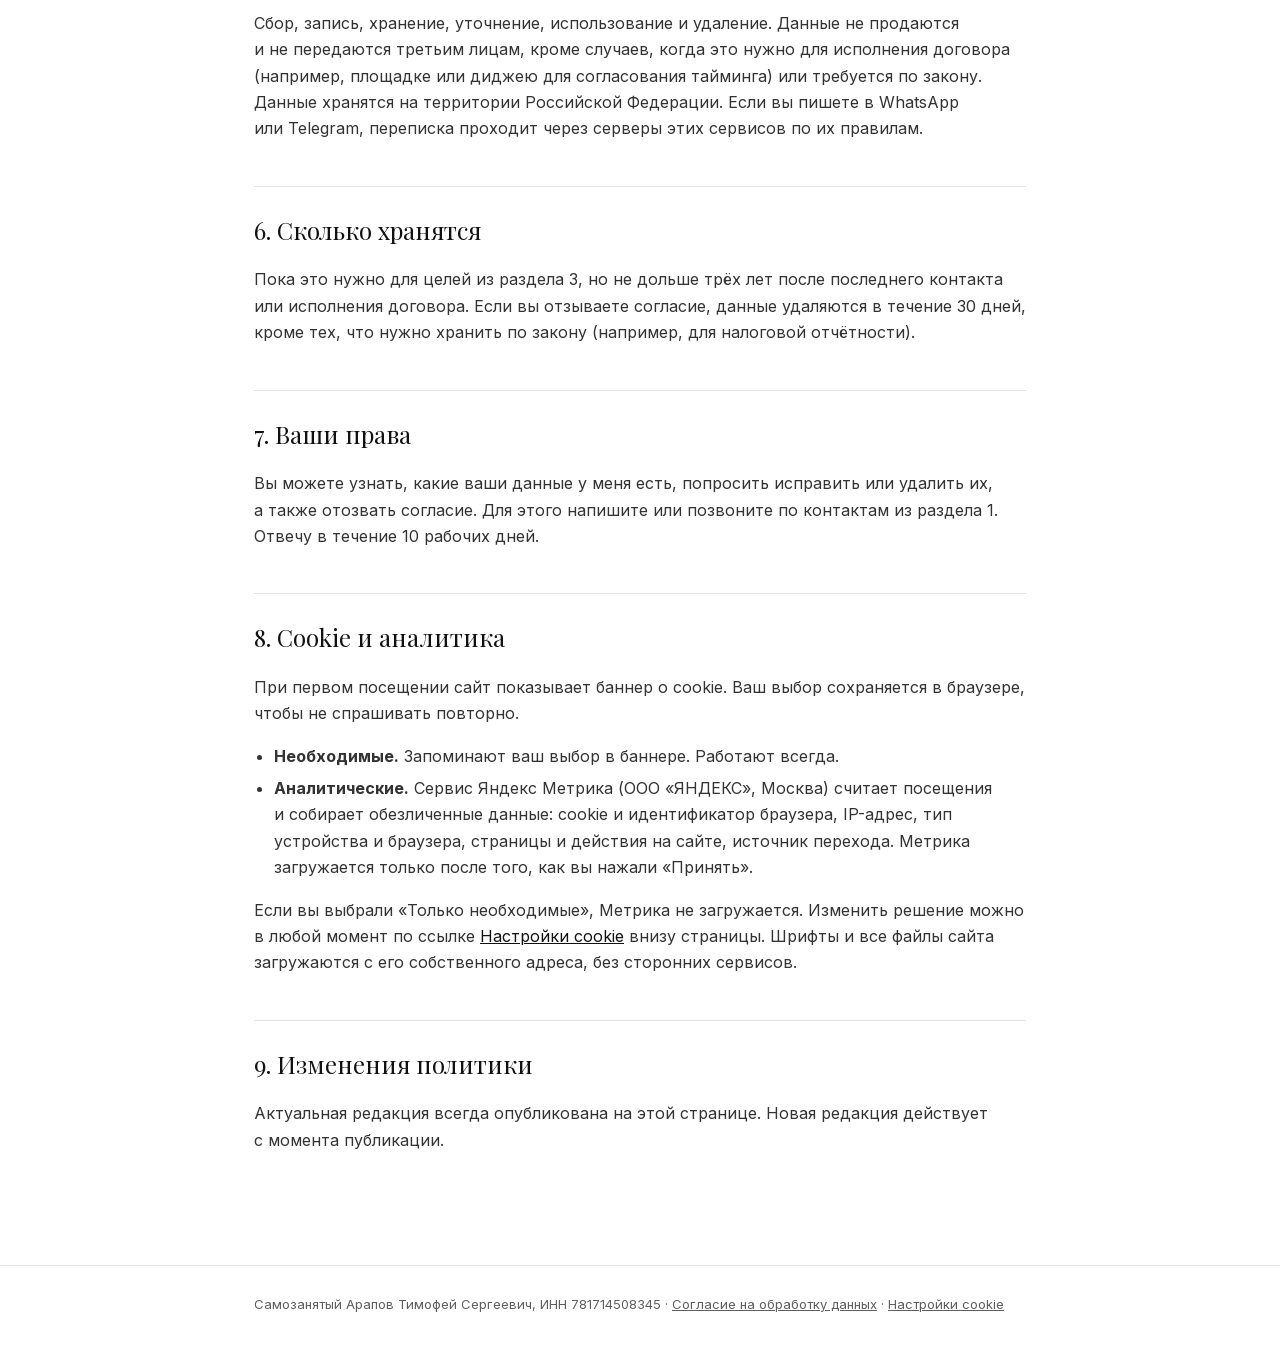
<file: privacy/index.html>
<!DOCTYPE html>
<html lang="ru">
<head>
<meta charset="UTF-8">
<script>if(/github\.io$/.test(location.hostname))location.replace("https://arapovtimofey.ru"+location.pathname.replace(/^\/timofey-arapov/,"")+location.hash);</script>

<meta name="viewport" content="width=device-width, initial-scale=1.0">
<link rel="icon" href="/favicon.ico" sizes="any">
<link rel="icon" type="image/png" sizes="96x96" href="/favicon-96.png">
<link rel="apple-touch-icon" href="/apple-touch-icon.png">
<title>Политика обработки персональных данных, Тимофей Арапов</title>
<meta name="robots" content="noindex, follow">
<link rel="stylesheet" href="../fonts/fonts.css">
<script src="../cookie-consent.js" defer></script>
<style>
  :root{--ink:#111;--muted:#5e5e5e;--line:#e3e3e3;}
  *{box-sizing:border-box;}
  body{margin:0;font-family:'Inter',system-ui,sans-serif;color:var(--ink);background:#fff;line-height:1.65;font-size:16px;-webkit-font-smoothing:antialiased;}
  .wrap{max-width:820px;margin:0 auto;padding:0 24px;}
  header{border-bottom:1px solid var(--line);}
  header .wrap{display:flex;justify-content:space-between;align-items:center;gap:16px;padding-top:22px;padding-bottom:22px;}
  .logo{font-family:'Playfair Display',serif;font-size:19px;color:var(--ink);text-decoration:none;}
  header a.back{font-size:12px;font-weight:600;letter-spacing:.1em;text-transform:uppercase;color:var(--ink);text-decoration:none;border-bottom:1px solid currentColor;padding-bottom:2px;}
  main{padding:64px 0 96px;}
  h1{font-family:'Playfair Display',serif;font-weight:400;font-size:clamp(30px,5vw,46px);line-height:1.1;margin:0 0 14px;text-wrap:balance;}
  .date{color:var(--muted);font-size:14px;margin:0 0 48px;}
  h2{font-family:'Playfair Display',serif;font-weight:400;font-size:24px;margin:44px 0 12px;padding-top:24px;border-top:1px solid var(--line);}
  p,li{color:#333;text-wrap:pretty;}
  ul{padding-left:20px;}
  li{margin:6px 0;}
  .card{background:#f6f5f3;padding:22px 24px;margin:0 0 8px;}
  .card p{margin:4px 0;}
  a{color:var(--ink);}
  footer{border-top:1px solid var(--line);padding:28px 0 40px;font-size:13px;color:var(--muted);}
  footer a{color:inherit;}
</style>
</head>
<body>
<header><div class="wrap"><a class="logo" href="../">Тимофей Арапов</a><a class="back" href="../">На&nbsp;сайт</a></div></header>
<main><div class="wrap">
  <h1>Политика обработки персональных данных</h1>
  <p class="date">Редакция от&nbsp;2&nbsp;октября 2026&nbsp;года</p>

  <h2>1. Кто обрабатывает данные</h2>
  <div class="card">
    <p><b>Оператор:</b> самозанятый Арапов Тимофей Сергеевич</p>
    <p><b>ИНН:</b> 781714508345</p>
    <p><b>Телефон:</b> <a href="tel:+79522875375">+7&nbsp;952&nbsp;287-53-75</a> (звонок, WhatsApp, Telegram)</p>
    <!-- ЗАМЕНИТЬ: добавить e-mail для обращений по персональным данным, когда Тимофей пришлёт -->
  </div>
  <p>Политика действует для&nbsp;сайта ведущего Тимофея Арапова, включая страницу о&nbsp;корпоративных мероприятиях, и&nbsp;составлена по&nbsp;Федеральному закону №&nbsp;152-ФЗ «О&nbsp;персональных данных».</p>

  <h2>2. Какие данные я&nbsp;получаю</h2>
  <p>Только те, что вы&nbsp;сами сообщаете в&nbsp;форме заявки, в&nbsp;мессенджере или&nbsp;по&nbsp;телефону:</p>
  <ul>
    <li>имя и&nbsp;название компании;</li>
    <li>телефон, имя пользователя в&nbsp;мессенджере или&nbsp;e-mail;</li>
    <li>дата, формат и&nbsp;площадка мероприятия, примерное число гостей;</li>
    <li>сведения, которые вы&nbsp;добавили в&nbsp;комментарии к&nbsp;заявке.</li>
  </ul>
  <p>Специальные категории данных (о&nbsp;здоровье, убеждениях и&nbsp;т.&nbsp;п.) и&nbsp;биометрические данные я&nbsp;не&nbsp;запрашиваю и&nbsp;не&nbsp;обрабатываю.</p>

  <h2>3. Зачем</h2>
  <ul>
    <li>ответить на&nbsp;заявку и&nbsp;проверить свободную дату;</li>
    <li>подготовить коммерческое предложение и&nbsp;сценарий мероприятия;</li>
    <li>заключить и&nbsp;исполнить договор на&nbsp;ведение мероприятия.</li>
  </ul>
  <p>Рекламные рассылки без&nbsp;вашего отдельного согласия я&nbsp;не&nbsp;отправляю.</p>

  <h2>4. На&nbsp;каком основании</h2>
  <p>Ваше согласие, которое вы&nbsp;даёте, отмечая галочку в&nbsp;форме заявки (<a href="../soglasie/">текст согласия</a>) или&nbsp;сами связываясь со&nbsp;мной, а&nbsp;также заключение и&nbsp;исполнение договора, стороной которого вы&nbsp;являетесь. Для&nbsp;аналитических cookie основание: ваше согласие, которое вы&nbsp;даёте кнопкой «Принять» в&nbsp;баннере о&nbsp;cookie.</p>

  <h2>5. Как обрабатываются данные</h2>
  <p>Сбор, запись, хранение, уточнение, использование и&nbsp;удаление. Данные не&nbsp;продаются и&nbsp;не&nbsp;передаются третьим лицам, кроме случаев, когда это нужно для&nbsp;исполнения договора (например, площадке или&nbsp;диджею для&nbsp;согласования тайминга) или&nbsp;требуется по&nbsp;закону. Данные хранятся на&nbsp;территории Российской Федерации. Если вы&nbsp;пишете в&nbsp;WhatsApp или&nbsp;Telegram, переписка проходит через серверы этих сервисов по&nbsp;их правилам.</p>

  <h2>6. Сколько хранятся</h2>
  <p>Пока это нужно для&nbsp;целей из&nbsp;раздела&nbsp;3, но&nbsp;не&nbsp;дольше трёх лет после последнего контакта или&nbsp;исполнения договора. Если вы&nbsp;отзываете согласие, данные удаляются в&nbsp;течение 30&nbsp;дней, кроме тех, что нужно хранить по&nbsp;закону (например, для&nbsp;налоговой отчётности).</p>

  <h2>7. Ваши права</h2>
  <p>Вы можете узнать, какие ваши данные у&nbsp;меня есть, попросить исправить или&nbsp;удалить их, а&nbsp;также отозвать согласие. Для&nbsp;этого напишите или&nbsp;позвоните по&nbsp;контактам из&nbsp;раздела&nbsp;1. Отвечу в&nbsp;течение 10&nbsp;рабочих дней.</p>

  <h2 id="cookie">8. Cookie и&nbsp;аналитика</h2>
  <p>При первом посещении сайт показывает баннер о&nbsp;cookie. Ваш выбор сохраняется в&nbsp;браузере, чтобы не&nbsp;спрашивать повторно.</p>
  <ul>
    <li><b>Необходимые.</b> Запоминают ваш выбор в&nbsp;баннере. Работают всегда.</li>
    <li><b>Аналитические.</b> Сервис Яндекс Метрика (ООО «ЯНДЕКС», Москва) считает посещения и&nbsp;собирает обезличенные данные: cookie и&nbsp;идентификатор браузера, IP-адрес, тип устройства и&nbsp;браузера, страницы и&nbsp;действия на&nbsp;сайте, источник перехода. Метрика загружается только после того, как вы&nbsp;нажали «Принять».</li>
  </ul>
  <p>Если вы&nbsp;выбрали «Только необходимые», Метрика не&nbsp;загружается. Изменить решение можно в&nbsp;любой момент по&nbsp;ссылке <a href="#cookie-settings">Настройки cookie</a> внизу страницы. Шрифты и&nbsp;все файлы сайта загружаются с&nbsp;его собственного адреса, без&nbsp;сторонних сервисов.</p>

  <h2>9. Изменения политики</h2>
  <p>Актуальная редакция всегда опубликована на&nbsp;этой странице. Новая редакция действует с&nbsp;момента публикации.</p>
</div></main>
<footer><div class="wrap">Самозанятый Арапов Тимофей Сергеевич, ИНН 781714508345 · <a href="../soglasie/">Согласие на&nbsp;обработку данных</a> · <a href="#cookie-settings">Настройки cookie</a></div></footer>
</body>
</html>
</file>
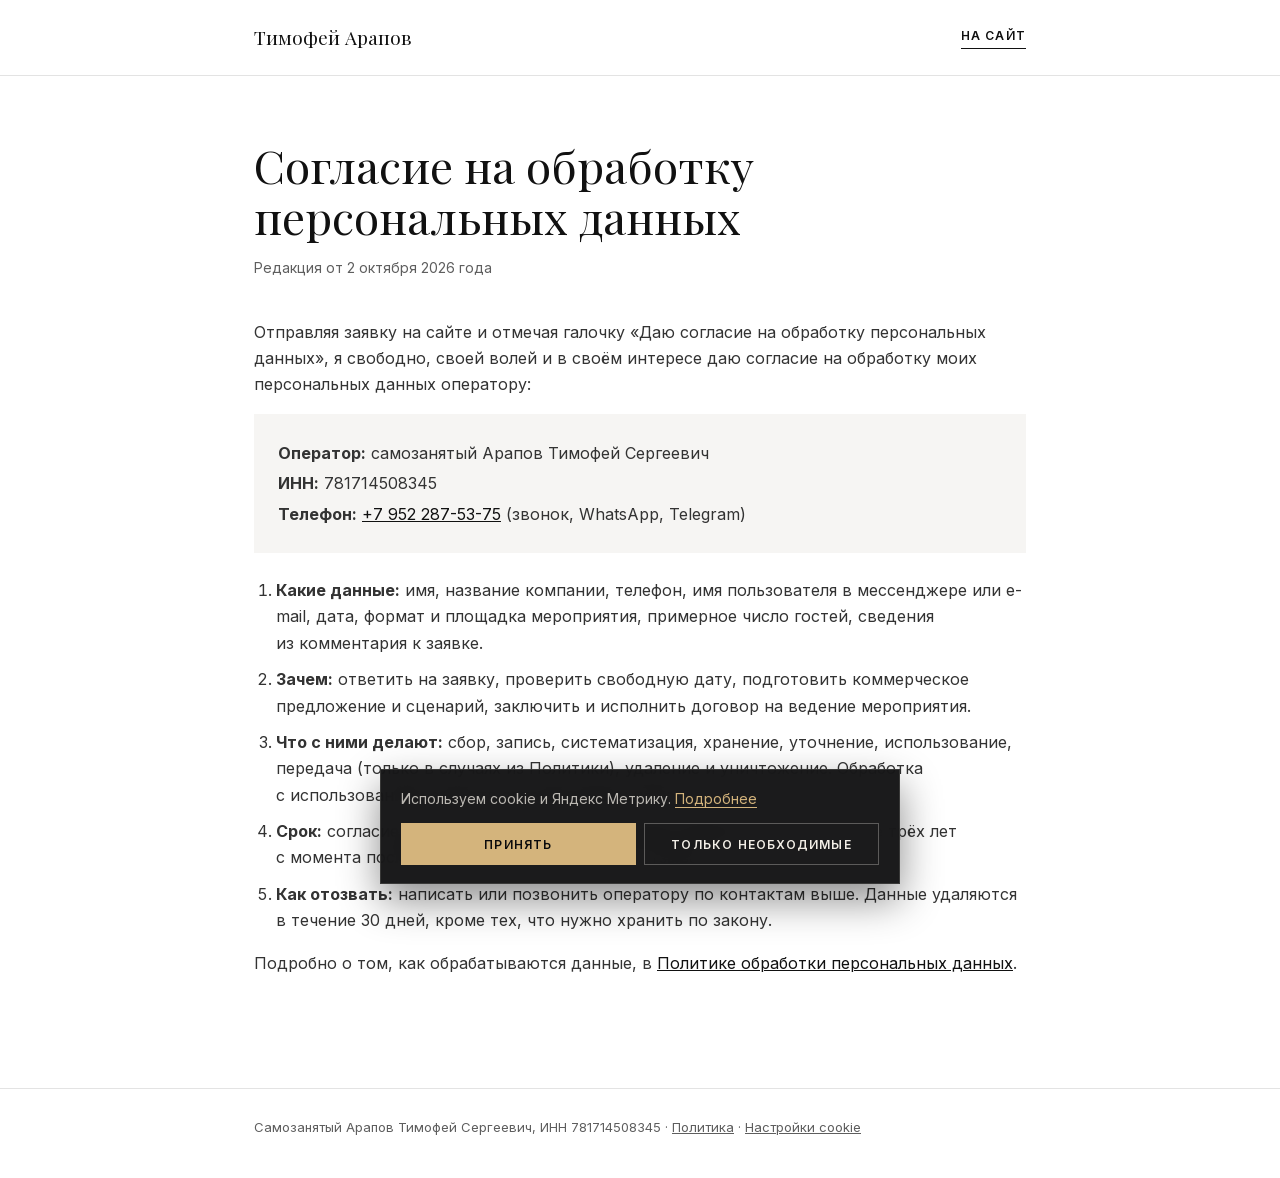
<file: soglasie/index.html>
<!DOCTYPE html>
<html lang="ru">
<head>
<meta charset="UTF-8">
<script>if(/github\.io$/.test(location.hostname))location.replace("https://arapovtimofey.ru"+location.pathname.replace(/^\/timofey-arapov/,"")+location.hash);</script>

<meta name="viewport" content="width=device-width, initial-scale=1.0">
<link rel="icon" href="/favicon.ico" sizes="any">
<link rel="icon" type="image/png" sizes="96x96" href="/favicon-96.png">
<link rel="apple-touch-icon" href="/apple-touch-icon.png">
<title>Согласие на обработку персональных данных, Тимофей Арапов</title>
<meta name="robots" content="noindex, follow">
<link rel="stylesheet" href="../fonts/fonts.css">
<script src="../cookie-consent.js" defer></script>
<style>
  :root{--ink:#111;--muted:#5e5e5e;--line:#e3e3e3;}
  *{box-sizing:border-box;}
  body{margin:0;font-family:'Inter',system-ui,sans-serif;color:var(--ink);background:#fff;line-height:1.65;font-size:16px;-webkit-font-smoothing:antialiased;}
  .wrap{max-width:820px;margin:0 auto;padding:0 24px;}
  header{border-bottom:1px solid var(--line);}
  header .wrap{display:flex;justify-content:space-between;align-items:center;gap:16px;padding-top:22px;padding-bottom:22px;}
  .logo{font-family:'Playfair Display',serif;font-size:19px;color:var(--ink);text-decoration:none;}
  header a.back{font-size:12px;font-weight:600;letter-spacing:.1em;text-transform:uppercase;color:var(--ink);text-decoration:none;border-bottom:1px solid currentColor;padding-bottom:2px;}
  main{padding:64px 0 96px;}
  h1{font-family:'Playfair Display',serif;font-weight:400;font-size:clamp(30px,5vw,46px);line-height:1.1;margin:0 0 14px;text-wrap:balance;}
  .date{color:var(--muted);font-size:14px;margin:0 0 40px;}
  p,li{color:#333;text-wrap:pretty;}
  ol{padding-left:22px;}
  li{margin:10px 0;}
  .card{background:#f6f5f3;padding:22px 24px;margin:0 0 24px;}
  .card p{margin:4px 0;}
  a{color:var(--ink);}
  footer{border-top:1px solid var(--line);padding:28px 0 40px;font-size:13px;color:var(--muted);}
  footer a{color:inherit;}
</style>
</head>
<body>
<header><div class="wrap"><a class="logo" href="../">Тимофей Арапов</a><a class="back" href="../">На&nbsp;сайт</a></div></header>
<main><div class="wrap">
  <h1>Согласие на&nbsp;обработку персональных данных</h1>
  <p class="date">Редакция от&nbsp;2&nbsp;октября 2026&nbsp;года</p>

  <p>Отправляя заявку на&nbsp;сайте и&nbsp;отмечая галочку «Даю согласие на&nbsp;обработку персональных данных», я&nbsp;свободно, своей волей и&nbsp;в&nbsp;своём интересе даю согласие на&nbsp;обработку моих персональных данных оператору:</p>
  <div class="card">
    <p><b>Оператор:</b> самозанятый Арапов Тимофей Сергеевич</p>
    <p><b>ИНН:</b> 781714508345</p>
    <p><b>Телефон:</b> <a href="tel:+79522875375">+7&nbsp;952&nbsp;287-53-75</a> (звонок, WhatsApp, Telegram)</p>
    <!-- ЗАМЕНИТЬ: добавить e-mail, когда Тимофей пришлёт -->
  </div>

  <ol>
    <li><b>Какие данные:</b> имя, название компании, телефон, имя пользователя в&nbsp;мессенджере или&nbsp;e-mail, дата, формат и&nbsp;площадка мероприятия, примерное число гостей, сведения из&nbsp;комментария к&nbsp;заявке.</li>
    <li><b>Зачем:</b> ответить на&nbsp;заявку, проверить свободную дату, подготовить коммерческое предложение и&nbsp;сценарий, заключить и&nbsp;исполнить договор на&nbsp;ведение мероприятия.</li>
    <li><b>Что с&nbsp;ними делают:</b> сбор, запись, систематизация, хранение, уточнение, использование, передача (только в&nbsp;случаях из&nbsp;Политики), удаление и&nbsp;уничтожение. Обработка с&nbsp;использованием средств автоматизации и&nbsp;без&nbsp;них.</li>
    <li><b>Срок:</b> согласие действует до&nbsp;достижения целей обработки, но&nbsp;не&nbsp;дольше трёх лет с&nbsp;момента последнего контакта, или&nbsp;до&nbsp;его отзыва.</li>
    <li><b>Как отозвать:</b> написать или&nbsp;позвонить оператору по&nbsp;контактам выше. Данные удаляются в&nbsp;течение 30&nbsp;дней, кроме тех, что нужно хранить по&nbsp;закону.</li>
  </ol>

  <p>Подробно о&nbsp;том, как обрабатываются данные, в&nbsp;<a href="../privacy/">Политике обработки персональных данных</a>.</p>
</div></main>
<footer><div class="wrap">Самозанятый Арапов Тимофей Сергеевич, ИНН 781714508345 · <a href="../privacy/">Политика</a> · <a href="#cookie-settings">Настройки cookie</a></div></footer>
</body>
</html>
</file>
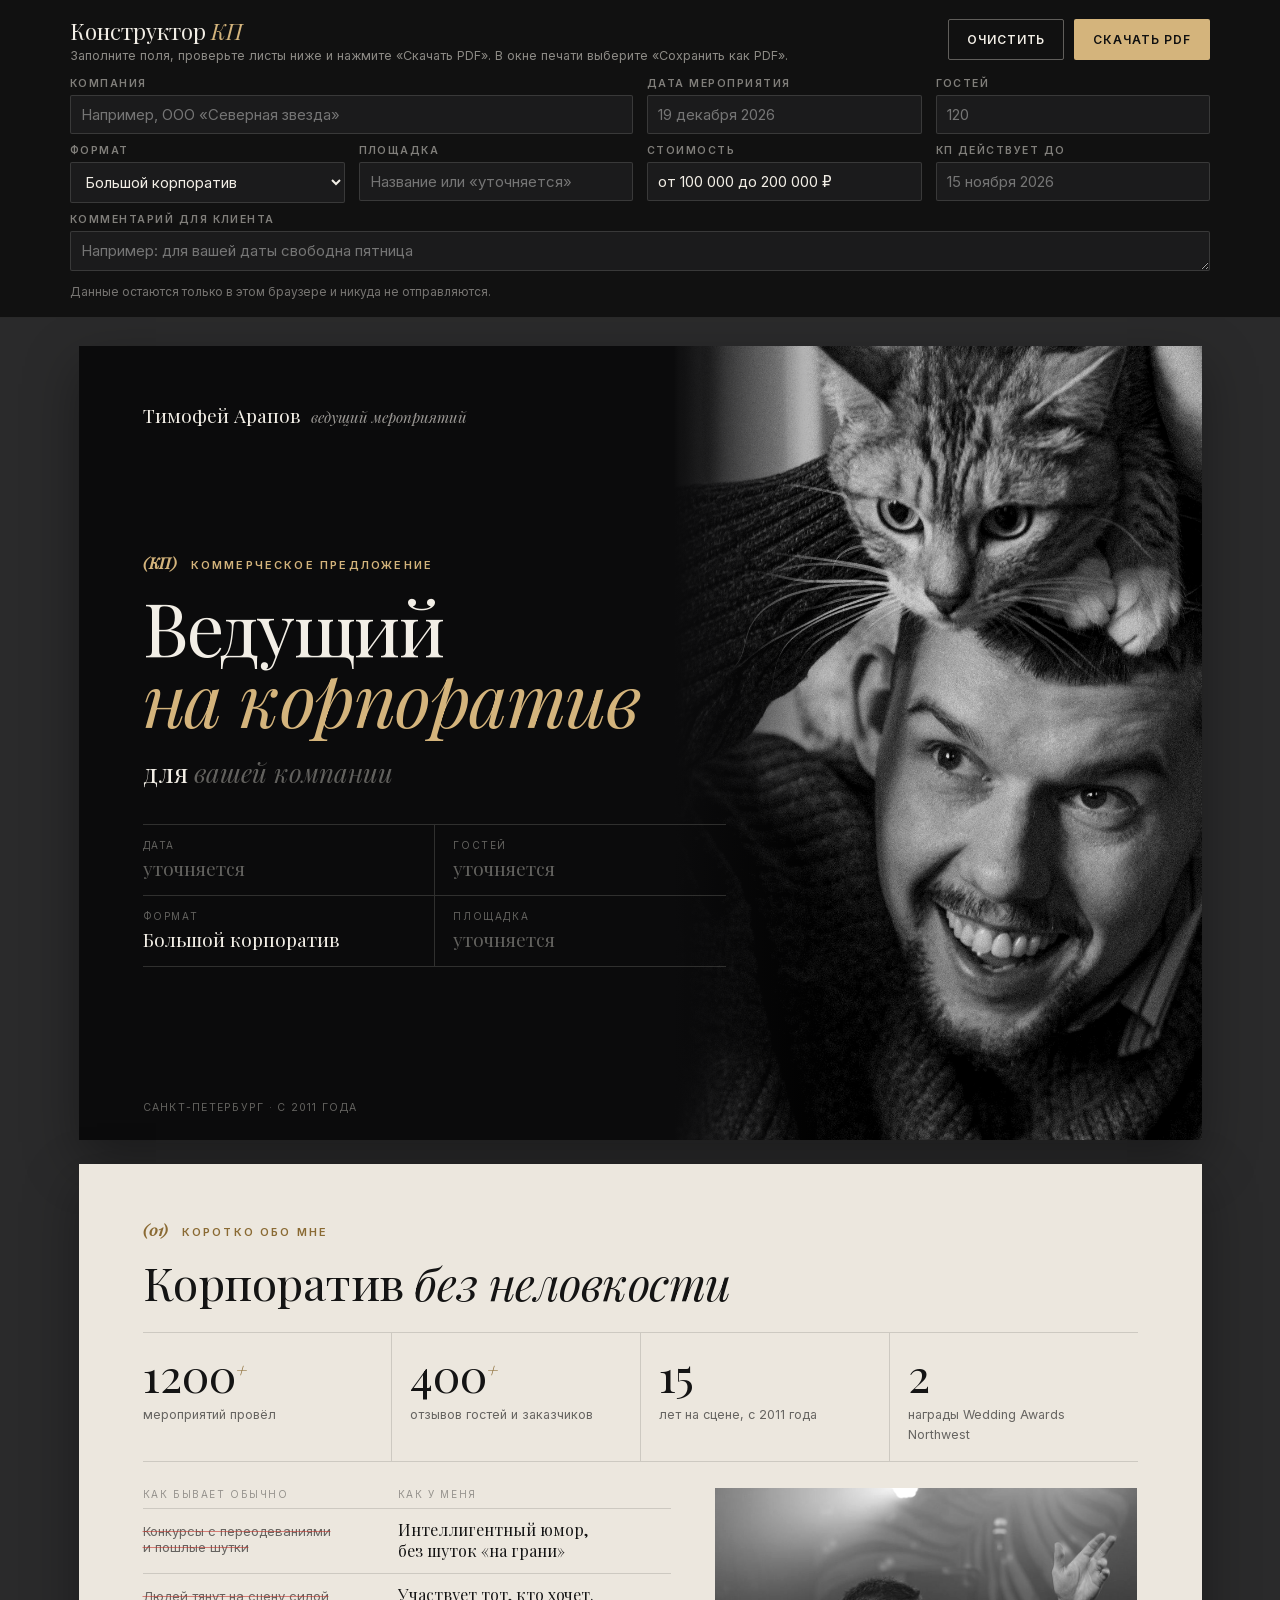
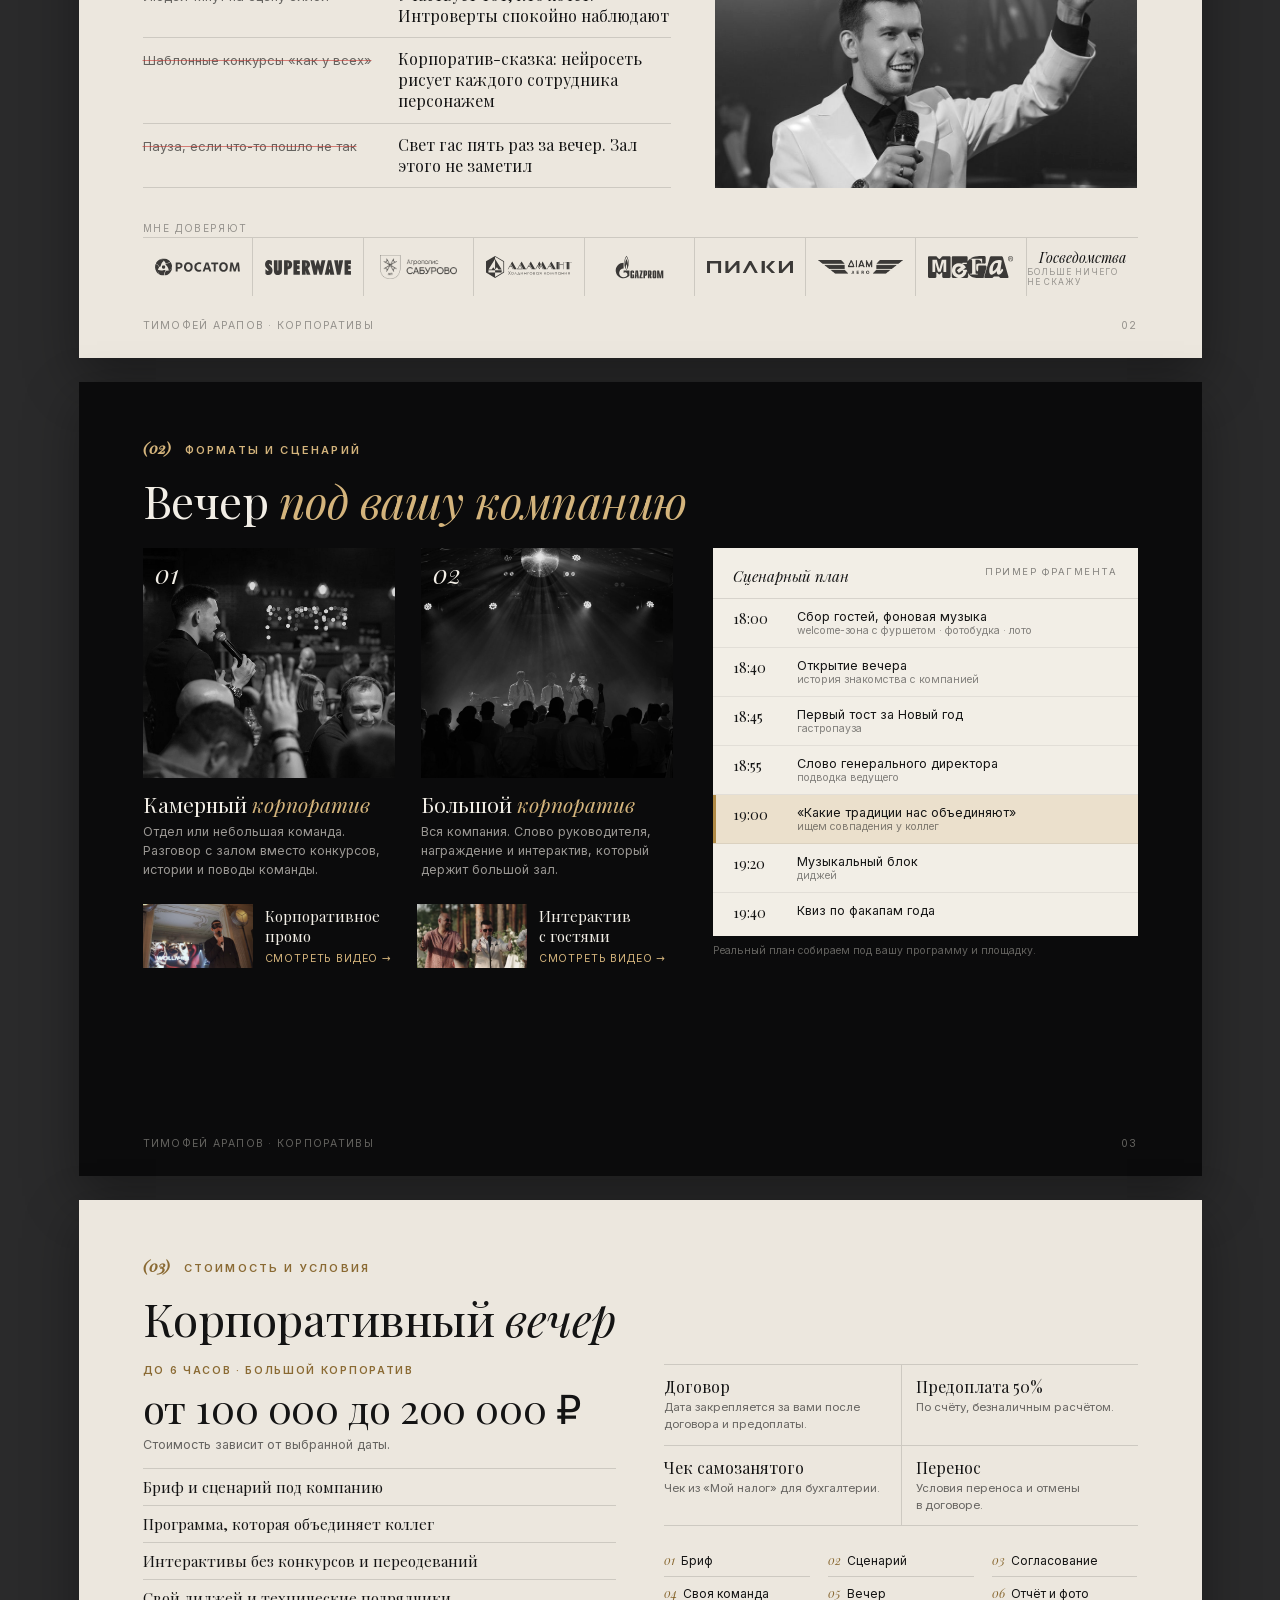
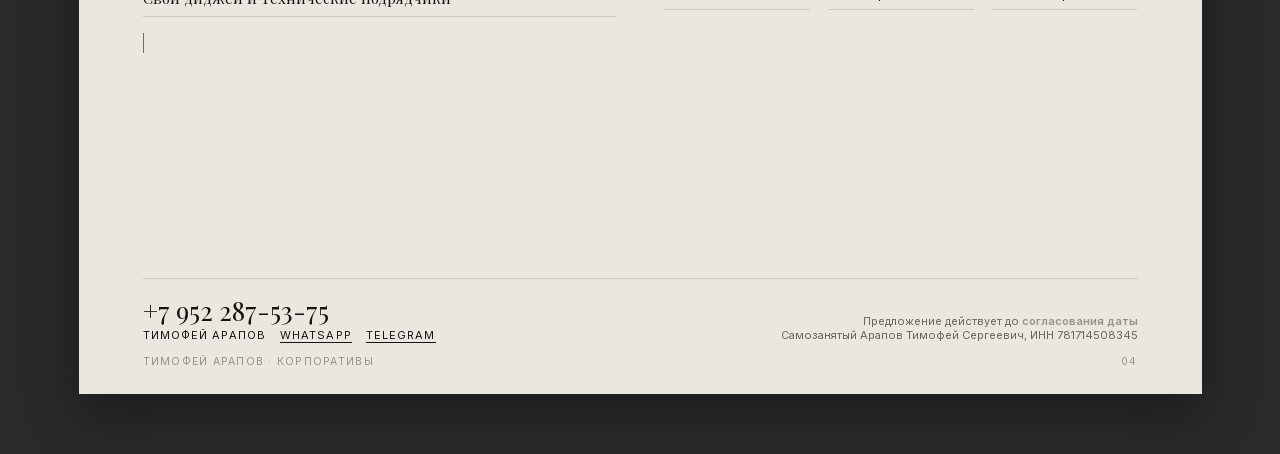
<file: korporativy/kp/index.html>
<!DOCTYPE html>
<html lang="ru">
<head>
<meta charset="UTF-8">
<script>if(/github\.io$/.test(location.hostname))location.replace("https://arapovtimofey.ru"+location.pathname.replace(/^\/timofey-arapov/,"")+location.hash);</script>

<meta name="viewport" content="width=device-width, initial-scale=1.0">
<link rel="icon" href="/favicon.ico" sizes="any">
<link rel="icon" type="image/png" sizes="96x96" href="/favicon-96.png">
<link rel="apple-touch-icon" href="/apple-touch-icon.png">
<title>Конструктор КП, Тимофей Арапов</title>
<meta name="robots" content="noindex, nofollow">
<link rel="stylesheet" href="../../fonts/fonts.css">
<style>
  :root{
    --bg:#0B0B0C;--ink:#F2EEE6;--muted:rgba(242,238,230,.62);--faint:rgba(242,238,230,.38);--line:rgba(242,238,230,.16);
    --accent:#D4B47C;--bone:#ECE7DE;
    --serif:'Playfair Display',Georgia,serif;--sans:'Inter',system-ui,sans-serif;
  }
  *{box-sizing:border-box;}
  html,body{margin:0;}
  body{font-family:var(--sans);background:#2a2a2b;color:#141414;-webkit-font-smoothing:antialiased;}

  /* ---------- Панель редактирования (только на экране) ---------- */
  .editor{position:sticky;top:0;z-index:10;background:#111;color:#F2EEE6;border-bottom:1px solid rgba(255,255,255,.1);}
  .editor-in{max-width:1180px;margin:0 auto;padding:16px 20px 18px;}
  .editor-top{display:flex;justify-content:space-between;align-items:center;gap:16px;flex-wrap:wrap;margin-bottom:14px;}
  .editor-top h1{font-family:var(--serif);font-weight:400;font-size:22px;margin:0;}
  .editor-top h1 em{color:var(--accent);}
  .editor-top p{margin:2px 0 0;font-size:12.5px;color:rgba(242,238,230,.55);}
  .actions{display:flex;gap:10px;flex-wrap:wrap;}
  .btn{border:1px solid transparent;border-radius:2px;padding:12px 18px;font:600 12px var(--sans);letter-spacing:.08em;text-transform:uppercase;cursor:pointer;}
  .btn-gold{background:var(--accent);color:#111;}
  .btn-line{background:transparent;color:#F2EEE6;border-color:rgba(242,238,230,.35);}
  .fields{display:grid;grid-template-columns:repeat(4,minmax(0,1fr));gap:10px 14px;}
  .fields label{display:block;font-size:10.5px;letter-spacing:.14em;text-transform:uppercase;color:rgba(242,238,230,.5);font-weight:600;}
  .fields input,.fields select,.fields textarea{width:100%;margin-top:5px;background:#1b1b1c;border:1px solid rgba(242,238,230,.14);color:#F2EEE6;font:15px var(--sans);padding:9px 10px;border-radius:2px;}
  .fields textarea{resize:vertical;min-height:40px;}
  .fields .wide{grid-column:span 2;}
  .fields .full{grid-column:1 / -1;}
  .hint{font-size:12px;color:rgba(242,238,230,.45);margin:10px 0 0;}

  /* ---------- Листы ---------- */
  .sheets{padding:28px 16px 60px;display:flex;flex-direction:column;align-items:center;gap:24px;}
  .sheet-wrap{width:calc(1123px * var(--s,1));height:calc(794px * var(--s,1));}
  .page{width:1123px;height:794px;transform:scale(var(--s,1));transform-origin:0 0;position:relative;overflow:hidden;box-shadow:0 20px 50px rgba(0,0,0,.35);}
  .dark{background:var(--bg);color:var(--ink);}
  .light{background:var(--bone);color:#141414;--muted:rgba(20,20,20,.62);--faint:rgba(20,20,20,.4);--line:rgba(20,20,20,.14);--accent:#8A6A33;}
  .pad{position:absolute;inset:56px 64px 48px;}
  .eyebrow{font-size:11px;font-weight:600;letter-spacing:.2em;text-transform:uppercase;color:var(--accent);display:flex;gap:14px;align-items:baseline;margin-bottom:18px;}
  .eyebrow i{font-family:var(--serif);font-size:15px;letter-spacing:0;text-transform:none;}
  h2{font-family:var(--serif);font-weight:400;font-size:46px;line-height:1.05;margin:0;letter-spacing:-.01em;}
  h2 em,h3 em{font-style:italic;}
  .dark h2 em{color:var(--accent);}
  h3{font-family:var(--serif);font-weight:400;font-size:24px;line-height:1.2;margin:0;}
  .foot{position:absolute;left:64px;right:64px;bottom:26px;display:flex;justify-content:space-between;font-size:10.5px;letter-spacing:.12em;text-transform:uppercase;color:var(--faint);}

  /* Лист 1: обложка */
  .cover-photo{position:absolute;top:0;right:0;bottom:0;width:47%;}
  .cover-photo img{width:100%;height:100%;object-fit:cover;object-position:center 13%;filter:grayscale(1) contrast(1.06) brightness(.85);}
  .cover-photo::after{content:'';position:absolute;inset:0;background:linear-gradient(90deg,var(--bg) 0%,rgba(11,11,12,0) 30%);}
  .cover-text{position:absolute;left:64px;top:56px;bottom:48px;width:52%;display:flex;flex-direction:column;}
  .logo{font-family:var(--serif);font-size:19px;}
  .logo small{font-style:italic;color:var(--muted);font-size:15px;margin-left:10px;}
  .cover-text .eyebrow{margin-top:auto;}
  .cover-title{font-family:var(--serif);font-weight:400;font-size:74px;line-height:.96;letter-spacing:-.02em;margin:0 0 22px;}
  .cover-title em{font-style:italic;color:var(--accent);display:block;}
  .for{font-family:var(--serif);font-size:26px;margin:0 0 34px;}
  .for span{font-style:italic;color:var(--accent);}
  .meta{display:grid;grid-template-columns:1fr 1fr;border-top:1px solid var(--line);margin-bottom:auto;}
  .meta div{padding:14px 18px 14px 0;border-bottom:1px solid var(--line);}
  .meta div:nth-child(even){padding-left:18px;border-left:1px solid var(--line);}
  .meta small{display:block;font-size:10px;letter-spacing:.16em;text-transform:uppercase;color:var(--faint);margin-bottom:4px;}
  .meta b{font-family:var(--serif);font-weight:400;font-size:19px;}

  /* Лист 2 */
  .stats{display:grid;grid-template-columns:repeat(4,1fr);border-top:1px solid var(--line);border-bottom:1px solid var(--line);margin:26px 0 26px;}
  .stat{padding:18px 18px 18px 0;}
  .stat + .stat{padding-left:18px;border-left:1px solid var(--line);}
  .stat b{display:block;font-family:var(--serif);font-weight:400;font-size:46px;line-height:1;margin-bottom:6px;}
  .stat b sup{font-size:.42em;color:var(--accent);font-style:italic;}
  .stat span{font-size:12.5px;color:var(--muted);}
  .two{display:grid;grid-template-columns:1.25fr 1fr;gap:44px;}
  .fear{display:grid;grid-template-columns:1fr 1.15fr;gap:18px;padding:11px 0;border-bottom:1px solid var(--line);align-items:baseline;}
  .fear s{text-decoration:line-through;text-decoration-color:rgba(199,54,47,.6);text-decoration-thickness:1.2px;color:var(--muted);font-size:13px;}
  .fear p{margin:0;font-family:var(--serif);font-size:16px;line-height:1.3;}
  .fears-head{display:grid;grid-template-columns:1fr 1.15fr;gap:18px;font-size:10px;letter-spacing:.16em;text-transform:uppercase;color:var(--faint);padding-bottom:8px;border-bottom:1px solid var(--line);}
  .side-photo{height:100%;min-height:0;position:relative;overflow:hidden;}
  .side-photo img{width:100%;height:100%;object-fit:cover;object-position:center 20%;filter:grayscale(1) contrast(1.05);}
  .logos{position:absolute;left:64px;right:64px;bottom:62px;display:grid;grid-template-columns:repeat(9,1fr);border-top:1px solid var(--line);}
  .logos div{height:58px;display:flex;align-items:center;justify-content:center;border-right:1px solid var(--line);}
  .logos div:last-child{border-right:0;}
  .logos img{max-height:24px;max-width:78%;filter:brightness(0);opacity:.75;}
  .logos .secret{flex-direction:column;font-family:var(--serif);font-style:italic;font-size:14px;}
  .logos .secret small{font-family:var(--sans);font-style:normal;font-size:8.5px;letter-spacing:.12em;text-transform:uppercase;color:var(--faint);}
  .logos-cap{position:absolute;left:64px;bottom:124px;font-size:10px;letter-spacing:.16em;text-transform:uppercase;color:var(--faint);}

  /* Лист 3 */
  .fmts{display:grid;grid-template-columns:1fr 1fr;gap:26px;margin-top:24px;}
  .fmt-img{height:170px;overflow:hidden;margin-bottom:14px;position:relative;}
  .fmt-img img[src*="kamerny"]{object-position:10% center;}
  .fmt-img img{width:100%;height:100%;object-fit:cover;filter:grayscale(1) brightness(.9);}
  .fmt-img span{position:absolute;left:12px;top:8px;font-family:var(--serif);font-style:italic;font-size:26px;color:#F2EEE6;}
  .fmt h3 em{color:var(--accent);}
  .fmt p{margin:6px 0 0;font-size:12.5px;color:var(--muted);line-height:1.5;}
  .p3{display:grid;grid-template-columns:1.25fr 1fr;gap:40px;}
  .videos{margin-top:24px;display:grid;grid-template-columns:1fr 1fr;gap:18px;}
  .vid{display:grid;grid-template-columns:110px 1fr;gap:12px;align-items:center;text-decoration:none;color:inherit;}
  .vid img{width:110px;height:64px;object-fit:cover;}
  .vid b{display:block;font-family:var(--serif);font-weight:400;font-size:15px;}
  .vid span{font-size:10.5px;color:var(--accent);letter-spacing:.08em;text-transform:uppercase;}
  .runsheet{background:#F2EEE6;color:#141414;padding:4px 0;}
  .rs-head{display:flex;justify-content:space-between;padding:14px 20px 12px;border-bottom:1px solid rgba(20,20,20,.12);font-size:9.5px;letter-spacing:.16em;text-transform:uppercase;color:rgba(20,20,20,.5);}
  .rs-head b{font-family:var(--serif);font-style:italic;font-weight:400;font-size:15px;letter-spacing:0;text-transform:none;color:#141414;}
  .rs{display:grid;grid-template-columns:54px 1fr;gap:10px;padding:10px 20px;border-bottom:1px solid rgba(20,20,20,.07);font-size:12.5px;}
  .rs:last-child{border-bottom:0;}
  .rs time{font-family:var(--serif);font-size:14px;}
  .rs em{display:block;font-style:normal;font-size:10.5px;color:rgba(20,20,20,.5);}
  .rs.now{background:rgba(212,180,124,.25);box-shadow:inset 3px 0 0 #B08A45;}
  .rs-cap{font-size:10.5px;color:var(--faint);margin-top:8px;}

  /* Лист 4 */
  .p4{display:grid;grid-template-columns:1fr 1fr;gap:48px;margin-top:22px;}
  .price-kicker{font-size:10.5px;letter-spacing:.16em;text-transform:uppercase;color:var(--accent);font-weight:600;}
  .price-sum{font-family:var(--serif);font-size:48px;line-height:1.05;margin:10px 0 8px;letter-spacing:-.01em;}
  .price-note{font-size:12.5px;color:var(--muted);margin:0 0 16px;}
  .incl{list-style:none;margin:0;padding:0;border-top:1px solid var(--line);}
  .incl li{padding:8px 0;border-bottom:1px solid var(--line);font-family:var(--serif);font-size:15px;}
  .terms{display:grid;grid-template-columns:1fr 1fr;border-top:1px solid var(--line);}
  .term{padding:12px 14px 12px 0;border-bottom:1px solid var(--line);}
  .term:nth-child(even){padding-left:14px;border-left:1px solid var(--line);}
  .term h3{font-size:16px;margin-bottom:3px;}
  .term p{margin:0;font-size:11.5px;color:var(--muted);line-height:1.45;}
  .steps{display:grid;grid-template-columns:repeat(3,1fr);gap:0 18px;margin-top:18px;}
  .step{padding:8px 0;border-bottom:1px solid var(--line);font-size:12px;}
  .step i{font-family:var(--serif);color:var(--accent);margin-right:6px;}
  .comment{margin-top:16px;padding-left:14px;border-left:1px solid var(--accent);font-family:var(--serif);font-style:italic;font-size:14px;line-height:1.4;color:var(--muted);min-height:20px;}
  .contacts{position:absolute;left:64px;right:64px;bottom:52px;display:flex;justify-content:space-between;align-items:flex-end;border-top:1px solid var(--line);padding-top:14px;}
  .contacts .ph{font-family:var(--serif);font-size:26px;}
  .contacts .ln{font-size:11px;letter-spacing:.1em;text-transform:uppercase;}
  .contacts .ln a{color:inherit;margin-left:14px;border-bottom:1px solid currentColor;text-decoration:none;}
  .valid{font-size:11px;color:var(--muted);text-align:right;}
  .valid b{color:#141414;font-weight:600;}

  [data-bind]:empty::before{content:attr(data-ph);color:var(--faint);}

  @media (max-width:900px){.editor{position:static;} .fields{grid-template-columns:1fr 1fr;} .fields .wide{grid-column:1 / -1;}}
  @page{size:297mm 210mm;margin:0;}
  @media print{
    body{background:none;}
    .editor{display:none;}
    .sheets{padding:0;gap:0;display:block;}
    .sheet-wrap{width:auto;height:auto;}
    .page{transform:none;box-shadow:none;width:297mm;height:210mm;break-after:page;-webkit-print-color-adjust:exact;print-color-adjust:exact;}
    .page:last-child{break-after:auto;}
    [data-bind]:empty::before{content:'';}
  }
  .price-sum{font-size:40px;white-space:nowrap;}
  .fmt h3{font-size:21px;white-space:nowrap;}
  .fmt-img{height:230px;}
</style>
</head>
<body>

<div class="editor">
  <div class="editor-in">
    <div class="editor-top">
      <div><h1>Конструктор <em>КП</em></h1><p>Заполните поля, проверьте листы ниже и нажмите «Скачать PDF». В окне печати выберите «Сохранить как PDF».</p></div>
      <div class="actions"><button class="btn btn-line" id="reset" type="button">Очистить</button><button class="btn btn-gold" id="pdf" type="button">Скачать PDF</button></div>
    </div>
    <div class="fields">
      <label class="wide">Компания<input data-f="company" placeholder="Например, ООО «Северная звезда»"></label>
      <label>Дата мероприятия<input data-f="date" placeholder="19 декабря 2026"></label>
      <label>Гостей<input data-f="guests" placeholder="120"></label>
      <label>Формат<select data-f="format"><option>Большой корпоратив</option><option>Камерный корпоратив</option></select></label>
      <label>Площадка<input data-f="venue" placeholder="Название или «уточняется»"></label>
      <label>Стоимость<input data-f="price" value="от 100 000 до 200 000 ₽"></label>
      <label>КП действует до<input data-f="valid" placeholder="15 ноября 2026"></label>
      <label class="full">Комментарий для клиента<textarea data-f="comment" rows="1" placeholder="Например: для вашей даты свободна пятница"></textarea></label>
    </div>
    <p class="hint">Данные остаются только в этом браузере и никуда не отправляются.</p>
  </div>
</div>

<main class="sheets" id="sheets">

  <!-- Лист 1. Обложка -->
  <div class="sheet-wrap"><section class="page dark">
    <div class="cover-photo"><img src="../images/hero-cat.jpg" alt=""></div>
    <div class="cover-text">
      <div class="logo">Тимофей Арапов<small>ведущий мероприятий</small></div>
      <div class="eyebrow"><i>(КП)</i>Коммерческое предложение</div>
      <h1 class="cover-title">Ведущий <em>на корпоратив</em></h1>
      <p class="for">для <span data-bind="company" data-ph="вашей компании"></span></p>
      <div class="meta">
        <div><small>Дата</small><b data-bind="date" data-ph="уточняется"></b></div>
        <div><small>Гостей</small><b data-bind="guests" data-ph="уточняется"></b></div>
        <div><small>Формат</small><b data-bind="format"></b></div>
        <div><small>Площадка</small><b data-bind="venue" data-ph="уточняется"></b></div>
      </div>
    </div>
    <div class="foot" style="right:auto;"><span>Санкт-Петербург · с&nbsp;2011&nbsp;года</span></div>
  </section></div>

  <!-- Лист 2. Почему спокойно -->
  <div class="sheet-wrap"><section class="page light">
    <div class="pad">
      <div class="eyebrow"><i>(01)</i>Коротко обо мне</div>
      <h2>Корпоратив <em>без неловкости</em></h2>
      <div class="stats">
        <div class="stat"><b>1200<sup>+</sup></b><span>мероприятий провёл</span></div>
        <div class="stat"><b>400<sup>+</sup></b><span>отзывов гостей и&nbsp;заказчиков</span></div>
        <div class="stat"><b>15</b><span>лет на&nbsp;сцене, с&nbsp;2011&nbsp;года</span></div>
        <div class="stat"><b>2</b><span>награды Wedding Awards Northwest</span></div>
      </div>
      <div class="two" style="height:280px;">
        <div>
          <div class="fears-head"><span>Как бывает обычно</span><span>Как у&nbsp;меня</span></div>
          <div class="fear"><s>Конкурсы с&nbsp;переодеваниями и&nbsp;пошлые шутки</s><p>Интеллигентный юмор, без&nbsp;шуток «на&nbsp;грани»</p></div>
          <div class="fear"><s>Людей тянут на&nbsp;сцену силой</s><p>Участвует тот, кто хочет. Интроверты спокойно наблюдают</p></div>
          <div class="fear"><s>Шаблонные конкурсы «как у&nbsp;всех»</s><p>Корпоратив-сказка: нейросеть рисует каждого сотрудника персонажем</p></div>
          <div class="fear"><s>Пауза, если что-то пошло не&nbsp;так</s><p>Свет гас пять раз за&nbsp;вечер. Зал этого не&nbsp;заметил</p></div>
        </div>
        <div class="side-photo"><img src="../images/style-white.jpg" alt=""></div>
      </div>
    </div>
    <div class="logos-cap">Мне доверяют</div>
    <div class="logos">
      <div><img src="../images/clients/rosatom.svg" alt="Росатом"></div>
      <div><img src="../images/clients/superwave.svg" alt="SuperWave"></div>
      <div><img src="../images/clients/saburovo.png" alt="Агрополис Сабурово"></div>
      <div><img src="../images/clients/adamant.svg" alt="Адамант"></div>
      <div><img src="../images/clients/gazprom.svg" alt="Газпром"></div>
      <div><img src="../images/clients/pilki.svg" alt="Пилки"></div>
      <div><img src="../images/clients/diam-aero.png" alt="Диам-Аэро"></div>
      <div><img src="../images/clients/mega.svg" alt="МЕГА Дыбенко"></div>
      <div class="secret">Госведомства<small>больше ничего не&nbsp;скажу</small></div>
    </div>
    <div class="foot"><span>Тимофей Арапов · корпоративы</span><span>02</span></div>
  </section></div>

  <!-- Лист 3. Форматы, видео, сценарий -->
  <div class="sheet-wrap"><section class="page dark">
    <div class="pad">
      <div class="eyebrow"><i>(02)</i>Форматы и&nbsp;сценарий</div>
      <h2>Вечер <em>под&nbsp;вашу компанию</em></h2>
      <div class="p3">
        <div>
          <div class="fmts">
            <div class="fmt"><div class="fmt-img"><img src="../images/formats/kamerny.jpg?v=3" alt=""><span>01</span></div><h3>Камерный <em>корпоратив</em></h3><p>Отдел или небольшая команда. Разговор с&nbsp;залом вместо конкурсов, истории и&nbsp;поводы команды.</p></div>
            <div class="fmt"><div class="fmt-img"><img src="../images/formats/bolshoy.jpg" alt=""><span>02</span></div><h3>Большой <em>корпоратив</em></h3><p>Вся компания. Слово руководителя, награждение и&nbsp;интерактив, который держит большой зал.</p></div>
          </div>
          <div class="videos">
            <a class="vid" href="https://arapovtimofey.ru/korporativy/video/corp-promo.mp4" target="_blank" rel="noopener"><img src="../video/corp-promo.jpg" alt=""><div><b>Корпоративное промо</b><span>Смотреть видео →</span></div></a>
            <a class="vid" href="https://arapovtimofey.ru/korporativy/video/game-promo.mp4" target="_blank" rel="noopener"><img src="../video/game-promo.jpg" alt=""><div><b>Интерактив с&nbsp;гостями</b><span>Смотреть видео →</span></div></a>
          </div>
        </div>
        <div style="margin-top:24px;">
          <div class="runsheet">
            <div class="rs-head"><b>Сценарный план</b><span>Пример фрагмента</span></div>
            <div class="rs"><time>18:00</time><span>Сбор гостей, фоновая музыка<em>welcome-зона с&nbsp;фуршетом · фотобудка · лото</em></span></div>
            <div class="rs"><time>18:40</time><span>Открытие вечера<em>история знакомства с&nbsp;компанией</em></span></div>
            <div class="rs"><time>18:45</time><span>Первый тост за&nbsp;Новый год<em>гастропауза</em></span></div>
            <div class="rs"><time>18:55</time><span>Слово генерального директора<em>подводка ведущего</em></span></div>
            <div class="rs now"><time>19:00</time><span>«Какие традиции нас&nbsp;объединяют»<em>ищем совпадения у&nbsp;коллег</em></span></div>
            <div class="rs"><time>19:20</time><span>Музыкальный блок<em>диджей</em></span></div>
            <div class="rs"><time>19:40</time><span>Квиз по&nbsp;факапам года</span></div>
          </div>
          <p class="rs-cap">Реальный план собираем под&nbsp;вашу программу и&nbsp;площадку.</p>
        </div>
      </div>
    </div>
    <div class="foot"><span>Тимофей Арапов · корпоративы</span><span>03</span></div>
  </section></div>

  <!-- Лист 4. Стоимость и условия -->
  <div class="sheet-wrap"><section class="page light">
    <div class="pad">
      <div class="eyebrow"><i>(03)</i>Стоимость и&nbsp;условия</div>
      <h2>Корпоративный <em>вечер</em></h2>
      <div class="p4">
        <div>
          <div class="price-kicker">До&nbsp;6&nbsp;часов · <span data-bind="format"></span></div>
          <div class="price-sum" data-bind="price"></div>
          <p class="price-note">Стоимость зависит от&nbsp;выбранной даты.</p>
          <ul class="incl">
            <li>Бриф и&nbsp;сценарий под&nbsp;компанию</li>
            <li>Программа, которая объединяет коллег</li>
            <li>Интерактивы без&nbsp;конкурсов и&nbsp;переодеваний</li>
            <li>Свой диджей и&nbsp;технические подрядчики</li>
          </ul>
          <div class="comment" data-bind="comment"></div>
        </div>
        <div>
          <div class="terms">
            <div class="term"><h3>Договор</h3><p>Дата закрепляется за&nbsp;вами после договора и&nbsp;предоплаты.</p></div>
            <div class="term"><h3>Предоплата 50%</h3><p>По&nbsp;счёту, безналичным расчётом.</p></div>
            <div class="term"><h3>Чек самозанятого</h3><p>Чек из&nbsp;«Мой налог» для&nbsp;бухгалтерии.</p></div>
            <div class="term"><h3>Перенос</h3><p>Условия переноса и&nbsp;отмены в&nbsp;договоре.</p></div>
          </div>
          <div class="steps">
            <div class="step"><i>01</i>Бриф</div>
            <div class="step"><i>02</i>Сценарий</div>
            <div class="step"><i>03</i>Согласование</div>
            <div class="step"><i>04</i>Своя команда</div>
            <div class="step"><i>05</i>Вечер</div>
            <div class="step"><i>06</i>Отчёт и&nbsp;фото</div>
          </div>
        </div>
      </div>
    </div>
    <div class="contacts">
      <div><div class="ph">+7&nbsp;952&nbsp;287-53-75</div><div class="ln">Тимофей Арапов<a href="https://wa.me/79522875375">WhatsApp</a><a href="https://t.me/+79522875375">Telegram</a></div></div>
      <div class="valid">Предложение действует до&nbsp;<b data-bind="valid" data-ph="согласования даты"></b><br>Самозанятый Арапов Тимофей Сергеевич, ИНН&nbsp;781714508345</div>
    </div>
    <div class="foot"><span>Тимофей Арапов · корпоративы</span><span>04</span></div>
  </section></div>

</main>

<script>
  const KEY = 'arapov-kp-v1';
  const inputs = [...document.querySelectorAll('[data-f]')];
  function render() {
    inputs.forEach((i) => {
      document.querySelectorAll(`[data-bind="${i.dataset.f}"]`).forEach((el) => { el.textContent = i.value.trim(); });
    });
  }
  function save() {
    try { localStorage.setItem(KEY, JSON.stringify(Object.fromEntries(inputs.map((i) => [i.dataset.f, i.value])))); } catch (e) {}
  }
  try {
    const saved = JSON.parse(localStorage.getItem(KEY) || 'null');
    if (saved) inputs.forEach((i) => { if (saved[i.dataset.f] !== undefined) i.value = saved[i.dataset.f]; });
  } catch (e) {}
  // Образец для предпросмотра: ?sample
  if (location.search.includes('sample')) {
    const demo = { company: 'ООО «Северная звезда»', date: '19 декабря 2026', guests: '120', venue: 'уточняется', valid: '15 ноября 2026', comment: 'Для вашей даты свободна пятница. Бронь закрепляется после договора и предоплаты.' };
    inputs.forEach((i) => { if (demo[i.dataset.f]) i.value = demo[i.dataset.f]; });
  }
  inputs.forEach((i) => i.addEventListener('input', () => { render(); save(); }));
  document.getElementById('reset').addEventListener('click', () => {
    inputs.forEach((i) => { i.value = i.dataset.f === 'price' ? 'от 100 000 до 200 000 ₽' : (i.tagName === 'SELECT' ? i.options[0].value : ''); });
    render(); save();
  });
  document.getElementById('pdf').addEventListener('click', () => {
    const c = inputs.find((i) => i.dataset.f === 'company').value.trim();
    const old = document.title;
    document.title = 'КП Тимофей Арапов' + (c ? ', ' + c.replace(/[«»"]/g, '') : '');
    window.print();
    setTimeout(() => { document.title = old; }, 500);
  });
  function fit() {
    const w = Math.min(document.getElementById('sheets').clientWidth - 32, 1123);
    document.documentElement.style.setProperty('--s', (w / 1123).toFixed(4));
  }
  window.addEventListener('resize', fit);
  fit(); render();
</script>
</body>
</html>
</file>
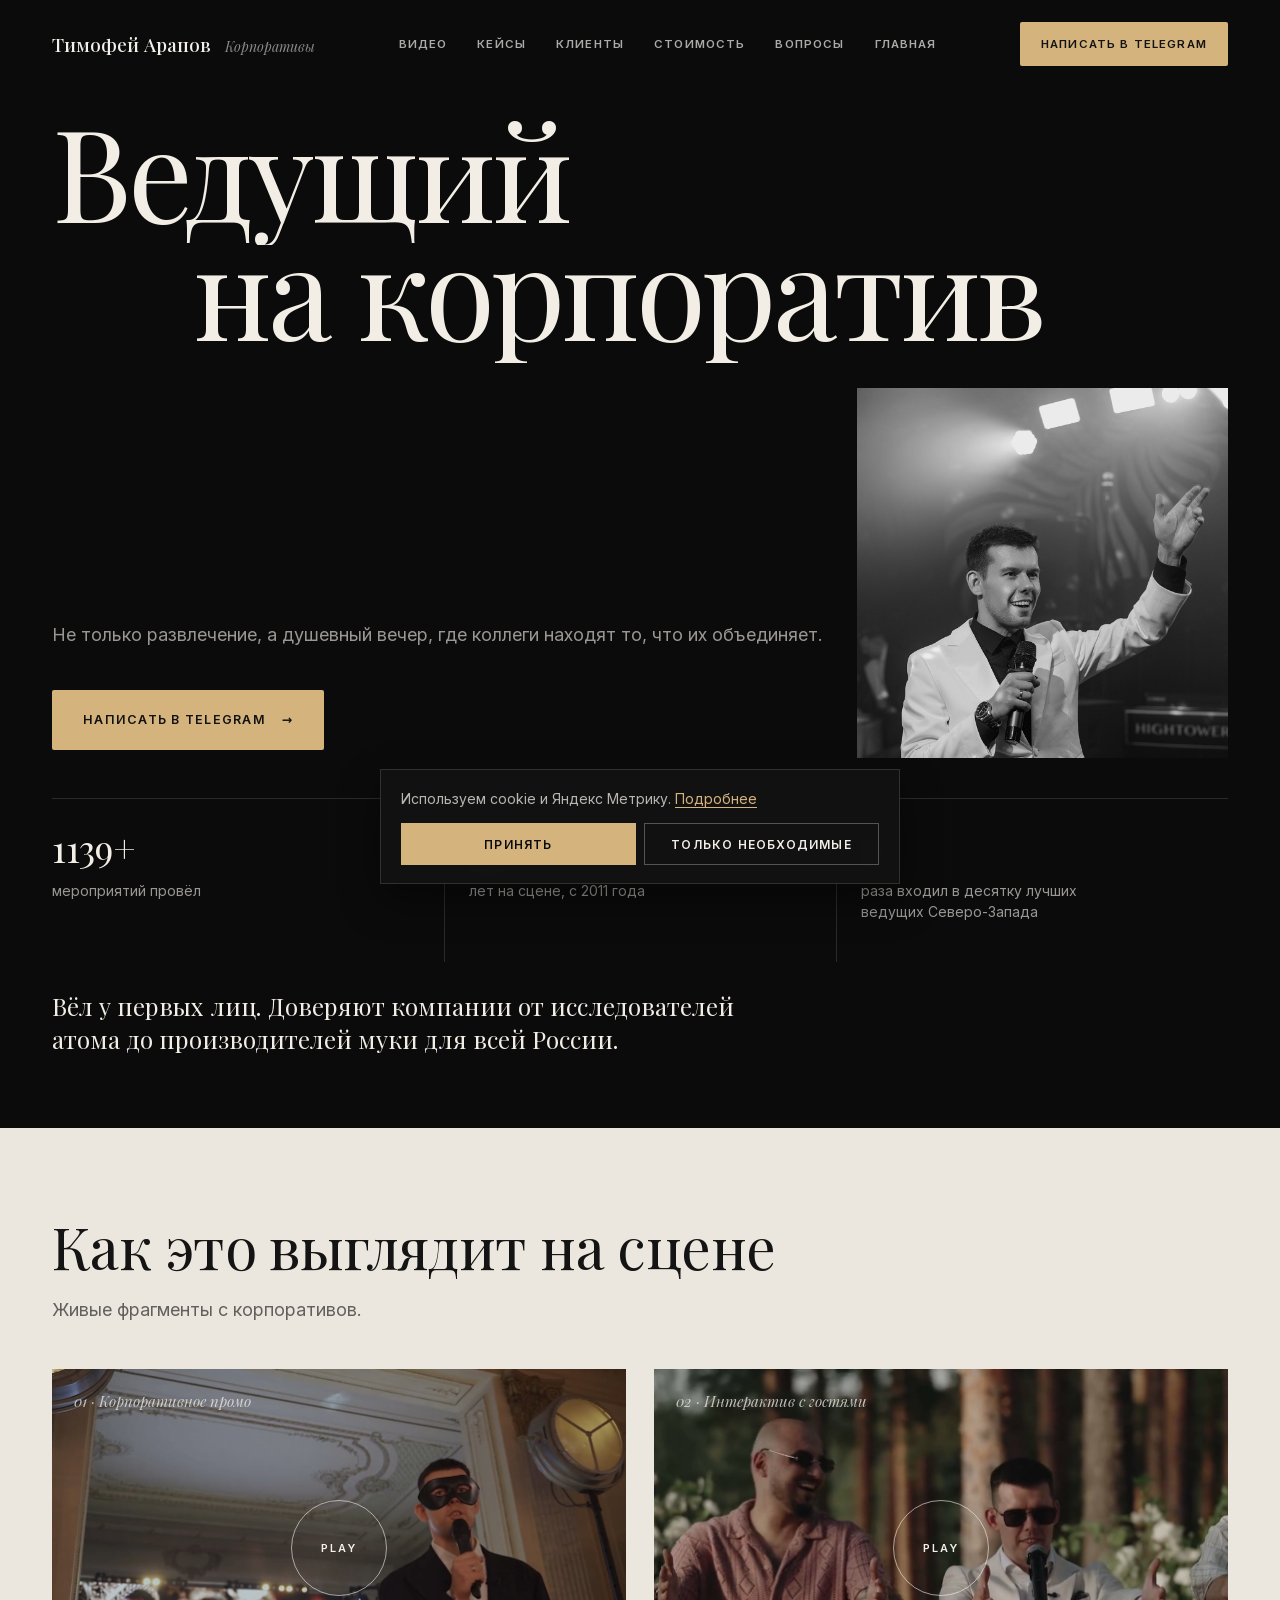
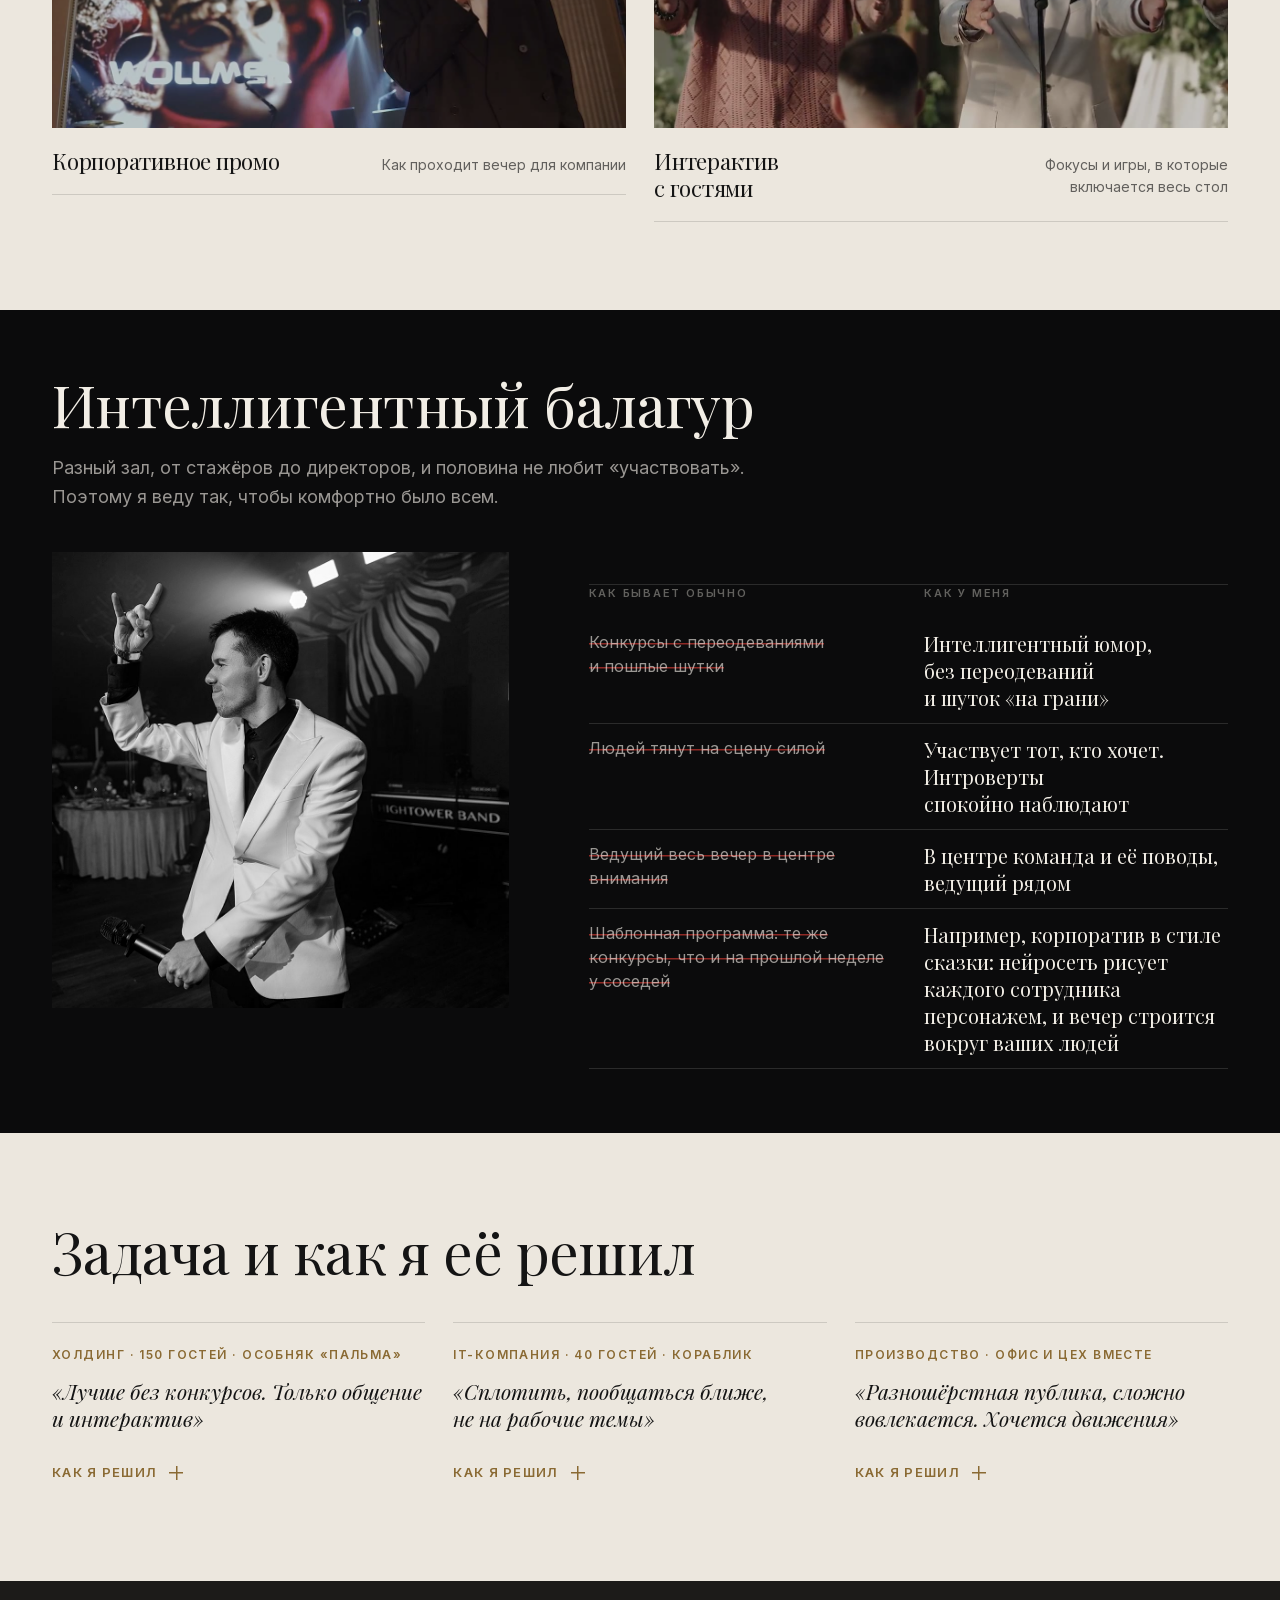
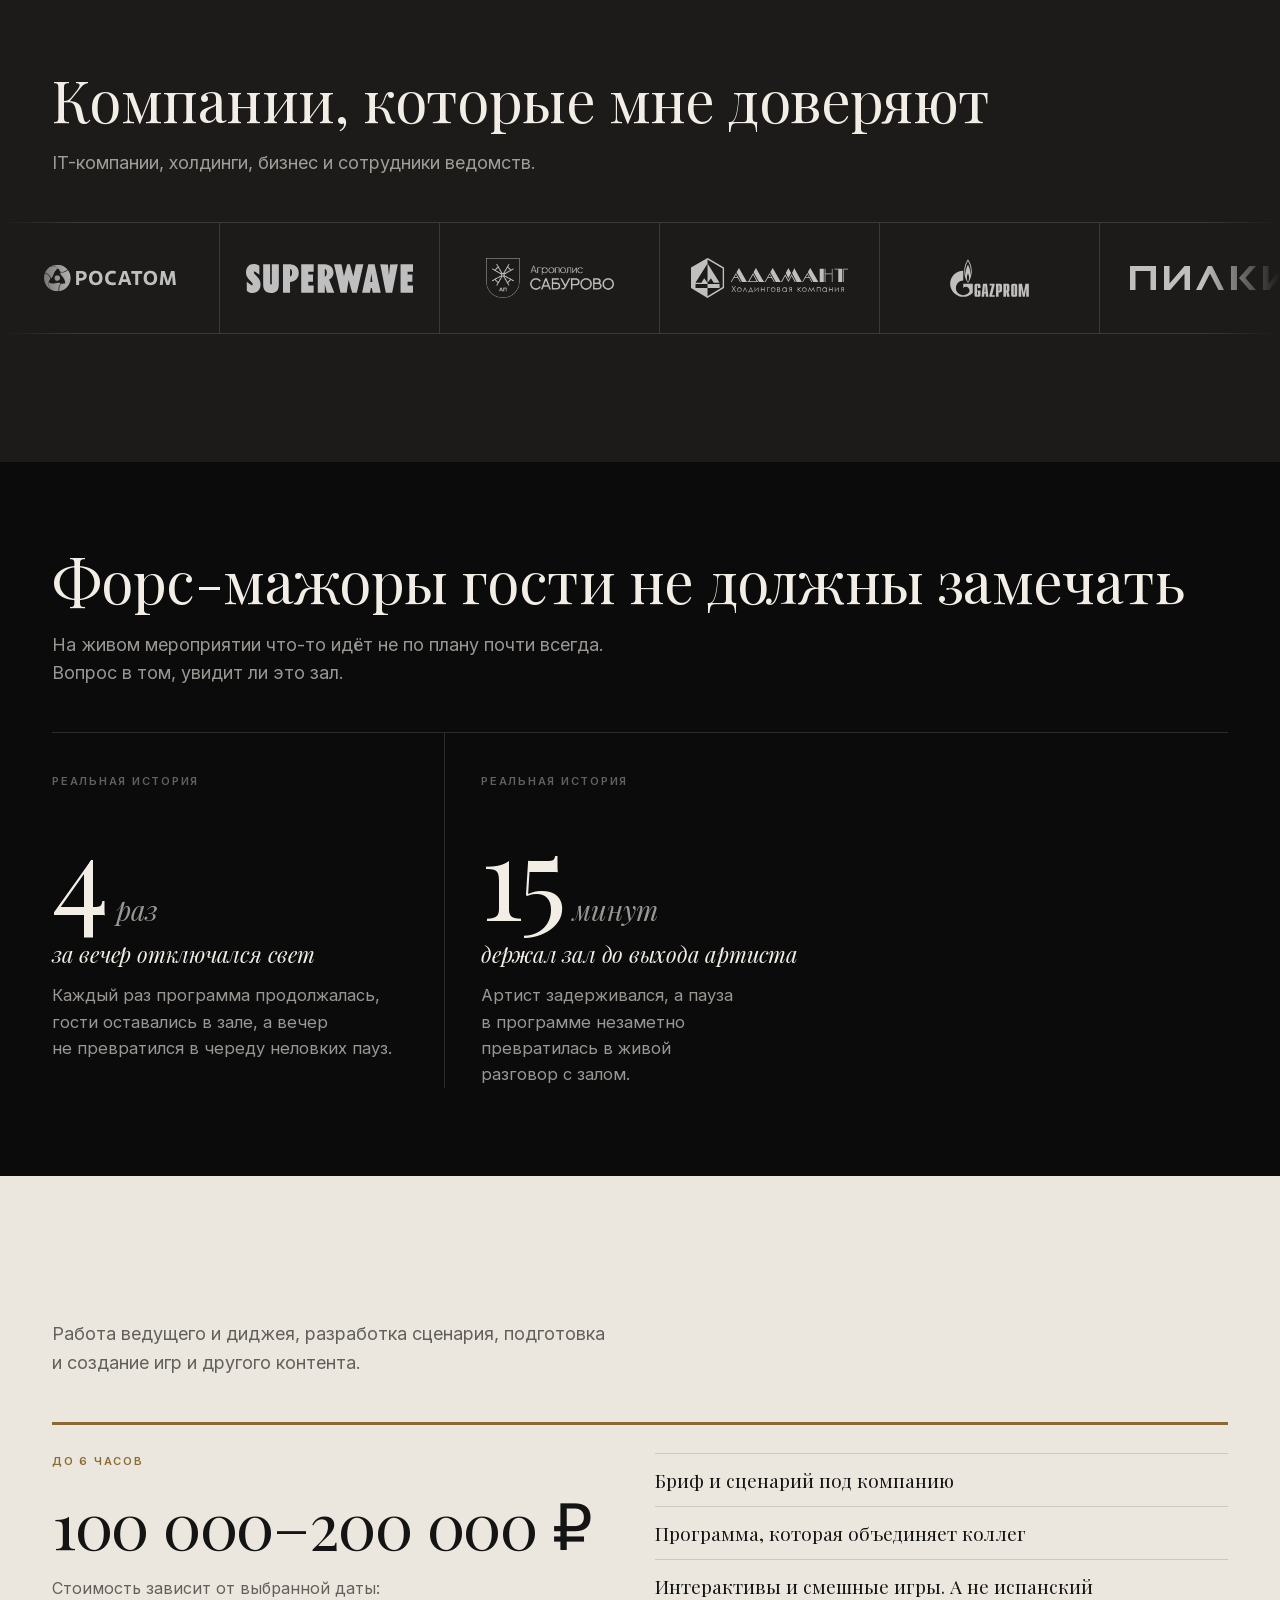
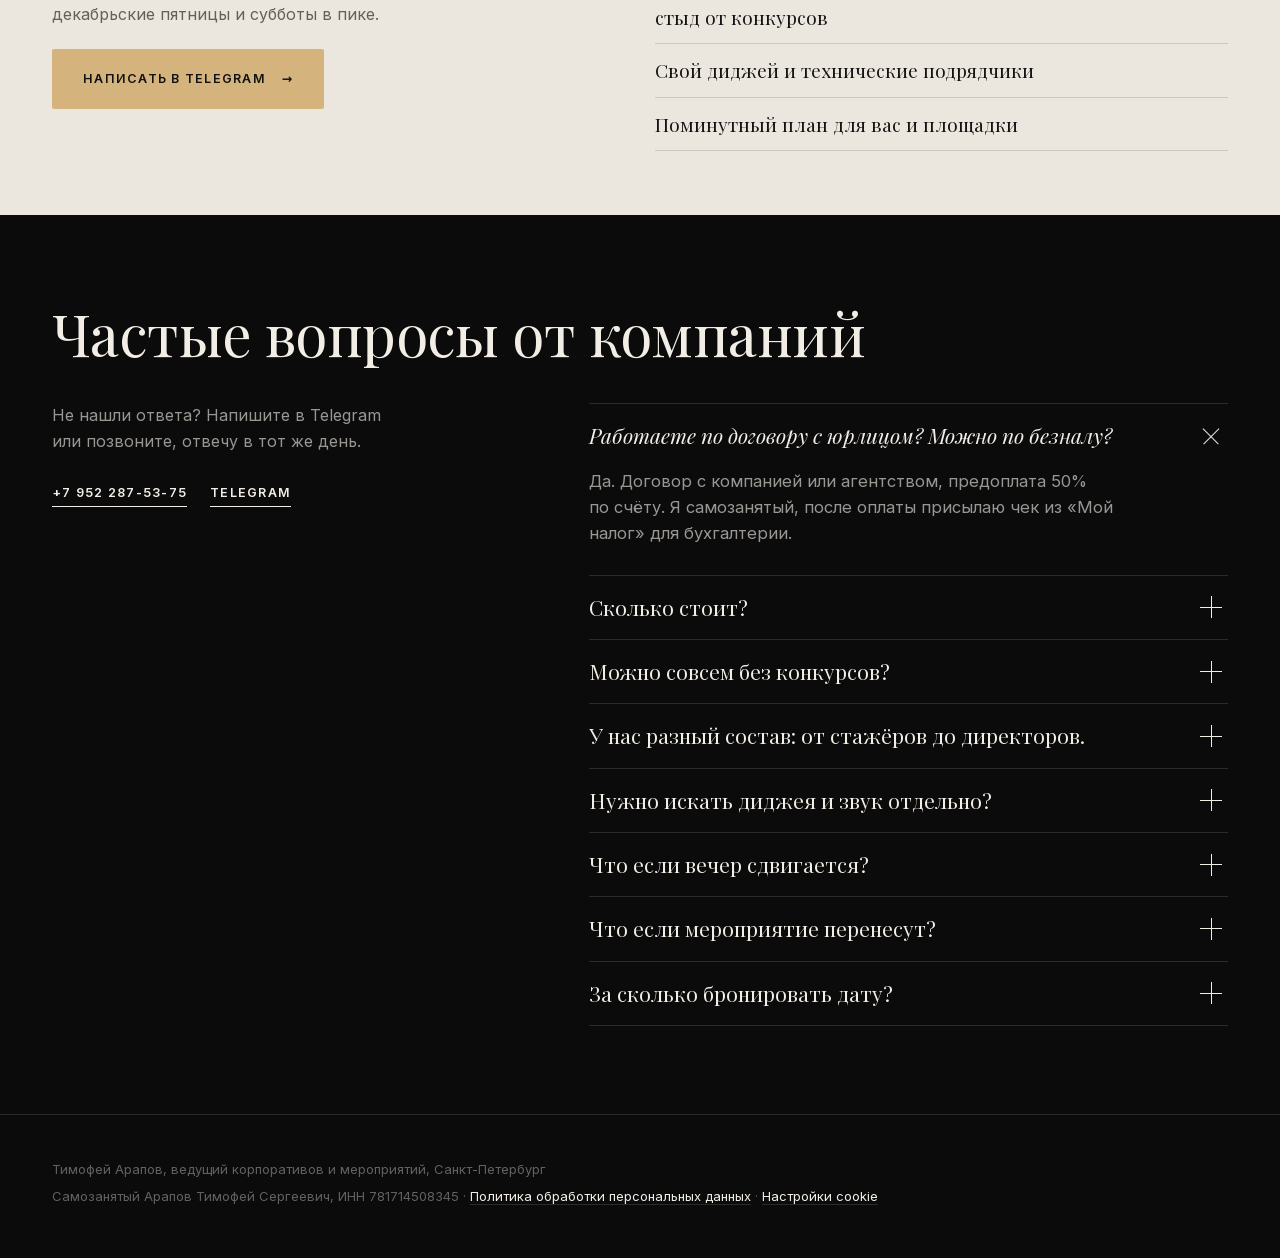
<file: preview/korporativy/index.html>
<!DOCTYPE html>
<html lang="ru">
<head>
<meta charset="UTF-8">
<script>if(/github\.io$/.test(location.hostname))location.replace("https://arapovtimofey.ru"+location.pathname.replace(/^\/timofey-arapov/,"")+location.hash);</script>

<meta name="viewport" content="width=device-width, initial-scale=1.0">
<link rel="icon" href="/favicon.ico" sizes="any">
<link rel="icon" type="image/png" sizes="96x96" href="/favicon-96.png">
<link rel="apple-touch-icon" href="/apple-touch-icon.png">
<title>Ведущий на корпоратив в Санкт-Петербурге, Тимофей Арапов</title>
<meta name="description" content="Ведущий на корпоратив в Санкт-Петербурге Тимофей Арапов: душевный вечер, который объединяет коллег. Свой диджей, договор с юрлицом, интерактивы без неловкости.">
<link rel="canonical" href="https://arapovtimofey.ru/korporativy/">
<meta property="og:type" content="website">
<meta property="og:locale" content="ru_RU">
<meta property="og:site_name" content="Тимофей Арапов">
<meta property="og:title" content="Ведущий на корпоратив в Санкт-Петербурге, Тимофей Арапов">
<meta property="og:description" content="Душевный вечер, который объединяет коллег. Интерактивы и смешные игры без неловкости.">
<meta property="og:url" content="https://arapovtimofey.ru/korporativy/">
<meta property="og:image" content="https://arapovtimofey.ru/korporativy/images/hero-cat.jpg">
<meta name="twitter:card" content="summary_large_image">
<!-- Превью для клиента: не индексировать, пока страница не переедет на основной сайт -->
<meta name="robots" content="noindex, nofollow">
<meta name="theme-color" content="#0B0B0C">
<link rel="stylesheet" href="/fonts/fonts.css">
<script src="/preview/cookie-consent.js" defer></script>
<script>document.documentElement.classList.add('js');</script>
<script type="application/ld+json">
{
  "@context": "https://schema.org",
  "@graph": [
    {
      "@type": "Person",
      "@id": "https://arapovtimofey.ru/#person",
      "name": "Тимофей Арапов",
      "jobTitle": "Ведущий мероприятий",
      "telephone": "+79522875375",
      "url": "https://arapovtimofey.ru/",
      "image": "https://arapovtimofey.ru/images/hero-timofey.jpg",
      "address": {"@type": "PostalAddress", "addressLocality": "Санкт-Петербург", "addressCountry": "RU"}
    },
    {
      "@type": "Service",
      "@id": "https://arapovtimofey.ru/korporativy/#service",
      "name": "Ведущий на корпоратив в Санкт-Петербурге",
      "serviceType": "Ведущий корпоративных мероприятий",
      "description": "Ведение новогодних корпоративов, дней компании, конференций и награждений и презентаций в Санкт-Петербурге и Ленинградской области.",
      "provider": {"@id": "https://arapovtimofey.ru/#person"},
      "areaServed": [{"@type": "City", "name": "Санкт-Петербург"}, {"@type": "AdministrativeArea", "name": "Ленинградская область"}],
      "audience": {"@type": "BusinessAudience", "audienceType": "Компании, HR-отделы, ивент-агентства"},
      "hasOfferCatalog": {
        "@type": "OfferCatalog",
        "name": "Форматы корпоративных мероприятий",
        "itemListElement": [
          {"@type": "Offer", "itemOffered": {"@type": "Service", "name": "Ведущий новогоднего корпоратива"}},
          {"@type": "Offer", "itemOffered": {"@type": "Service", "name": "Ведущий дня компании"}},
          {"@type": "Offer", "itemOffered": {"@type": "Service", "name": "Ведущий конференции и церемонии награждения"}},
          {"@type": "Offer", "itemOffered": {"@type": "Service", "name": "Ведущий презентации и запуска продукта"}}
        ]
      },
      "url": "https://arapovtimofey.ru/korporativy/"
    },
    {
      "@type": "BreadcrumbList",
      "itemListElement": [
        {"@type": "ListItem", "position": 1, "name": "Главная", "item": "https://arapovtimofey.ru/"},
        {"@type": "ListItem", "position": 2, "name": "Корпоративы", "item": "https://arapovtimofey.ru/korporativy/"}
      ]
    }
  ]
}
</script>
<style>
  /* B2B-страница: те же шрифты, что на главной (Playfair Display + Inter), но своя ночная редакционная сетка */
  :root{
    --bg:#0B0B0C;
    --ink:#F2EEE6;
    --muted:rgba(242,238,230,.62);
    --faint:rgba(242,238,230,.38);
    --line:rgba(242,238,230,.14);
    --accent:#D4B47C;
    --gold2:#F1DDB0;
    --bone:#ECE7DE;
    --ease:cubic-bezier(.2,.8,.2,1);
    --serif:'Playfair Display',Georgia,serif;
    --sans:'Inter',system-ui,sans-serif;
  }
  .light{
    --ink:#141414;
    --muted:rgba(20,20,20,.64);
    --faint:rgba(20,20,20,.4);
    --line:rgba(20,20,20,.14);
    --accent:#8A6A33;
    background:var(--bone);color:var(--ink);
  }
  *{box-sizing:border-box;}
  html{scroll-behavior:smooth;scroll-padding-top:90px;}
  body{margin:0;font-family:var(--sans);color:var(--ink);background:var(--bg);line-height:1.6;overflow-x:hidden;-webkit-font-smoothing:antialiased;counter-reset:sec;hyphens:manual;}
  a{color:inherit;text-decoration:none;}
  img{max-width:100%;display:block;}
  ::selection{background:#D4B47C;color:#111;}
  .wrap{max-width:1240px;margin:0 auto;padding:0 32px;}
  section{padding:140px 0;position:relative;}
  .nowrap{white-space:nowrap;}
  h1,h2,h3{font-family:var(--serif);font-weight:400;margin:0;letter-spacing:-.01em;line-height:1.08;}
  h2{font-size:clamp(34px,4.4vw,64px);line-height:1.04;}
  h2 em,h1 em{font-style:normal;}
  h3{font-size:22px;line-height:1.25;font-weight:500;}
  .eyebrow{display:flex;align-items:baseline;gap:18px;font-size:11.5px;font-weight:600;letter-spacing:.18em;text-transform:uppercase;color:var(--accent);margin-bottom:34px;}
  .eyebrow::before{counter-increment:sec;content:'(' counter(sec,decimal-leading-zero) ')';font-family:var(--serif);font-style:italic;font-size:15px;letter-spacing:0;text-transform:none;color:var(--accent);}
  .lead{font-size:18px;color:var(--muted);max-width:560px;line-height:1.6;margin:0;}
  .sec-head{display:grid;grid-template-columns:1.6fr 1fr;gap:64px;align-items:end;margin-bottom:80px;}

  /* Кнопки: прямоугольные, как на главной */
  .btn{position:relative;display:inline-flex;align-items:center;justify-content:center;gap:16px;padding:19px 30px;border-radius:2px;font-family:var(--sans);font-weight:600;font-size:12.5px;letter-spacing:.1em;text-transform:uppercase;border:1px solid transparent;cursor:pointer;transition:background .35s,color .35s,border-color .35s,transform .35s var(--ease);will-change:transform;}
  .btn .arr{display:inline-block;transition:transform .45s var(--ease);}
  .btn:hover .arr{transform:translateX(6px);}
  .btn-gold{background:#D4B47C;color:#121212;}
  .btn-gold:hover{background:var(--gold2);}
  .btn-line{border-color:var(--ink);color:var(--ink);background:transparent;}
  .btn-line:hover{background:var(--ink);color:var(--bg);}
  .btn-dark{background:#111;color:#F3F0EA;}
  .btn-dark:hover{background:#000;}
  .text-link{font-size:12.5px;font-weight:600;letter-spacing:.1em;text-transform:uppercase;border-bottom:1px solid currentColor;padding-bottom:3px;transition:color .3s;}
  .text-link:hover{color:var(--accent);}

  .progress{position:fixed;left:0;top:0;height:2px;width:100%;background:var(--accent);transform-origin:0 50%;transform:scaleX(0);z-index:120;}

  /* Навигация */
  header{position:fixed;inset:0 0 auto 0;z-index:100;transition:background .4s,border-color .4s;border-bottom:1px solid transparent;}
  header.scrolled{background:rgba(12,12,12,.86);backdrop-filter:blur(14px);-webkit-backdrop-filter:blur(14px);border-color:rgba(243,240,234,.1);}
  nav{max-width:1240px;margin:0 auto;padding:22px 32px;display:flex;align-items:center;justify-content:space-between;gap:24px;color:#F3F0EA;}
  .logo{font-family:var(--serif);font-size:19px;font-weight:500;white-space:nowrap;display:flex;align-items:baseline;gap:14px;}
  .logo small{font-family:var(--serif);font-style:italic;font-size:14px;font-weight:400;color:rgba(243,240,234,.55);}
  .nav-links{display:flex;gap:30px;font-size:11.5px;font-weight:600;letter-spacing:.1em;text-transform:uppercase;}
  .nav-links a{opacity:.7;transition:opacity .3s;}
  .nav-links a:hover{opacity:1;}
  .nav-links .nav-cta-mobile{display:none;}
  .nav-cta{padding:12px 20px;font-size:11.5px;}
  .menu-toggle{display:none;background:none;border:0;color:#F3F0EA;font-size:22px;cursor:pointer;padding:6px;}

  /* Занавес при загрузке */
  .curtain{display:none;}
  .js .curtain{display:flex;position:fixed;inset:0;z-index:200;background:#080808;color:#F3F0EA;align-items:center;justify-content:center;flex-direction:column;gap:20px;transition:transform 1.1s cubic-bezier(.76,0,.24,1);}
  .curtain b{font-family:var(--serif);font-weight:400;font-size:clamp(26px,3.4vw,44px);overflow:hidden;}
  .curtain b span{display:inline-block;animation:cur-up .9s var(--ease) both;}
  .curtain b em{font-style:italic;}
  .curtain i{display:block;width:140px;height:1px;background:rgba(243,240,234,.15);position:relative;overflow:hidden;}
  .curtain i::after{content:'';position:absolute;inset:0;background:#F3F0EA;transform-origin:0 50%;animation:cur-line .9s .1s var(--ease) both;}
  .curtain small{font-size:10.5px;letter-spacing:.24em;text-transform:uppercase;color:rgba(243,240,234,.5);}
  .curtain.done{transform:translateY(-100%);}
  @keyframes cur-up{from{transform:translateY(110%);}}
  @keyframes cur-line{from{transform:scaleX(0);}}

  /* Появление */
  .js .rv{opacity:0;transform:translateY(34px);transition:opacity 1.1s var(--ease),transform 1.1s var(--ease);transition-delay:var(--d,0s);}
  .js .rv.in{opacity:1;transform:none;}
  .w{display:inline-block;overflow:hidden;vertical-align:top;padding-bottom:.12em;margin-bottom:-.12em;}
  .w > span{display:inline-block;}
  .js [data-split] .w > span{transform:translateY(112%);transition:transform 1.2s var(--ease);transition-delay:var(--d,0s);}
  .js [data-split].in .w > span{transform:none;}
  .js .mask{clip-path:inset(0 0 100% 0);transition:clip-path 1.6s cubic-bezier(.76,0,.24,1);transition-delay:var(--d,0s);}
  .js .mask.in{clip-path:inset(0 0 0 0);}

  /* 1. Первый экран */
  .hero{min-height:100vh;padding:170px 0 0;overflow:hidden;}
  .hero-top{position:relative;}
  .hero h1{font-size:clamp(46px,calc((100vw - 64px) / 7.4),156px);font-weight:400;line-height:.92;letter-spacing:-.03em;margin:0;}
  .hero h1 .l{display:block;}
  .hero h1 .l + .l{padding-left:12%;}
  .hero h1 .city{display:block;font-family:var(--sans);font-size:max(.1em,13px);font-weight:600;letter-spacing:.2em;text-transform:uppercase;color:var(--muted);margin-top:28px;padding-left:12%;}
  .hero-grid{display:grid;grid-template-columns:minmax(0,5fr) minmax(0,7fr);gap:64px;align-items:end;margin-top:72px;}
  .hero-copy{padding-bottom:8px;}
  .hero .lead{margin-bottom:40px;}
  .hero-actions{display:flex;gap:12px;flex-wrap:wrap;}
  .season{margin-top:36px;padding-top:20px;border-top:1px solid var(--line);font-size:13.5px;color:var(--muted);max-width:460px;}
  .season .dot{display:none;}
  .season b{color:var(--ink);font-weight:600;}
  .hero-photo{position:relative;margin:0;overflow:hidden;aspect-ratio:16/11;background:#1a1a1a;}
  .hero-photo img{width:100%;height:120%;object-fit:cover;object-position:center 40%;filter:grayscale(1) contrast(1.08) brightness(.92);will-change:transform;}
  .hero-photo figcaption{position:absolute;left:0;right:0;bottom:0;z-index:2;display:flex;justify-content:space-between;align-items:flex-end;gap:12px;padding:20px 22px;font-size:12px;color:rgba(243,240,234,.75);background:linear-gradient(transparent,rgba(0,0,0,.6));}
  .hero-photo figcaption b{display:block;font-family:var(--serif);font-weight:400;font-size:18px;color:#F3F0EA;}
  .hero-photo .rec{font-family:var(--serif);font-style:italic;font-size:14px;color:rgba(243,240,234,.75);}
  .facts{display:grid;grid-template-columns:repeat(4,1fr);margin-top:110px;border-top:1px solid var(--line);}
  .fact{padding:30px 24px 40px 0;}
  .fact + .fact{padding-left:24px;border-left:1px solid var(--line);}
  .fact b{display:block;font-family:var(--serif);font-weight:400;font-size:clamp(34px,3.6vw,54px);line-height:1;margin-bottom:14px;}
  .fact > span{font-size:13px;color:var(--muted);line-height:1.5;display:block;max-width:220px;}

  /* Бегущая строка */
  .marquee{border-top:1px solid var(--line);border-bottom:1px solid var(--line);padding:30px 0;overflow:hidden;background:var(--bg);}
  .marquee-track{display:flex;width:max-content;animation:marq 42s linear infinite;}
  .marquee:hover .marquee-track{animation-play-state:paused;}
  .marquee span{font-family:var(--serif);font-size:clamp(34px,4.6vw,68px);font-weight:400;white-space:nowrap;padding-right:56px;display:flex;align-items:center;gap:56px;}
  .marquee span:nth-child(even){font-style:italic;color:var(--muted);}
  .marquee span::after{content:'';width:12px;height:12px;border-radius:50%;border:1px solid var(--accent);}
  @keyframes marq{to{transform:translateX(-50%);}}

  /* 2. Коротко для руководителя */
  .brief-box{display:grid;grid-template-columns:5fr 7fr;gap:80px;align-items:start;}
  .brief-box h2{margin-bottom:26px;}
  .brief-box > div > p{color:var(--muted);margin:0 0 34px;font-size:16px;}
  .brief-actions{display:flex;gap:12px;flex-wrap:wrap;}
  .share-status{display:block;margin-top:12px;font-size:13px;color:var(--muted);min-height:20px;}
  .brief-list{list-style:none;margin:0;padding:0;counter-reset:b;}
  .brief-list li{counter-increment:b;display:grid;grid-template-columns:72px 1fr;gap:16px;padding:26px 0;border-top:1px solid var(--line);font-size:17px;line-height:1.5;}
  .brief-list li:last-child{border-bottom:1px solid var(--line);}
  .brief-list li::before{content:counter(b,decimal-leading-zero);font-family:var(--serif);font-style:italic;font-size:26px;color:var(--accent);line-height:1.1;}
  .brief-list b{font-weight:600;}

  /* 3. Форматы: раскрывающийся указатель */
  .fmts{border-top:1px solid var(--line);}
  .fmt{border-bottom:1px solid var(--line);}
  .fmt-head{width:100%;display:grid;grid-template-columns:80px 1fr 230px 32px;gap:28px;align-items:center;padding:36px 0;background:none;border:0;color:inherit;font:inherit;text-align:left;cursor:pointer;}
  .fmt-num{font-family:var(--serif);font-style:italic;font-size:18px;color:var(--accent);}
  .fmt-title{font-family:var(--serif);font-size:clamp(26px,3.4vw,50px);line-height:1.05;transition:transform .7s var(--ease),font-style .3s;}
  .fmt-head:hover .fmt-title,.fmt.open .fmt-title{transform:translateX(14px);font-style:italic;}
  .chip{display:block;font-family:var(--sans);font-style:normal;font-size:12px;font-weight:600;letter-spacing:.1em;text-transform:uppercase;color:var(--muted);white-space:nowrap;}
  .fmt-meta{display:flex;flex-direction:column;gap:6px;}
  .plus{width:32px;height:32px;position:relative;transition:transform .6s var(--ease);}
  .plus::before,.plus::after{content:'';position:absolute;left:50%;top:50%;width:22px;height:1px;background:currentColor;transform:translate(-50%,-50%);}
  .plus::after{transform:translate(-50%,-50%) rotate(90deg);transition:transform .5s var(--ease);}
  .fmt.open .plus{transform:rotate(180deg);}
  .fmt.open .plus::after{transform:translate(-50%,-50%) rotate(0deg);}
  .fmt-body{display:grid;grid-template-rows:0fr;transition:grid-template-rows .8s var(--ease);}
  .fmt.open .fmt-body{grid-template-rows:1fr;}
  .fmt-inner{overflow:hidden;}
  .fmt-content{display:grid;grid-template-columns:80px 1fr 1fr;gap:28px;padding:0 0 44px;}
  .fmt-content .sub{grid-column:2;font-family:var(--serif);font-style:italic;font-size:22px;color:var(--muted);margin:0;padding-left:14px;}
  .fmt-content ul{grid-column:3;margin:0;padding:0;list-style:none;counter-reset:li;}
  .fmt-content li{counter-increment:li;display:grid;grid-template-columns:36px 1fr;padding:12px 0;border-top:1px solid var(--line);color:var(--muted);font-size:15px;}
  .fmt-content li::before{content:counter(li,decimal-leading-zero);font-size:11px;color:var(--faint);padding-top:4px;}
  .fmt-note{display:grid;grid-template-columns:1fr auto;gap:32px;align-items:end;margin-top:72px;}
  .fmt-note p{margin:0;font-family:var(--serif);font-size:clamp(24px,2.6vw,36px);line-height:1.2;max-width:760px;}
  .fmt-note b{font-weight:400;font-style:italic;}

  /* 4. Для кого: три колонки на линейках */
  .audience{display:grid;grid-template-columns:repeat(3,1fr);border-top:1px solid var(--line);}
  .aud{padding:40px 36px 20px 0;position:relative;}
  .aud + .aud{padding-left:36px;border-left:1px solid var(--line);}
  .aud::before{content:'';position:absolute;left:0;top:-1px;height:2px;width:100%;background:var(--accent);transform:scaleX(0);transform-origin:0 50%;transition:transform .9s var(--ease);}
  .aud:hover::before{transform:scaleX(1);}
  .aud .n{font-family:var(--serif);font-style:italic;font-size:18px;color:var(--accent);display:block;margin-bottom:48px;}
  .aud h3{font-size:26px;margin-bottom:10px;font-weight:400;}
  .aud .role{display:block;font-size:14px;color:var(--faint);margin-bottom:30px;}
  .aud dl{margin:0;}
  .aud dt{font-size:11px;letter-spacing:.16em;text-transform:uppercase;color:var(--faint);font-weight:600;margin-top:22px;}
  .aud dd{margin:8px 0 0;font-size:15.5px;color:var(--muted);line-height:1.55;}

  /* 5. Видео */
  .video-grid{display:grid;grid-template-columns:7fr 5fr;gap:28px;}
  .video-card{cursor:pointer;}
  .video-card.big{grid-row:span 2;}
  .video-thumb{position:relative;overflow:hidden;aspect-ratio:16/10;background:#151515;}
  .video-card.big .video-thumb{aspect-ratio:auto;height:calc(100% - 84px);min-height:440px;}
  .video-thumb::before{content:'';position:absolute;inset:0;background:linear-gradient(160deg,#1b1b1b,#2a2a2a);transition:transform 1.4s var(--ease);}
  .video-card:hover .video-thumb::before{transform:scale(1.06);}
  .video-thumb .tag{position:absolute;top:20px;left:22px;font-family:var(--serif);font-style:italic;font-size:15px;color:rgba(243,240,234,.75);}
  .video-thumb .soon{position:absolute;top:22px;right:22px;font-size:10.5px;letter-spacing:.18em;text-transform:uppercase;color:rgba(243,240,234,.4);}
  .play{position:absolute;left:50%;top:50%;width:96px;height:96px;transform:translate(-50%,-50%);border-radius:50%;border:1px solid rgba(243,240,234,.6);display:flex;align-items:center;justify-content:center;font-size:11px;font-weight:600;letter-spacing:.16em;text-transform:uppercase;color:#F3F0EA;transition:transform .7s var(--ease),background .4s,color .4s;}
  .play::after{content:'Play';}
  .video-card:hover .play{transform:translate(-50%,-50%) scale(1.15);background:#D4B47C;border-color:#D4B47C;color:#111;}
  .vinfo{display:flex;justify-content:space-between;align-items:baseline;gap:18px;padding:20px 0 0;border-bottom:1px solid var(--line);padding-bottom:18px;}
  .vinfo h3{font-size:22px;font-weight:400;}
  .vinfo p{margin:0;font-size:13.5px;color:var(--muted);text-align:right;}

  /* 6. Стиль ведения: страхи зачёркиваются */
  .style-grid{display:grid;grid-template-columns:5fr 7fr;gap:80px;align-items:start;}
  .style-photo{overflow:hidden;position:sticky;top:120px;aspect-ratio:4/5;}
  .style-photo img{width:100%;height:100%;object-fit:cover;object-position:center 20%;filter:grayscale(1) contrast(1.05);}
  .style-grid h2{margin-bottom:24px;}
  .fears{margin-top:56px;border-top:1px solid var(--line);}
  .fear{display:grid;grid-template-columns:1fr 1fr;gap:32px;padding:26px 0;border-bottom:1px solid var(--line);align-items:start;}
  .fear > div{color:var(--faint);font-size:16px;line-height:1.5;}
  .fear s{text-decoration:none;background:linear-gradient(#B4332E,#B4332E) no-repeat 0 58%/0 1.5px;-webkit-box-decoration-break:clone;box-decoration-break:clone;transition:background-size 1.1s var(--ease) .3s;}
  .fear.in s{background-size:100% 1.5px;}
  .fear p{margin:0;font-family:var(--serif);font-size:20px;line-height:1.35;}
  .fears-head{display:grid;grid-template-columns:1fr 1fr;gap:32px;font-size:11px;letter-spacing:.16em;text-transform:uppercase;color:var(--faint);font-weight:600;padding:0 0 16px;}

  /* 7. Доверие */
  .stats{display:grid;grid-template-columns:repeat(4,1fr);border-top:1px solid var(--line);border-bottom:1px solid var(--line);}
  .stat{padding:44px 28px 44px 0;}
  .stat + .stat{padding-left:28px;border-left:1px solid var(--line);}
  .stat b{display:block;font-family:var(--serif);font-weight:400;font-size:clamp(52px,6vw,96px);letter-spacing:-.02em;line-height:.95;margin-bottom:16px;}
  .stat b sup{font-size:.4em;font-style:italic;color:var(--accent);vertical-align:top;margin-left:4px;}
  .stat > span{font-size:14px;color:var(--muted);}
  .awards{display:grid;grid-template-columns:repeat(3,1fr);margin-top:0;font-size:12px;font-weight:600;letter-spacing:.12em;text-transform:uppercase;color:var(--muted);border-bottom:1px solid var(--line);}
  .award{padding:22px 24px 22px 0;}
  .award + .award{padding-left:24px;border-left:1px solid var(--line);}
  .trust-note{margin:28px 0 0;font-family:var(--serif);font-style:italic;font-size:20px;color:var(--muted);max-width:720px;}

  /* 8. Официальная часть: сценарный план печатается */
  .official h2{max-width:900px;}
  .off-grid{display:grid;grid-template-columns:1fr 1fr;gap:80px;align-items:start;margin-top:72px;}
  .off-item{padding:28px 0;border-top:1px solid var(--line);display:grid;grid-template-columns:56px 1fr;gap:16px;}
  .off-item:last-child{border-bottom:1px solid var(--line);}
  .off-item i{font-family:var(--serif);font-style:italic;color:var(--accent);font-size:18px;}
  .off-item h3{margin-bottom:8px;font-weight:400;font-size:24px;}
  .off-item p{margin:0;color:var(--muted);font-size:15px;}
  .runsheet{background:#F3F0EA;color:#111;position:sticky;top:120px;padding:8px 0;box-shadow:0 40px 90px -40px rgba(0,0,0,.8);}
  .runsheet-head{display:flex;justify-content:space-between;padding:20px 28px 18px;border-bottom:1px solid rgba(17,17,17,.14);font-size:10.5px;letter-spacing:.18em;text-transform:uppercase;color:rgba(17,17,17,.5);font-weight:600;}
  .runsheet-head span:first-child{font-family:var(--serif);font-style:italic;font-size:17px;letter-spacing:0;text-transform:none;color:#111;}
  .rs-row{display:grid;grid-template-columns:76px 1fr;gap:16px;padding:18px 28px;border-bottom:1px solid rgba(17,17,17,.08);position:relative;}
  .rs-row:last-child{border-bottom:0;}
  .rs-row time{font-family:var(--serif);font-size:18px;}
  .rs-row span{font-size:15px;}
  .rs-row em{display:block;font-style:normal;font-size:12.5px;color:rgba(17,17,17,.5);margin-top:3px;}
  .js .rs-row{opacity:0;transform:translateY(10px);transition:opacity .7s var(--ease),transform .7s var(--ease),background .6s;transition-delay:var(--d,0s);}
  .js .runsheet.in .rs-row{opacity:1;transform:none;}
  .rs-row.now{background:rgba(212,180,124,.22);}
  .rs-row.now::before{content:'';position:absolute;left:0;top:0;bottom:0;width:3px;background:#B08A45;}
  .runsheet-cap{font-size:12.5px;color:var(--faint);margin:16px 0 0;}
  .firstface{margin-top:36px;padding-left:24px;border-left:1px solid var(--accent);font-family:var(--serif);font-size:20px;line-height:1.45;color:var(--muted);}
  .firstface b{color:var(--ink);font-weight:400;font-style:italic;}

  /* 9. Форс-мажоры */
  .risk-grid{display:grid;grid-template-columns:repeat(3,1fr);border-top:1px solid var(--line);}
  .case{padding:40px 36px 0 0;}
  .case + .case{padding-left:36px;border-left:1px solid var(--line);}
  .case .kicker{font-size:11px;letter-spacing:.16em;text-transform:uppercase;color:var(--faint);font-weight:600;display:block;margin-bottom:34px;}
  .case .big{display:block;font-family:var(--serif);font-size:clamp(80px,9vw,150px);letter-spacing:-.03em;line-height:.85;margin-bottom:18px;}
  .case .big small{font-size:.24em;font-style:italic;letter-spacing:0;margin-left:10px;color:var(--muted);}
  .case h3{font-size:22px;margin-bottom:14px;font-weight:400;font-style:italic;}
  .case p{margin:0;color:var(--muted);font-size:15px;}
  .case ul{list-style:none;margin:0;padding:0;counter-reset:c;}
  .case li{counter-increment:c;display:grid;grid-template-columns:36px 1fr;padding:14px 0;border-top:1px solid var(--line);font-size:15px;color:var(--muted);}
  .case li::before{content:counter(c,decimal-leading-zero);font-size:11px;color:var(--faint);padding-top:4px;}

  /* Типографский призыв во всю ширину */
  .cta-band{margin-top:110px;padding-top:56px;border-top:1px solid var(--line);display:grid;grid-template-columns:1fr auto;gap:48px;align-items:end;}
  .cta-band h3{font-family:var(--serif);font-weight:400;font-size:clamp(34px,5vw,76px);line-height:1;letter-spacing:-.02em;}
  .cta-band h3 em{font-style:italic;color:var(--accent);}
  .cta-band p{margin:22px 0 0;font-size:15.5px;color:var(--muted);max-width:520px;}
  .cta-band .btn-dark{background:#D4B47C;color:#121212;}
  .cta-band .btn-dark:hover{background:var(--gold2);}

  /* 10. Процесс */
  .steps{position:relative;}
  .steps-line{position:absolute;left:0;top:0;bottom:0;width:1px;background:var(--line);}
  .steps-line i{position:absolute;left:0;top:0;width:100%;height:100%;background:var(--accent);transform-origin:0 0;transform:scaleY(0);}
  .step{display:grid;grid-template-columns:140px 1fr 1fr;gap:36px;padding:40px 0 40px 40px;border-bottom:1px solid var(--line);position:relative;transition:opacity .6s;}
  .step:first-of-type{border-top:1px solid var(--line);}
  .step .dotn{font-family:var(--serif);font-style:italic;font-size:clamp(40px,4vw,60px);line-height:1;color:var(--faint);transition:color .6s;}
  .step.on .dotn{color:var(--accent);}
  .step h3{font-size:clamp(22px,2.2vw,30px);margin:0 0 12px;font-weight:400;}
  .step p{margin:0;color:var(--muted);font-size:15.5px;max-width:420px;}
  .step .you{font-size:15px;color:var(--muted);}
  .step .you b{display:block;font-size:10.5px;letter-spacing:.16em;text-transform:uppercase;color:var(--faint);margin-bottom:8px;font-weight:600;}

  /* 11. Стоимость */
  .packs{display:grid;grid-template-columns:repeat(3,1fr);border-top:1px solid var(--line);align-items:stretch;}
  .pack{padding:44px 36px 0 0;display:flex;flex-direction:column;position:relative;}
  .pack + .pack{padding-left:36px;border-left:1px solid var(--line);}
  .pack .kicker{font-size:11px;letter-spacing:.16em;text-transform:uppercase;color:var(--faint);font-weight:600;margin-bottom:30px;}
  .pack h3{font-size:clamp(26px,2.6vw,36px);margin-bottom:12px;font-weight:400;}
  .pack .dur{font-size:14px;color:var(--muted);margin:0 0 30px;}
  .pack ul{list-style:none;margin:0 0 34px;padding:0;flex:1;}
  .pack li{padding:12px 0;border-top:1px solid var(--line);font-size:15px;}
  .price{margin-bottom:26px;}
  .price b{display:block;font-family:var(--serif);font-style:italic;font-weight:400;font-size:30px;}
  .price span{display:block;min-height:3.2em;font-size:13px;color:var(--muted);}
  .pack .btn{width:100%;}
  .pack.is-main .kicker{color:var(--accent);}
  .pack.is-main::before{content:'';position:absolute;left:0;right:0;top:-1px;height:3px;background:var(--accent);}
  .pack.is-main + .pack::before{content:none;}
  .price-factors{margin-top:80px;display:grid;grid-template-columns:5fr 7fr;gap:48px;}
  .price-factors h3{font-size:28px;font-weight:400;font-style:italic;}
  .price-factors ul{list-style:none;margin:0;padding:0;display:grid;grid-template-columns:1fr 1fr;gap:0 36px;border-top:1px solid var(--line);}
  .price-factors li{padding:14px 0;border-bottom:1px solid var(--line);font-size:15px;color:var(--muted);}

  /* 12. Документы */
  .docs h2{max-width:900px;}
  .doc-grid{display:grid;grid-template-columns:repeat(4,1fr);margin-top:72px;border-top:1px solid var(--line);}
  .doc{padding:36px 28px 8px 0;}
  .doc + .doc{padding-left:28px;border-left:1px solid var(--line);}
  .doc i{font-family:var(--serif);font-style:italic;color:var(--accent);font-size:18px;display:block;margin-bottom:40px;}
  .doc h3{font-size:22px;margin-bottom:12px;font-weight:400;}
  .doc p{margin:0;font-size:15px;color:var(--muted);}

  /* 13. Вопросы */
  .faq-grid{display:grid;grid-template-columns:5fr 7fr;gap:80px;align-items:start;}
  .faq-side{position:sticky;top:120px;}
  .faq-side h2{margin-bottom:24px;}
  .faq-side p{color:var(--muted);margin:0 0 24px;}
  .faq-list details{border-top:1px solid var(--line);}
  .faq-list details:last-child{border-bottom:1px solid var(--line);}
  .faq-list summary{list-style:none;cursor:pointer;display:grid;grid-template-columns:1fr 28px;gap:24px;align-items:center;padding:26px 0;font-family:var(--serif);font-size:21px;line-height:1.3;}
  .faq-list summary::-webkit-details-marker{display:none;}
  .faq-list summary::after{content:'';width:22px;height:22px;background:linear-gradient(currentColor,currentColor) center/22px 1px no-repeat,linear-gradient(currentColor,currentColor) center/1px 22px no-repeat;transition:transform .5s var(--ease);}
  .faq-list details[open] summary::after{transform:rotate(45deg);}
  .faq-list details[open] summary{font-style:italic;}
  .faq-list .ans{padding:0 60px 28px 0;color:var(--muted);font-size:15.5px;}
  .faq-list .ans p{margin:0;}
  .faq-list details[open] .ans{animation:ans-in .6s var(--ease);}
  @keyframes ans-in{from{opacity:0;transform:translateY(-8px);}}

  /* 14. Форма КП */
  .contact-grid{display:grid;grid-template-columns:5fr 7fr;gap:80px;align-items:start;}
  .contact h2{font-size:clamp(40px,5.4vw,84px);margin-bottom:40px;line-height:.98;}
  .after{list-style:none;margin:0 0 40px;padding:0;counter-reset:a;}
  .after li{counter-increment:a;display:grid;grid-template-columns:44px 1fr;gap:10px;padding:15px 0;border-top:1px solid var(--line);font-size:15px;color:var(--muted);}
  .after li::before{content:counter(a,decimal-leading-zero);font-family:var(--serif);font-style:italic;font-size:16px;color:var(--accent);}
  .after b{color:var(--ink);font-weight:600;}
  .phone{display:block;font-family:var(--serif);font-size:clamp(28px,3vw,40px);margin-bottom:20px;}
  .contact-alt{display:flex;gap:28px;flex-wrap:wrap;}
  .k-form{display:grid;grid-template-columns:1fr 1fr;gap:34px 32px;padding-top:10px;}
  .k-form .full{grid-column:1 / -1;}
  .k-form label{display:block;font-size:11px;letter-spacing:.14em;text-transform:uppercase;font-weight:600;color:var(--faint);margin-bottom:6px;}
  .k-form .req{color:var(--accent);}
  .k-form input[type=text],.k-form input[type=date],.k-form input[type=number],.k-form select{width:100%;background:transparent;border:0;border-bottom:1px solid var(--line);color:var(--ink);font-family:var(--serif);font-size:21px;padding:8px 0 12px;outline:none;border-radius:0;color-scheme:dark;transition:border-color .3s;}
  .k-form select{appearance:none;background:url("data:image/svg+xml,%3Csvg xmlns='http://www.w3.org/2000/svg' width='12' height='8'%3E%3Cpath d='M1 1l5 5 5-5' fill='none' stroke='%23F3F0EA' stroke-width='1.2'/%3E%3C/svg%3E") no-repeat right 4px center;}
  .k-form select option{background:#151515;color:#F3F0EA;font-family:var(--sans);font-size:15px;}
  .k-form input:focus,.k-form select:focus{border-bottom-color:var(--accent);}
  .k-form input::placeholder{color:rgba(243,240,234,.25);}
  .k-form .check{display:flex;gap:14px;align-items:flex-start;text-transform:none;letter-spacing:0;font-size:15px;font-weight:600;color:var(--ink);cursor:pointer;margin:0;}
  .k-form .check input{width:18px;height:18px;accent-color:#D4B47C;margin-top:3px;flex:none;}
  .k-form .check small{display:block;font-weight:400;font-size:13px;color:var(--muted);margin-top:3px;}
  .form-actions{display:flex;align-items:center;gap:24px;flex-wrap:wrap;}
  .form-actions p{margin:0;font-size:12.5px;color:var(--faint);max-width:280px;}
  .form-status{display:none;margin:0;padding:18px 0 0;border-top:1px solid var(--line);font-size:14.5px;}
  .form-status.show{display:block;}
  .form-status a{border-bottom:1px solid currentColor;}

  footer{padding:44px 0 52px;border-top:1px solid var(--line);font-size:13px;color:var(--faint);}
  footer .wrap{display:flex;justify-content:space-between;gap:20px;flex-wrap:wrap;}
  footer a{color:var(--ink);border-bottom:1px solid var(--line);}

  .mbar{display:none;}

  /* Курсор-кольцо с инверсией */
  .ring{position:fixed;left:0;top:0;width:38px;height:38px;margin:-19px 0 0 -19px;border-radius:50%;border:1px solid #D4B47C;pointer-events:none;z-index:150;opacity:0;transition:width .4s var(--ease),height .4s var(--ease),margin .4s var(--ease),opacity .3s;}
  .ring.on{opacity:1;}
  .ring.big{width:74px;height:74px;margin:-37px 0 0 -37px;background:rgba(212,180,124,.12);}

  @media (max-width:1080px){
    .nav-links{gap:18px;}
    .doc-grid{grid-template-columns:1fr 1fr;}
    .doc:nth-child(3){padding-left:0;border-left:0;}
    .doc:nth-child(n+3){border-top:1px solid var(--line);margin-top:28px;}
  }
  @media (max-width:900px){
    section{padding:96px 0;}
    .wrap{padding:0 20px;}
    nav{padding:16px 20px;}
    .nav-links{display:none;position:fixed;inset:0;background:#0C0C0C;flex-direction:column;justify-content:center;gap:0;padding:0 24px;font-family:var(--serif);font-size:32px;letter-spacing:0;text-transform:none;font-weight:400;z-index:-1;}
    .nav-links a{opacity:1;padding:12px 0;border-bottom:1px solid rgba(243,240,234,.1);}
    .nav-links .nav-cta-mobile{display:block;font-style:italic;}
    .nav-cta{display:none;}
    .menu-toggle{display:block;}
    .sec-head{grid-template-columns:1fr;gap:24px;margin-bottom:52px;}
    .hero{padding-top:120px;min-height:auto;}
    .hero h1 .l + .l,.hero h1 .city{padding-left:0;}
    .hero-grid{grid-template-columns:1fr;gap:44px;margin-top:44px;}
    .hero-photo{aspect-ratio:4/5;}
    .facts{grid-template-columns:1fr 1fr;margin-top:64px;}
    .fact:nth-child(3){padding-left:0;border-left:none;}
    .fact:nth-child(n+3){border-top:1px solid var(--line);}
    .brief-box,.style-grid,.off-grid,.faq-grid,.contact-grid,.price-factors{grid-template-columns:1fr;gap:48px;}
    .fmt-head{grid-template-columns:40px 1fr 28px;gap:14px;padding:26px 0;}
    .fmt-head .fmt-meta{display:none;}
    .fmt-content{grid-template-columns:1fr;gap:18px;padding:0 0 30px;}
    .fmt-content .sub,.fmt-content ul{grid-column:1;padding-left:0;}
    .fmt-chips{display:flex !important;gap:18px;flex-wrap:wrap;margin-top:12px;font-style:normal;}
    .fmt-note{grid-template-columns:1fr;gap:26px;}
    .audience,.risk-grid,.packs{grid-template-columns:1fr;}
    .aud,.case,.pack{padding:36px 0 32px;}
    .aud + .aud,.case + .case,.pack + .pack{padding-left:0;border-left:0;border-top:1px solid var(--line);}
    .pack.is-main::before{top:-1px;}
    .video-grid{grid-template-columns:1fr;}
    .video-card.big{grid-row:auto;}
    .video-card.big .video-thumb{height:auto;min-height:0;aspect-ratio:16/10;}
    .vinfo{flex-direction:column;gap:4px;}
    .vinfo p{text-align:left;}
    .style-photo,.runsheet,.faq-side{position:static;}
    .style-photo{aspect-ratio:4/3;}
    .fear,.fears-head{grid-template-columns:1fr;gap:10px;}
    .fears-head{display:none;}
    .stats{grid-template-columns:1fr 1fr;}
    .stat:nth-child(3){padding-left:0;border-left:none;}
    .stat:nth-child(n+3){border-top:1px solid var(--line);}
    .awards{grid-template-columns:1fr;}
    .award,.award + .award{padding:16px 0;border-left:0;}
    .award + .award{border-top:1px solid var(--line);}
    .step{grid-template-columns:1fr;gap:14px;padding:32px 0 32px 28px;}
    .cta-band{grid-template-columns:1fr;gap:32px;margin-top:80px;}
    .k-form{grid-template-columns:1fr;}
    .mbar{display:flex;position:fixed;left:0;right:0;bottom:0;z-index:90;transform:translateY(110%);transition:transform .5s var(--ease);border-top:1px solid rgba(243,240,234,.15);}
    .mbar.show{transform:none;}
    .mbar .btn{flex:1;padding:18px 14px;font-size:12px;border-radius:0;}
    .mbar .btn-line{flex:0 0 auto;background:#0C0C0C;border:0;border-left:1px solid rgba(243,240,234,.15);color:#F3F0EA;}
    footer{padding-bottom:100px;}
  }
  @media (max-width:560px){
    .logo small{display:none;}
    .hero h1{font-size:calc((100vw - 40px) / 5.6);}
    .hero .btn{width:100%;}
    .lead{font-size:16.5px;}
    .fact{padding:22px 12px 26px 0;}
    .fact + .fact{padding-left:12px;}
    .fact:nth-child(3){padding-left:0;}
    .stat{padding:30px 12px 30px 0;}
    .stat + .stat{padding-left:12px;}
    .stat:nth-child(3){padding-left:0;}
    .brief-list li{grid-template-columns:48px 1fr;font-size:16px;}
    .price-factors ul{grid-template-columns:1fr;}
    .doc-grid{grid-template-columns:1fr;}
    .doc,.doc + .doc{padding:30px 0 0;border-left:0;}
    .doc + .doc{border-top:1px solid var(--line);margin-top:28px;}
    .faq-list summary{font-size:18px;}
    .faq-list .ans{padding-right:0;}
    .form-actions .btn{width:100%;}
  }
  @media (prefers-reduced-motion: reduce){
    html{scroll-behavior:auto;}
    *,*::before,*::after{animation:none !important;transition:none !important;}
    .js .rv,.js [data-split] .w > span,.js .rs-row{opacity:1 !important;transform:none !important;}
    .js .mask{clip-path:none !important;}
    .js .curtain{display:none;}
  }

  /* Заголовки разделов в одну строку на компьютере */
  .sec-head{grid-template-columns:1fr;gap:28px;}
  .sec-head.solo{display:block;margin-bottom:72px;}
  .sec-head.solo h2{margin:0;}
  .official h2,.docs h2{max-width:none;}
  .brief-box h2,.style-grid h2,.faq-side h2{margin:0;}
  .contact .sec-head h2{margin:0;}
  .cta-band{grid-template-columns:1fr;gap:26px;}
  .cta-row{display:flex;justify-content:space-between;align-items:center;gap:32px;flex-wrap:wrap;}
  .cta-row p{margin:0;}
  @media (min-width:901px){.cta-row p{max-width:none;white-space:nowrap;}}
  @media (min-width:901px){
    section h2{font-size:min(58px,calc((100vw - 64px) / 20.5));white-space:nowrap;}
    .contact .sec-head h2{font-size:min(84px,calc((100vw - 64px) / 13));}
    .cta-band h3{font-size:min(76px,calc((100vw - 64px) / 15.5));white-space:nowrap;}
  }

  /* Два промо-видео */
  .video-grid.two{grid-template-columns:1fr 1fr;}
  .video-grid.two .video-thumb{aspect-ratio:16/10;}
  .video-thumb video{position:absolute;inset:0;width:100%;height:100%;object-fit:cover;z-index:1;}
  .video-card.playing .play,.video-card.playing .tag{opacity:0;pointer-events:none;}
  .video-thumb .tag,.play{z-index:2;}
  /* Кто меня выбирает */
  .sectors{display:grid;grid-template-columns:repeat(3,1fr);border-top:1px solid var(--line);margin-bottom:64px;}
  .sector{padding:36px 32px 36px 0;}
  .sector + .sector{padding-left:32px;border-left:1px solid var(--line);}
  .sector .n{font-family:var(--serif);font-style:italic;font-size:18px;color:var(--accent);display:block;margin-bottom:28px;}
  .sector h3{font-size:clamp(24px,2.4vw,32px);font-weight:400;margin-bottom:14px;}
  .sector .names{margin:0;font-size:15.5px;color:var(--muted);line-height:1.7;}
  .logo-row{display:grid;grid-template-columns:repeat(auto-fit,minmax(140px,1fr));border-top:1px solid var(--line);border-left:1px solid var(--line);margin-bottom:64px;}
  .logo-row div{border-right:1px solid var(--line);border-bottom:1px solid var(--line);aspect-ratio:3/2;display:flex;align-items:center;justify-content:center;padding:18px;}
  .logo-row img{max-height:44px;max-width:80%;filter:grayscale(1) brightness(2);opacity:.8;}
  /* Одна цена */
  .one-price{display:grid;grid-template-columns:5fr 7fr;gap:80px;align-items:start;border-top:3px solid var(--accent);padding-top:44px;}
  .op-main .kicker{font-size:11px;letter-spacing:.16em;text-transform:uppercase;color:var(--accent);font-weight:600;display:block;margin-bottom:22px;}
  .op-sum{font-family:var(--serif);font-size:clamp(40px,5vw,72px);line-height:1;letter-spacing:-.02em;margin-bottom:20px;}
  .op-main p{color:var(--muted);margin:0 0 30px;max-width:420px;}
  .op-list{list-style:none;margin:0;padding:0;border-top:1px solid var(--line);}
  .op-list li{padding:16px 0;border-bottom:1px solid var(--line);font-family:var(--serif);font-size:21px;}
  .terms{display:grid;grid-template-columns:repeat(3,1fr);margin-top:80px;border-top:1px solid var(--line);}
  .term{padding:34px 28px 0 0;}
  .term + .term{padding-left:28px;border-left:1px solid var(--line);}
  .term i{font-family:var(--serif);font-style:italic;color:var(--accent);font-size:18px;display:block;margin-bottom:30px;}
  .term h3{font-size:24px;font-weight:400;margin-bottom:10px;}
  .term p{margin:0;font-size:15px;color:var(--muted);}
  /* Нижняя панель как в приложении (телефон) */
  .tabbar{display:none;}
  @media (max-width:900px){
    .video-grid.two{grid-template-columns:1fr;}
    .sectors,.terms{grid-template-columns:1fr;}
    .sector,.sector + .sector,.term,.term + .term{padding:28px 0;border-left:0;}
    .sector + .sector,.term + .term{border-top:1px solid var(--line);}
    .one-price{grid-template-columns:1fr;gap:36px;}
    .mbar{display:none !important;}
    .tabbar{display:grid;grid-template-columns:repeat(5,1fr);position:fixed;left:10px;right:10px;bottom:calc(10px + env(safe-area-inset-bottom,0px));z-index:95;background:rgba(18,18,19,.92);backdrop-filter:blur(18px);-webkit-backdrop-filter:blur(18px);border:1px solid rgba(242,238,230,.12);border-radius:20px;padding:6px;box-shadow:0 18px 40px rgba(0,0,0,.45);transform:translateY(140%);transition:transform .5s var(--ease);}
    .tabbar.show{transform:none;}
    .tabbar a{display:flex;flex-direction:column;align-items:center;gap:4px;padding:8px 2px 6px;border-radius:14px;font-size:10.5px;font-weight:600;letter-spacing:.02em;color:rgba(242,238,230,.6);transition:background .3s,color .3s;}
    .tabbar svg{width:22px;height:22px;stroke:currentColor;fill:none;stroke-width:1.5;}
    .tabbar a.on{color:#F2EEE6;background:rgba(242,238,230,.08);}
    .tabbar a.kp{color:#121212;background:#D4B47C;}
    footer{padding-bottom:120px;}
  }
  .sectors{grid-template-columns:repeat(4,1fr) !important;}
  .sector{padding-right:24px;}
  .sector + .sector{padding-left:24px;}
  .sector h3{font-size:clamp(22px,2vw,28px);}
  .logo-row{grid-template-columns:repeat(6,1fr);}
  .logo-row img{max-height:40px;max-width:78%;filter:brightness(0) invert(1);opacity:.72;transition:opacity .4s;}
  .logo-row div:hover img{opacity:1;}
  .logo-row .secret{flex-direction:column;gap:4px;text-align:center;}
  .logo-row .secret span{font-family:var(--serif);font-style:italic;font-size:18px;}
  .logo-row .secret small{font-size:10.5px;letter-spacing:.12em;text-transform:uppercase;color:var(--faint);}
  @media (max-width:900px){.sectors{grid-template-columns:1fr 1fr !important;} .sector:nth-child(3){padding-left:0;border-left:0;} .logo-row{grid-template-columns:repeat(3,1fr);}}
  @media (max-width:560px){.sectors{grid-template-columns:1fr !important;} .logo-row{grid-template-columns:repeat(2,1fr);}}
  .video-thumb .poster{position:absolute;inset:0;width:100%;height:100%;object-fit:cover;z-index:1;filter:brightness(.8);transition:transform 1.4s var(--ease),filter .6s;}
  .video-card:hover .video-thumb .poster{transform:scale(1.04);filter:brightness(.95);}
  .video-thumb video{z-index:3;background:#000;object-fit:contain;}
  .video-thumb .tag,.video-thumb .soon,.play{z-index:2;}
  /* Без одиноких слов на последней строке */
  p,li,dd,summary,figcaption{text-wrap:pretty;}
  h1,h2,h3,h4{text-wrap:balance;}
  /* Форматы карточками */
  .fmt-cards{display:grid;grid-template-columns:repeat(2,minmax(0,1fr));gap:40px;}
  .fcard{display:flex;flex-direction:column;}
  .fcard-img{position:relative;overflow:hidden;aspect-ratio:4/5;margin-bottom:28px;background:#151515;}
  .fcard-img img{width:100%;height:100%;object-fit:cover;filter:grayscale(1) contrast(1.05) brightness(.85);transform:scale(1.02);transition:filter .8s var(--ease),transform 1.4s var(--ease);}
  .fcard-img img[src*="kamerny"]{object-position:10% top !important;}
  .fcard:hover .fcard-img img{filter:grayscale(0) brightness(.95);transform:scale(1.07);}
  .fcard-num{position:absolute;left:20px;top:16px;font-family:var(--serif);font-style:italic;font-size:44px;line-height:1;color:#F2EEE6;}
  .fcard h3{font-size:clamp(28px,2.6vw,38px);font-weight:400;margin-bottom:12px;}
  .fcard h3 em{color:var(--accent);}
  .fcard-sub{margin:0 0 22px;color:var(--muted);font-size:15.5px;}
  .fcard ul{list-style:none;margin:0;padding:0;border-top:1px solid var(--line);}
  .fcard li{padding:12px 0;border-bottom:1px solid var(--line);font-size:15px;}
  /* Ровные колонки во всех сетках */
  .audience{grid-template-columns:repeat(3,minmax(0,1fr));}
  .risk-grid{grid-template-columns:repeat(3,minmax(0,1fr));}
  .doc-grid{grid-template-columns:repeat(4,minmax(0,1fr));}
  .stats,.facts{grid-template-columns:repeat(4,minmax(0,1fr));}
  @media (max-width:1080px){.doc-grid{grid-template-columns:repeat(2,minmax(0,1fr));}}
  @media (max-width:900px){
    .fmt-cards{display:flex;overflow-x:auto;scroll-snap-type:x mandatory;gap:16px;margin:0 -20px;padding:0 20px 8px;scrollbar-width:none;}
    .fmt-cards::-webkit-scrollbar{display:none;}
    .fcard{flex:0 0 82%;scroll-snap-align:start;}
    .audience,.risk-grid{grid-template-columns:1fr;}
    .stats,.facts{grid-template-columns:repeat(2,minmax(0,1fr));}
  }
  @media (max-width:560px){.doc-grid{grid-template-columns:1fr;}}
  /* Компактные отступы: блок помещается в экран */
  section{padding:88px 0;}
  .sec-head{margin-bottom:44px;gap:20px;}
  .sec-head.solo{margin-bottom:40px;}
  .eyebrow{margin-bottom:22px;}
  .stats .stat{padding-top:28px;padding-bottom:28px;}
  .logo-row{margin-bottom:0;}
  .price-factors{margin-top:48px;}
  .cta-band{margin-top:64px;padding-top:40px;}
  @media (max-width:900px){section{padding:64px 0;} .sec-head{margin-bottom:32px;} .sec-head.solo{margin-bottom:28px;}}
  /* Каждый блок в один экран */
  .hero{padding-top:128px;}
  .hero-grid{margin-top:40px;}
  .hero-photo{aspect-ratio:16/9;}
  .facts{margin-top:56px;}
  .fcard-img{aspect-ratio:1/1;margin-bottom:22px;}
  .fcard-img img{object-position:center 22%;}
  .fcard-sub{margin-bottom:16px;}
  .fcard li{padding:9px 0;}
  .style-photo{aspect-ratio:1/1;}
  .fear{padding:16px 0;}
  .fears{margin-top:32px;}
  .off-item{padding:18px 0;}
  .rs-row{padding:13px 28px;}
  .cta-sec{padding:72px 0;}
  .cta-sec .cta-band{padding-top:0;border-top:0;}
  .steps{display:grid;grid-template-columns:repeat(3,minmax(0,1fr));gap:0;border-top:1px solid var(--line);}
  .steps-line{display:none;}
  .step{display:flex;flex-direction:column;gap:10px;padding:28px 28px 28px 0;border-bottom:1px solid var(--line);border-top:0 !important;}
  .step:nth-of-type(3n+2),.step:nth-of-type(3n+3){padding-left:28px;border-left:1px solid var(--line);}
  .step .dotn{font-size:40px;}
  .step h3{margin:0 0 4px;}
  .step .you{margin-top:auto;padding-top:10px;}
  .faq-list summary{padding:18px 0;}
  .contact .sec-head.solo{margin-bottom:28px;}
  .after{margin-bottom:28px;}
  .after li{padding:10px 0;}
  .k-form{gap:18px 32px;}
  @media (max-width:900px){
    .steps,.audience,.risk-grid,.doc-grid{display:flex !important;overflow-x:auto;scroll-snap-type:x mandatory;gap:14px;margin:0 -20px;padding:0 20px 6px;border-top:0;scrollbar-width:none;}
    .steps::-webkit-scrollbar,.audience::-webkit-scrollbar,.risk-grid::-webkit-scrollbar,.doc-grid::-webkit-scrollbar{display:none;}
    .steps > .step,.audience > .aud,.risk-grid > .case,.doc-grid > .doc{flex:0 0 82%;scroll-snap-align:start;border:1px solid var(--line) !important;padding:24px 20px !important;margin:0 !important;background:rgba(255,255,255,.02);}
    .light .doc-grid > .doc{background:rgba(0,0,0,.02);}
    .step .dotn{font-size:34px;}
  }
  .hero{padding-bottom:40px;min-height:0;}
  .hero h1{font-size:clamp(46px,calc((100vw - 64px) / 8.4),140px);}
  .facts-sec{padding:0 0 72px;}
  .formats{padding:72px 0;}
  #style{padding:72px 0;}
  .fcard-img{aspect-ratio:16/10;}
  @media (min-width:901px){
    .sec-head.row{grid-template-columns:auto minmax(260px,1fr);gap:48px;align-items:end;}
    .sec-head.row .lead{justify-self:end;max-width:420px;}
  }
  /* Шаги: маленькая полоса */
  #process.compact{padding:64px 0;}
  #process .steps{grid-template-columns:repeat(6,minmax(0,1fr));}
  #process .step{padding:20px 18px 22px 0;gap:6px;border-bottom:0;}
  #process .step + .step{padding-left:18px;border-left:1px solid var(--line);}
  #process .step .dotn{font-size:26px;}
  #process .step h3{font-size:18px;}
  #process .step p{font-size:13.5px;line-height:1.45;}
  @media (max-width:900px){
    .style-photo{display:none;}
    .off-grid > div:first-child{display:flex;overflow-x:auto;scroll-snap-type:x mandatory;gap:14px;margin:0 -20px;padding:0 20px 6px;scrollbar-width:none;}
    .off-grid > div:first-child::-webkit-scrollbar{display:none;}
    .off-grid > div:first-child > .off-item{flex:0 0 82%;scroll-snap-align:start;border:1px solid var(--line) !important;padding:20px !important;}
    #process .step,#process .step + .step{flex:0 0 62% !important;}
  }
  /* Шаги как оглавление */
  #process .steps{display:grid;grid-template-columns:repeat(2,minmax(0,1fr));column-gap:64px;border-top:1px solid var(--line);}
  #process .step,#process .step + .step{display:grid;grid-template-columns:52px 1fr;gap:4px 12px;padding:18px 0;border:0;border-bottom:1px solid var(--line);align-items:baseline;}
  #process .step .dotn{font-size:20px;color:var(--accent);grid-row:span 2;}
  #process .step > div{display:contents;}
  #process .step h3{font-size:22px;margin:0;}
  #process .step p{grid-column:2;margin:0;font-size:14.5px;color:var(--muted);max-width:none;}
  .hero{padding-top:112px;}
  .hero h1{font-size:clamp(46px,calc((100vw - 64px) / 9),128px);}
  .light .case{background:transparent;}
  @media (max-width:900px){
    #process .steps{display:grid !important;grid-template-columns:1fr;margin:0;padding:0;overflow:visible;border-top:1px solid var(--line);}
    #process .step,#process .step + .step{flex:none !important;border:0 !important;border-bottom:1px solid var(--line) !important;padding:14px 0 !important;background:none !important;}
    #process .step .dotn{font-size:18px;}
    #process .step h3{font-size:19px;}
  }
  .fcard-img img{object-position:center center;}
  @media (min-width:901px){
    .lead.one-line{max-width:none;white-space:nowrap;}
    .lead.two-line{max-width:none;}
  }
  @media (max-width:900px){.br-desk{display:none;}}
  .terms.t4{grid-template-columns:repeat(4,minmax(0,1fr));margin-top:56px;}
  @media (max-width:900px){.terms.t4{grid-template-columns:1fr;margin-top:40px;}}
  @media (min-width:901px){
    .hero-grid{grid-template-columns:minmax(0,6fr) minmax(0,6fr);}
    .hero-lead{max-width:none;white-space:nowrap;}
  }
  .fact{min-width:0;}
  .fact b{font-size:clamp(30px,2.9vw,46px);white-space:nowrap;}
  .fact b small{font-size:.42em;font-style:italic;color:var(--muted);margin-right:8px;vertical-align:.35em;}
  @media (max-width:560px){.fact b{font-size:clamp(24px,7vw,30px);}}
  #price{padding:72px 0;}
  .one-price{padding-top:28px;gap:64px;}
  .op-list li{padding:11px 0;font-size:19px;}
  .op-main p{margin-bottom:22px;}
  .terms.t4{margin-top:36px;}
  .terms.t4 .term{padding-top:22px;}
  .terms.t4 .term i{margin-bottom:14px;}
  @media (max-width:900px){
    .fmt-cards{display:grid !important;grid-template-columns:1fr;gap:56px;margin:0;padding:0;overflow:visible;}
    .fcard{flex:none;}
    .fcard-img{aspect-ratio:4/3;margin-bottom:20px;}
    .fcard-num{font-size:36px;left:16px;top:12px;}
    .fcard h3{font-size:30px;}
  }
  /* Мобильная версия: без каруселей, ровные столбики */
  @media (max-width:900px){
    section{padding:56px 0 !important;}
    .facts-sec{padding:0 0 56px !important;}
    h2{font-size:clamp(30px,8.6vw,38px) !important;}
    .sec-head,.sec-head.solo{margin-bottom:28px !important;}
    .audience,.risk-grid,.doc-grid,.steps,.off-grid > div:first-child{display:block !important;overflow:visible !important;margin:0 !important;padding:0 !important;border-top:1px solid var(--line) !important;}
    .audience > .aud,.risk-grid > .case,.off-grid > div:first-child > .off-item{display:block;border:0 !important;border-bottom:1px solid var(--line) !important;padding:26px 0 !important;background:none !important;margin:0 !important;}
    .off-grid > div:first-child > .off-item{display:grid !important;grid-template-columns:44px 1fr;gap:12px;}
    .aud .n{margin-bottom:14px;}
    .aud h3{font-size:24px;}
    .case .big{font-size:64px;}
    .case .kicker{margin-bottom:16px;}
    #process .steps{display:grid !important;}
    .off-grid{gap:32px !important;}
    .runsheet .rs-row{padding:12px 18px;grid-template-columns:62px 1fr;}
    .runsheet-head{padding:16px 18px;}
  }
  /* Правки 01.10 */
  .runsheet{position:static !important;}
  .fear > div{color:var(--muted) !important;}
  .fear s{background-image:linear-gradient(#C7362F,#C7362F) !important;background-size:100% 2px !important;}
  @media (min-width:901px){.contact .sec-head h2{font-size:min(84px,calc((100vw - 64px) / 15));}}
  .logo-row{grid-template-columns:repeat(auto-fit,minmax(150px,1fr)) !important;}
  /* Первый экран с фото кота */
  @media (min-width:901px){
    .hero-grid{grid-template-columns:minmax(0,8fr) minmax(0,4fr) !important;}
    .hero-photo{aspect-ratio:1/1 !important;}
  }
  .hero-photo img{object-position:center 30% !important;}
  .hero-photo img{height:100% !important;object-position:center center !important;}
  @media (min-width:901px){#process .steps{grid-template-rows:repeat(3,auto);grid-auto-flow:column;}}
  /* Влезть в экран после правок 01.10 */
  @media (min-width:901px){
    #official{padding:64px 0;}
    #official .off-item{padding:12px 0;}
    #official .off-item h3{font-size:21px;margin-bottom:4px;}
    #official .off-item p{font-size:14.5px;}
    #official .rs-row{padding:9px 24px;}
    #official .runsheet-head{padding:14px 24px 12px;}
    .fear{padding:12px 0;}
    #style{padding:64px 0;}
    #price{padding:64px 0;}
  }
  /* Логотипы бегущей строкой */
  .logo-marquee{overflow:hidden;border-top:1px solid var(--line);border-bottom:1px solid var(--line);margin-bottom:56px;-webkit-mask:linear-gradient(90deg,transparent,#000 6%,#000 94%,transparent);mask:linear-gradient(90deg,transparent,#000 6%,#000 94%,transparent);}
  .logo-track{display:flex;width:max-content;animation:logos-run 38s linear infinite;}
  .logo-marquee:hover .logo-track{animation-play-state:paused;}
  .logo-item{flex:0 0 auto;width:220px;height:110px;display:flex;align-items:center;justify-content:center;padding:18px 26px;border-right:1px solid var(--line);}
  .logo-item img{max-height:40px;max-width:100%;filter:brightness(0) invert(1);opacity:.72;}
  .logo-item.secret{flex-direction:column;gap:4px;text-align:center;}
  .logo-item.secret span{font-family:var(--serif);font-style:italic;font-size:18px;}
  .logo-item.secret small{font-size:10.5px;letter-spacing:.12em;text-transform:uppercase;color:var(--faint);}
  @keyframes logos-run{to{transform:translateX(-50%);}}
  @media (max-width:900px){.logo-item{width:160px;height:86px;padding:14px 18px;} .logo-track{animation-duration:30s;}}
  @media (min-width:901px){#official{padding:56px 0 52px;}}
  .fear s{background-image:linear-gradient(rgba(199,54,47,.7),rgba(199,54,47,.7)) !important;background-size:100% 1.5px !important;}
  .fear > div{color:var(--muted) !important;}
  /* Кейсы: айфоны с видео */
  .cases-sec{padding:72px 0;}
  .phones{display:flex;gap:28px;overflow-x:auto;scroll-snap-type:x mandatory;padding:6px 2px 18px;scrollbar-width:none;}
  .phones::-webkit-scrollbar{display:none;}
  .case-phone{margin:0;flex:0 0 206px;scroll-snap-align:start;cursor:pointer;}
  .case-phone .phone{position:relative;aspect-ratio:9/19;border-radius:36px;padding:8px;background:linear-gradient(145deg,#2a2a2c,#0d0d0e);border:1px solid rgba(242,238,230,.14);box-shadow:0 30px 60px -30px rgba(0,0,0,.8),inset 0 0 0 1px rgba(255,255,255,.04);transition:transform .6s var(--ease);}
  .case-phone .phone::before{content:'';position:absolute;top:16px;left:50%;transform:translateX(-50%);width:62px;height:18px;border-radius:12px;background:#050505;z-index:3;}
  .phone-screen{position:relative;height:100%;border-radius:28px;overflow:hidden;background:#111;}
  .phone-screen img,.phone-screen video{position:absolute;inset:0;width:100%;height:100%;object-fit:cover;filter:grayscale(1) contrast(1.05) brightness(.85);transition:filter .7s var(--ease);}
  .phone-screen video{z-index:1;}
  .phone-play{position:absolute;left:50%;top:50%;width:56px;height:56px;transform:translate(-50%,-50%);border-radius:50%;border:1px solid rgba(242,238,230,.75);z-index:2;transition:opacity .4s,transform .5s var(--ease);}
  .phone-play::after{content:'';position:absolute;left:52%;top:50%;transform:translate(-50%,-50%);border-left:13px solid #F2EEE6;border-top:8px solid transparent;border-bottom:8px solid transparent;}
  .case-phone.on .phone-screen img,.case-phone.on .phone-screen video{filter:none;}
  .case-phone.on .phone{transform:translateY(-8px);}
  .case-phone.on .phone-play{opacity:0;transform:translate(-50%,-50%) scale(.8);}
  .case-phone.sound .phone::after{content:'Звук';position:absolute;right:16px;bottom:16px;z-index:3;font-size:9px;letter-spacing:.14em;text-transform:uppercase;color:#111;background:#D4B47C;padding:4px 7px;border-radius:999px;}
  .case-phone figcaption{margin-top:16px;font-family:var(--serif);font-size:18px;line-height:1.25;}
  .case-phone figcaption i{display:block;font-style:italic;font-size:14px;color:var(--accent);margin-bottom:4px;}
  @media (min-width:1200px){.phones{justify-content:space-between;overflow:visible;} .case-phone{flex:0 0 calc((100% - 4*28px)/5);}}
  @media (max-width:900px){.case-phone{flex:0 0 62%;} .phones{margin:0 -20px;padding:6px 20px 18px;}}
  .phone-screen video{opacity:0;transition:opacity .4s,filter .7s var(--ease);}
  .case-phone.on .phone-screen video{opacity:1;}
  /* Айфоны цветные сразу, при наведении приподнимаются */
  .phone-screen img,.phone-screen video{filter:none !important;}
  .case-phone:hover .phone{transform:translateY(-8px);}
  footer .wrap{flex-direction:column;gap:6px;}
  .k-form .consent a{color:inherit;border-bottom:1px solid currentColor;}
  .k-form .consent small{white-space:nowrap;}
  .light .logo-item img,.light .logo-row img{filter:brightness(0);opacity:.6;}
  .facts{grid-template-columns:repeat(3,minmax(0,1fr)) !important;}
  @media (max-width:900px){.facts{grid-template-columns:repeat(2,minmax(0,1fr)) !important;}.facts .fact:nth-child(3){grid-column:span 2;}}
  .logo-marquee{margin-left:calc(50% - 50vw);margin-right:calc(50% - 50vw);}
  html,body{overflow-x:clip;}
  /* Процесс: таймлайн */
  #process .steps{display:grid !important;grid-template-columns:repeat(4,minmax(0,1fr)) !important;grid-template-rows:none !important;grid-auto-flow:row !important;column-gap:40px !important;border-top:0 !important;position:relative;margin-top:24px;padding:0 !important;overflow:visible !important;}
  #process .step,#process .step + .step{display:flex !important;flex-direction:column !important;gap:0 !important;padding:0 !important;border:0 !important;background:none !important;flex:none !important;margin:0 !important;position:relative;}
  #process .step .dotn{font-family:var(--serif);font-style:italic;font-size:56px !important;line-height:1;color:var(--accent) !important;margin:0 0 30px;grid-row:auto !important;}
  #process .step::after{content:'';position:absolute;left:0;top:72px;width:9px;height:9px;border-radius:50%;background:var(--accent);}
  #process .step::before{content:'';position:absolute;left:0;right:-40px;top:76px;height:1px;background:var(--line);}
  #process .step:last-child::before{right:0;}
  @media (min-width:901px) and (prefers-reduced-motion:no-preference){
    #process .steps.anim .step::before{transform:scaleX(0);transform-origin:left;transition:transform .55s linear;transition-delay:calc(var(--i) * .55s);}
    #process .steps.anim .step::after{transform:scale(0);transition:transform .35s ease;transition-delay:calc(var(--i) * .55s);}
    #process .steps.anim .step > *{opacity:0;transform:translateY(14px);transition:opacity .6s ease,transform .6s ease;transition-delay:calc(var(--i) * .55s + .15s);}
    #process .steps.anim.go .step::before{transform:scaleX(1);}
    #process .steps.anim.go .step::after{transform:scale(1);}
    #process .steps.anim.go .step > *{opacity:1;transform:none;}
  }
  #process .step > div{display:block !important;}
  #process .step h3{font-size:22px !important;margin:0 0 10px !important;}
  #process .step p{font-size:14.5px !important;line-height:1.55;color:var(--muted);margin:0;max-width:none;}
  @media (max-width:900px){
    #process .steps{grid-template-columns:1fr !important;row-gap:30px;padding-left:28px !important;margin-top:8px;}
    #process .steps::before{content:'';position:absolute;left:4px;top:6px;bottom:6px;width:1px;background:var(--line);}
    #process .step::before{display:none;}
    #process .step::after{left:-28px;top:14px;}
    #process .step .dotn{font-size:30px !important;margin:0 0 8px;}
  }
  @media (min-width:1100px){.hero-lead.hero-one{white-space:nowrap;max-width:none;}}
  .eyebrow::before{content:none !important;display:none !important;}
  /* правки 24.10 */
  .facts{grid-template-columns:repeat(2,minmax(0,1fr)) !important;}
  @media (max-width:900px){.facts .fact:nth-child(3){grid-column:auto;}}
  .stats{grid-template-columns:repeat(3,minmax(0,1fr)) !important;}
  .tabbar{position:fixed;}
  .tab-ind{position:absolute;top:6px;left:0;height:calc(100% - 12px);border-radius:14px;background:#D4B47C;opacity:0;transition:transform .45s cubic-bezier(.2,.7,.2,1),width .45s,opacity .3s;z-index:0;pointer-events:none;}
  .tabbar a{position:relative;z-index:1;}
  .tabbar a.on{color:#121212 !important;background:transparent !important;}
  .faq-side .text-link{display:inline-block;margin-right:18px;}
  /* Кейсы: задача и решение */
  .story-grid{display:grid;grid-template-columns:repeat(3,1fr);gap:28px;}
  .story{border-top:1px solid var(--line);padding-top:22px;}
  .story .kicker{display:block;font-size:12px;font-weight:600;letter-spacing:.12em;text-transform:uppercase;color:var(--accent);margin-bottom:14px;}
  .story .task{font-family:var(--serif);font-style:italic;font-size:21px;line-height:1.3;margin:0 0 14px;}
  .story .note{margin:0 0 12px;color:var(--muted);font-size:15px;}
  .story ol{margin:0;padding-left:20px;display:grid;gap:8px;font-size:15px;line-height:1.5;}
  .stories{padding:88px 0;}
  @media (max-width:900px){.story-grid{grid-template-columns:1fr;gap:36px;}.story .task{font-size:19px;}}
  /* дизайн-правки 24.10: без подписей над заголовками, крупнее текст, ролики без рамок */
  .eyebrow{display:none !important;}
  .fear > div{color:rgba(243,240,234,.62);}
  .case p,.case li,.off-item p,.rs-row span,.pack li,.price-factors li,.doc p,.after li,.term p,.fcard li,.story .note,.story ol,.fmt-content li,.step .you,.aud dd,.faq-list .ans,.cta-band p,.step p,#process .step p,.sector .names,.fcard-sub{font-size:16.5px;}
  .vinfo p,.stat > span,.fact > span,.price span,.aud .role,.hero-photo .rec,.case-phone figcaption i{font-size:14px;}
  .case-phone .phone{aspect-ratio:9/16;border-radius:0;padding:0;background:#111;border:0;box-shadow:none;}
  .case-phone .phone::before{content:none;}
  .phone-screen{border-radius:0;}
  /* правки Тимофея 30.10 */
  #clients{background:#1c1b19;padding-bottom:72px;}
  .facts{grid-template-columns:repeat(3,minmax(0,1fr)) !important;}
  @media (max-width:900px){.facts{grid-template-columns:repeat(2,minmax(0,1fr)) !important;}.facts .fact:nth-child(3){grid-column:span 2;padding-left:0;border-left:none;border-top:1px solid var(--line);}}
  .facts-note{margin:28px 0 0;font-family:var(--serif);font-size:clamp(20px,1.9vw,26px);line-height:1.35;max-width:880px;text-wrap:balance;}
  .story-more summary{list-style:none;cursor:pointer;display:inline-flex;align-items:center;gap:12px;margin-top:6px;padding:10px 0;font-size:13px;font-weight:600;letter-spacing:.1em;text-transform:uppercase;color:var(--accent);}
  .story-more summary::-webkit-details-marker{display:none;}
  .story-more summary::after{content:'';width:14px;height:14px;background:linear-gradient(currentColor,currentColor) center/14px 1.5px no-repeat,linear-gradient(currentColor,currentColor) center/1.5px 14px no-repeat;transition:transform .4s var(--ease);}
  .story-more[open] summary::after{transform:rotate(45deg);}
</style>
</head>
<body>

<div class="curtain" id="curtain" aria-hidden="true">
  <b><span>Тимофей Арапов, <em>корпоративы</em></span></b>
  <i></i>
  <small><span class="nowrap">Санкт-Петербург</span></small>
</div>
<div class="progress" id="progress"></div>

<header id="top">
  <nav>
    <a href="/preview/" class="logo">Тимофей Арапов<small>Корпоративы</small></a>
    <div class="nav-links" id="nav-links">
      <a href="#videos">Видео</a>
      <a href="#stories">Кейсы</a>
      <a href="#clients">Клиенты</a>
      <a href="#price">Стоимость</a>
      <a href="#faq">Вопросы</a>
      <a href="/preview/" class="nav-home">Главная</a>
      <a href="https://t.me/+79522875375" class="nav-cta-mobile" target="_blank" rel="noopener">Написать в&nbsp;Telegram&nbsp;→</a>
    </div>
    <a href="https://t.me/+79522875375" class="btn btn-gold nav-cta mag" target="_blank" rel="noopener">Написать в&nbsp;Telegram</a>
    <button class="menu-toggle" aria-label="Меню" aria-expanded="false" aria-controls="nav-links">☰</button>
  </nav>
</header>

<main>

<!-- 1. ОФФЕР (внимание) -->
<section class="hero">
  <div class="wrap">
    <div class="hero-top">
      <h1 data-split><span class="l">Ведущий</span> <span class="l"><em>на&nbsp;корпоратив</em></span></h1>
    </div>
    <div class="hero-grid">
      <div class="hero-copy">
        <p class="lead rv hero-lead hero-one" style="--d:.5s">Не&nbsp;только развлечение, а&nbsp;душевный вечер, где коллеги находят то, что&nbsp;их&nbsp;объединяет.</p>
        <div class="hero-actions rv" style="--d:.65s">
          <a href="https://t.me/+79522875375" class="btn btn-gold mag" target="_blank" rel="noopener">Написать в&nbsp;Telegram <span class="arr">→</span></a>
        </div>
      </div>
      <figure class="hero-photo mask" style="--d:.3s">
                <img src="/korporativy/images/hero-white.jpg" alt="Тимофей Арапов ведёт корпоратив на сцене" width="1200" height="1200" fetchpriority="high">
      </figure>
    </div>

  </div>
</section>

<section class="facts-sec">
  <div class="wrap">
    <!-- 1200+ мероприятий: по словам Тимофея 01.10 -->
    <div class="facts" data-stagger style="margin-top:0;">
      <div class="fact rv"><b><span data-count="1200">1200</span>+</b><span>мероприятий провёл</span></div>
      <div class="fact rv"><b><span data-count="15">15</span></b><span>лет на&nbsp;сцене, с&nbsp;2011&nbsp;года</span></div>
      <div class="fact rv"><b>2</b><span>раза входил в&nbsp;десятку лучших ведущих <span class="nowrap">Северо-Запада</span></span></div>
    </div>
    <!-- Формулировки Тимофея 30.10 (видеокружки) -->
    <p class="facts-note rv">Вёл у&nbsp;первых лиц. Доверяют компании от&nbsp;исследователей атома до&nbsp;производителей муки для&nbsp;всей России.</p>
  </div>
</section>

<!-- 4. ВИДЕО -->
<section class="videos light" id="videos">
  <div class="wrap">
    <div class="sec-head">
      <div><span class="eyebrow rv">Видео</span><h2 data-split>Как это выглядит <em>на&nbsp;сцене</em></h2></div>
      <p class="lead rv one-line">Живые фрагменты с&nbsp;корпоративов.</p>
    </div>
    <div class="video-grid two" data-stagger>
      <div class="video-card rv" data-kinescope="vVMaD2ZCRL96uuDi7NVyje"><div class="video-thumb"><img class="poster" src="/korporativy/video/corp-promo.jpg" alt="Корпоративное промо Тимофея Арапова" loading="lazy"><span class="tag">01 · Корпоративное промо</span><div class="play"></div></div><div class="vinfo"><h3>Корпоративное промо</h3><p>Как проходит вечер&nbsp;для&nbsp;компании</p></div></div>
      <div class="video-card rv" data-video="/korporativy/video/game-promo.mp4"><div class="video-thumb"><img class="poster" src="/korporativy/video/game-promo.jpg" alt="Интерактив с гостями: Тимофей Арапов показывает фокусы" loading="lazy"><span class="tag">02 · Интерактив с&nbsp;гостями</span><div class="play"></div></div><div class="vinfo"><h3>Интерактив с&nbsp;гостями</h3><p>Фокусы и&nbsp;игры, в&nbsp;которые включается весь&nbsp;стол</p></div></div>
    </div>
  </div>
</section>

<!-- 7. СТИЛЬ ВЕДЕНИЯ -->
<section id="style">
  <div class="wrap">
    <div class="sec-head solo style-head"><span class="eyebrow rv">Стиль ведения</span><h2 data-split>Интеллигентный <em>балагур</em></h2><p class="lead rv two-line" style="margin-top:20px;">Разный зал, от&nbsp;стажёров до&nbsp;директоров, и&nbsp;половина не&nbsp;любит «участвовать».<br class="br-desk"> Поэтому я&nbsp;веду так, чтобы комфортно было&nbsp;всем.</p></div>
    <div class="style-grid">
      <div class="style-photo mask">
        <img src="/korporativy/images/style-wave.jpg" alt="Тимофей Арапов зажигает зал на корпоративе" loading="lazy">
      </div>
      <div>
        <div class="fears">
          <div class="fears-head"><span>Как бывает обычно</span><span>Как у&nbsp;меня</span></div>
          <div class="fear rv"><div><s>Конкурсы с&nbsp;переодеваниями и&nbsp;пошлые шутки</s></div><p>Интеллигентный юмор, без&nbsp;переодеваний и&nbsp;шуток&nbsp;«на&nbsp;грани»</p></div>
          <div class="fear rv"><div><s>Людей тянут на&nbsp;сцену силой</s></div><p>Участвует тот, кто хочет. Интроверты спокойно&nbsp;наблюдают</p></div>
          <div class="fear rv"><div><s>Ведущий весь вечер в&nbsp;центре внимания</s></div><p>В&nbsp;центре команда и&nbsp;её&nbsp;поводы, ведущий&nbsp;рядом</p></div>
          <div class="fear rv"><div><s>Шаблонная программа: те&nbsp;же конкурсы, что&nbsp;и&nbsp;на&nbsp;прошлой неделе у&nbsp;соседей</s></div><p>Например, корпоратив в&nbsp;стиле сказки: нейросеть рисует каждого сотрудника персонажем, и&nbsp;вечер строится вокруг ваших&nbsp;людей</p></div>
        </div>
      </div>
    </div>
  </div>
</section>

<!-- 8. ОФИЦИАЛЬНАЯ ЧАСТЬ + СЦЕНАРНЫЙ ПЛАН -->
<section class="stories light" id="stories">
  <div class="wrap">
    <div class="sec-head solo"><span class="eyebrow rv">Кейсы</span><h2 data-split>Задача <em>и&nbsp;как я&nbsp;её&nbsp;решил</em></h2></div>
    <div class="story-grid" data-stagger>
      <article class="story rv">
        <span class="kicker">Холдинг · 150 гостей · особняк «Пальма»</span>
        <p class="task">«Лучше без&nbsp;конкурсов. Только общение и&nbsp;интерактив»</p>
        <details class="story-more"><summary>Как я&nbsp;решил</summary>
        <p class="note">Среди гостей учредители, высшее руководство и&nbsp;рядовые сотрудники. Ведущий, диджей, кавер-бэнд. Каждый блок посвятил своей теме, с&nbsp;подводками к&nbsp;тостам руководителей и&nbsp;выходам группы:</p>
        <ol>
          <li>Новогодние традиции, которые нас объединяют, и&nbsp;какие необычные традиции есть у&nbsp;гостей</li>
          <li>Знакомство: кто сколько лет в&nbsp;компании и&nbsp;первые впечатления того&nbsp;времени</li>
          <li>Как вы заработали первые деньги, самым лёгким или самым интересным&nbsp;способом</li>
          <li>«Угадай мелодию», классика, которая всегда даёт энергию</li>
        </ol>
        </details>
      </article>
      <article class="story rv">
        <span class="kicker">IT-компания · 40 гостей · кораблик</span>
        <p class="task">«Сплотить, пообщаться ближе, не&nbsp;на&nbsp;рабочие темы»</p>
        <details class="story-more"><summary>Как я&nbsp;решил</summary>
        <p class="note">Фуршет на&nbsp;прогулке по&nbsp;рекам и&nbsp;каналам.</p>
        <ol>
          <li>У&nbsp;каждого сотрудника взяли детскую фотографию, разложили по&nbsp;конвертам и&nbsp;раздали в&nbsp;случайном порядке. Нужно было найти человека с&nbsp;фото и&nbsp;задать ему два вопроса про&nbsp;детство</li>
          <li>Каждый рассказал мне два факта о&nbsp;себе: один правда, другой ложь. Угадывали, где правда: «не&nbsp;пробовал кофе» или&nbsp;«покорил Эльбрус»</li>
        </ol>
        </details>
      </article>
      <article class="story rv">
        <span class="kicker">Производство · офис и&nbsp;цех вместе</span>
        <p class="task">«Разношёрстная публика, сложно вовлекается. Хочется движения»</p>
        <details class="story-more"><summary>Как я&nbsp;решил</summary>
        <ol>
          <li>Ввели внутреннюю валюту на&nbsp;вечер: её получали за&nbsp;ответы, игры и&nbsp;танцы. Кто заработал больше всех, получил сертификат на&nbsp;отдых и&nbsp;СПА в&nbsp;загородном&nbsp;отеле</li>
          <li>Сделал упор на&nbsp;массовые игры: повтори движения за&nbsp;столом, кричалки про&nbsp;компанию, музыкальное лото с&nbsp;новогодними песнями</li>
        </ol>
        </details>
      </article>
    </div>
  </div>
</section>


<!-- 6. КТО МЕНЯ ВЫБИРАЕТ -->
<section class="clients" id="clients">
  <div class="wrap">
    <div class="sec-head">
      <div><span class="eyebrow rv">Кто меня выбирает</span><h2 data-split>Компании, которые <em>мне&nbsp;доверяют</em></h2></div>
      <p class="lead rv"><span class="nowrap">IT-компании</span>, холдинги, бизнес и&nbsp;сотрудники&nbsp;ведомств.</p>
    </div>
    <!-- Компании по словам Тимофея 30.09. Логотипы взяты с официальных сайтов компаний и Викисклада (Газпром). -->
    <div class="logo-marquee rv" aria-label="Компании-заказчики">
      <div class="logo-track">
      <div class="logo-item"><img src="/korporativy/images/clients/rosatom.svg" alt="Росатом" loading="lazy"></div>
      <div class="logo-item"><img src="/korporativy/images/clients/superwave.svg" alt="SuperWave Group" loading="lazy"></div>
      <div class="logo-item"><img src="/korporativy/images/clients/saburovo.png" alt="Агрополис Сабурово" loading="lazy"></div>
      <div class="logo-item"><img src="/korporativy/images/clients/adamant.svg" alt="Холдинг Адамант" loading="lazy"></div>
      <div class="logo-item"><img src="/korporativy/images/clients/gazprom.svg" alt="Газпром" loading="lazy"></div>
      <div class="logo-item"><img src="/korporativy/images/clients/pilki.svg" alt="Студии маникюра Пилки" loading="lazy"></div>
      <div class="logo-item"><img src="/korporativy/images/clients/diam-aero.png" alt="Диам-Аэро" loading="lazy"></div>
      <div class="logo-item"><img src="/korporativy/images/clients/mega.svg" alt="МЕГА Дыбенко" loading="lazy"></div>
      <div class="logo-item secret"><span>Госведомства</span><small>больше ничего не&nbsp;скажу</small></div>
      <div class="logo-item"><img aria-hidden="true" src="/korporativy/images/clients/rosatom.svg" alt="Росатом" loading="lazy"></div>
      <div class="logo-item"><img aria-hidden="true" src="/korporativy/images/clients/superwave.svg" alt="SuperWave Group" loading="lazy"></div>
      <div class="logo-item"><img aria-hidden="true" src="/korporativy/images/clients/saburovo.png" alt="Агрополис Сабурово" loading="lazy"></div>
      <div class="logo-item"><img aria-hidden="true" src="/korporativy/images/clients/adamant.svg" alt="Холдинг Адамант" loading="lazy"></div>
      <div class="logo-item"><img aria-hidden="true" src="/korporativy/images/clients/gazprom.svg" alt="Газпром" loading="lazy"></div>
      <div class="logo-item"><img aria-hidden="true" src="/korporativy/images/clients/pilki.svg" alt="Студии маникюра Пилки" loading="lazy"></div>
      <div class="logo-item"><img aria-hidden="true" src="/korporativy/images/clients/diam-aero.png" alt="Диам-Аэро" loading="lazy"></div>
      <div class="logo-item"><img aria-hidden="true" src="/korporativy/images/clients/mega.svg" alt="МЕГА Дыбенко" loading="lazy"></div>
      <div class="logo-item secret"><span>Госведомства</span><small>больше ничего не&nbsp;скажу</small></div>
      </div>
    </div>
  </div>
</section>






<!-- 9. ФОРС-МАЖОРЫ (главный страх ивент-менеджера) + призыв -->
<section id="risks">
  <div class="wrap">
    <div class="sec-head">
      <div><span class="eyebrow rv">Если <span class="nowrap">что-то</span> пошло не&nbsp;так</span><h2 data-split><span class="nowrap">Форс-мажоры</span> гости <em>не&nbsp;должны замечать</em></h2></div>
      <p class="lead rv">На&nbsp;живом мероприятии <span class="nowrap">что-то</span> идёт не&nbsp;по&nbsp;плану почти всегда. Вопрос в&nbsp;том,&nbsp;увидит&nbsp;ли&nbsp;это&nbsp;зал.</p>
    </div>
    <div class="risk-grid" data-stagger>
      <div class="case rv">
        <span class="kicker">Реальная история</span>
        <span class="big"><span data-count="5">5</span><small>раз</small></span>
        <h3>за&nbsp;вечер отключался свет</h3>
        <p>Каждый раз программа продолжалась, гости оставались в&nbsp;зале, а&nbsp;вечер не&nbsp;превратился в&nbsp;череду неловких&nbsp;пауз.</p>
      </div>
      <div class="case rv">
        <span class="kicker">Реальная история</span>
        <span class="big"><span data-count="20">20</span><small>минут</small></span>
        <h3>держал зал до&nbsp;выхода артиста</h3>
        <p>Артист задерживался, а&nbsp;пауза в&nbsp;программе незаметно превратилась в&nbsp;живой разговор&nbsp;с&nbsp;залом.</p>
      </div>
    </div>
  </div>
</section>


<!-- 11. СТОИМОСТЬ + УСЛОВИЯ -->
<section id="price" class="light">
  <div class="wrap">
    <div class="sec-head">
      <div><span class="eyebrow rv">Стоимость</span><h2 data-split>Корпоративный <em>вечер</em></h2></div>
      <p class="lead rv">Работа ведущего и&nbsp;диджея, разработка сценария, подготовка и&nbsp;создание игр и&nbsp;другого контента.</p>
    </div>
    <div class="one-price" data-stagger>
      <div class="op-main rv">
        <span class="kicker">До&nbsp;6&nbsp;часов</span>
        <div class="op-sum"><span class="nowrap">100 000–200 000</span>&nbsp;₽</div>
        <p>Стоимость зависит от&nbsp;выбранной даты: декабрьские пятницы и&nbsp;субботы&nbsp;в&nbsp;пике.</p>
        <a href="https://t.me/+79522875375" class="btn btn-gold mag" target="_blank" rel="noopener">Написать в&nbsp;Telegram <span class="arr">→</span></a>
      </div>
      <ul class="op-list rv">
        <li>Бриф и&nbsp;сценарий&nbsp;под&nbsp;компанию</li>
        <li>Программа, которая объединяет&nbsp;коллег</li>
        <li>Интерактивы и&nbsp;смешные игры. А&nbsp;не&nbsp;испанский стыд от&nbsp;конкурсов</li>
        <li>Свой диджей и&nbsp;технические&nbsp;подрядчики</li>
        <li>Поминутный план для&nbsp;вас&nbsp;и&nbsp;площадки</li>
      </ul>
    </div>
  </div>
</section>

<!-- 12. ВОПРОСЫ -->
<section id="faq">
  <div class="wrap">
    <div class="sec-head solo"><span class="eyebrow rv">Вопросы</span><h2 data-split>Частые вопросы <em>от&nbsp;компаний</em></h2></div>
    <div class="faq-grid">
      <div class="faq-side">
        <p class="rv">Не&nbsp;нашли ответа? Напишите в&nbsp;Telegram или&nbsp;позвоните, отвечу в&nbsp;тот&nbsp;же&nbsp;день.</p>
        <a href="tel:+79522875375" class="text-link rv">+7&nbsp;952&nbsp;<span class="nowrap">287-53-75</span></a>
        <a href="https://t.me/+79522875375" class="text-link rv" target="_blank" rel="noopener">Telegram</a>
      </div>
      <div class="faq-list">
        <details open><summary>Работаете по&nbsp;договору с&nbsp;юрлицом? Можно&nbsp;по&nbsp;безналу?</summary><div class="ans"><p>Да. Договор с&nbsp;компанией или&nbsp;агентством, предоплата 50% по&nbsp;счёту. Я&nbsp;самозанятый, после оплаты присылаю чек из&nbsp;«Мой налог» для&nbsp;бухгалтерии.</p></div></details>
        <details><summary>Сколько&nbsp;стоит?</summary><div class="ans"><p>Будни декабря 150&nbsp;000&nbsp;₽. Пятницы и&nbsp;субботы 200&nbsp;000&nbsp;₽.</p></div></details>
        <details><summary>Можно совсем&nbsp;без&nbsp;конкурсов?</summary><div class="ans"><p>Да. Основа программы у&nbsp;меня живой диалог с&nbsp;залом. Интерактивы, если нужны, подбираю под&nbsp;компанию и&nbsp;согласую&nbsp;заранее.</p></div></details>
        <details><summary>У&nbsp;нас разный состав: от&nbsp;стажёров&nbsp;до&nbsp;директоров.</summary><div class="ans"><p>Это обычная ситуация. Никого не&nbsp;вытаскиваю на&nbsp;сцену силой: кто хочет, включается, кто не&nbsp;хочет, спокойно наблюдает&nbsp;и&nbsp;не&nbsp;скучает.</p></div></details>
        <details><summary>Нужно искать диджея и&nbsp;звук&nbsp;отдельно?</summary><div class="ans"><p>Нет. В&nbsp;моей команде свой диджей и&nbsp;технические подрядчики.</p></div></details>
        <details><summary>Что если вечер сдвигается?</summary><div class="ans"><p>Держу запасные блоки на&nbsp;случай сдвига программы, поэтому вечер идёт дальше без&nbsp;пауз.</p></div></details>
        <details><summary>Что если мероприятие&nbsp;перенесут?</summary><div class="ans"><p>Подбираем новую свободную дату вместе. Условия переноса и&nbsp;отмены заранее прописываем&nbsp;в&nbsp;договоре.</p></div></details>
        <details><summary>За&nbsp;сколько бронировать&nbsp;дату?</summary><div class="ans"><p>Декабрьские корпоративы бронируют в&nbsp;<span class="nowrap">октябре–ноябре</span>, пятницы и&nbsp;субботы уходят первыми. Чем раньше напишете, тем больше&nbsp;выбор.</p></div></details>
      </div>
    </div>
  </div>
</section>


</main>

<footer>
  <div class="wrap"><span>Тимофей Арапов, ведущий корпоративов и&nbsp;мероприятий, <span class="nowrap">Санкт-Петербург</span></span><span>Самозанятый Арапов Тимофей Сергеевич, ИНН&nbsp;781714508345 · <a href="/privacy/">Политика обработки персональных данных</a> · <a href="#cookie-settings">Настройки cookie</a></span></div>
</footer>

<div class="mbar" id="mbar">
  <a href="https://t.me/+79522875375" class="btn btn-gold" target="_blank" rel="noopener">Написать в&nbsp;Telegram</a>
  <a href="tel:+79522875375" class="btn btn-line" aria-label="Позвонить">Позвонить</a>
</div>

<nav class="tabbar" id="tabbar" aria-label="Разделы страницы">
  <span class="tab-ind" aria-hidden="true"></span>
  <a href="#videos" data-sec="videos"><svg viewBox="0 0 24 24"><circle cx="12" cy="12" r="8.5"/><path d="M10 8.8v6.4l5.2-3.2z"/></svg>Видео</a>
  <a href="#stories" data-sec="stories"><svg viewBox="0 0 24 24"><path d="M5 4.5h14v15H5z"/><path d="M8.5 9h7M8.5 12.5h7M8.5 16h4"/></svg>Кейсы</a>
  <a href="#price" data-sec="price"><svg viewBox="0 0 24 24"><path d="M8 20V4h5.5a4 4 0 010 8H6M6 16h8"/></svg>Цена</a>
  <a href="#faq" data-sec="faq"><svg viewBox="0 0 24 24"><circle cx="12" cy="12" r="8.5"/><path d="M9.6 9.4a2.5 2.5 0 014.8.9c0 1.7-2.4 2.2-2.4 3.7"/><circle cx="12" cy="16.9" r=".6" fill="currentColor"/></svg>Вопросы</a>
  <a href="https://t.me/+79522875375" class="tab-tg" target="_blank" rel="noopener"><svg viewBox="0 0 24 24"><path d="M20.5 4.5L3.5 11l6 2.2 2.3 6.3 3.4-4.4 4.6 3.4z"/><path d="M9.5 13.2l11-8.7"/></svg>Написать</a>
</nav>

<script>
  const reduceMotion = window.matchMedia('(prefers-reduced-motion: reduce)').matches;
  const finePointer = window.matchMedia('(hover: hover) and (pointer: fine)').matches;

  // Занавес при загрузке
  const curtain = document.getElementById('curtain');
  function openCurtain() {
    if (!curtain || curtain.classList.contains('done')) return;
    curtain.classList.add('done');
    setTimeout(() => curtain.remove(), 1100);
  }
  if (reduceMotion) curtain?.remove();
  else { window.addEventListener('load', () => setTimeout(openCurtain, 650)); setTimeout(openCurtain, 2200); }

  // Разбивка заголовков на слова (неразрывные пробелы остаются внутри слова)
  document.querySelectorAll('[data-split]').forEach((el) => {
    let i = 0;
    const walk = (node) => {
      [...node.childNodes].forEach((n) => {
        if (n.nodeType === 3) {
          const frag = document.createDocumentFragment();
          n.textContent.split(/( +)/).forEach((part) => {
            if (!part) return;
            if (/^ +$/.test(part)) { frag.append(' '); return; }
            const w = document.createElement('span'); w.className = 'w';
            const s = document.createElement('span'); s.textContent = part;
            s.style.setProperty('--d', (0.06 * i++ + (el.closest('.hero') ? 0.35 : 0)) + 's');
            w.append(s); frag.append(w);
          });
          n.replaceWith(frag);
        } else if (n.nodeType === 1) walk(n);
      });
    };
    walk(el);
  });

  // Задержки для групп
  document.querySelectorAll('[data-stagger]').forEach((g) => {
    [...g.querySelectorAll(':scope > .rv, :scope > * > .rv')].forEach((el, i) => { if (!el.style.getPropertyValue('--d')) el.style.setProperty('--d', (i * 0.09) + 's'); });
  });
  document.querySelectorAll('#runsheet .rs-row').forEach((r, i) => r.style.setProperty('--d', (0.25 + i * 0.28) + 's'));

  // Счётчики
  function countUp(el) {
    const end = +el.dataset.count; if (reduceMotion) { el.textContent = end; return; }
    const dur = 1600, t0 = performance.now();
    const tick = (t) => { const p = Math.min(1, (t - t0) / dur); el.textContent = Math.round(end * (1 - Math.pow(1 - p, 3))); if (p < 1) requestAnimationFrame(tick); };
    el.textContent = '0'; requestAnimationFrame(tick);
  }

  // Появление при прокрутке
  const targets = [...document.querySelectorAll('.rv, [data-split], .fear, #runsheet')];
  // Элемент со «шторкой» (clip-path) браузер считает невидимым, поэтому следим за его родителем
  const masks = new Map();
  document.querySelectorAll('.mask').forEach((m) => { masks.set(m.parentElement, m); targets.push(m.parentElement); });
  if ('IntersectionObserver' in window && !reduceMotion) {
    const io = new IntersectionObserver((entries) => {
      entries.forEach((e) => {
        if (!e.isIntersecting) return;
        e.target.classList.add('in');
        masks.get(e.target)?.classList.add('in');
        e.target.querySelectorAll('[data-count]').forEach(countUp);
        if (e.target.id === 'runsheet') {
          const rows = e.target.querySelectorAll('.rs-row');
          setTimeout(() => rows[5]?.classList.add('now'), 2600);
        }
        io.unobserve(e.target);
      });
    }, { threshold: 0.18, rootMargin: '0px 0px -6% 0px' });
    targets.forEach((t) => io.observe(t));
  } else {
    targets.forEach((t) => t.classList.add('in'));
    masks.forEach((m) => m.classList.add('in'));
  }

  // Страховка: если анимация не сработала, фото и текст всё равно показываются
  setTimeout(() => {
    document.querySelectorAll('.mask:not(.in)').forEach((m) => { const r = m.getBoundingClientRect(); if (r.top < innerHeight) m.classList.add('in'); });
  }, 2500);
  document.addEventListener('scroll', () => {
    document.querySelectorAll('.mask:not(.in)').forEach((m) => { if (m.parentElement.getBoundingClientRect().top < innerHeight * 0.9) m.classList.add('in'); });
  }, { passive: true });

  // Прокрутка: прогресс, шапка, параллакс, линия процесса, липкая кнопка
  const progress = document.getElementById('progress');
  const header = document.getElementById('top');
  const par = document.querySelector('[data-parallax]');
  const steps = document.getElementById('steps');
  const fill = document.getElementById('steps-fill');
  const stepEls = steps ? [...steps.querySelectorAll('.step')] : [];
  const mbar = document.getElementById('mbar');
  const kp = document.getElementById('kp');
  let kpVisible = false, ticking = false;
  if (kp && 'IntersectionObserver' in window) {
    new IntersectionObserver((es) => { kpVisible = es[0].isIntersecting; onScroll(); }, { threshold: 0.05 }).observe(kp);
  }
  function onScroll() {
    const y = window.scrollY, h = document.documentElement.scrollHeight - innerHeight;
    progress.style.transform = `scaleX(${h > 0 ? y / h : 0})`;
    header.classList.toggle('scrolled', y > 30);
    if (par && !reduceMotion && y < innerHeight * 1.2) par.style.transform = `translate3d(0,${y * -0.12}px,0)`;
    if (steps) {
      const r = steps.getBoundingClientRect();
      const p = Math.max(0, Math.min(1, (innerHeight * 0.62 - r.top) / r.height));
      if (fill) fill.style.transform = `scaleY(${reduceMotion ? 1 : p})`;
      stepEls.forEach((s) => s.classList.toggle('on', reduceMotion || s.getBoundingClientRect().top + 32 < innerHeight * 0.62));
    }
    if (mbar) mbar.classList.toggle('show', y > innerHeight * 0.8 && !kpVisible);
    ticking = false;
  }
  window.addEventListener('scroll', () => { if (!ticking) { ticking = true; requestAnimationFrame(onScroll); } }, { passive: true });
  window.addEventListener('resize', onScroll);
  onScroll();


  // Нижняя панель на телефоне: показывается после первого экрана, подсвечивает текущий раздел
  const tabbar = document.getElementById('tabbar');
  const tabLinks = tabbar ? [...tabbar.querySelectorAll('a')] : [];
  const tabSecs = tabLinks.map((a) => a.dataset.sec ? document.getElementById(a.dataset.sec) : null);
  function onTab() {
    if (!tabbar) return;
    tabbar.classList.add('show');
    let cur = -1;
    tabSecs.forEach((sec, i) => { if (sec && sec.getBoundingClientRect().top < innerHeight * 0.45) cur = i; });
    tabLinks.forEach((a, i) => a.classList.toggle('on', i === cur));
    const ind = tabbar.querySelector('.tab-ind');
    if (ind) {
      const a = tabLinks[cur];
      if (a && a.dataset.sec) { ind.style.opacity = '1'; ind.style.width = a.offsetWidth + 'px'; ind.style.transform = 'translateX(' + a.offsetLeft + 'px)'; }
      else ind.style.opacity = '0';
    }
  }
  window.addEventListener('scroll', onTab, { passive: true });
  onTab();

  // Видео: грузятся только по нажатию
  document.querySelectorAll('.video-card[data-kinescope]').forEach((card) => card.addEventListener('click', () => {
    if (card.classList.contains('playing')) return;
    const f = document.createElement('iframe');
    f.src = 'https://kinescope.io/embed/' + card.dataset.kinescope + '?autoplay=1';
    f.allow = 'autoplay; fullscreen; picture-in-picture; encrypted-media';
    f.setAttribute('allowfullscreen', ''); f.title = 'Видео';
    f.style.cssText = 'position:absolute;inset:0;width:100%;height:100%;border:0;z-index:4;background:#000;';
    card.querySelector('.video-thumb').appendChild(f);
    card.classList.add('playing');
  }));
  document.querySelectorAll('.video-card[data-video]').forEach((card) => card.addEventListener('click', () => {
    const src = card.dataset.video;
    if (!src || src.startsWith('VIDEO_') || card.classList.contains('playing')) return;
    const v = document.createElement('video');
    v.src = src; v.controls = true; v.playsInline = true; v.autoplay = true;
    card.querySelector('.video-thumb').appendChild(v);
    card.classList.add('playing');
  }));


  // Кейсы: на компьютере видео без звука при наведении, звук по клику; на телефоне касание
  document.querySelectorAll('.case-phone').forEach((c) => {
    const screen = c.querySelector('.phone-screen');
    let v = null;
    const ensure = () => {
      if (!v) { v = document.createElement('video'); v.src = c.dataset.src; v.muted = true; v.loop = true; v.playsInline = true; v.preload = 'auto'; screen.appendChild(v); }
      return v;
    };
    const start = (sound) => {
      const vid = ensure();
      document.querySelectorAll('.case-phone.on').forEach((o) => { if (o !== c) { o.classList.remove('on', 'sound'); const ov = o.querySelector('video'); if (ov) { ov.pause(); ov.muted = true; ov.currentTime = 0; } } });
      vid.muted = !sound; c.classList.add('on'); c.classList.toggle('sound', !!sound);
      vid.play().catch(() => {});
    };
    const stop = () => { if (v) { v.pause(); v.muted = true; v.currentTime = 0; } c.classList.remove('on', 'sound'); };
    if (finePointer) {
      c.addEventListener('mouseenter', () => start(false));
      c.addEventListener('mouseleave', stop);
      c.addEventListener('click', () => { const vid = ensure(); if (vid.muted) start(true); else { vid.muted = true; c.classList.remove('sound'); } });
    } else {
      c.addEventListener('click', () => { if (c.classList.contains('on')) stop(); else start(true); });
    }
  });

  // Меню
  const menuToggle = document.querySelector('.menu-toggle');
  const navLinks = document.getElementById('nav-links');
  function closeMenu() {
    navLinks.style.display = '';
    menuToggle.textContent = '☰';
    menuToggle.setAttribute('aria-expanded', 'false');
    document.body.style.overflow = '';
  }
  menuToggle?.addEventListener('click', () => {
    const isOpen = navLinks.style.display === 'flex';
    if (isOpen) return closeMenu();
    navLinks.style.display = 'flex';
    menuToggle.textContent = '✕';
    menuToggle.setAttribute('aria-expanded', 'true');
    document.body.style.overflow = 'hidden';
  });
  navLinks?.querySelectorAll('a').forEach((a) => a.addEventListener('click', closeMenu));
  window.addEventListener('resize', () => { if (window.innerWidth > 900) closeMenu(); });

  // Форматы: раскрытие
  document.querySelectorAll('.fmt-head').forEach((b) => b.addEventListener('click', () => {
    const fmt = b.closest('.fmt');
    const open = !fmt.classList.contains('open');
    fmt.classList.toggle('open', open);
    b.setAttribute('aria-expanded', String(open));
  }));

  // Кнопки, которые предвыбирают формат / дату / презентацию
  const form = document.getElementById('lead-form');
  if (form) document.querySelectorAll('[data-format]').forEach((a) => a.addEventListener('click', () => {
    [...form.format.options].forEach((o) => { if (o.text === a.dataset.format) form.format.value = o.value; });
  }));
  if (form) document.querySelectorAll('[data-focus="date"]').forEach((a) => a.addEventListener('click', () => {
    setTimeout(() => form.date.focus({ preventScroll: true }), 700);
  }));

  // «Скопировать ссылку для руководителя»
  const shareBtn = document.getElementById('share-btn');
  const shareStatus = document.getElementById('share-status');
  shareBtn?.addEventListener('click', async () => {
    const url = location.href.split('#')[0];
    try {
      if (navigator.share && matchMedia('(pointer: coarse)').matches) { await navigator.share({ title: document.title, url }); return; }
      await navigator.clipboard.writeText(url);
      shareStatus.textContent = 'Ссылка скопирована, можно отправлять.';
    } catch (e) {
      if (e && e.name === 'AbortError') return;
      shareStatus.textContent = url;
    }
  });

  // Форма КП.
  // ЗАМЕНИТЬ: sendLead() — сюда подключить реальную отправку (fetch на обработчик / Telegram-бот / почту / CRM).
  const PHONE = '+7 952 287-53-75';
  const statusEl = document.getElementById('form-status');
  function formatDate(v) {
    if (!v) return '';
    const [y, m, d] = v.split('-');
    return d && m && y ? `${d}.${m}.${y}` : v;
  }
  async function sendLead(text) {
    try { await navigator.clipboard.writeText(text); return 'copied'; }
    catch (e) { return 'shown'; }
  }
  form?.addEventListener('submit', async (e) => {
    e.preventDefault();
    const date = form.date.value;
    const contact = form.contact.value.trim();
    if (!form.consent.checked) {
      statusEl.textContent = 'Отметьте, пожалуйста, согласие на обработку персональных данных.';
      statusEl.classList.add('show');
      form.consent.focus();
      return;
    }
    if (!date || !contact) {
      statusEl.textContent = 'Укажите, пожалуйста, дату мероприятия и контакт для ответа.';
      statusEl.classList.add('show');
      (!date ? form.date : form.contact).focus();
      return;
    }
    const text = [
      'Здравствуйте, Тимофей! Прошу КП на ведение корпоративного мероприятия.',
      form.company.value.trim() ? `Компания: ${form.company.value.trim()}` : '',
      `Дата: ${formatDate(date)}`,
      form.guests.value ? `Гостей: ${form.guests.value}` : '',
      `Формат: ${form.format.value}`,
      form.venue.value.trim() ? `Площадка: ${form.venue.value.trim()}` : '',
      `Контакт: ${contact}`
    ].filter(Boolean).join('\n');
    const result = await sendLead(text);
    statusEl.textContent = '';
    const lead = document.createElement('span');
    lead.textContent = result === 'copied'
      ? 'Спасибо! Текст запроса скопирован. Отправьте его в мессенджер или позвоните: '
      : 'Спасибо! Отправьте эти данные в мессенджер или позвоните: ';
    const tel = document.createElement('a');
    tel.href = 'tel:+79522875375';
    tel.textContent = PHONE;
    statusEl.append(lead, tel);
    if (result !== 'copied') {
      const pre = document.createElement('div');
      pre.style.cssText = 'margin-top:12px;white-space:pre-line;color:rgba(242,238,230,.7);';
      pre.textContent = text;
      statusEl.append(pre);
    }
    statusEl.classList.add('show');
  });

  // Магнитные кнопки и курсор-кольцо (только мышь)
  if (finePointer && !reduceMotion) {
    document.querySelectorAll('.mag').forEach((b) => {
      b.addEventListener('mousemove', (e) => {
        const r = b.getBoundingClientRect();
        b.style.transform = `translate(${(e.clientX - r.left - r.width / 2) * 0.22}px, ${(e.clientY - r.top - r.height / 2) * 0.32}px)`;
      });
      b.addEventListener('mouseleave', () => { b.style.transform = ''; });
    });
    const ring = document.createElement('div');
    ring.className = 'ring';
    document.body.appendChild(ring);
    let mx = 0, my = 0, rx = 0, ry = 0;
    window.addEventListener('mousemove', (e) => { mx = e.clientX; my = e.clientY; ring.classList.add('on'); });
    document.addEventListener('mouseleave', () => ring.classList.remove('on'));
    document.querySelectorAll('a, button, summary, .video-card, input, select, label').forEach((el) => {
      el.addEventListener('mouseenter', () => ring.classList.add('big'));
      el.addEventListener('mouseleave', () => ring.classList.remove('big'));
    });
    (function loop() {
      rx += (mx - rx) * 0.18; ry += (my - ry) * 0.18;
      ring.style.transform = `translate3d(${rx}px,${ry}px,0)`;
      requestAnimationFrame(loop);
    })();
  }
</script>
<script>
  // Таймлайн «Как проходит работа»: линия прорисовывается слева направо
  (function(){
    const box=document.querySelector('#process .steps'); if(!box||!('IntersectionObserver' in window)) return;
    [...box.children].forEach((el,i)=>el.style.setProperty('--i',i));
    box.classList.add('anim');
    new IntersectionObserver((es,o)=>{es.forEach(e=>{if(e.isIntersecting){box.classList.add('go');o.disconnect();}})},{threshold:.35}).observe(box);
  })();
</script>
</body>
</html>
</file>
<file: fonts/fonts.css>
/* cyrillic */
@font-face {
  font-family: 'Inter';
  font-style: normal;
  font-weight: 400;
  font-display: swap;
  src: url(Inter-normal-cyrillic-0.woff2) format('woff2');
  unicode-range: U+0301, U+0400-045F, U+0490-0491, U+04B0-04B1, U+2116;
}
/* latin */
@font-face {
  font-family: 'Inter';
  font-style: normal;
  font-weight: 400;
  font-display: swap;
  src: url(Inter-normal-latin-1.woff2) format('woff2');
  unicode-range: U+0000-00FF, U+0131, U+0152-0153, U+02BB-02BC, U+02C6, U+02DA, U+02DC, U+0304, U+0308, U+0329, U+2000-206F, U+20AC, U+2122, U+2191, U+2193, U+2212, U+2215, U+FEFF, U+FFFD;
}
/* cyrillic */
@font-face {
  font-family: 'Inter';
  font-style: normal;
  font-weight: 500;
  font-display: swap;
  src: url(Inter-normal-cyrillic-0.woff2) format('woff2');
  unicode-range: U+0301, U+0400-045F, U+0490-0491, U+04B0-04B1, U+2116;
}
/* latin */
@font-face {
  font-family: 'Inter';
  font-style: normal;
  font-weight: 500;
  font-display: swap;
  src: url(Inter-normal-latin-1.woff2) format('woff2');
  unicode-range: U+0000-00FF, U+0131, U+0152-0153, U+02BB-02BC, U+02C6, U+02DA, U+02DC, U+0304, U+0308, U+0329, U+2000-206F, U+20AC, U+2122, U+2191, U+2193, U+2212, U+2215, U+FEFF, U+FFFD;
}
/* cyrillic */
@font-face {
  font-family: 'Inter';
  font-style: normal;
  font-weight: 600;
  font-display: swap;
  src: url(Inter-normal-cyrillic-0.woff2) format('woff2');
  unicode-range: U+0301, U+0400-045F, U+0490-0491, U+04B0-04B1, U+2116;
}
/* latin */
@font-face {
  font-family: 'Inter';
  font-style: normal;
  font-weight: 600;
  font-display: swap;
  src: url(Inter-normal-latin-1.woff2) format('woff2');
  unicode-range: U+0000-00FF, U+0131, U+0152-0153, U+02BB-02BC, U+02C6, U+02DA, U+02DC, U+0304, U+0308, U+0329, U+2000-206F, U+20AC, U+2122, U+2191, U+2193, U+2212, U+2215, U+FEFF, U+FFFD;
}
/* cyrillic */
@font-face {
  font-family: 'Inter';
  font-style: normal;
  font-weight: 700;
  font-display: swap;
  src: url(Inter-normal-cyrillic-0.woff2) format('woff2');
  unicode-range: U+0301, U+0400-045F, U+0490-0491, U+04B0-04B1, U+2116;
}
/* latin */
@font-face {
  font-family: 'Inter';
  font-style: normal;
  font-weight: 700;
  font-display: swap;
  src: url(Inter-normal-latin-1.woff2) format('woff2');
  unicode-range: U+0000-00FF, U+0131, U+0152-0153, U+02BB-02BC, U+02C6, U+02DA, U+02DC, U+0304, U+0308, U+0329, U+2000-206F, U+20AC, U+2122, U+2191, U+2193, U+2212, U+2215, U+FEFF, U+FFFD;
}
/* cyrillic */
@font-face {
  font-family: 'Playfair Display';
  font-style: italic;
  font-weight: 400;
  font-display: swap;
  src: url(PlayfairDisplay-italic-cyrillic-2.woff2) format('woff2');
  unicode-range: U+0301, U+0400-045F, U+0490-0491, U+04B0-04B1, U+2116;
}
/* latin */
@font-face {
  font-family: 'Playfair Display';
  font-style: italic;
  font-weight: 400;
  font-display: swap;
  src: url(PlayfairDisplay-italic-latin-3.woff2) format('woff2');
  unicode-range: U+0000-00FF, U+0131, U+0152-0153, U+02BB-02BC, U+02C6, U+02DA, U+02DC, U+0304, U+0308, U+0329, U+2000-206F, U+20AC, U+2122, U+2191, U+2193, U+2212, U+2215, U+FEFF, U+FFFD;
}
/* cyrillic */
@font-face {
  font-family: 'Playfair Display';
  font-style: italic;
  font-weight: 500;
  font-display: swap;
  src: url(PlayfairDisplay-italic-cyrillic-2.woff2) format('woff2');
  unicode-range: U+0301, U+0400-045F, U+0490-0491, U+04B0-04B1, U+2116;
}
/* latin */
@font-face {
  font-family: 'Playfair Display';
  font-style: italic;
  font-weight: 500;
  font-display: swap;
  src: url(PlayfairDisplay-italic-latin-3.woff2) format('woff2');
  unicode-range: U+0000-00FF, U+0131, U+0152-0153, U+02BB-02BC, U+02C6, U+02DA, U+02DC, U+0304, U+0308, U+0329, U+2000-206F, U+20AC, U+2122, U+2191, U+2193, U+2212, U+2215, U+FEFF, U+FFFD;
}
/* cyrillic */
@font-face {
  font-family: 'Playfair Display';
  font-style: normal;
  font-weight: 400;
  font-display: swap;
  src: url(PlayfairDisplay-normal-cyrillic-4.woff2) format('woff2');
  unicode-range: U+0301, U+0400-045F, U+0490-0491, U+04B0-04B1, U+2116;
}
/* latin */
@font-face {
  font-family: 'Playfair Display';
  font-style: normal;
  font-weight: 400;
  font-display: swap;
  src: url(PlayfairDisplay-normal-latin-5.woff2) format('woff2');
  unicode-range: U+0000-00FF, U+0131, U+0152-0153, U+02BB-02BC, U+02C6, U+02DA, U+02DC, U+0304, U+0308, U+0329, U+2000-206F, U+20AC, U+2122, U+2191, U+2193, U+2212, U+2215, U+FEFF, U+FFFD;
}
/* cyrillic */
@font-face {
  font-family: 'Playfair Display';
  font-style: normal;
  font-weight: 500;
  font-display: swap;
  src: url(PlayfairDisplay-normal-cyrillic-4.woff2) format('woff2');
  unicode-range: U+0301, U+0400-045F, U+0490-0491, U+04B0-04B1, U+2116;
}
/* latin */
@font-face {
  font-family: 'Playfair Display';
  font-style: normal;
  font-weight: 500;
  font-display: swap;
  src: url(PlayfairDisplay-normal-latin-5.woff2) format('woff2');
  unicode-range: U+0000-00FF, U+0131, U+0152-0153, U+02BB-02BC, U+02C6, U+02DA, U+02DC, U+0304, U+0308, U+0329, U+2000-206F, U+20AC, U+2122, U+2191, U+2193, U+2212, U+2215, U+FEFF, U+FFFD;
}
/* cyrillic */
@font-face {
  font-family: 'Playfair Display';
  font-style: normal;
  font-weight: 600;
  font-display: swap;
  src: url(PlayfairDisplay-normal-cyrillic-4.woff2) format('woff2');
  unicode-range: U+0301, U+0400-045F, U+0490-0491, U+04B0-04B1, U+2116;
}
/* latin */
@font-face {
  font-family: 'Playfair Display';
  font-style: normal;
  font-weight: 600;
  font-display: swap;
  src: url(PlayfairDisplay-normal-latin-5.woff2) format('woff2');
  unicode-range: U+0000-00FF, U+0131, U+0152-0153, U+02BB-02BC, U+02C6, U+02DA, U+02DC, U+0304, U+0308, U+0329, U+2000-206F, U+20AC, U+2122, U+2191, U+2193, U+2212, U+2215, U+FEFF, U+FFFD;
}
/* cyrillic */
@font-face {
  font-family: 'Playfair Display';
  font-style: normal;
  font-weight: 700;
  font-display: swap;
  src: url(PlayfairDisplay-normal-cyrillic-4.woff2) format('woff2');
  unicode-range: U+0301, U+0400-045F, U+0490-0491, U+04B0-04B1, U+2116;
}
/* latin */
@font-face {
  font-family: 'Playfair Display';
  font-style: normal;
  font-weight: 700;
  font-display: swap;
  src: url(PlayfairDisplay-normal-latin-5.woff2) format('woff2');
  unicode-range: U+0000-00FF, U+0131, U+0152-0153, U+02BB-02BC, U+02C6, U+02DA, U+02DC, U+0304, U+0308, U+0329, U+2000-206F, U+20AC, U+2122, U+2191, U+2193, U+2212, U+2215, U+FEFF, U+FFFD;
}
</file>
